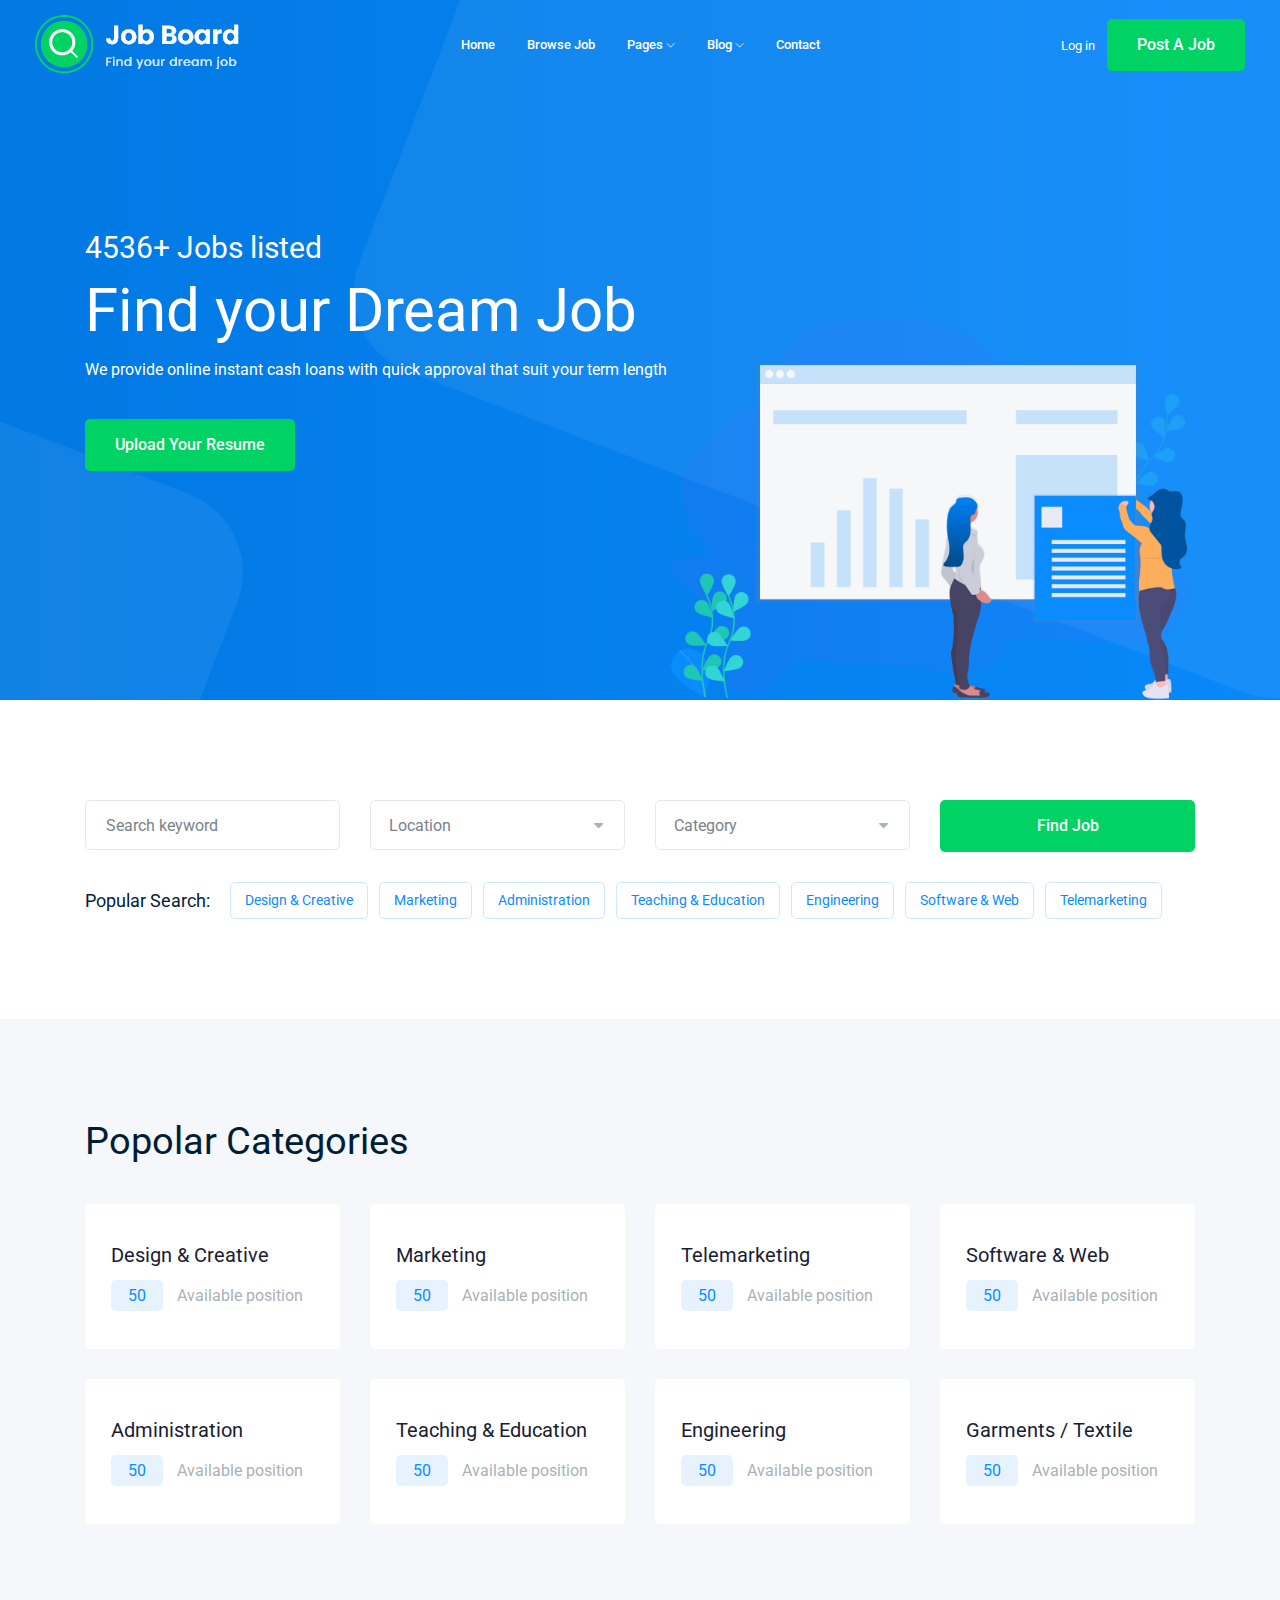
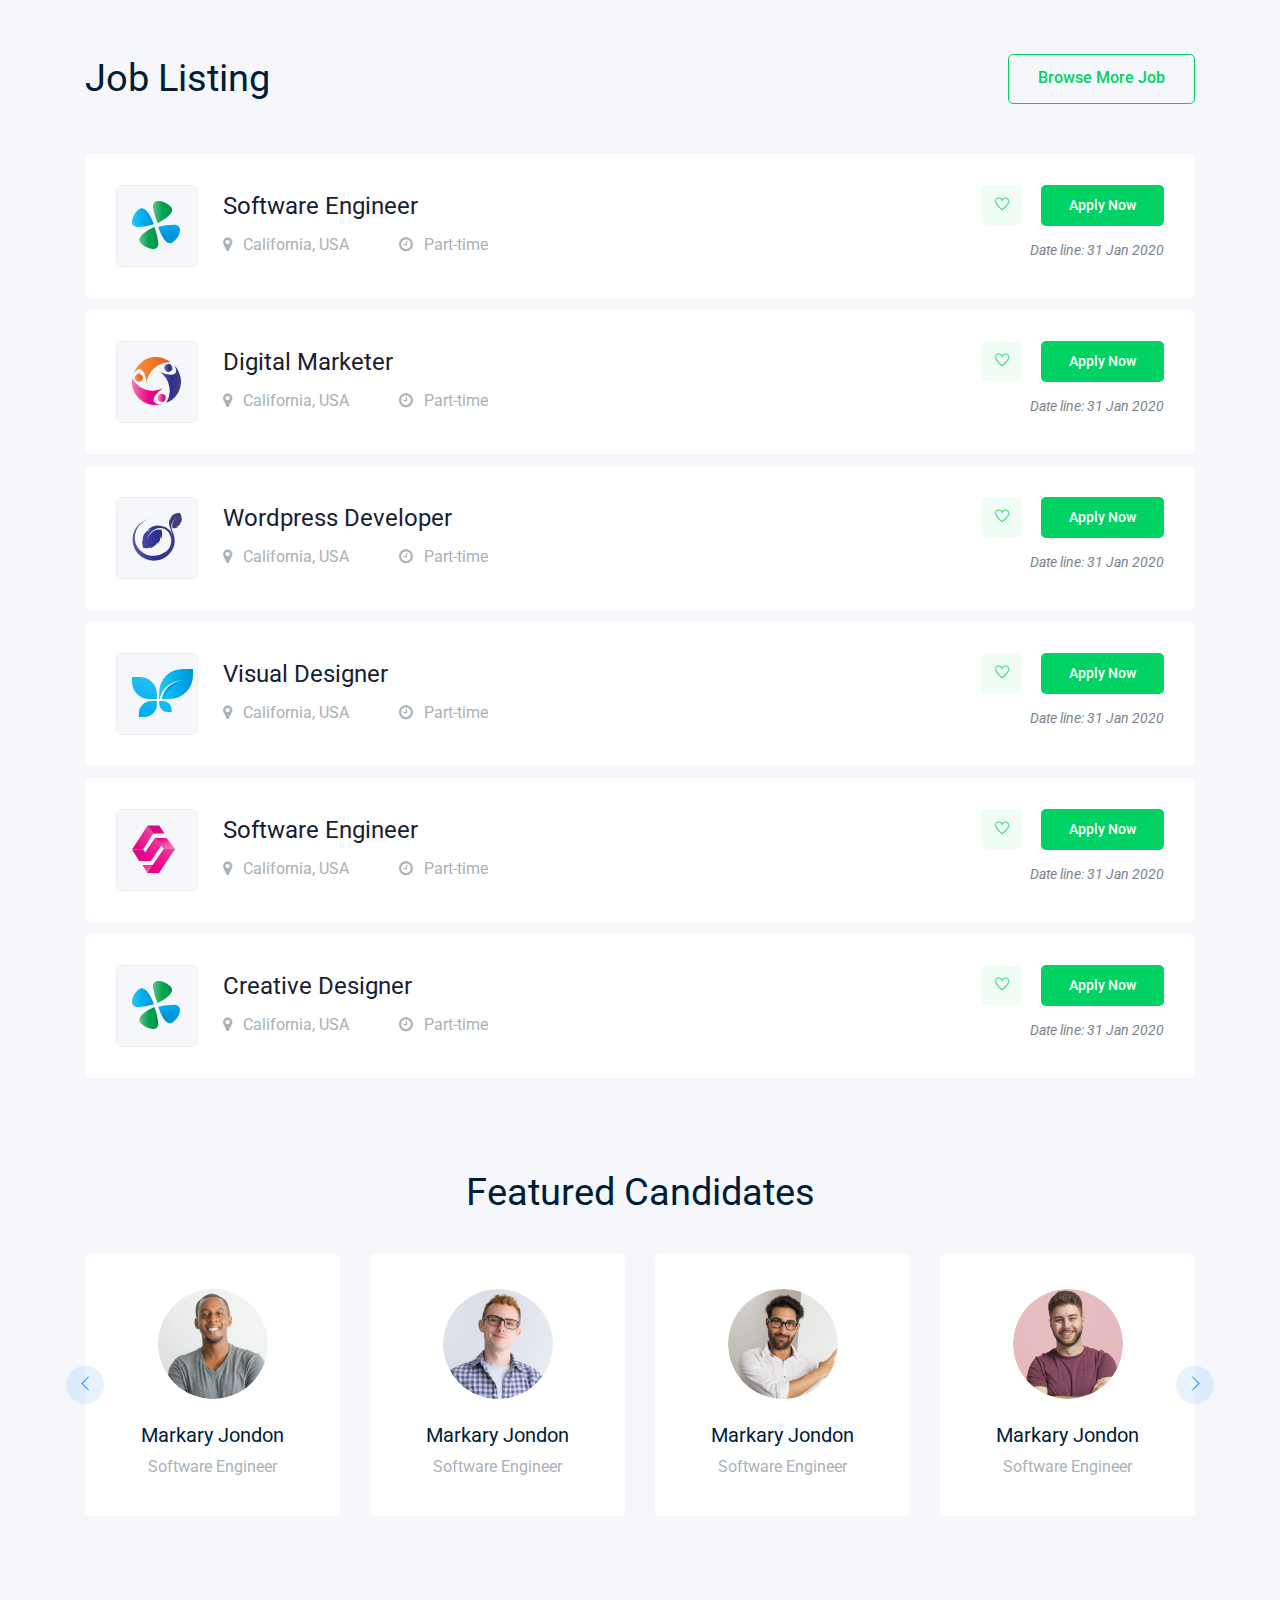
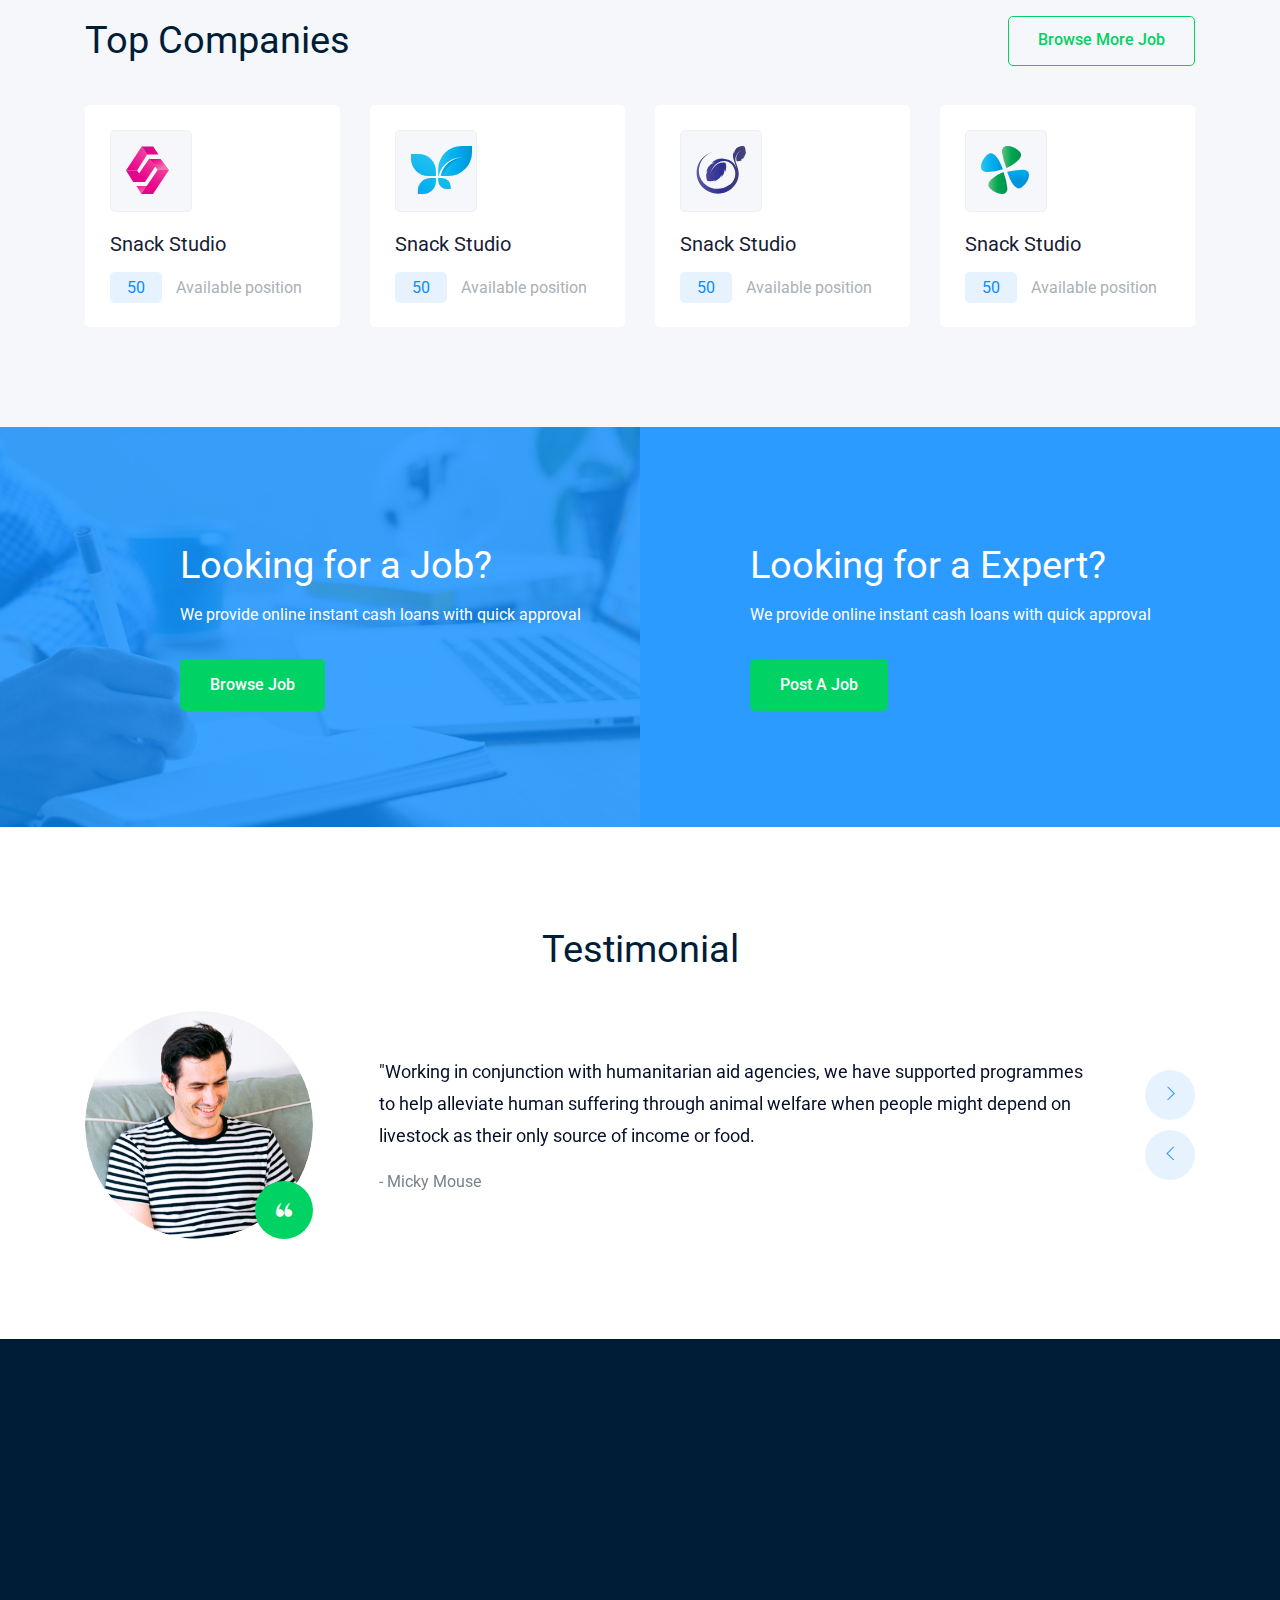
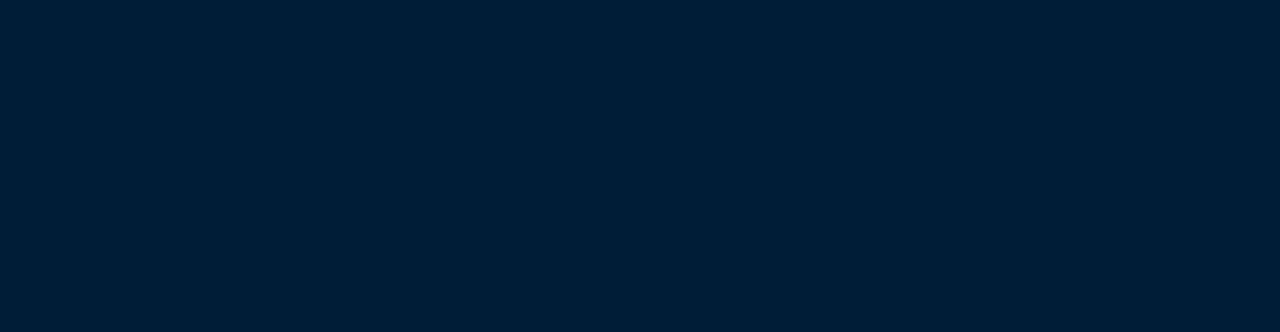
<file: Frontend-Template/index.html>
<!doctype html>
<html class="no-js" lang="zxx">

<head>
    <meta charset="utf-8">
    <meta http-equiv="x-ua-compatible" content="ie=edge">
    <title>Job Board</title>
    <meta name="description" content="">
    <meta name="viewport" content="width=device-width, initial-scale=1">

    <!-- <link rel="manifest" href="site.webmanifest"> -->
    <link rel="shortcut icon" type="image/x-icon" href="img/favicon.png">
    <!-- Place favicon.ico in the root directory -->

    <!-- CSS here -->
    <link rel="stylesheet" href="css/bootstrap.min.css">
    <link rel="stylesheet" href="css/owl.carousel.min.css">
    <link rel="stylesheet" href="css/magnific-popup.css">
    <link rel="stylesheet" href="css/font-awesome.min.css">
    <link rel="stylesheet" href="css/themify-icons.css">
    <link rel="stylesheet" href="css/nice-select.css">
    <link rel="stylesheet" href="css/flaticon.css">
    <link rel="stylesheet" href="css/gijgo.css">
    <link rel="stylesheet" href="css/animate.min.css">
    <link rel="stylesheet" href="css/slicknav.css">

    <link rel="stylesheet" href="css/style.css">
    <!-- <link rel="stylesheet" href="css/responsive.css"> -->
</head>

<body>
    <!--[if lte IE 9]>
            <p class="browserupgrade">You are using an <strong>outdated</strong> browser. Please <a href="https://browsehappy.com/">upgrade your browser</a> to improve your experience and security.</p>
        <![endif]-->

    <!-- header-start -->
    <header>
        <div class="header-area ">
            <div id="sticky-header" class="main-header-area">
                <div class="container-fluid ">
                    <div class="header_bottom_border">
                        <div class="row align-items-center">
                            <div class="col-xl-3 col-lg-2">
                                <div class="logo">
                                    <a href="index.html">
                                        <img src="img/logo.png" alt="">
                                    </a>
                                </div>
                            </div>
                            <div class="col-xl-6 col-lg-7">
                                <div class="main-menu  d-none d-lg-block">
                                    <nav>
                                        <ul id="navigation">
                                            <li><a href="index.html">home</a></li>
                                            <li><a href="jobs.html">Browse Job</a></li>
                                            <li><a href="#">pages <i class="ti-angle-down"></i></a>
                                                <ul class="submenu">
                                                    <li><a href="candidate.html">Candidates </a></li>
                                                    <li><a href="job_details.html">job details </a></li>
                                                    <li><a href="elements.html">elements</a></li>
                                                </ul>
                                            </li>
                                            <li><a href="#">blog <i class="ti-angle-down"></i></a>
                                                <ul class="submenu">
                                                    <li><a href="blog.html">blog</a></li>
                                                    <li><a href="single-blog.html">single-blog</a></li>
                                                </ul>
                                            </li>
                                            <li><a href="contact.html">Contact</a></li>
                                        </ul>
                                    </nav>
                                </div>
                            </div>
                            <div class="col-xl-3 col-lg-3 d-none d-lg-block">
                                <div class="Appointment">
                                    <div class="phone_num d-none d-xl-block">
                                        <a href="#">Log in</a>
                                    </div>
                                    <div class="d-none d-lg-block">
                                        <a class="boxed-btn3" href="#">Post a Job</a>
                                    </div>
                                </div>
                            </div>
                            <div class="col-12">
                                <div class="mobile_menu d-block d-lg-none"></div>
                            </div>
                        </div>
                    </div>

                </div>
            </div>
        </div>
    </header>
    <!-- header-end -->

    <!-- slider_area_start -->
    <div class="slider_area">
        <div class="single_slider  d-flex align-items-center slider_bg_1">
            <div class="container">
                <div class="row align-items-center">
                    <div class="col-lg-7 col-md-6">
                        <div class="slider_text">
                            <h5 class="wow fadeInLeft" data-wow-duration="1s" data-wow-delay=".2s">4536+ Jobs listed</h5>
                            <h3 class="wow fadeInLeft" data-wow-duration="1s" data-wow-delay=".3s">Find your Dream Job</h3>
                            <p class="wow fadeInLeft" data-wow-duration="1s" data-wow-delay=".4s">We provide online instant cash loans with quick approval that suit your term length</p>
                            <div class="sldier_btn wow fadeInLeft" data-wow-duration="1s" data-wow-delay=".5s">
                                <a href="#" class="boxed-btn3">Upload your Resume</a>
                            </div>
                        </div>
                    </div>
                </div>
            </div>
        </div>
        <div class="ilstration_img wow fadeInRight d-none d-lg-block text-right" data-wow-duration="1s" data-wow-delay=".2s">
            <img src="img/banner/illustration.png" alt="">
        </div>
    </div>
    <!-- slider_area_end -->

    <!-- catagory_area -->
    <div class="catagory_area">
        <div class="container">
            <div class="row cat_search">
                <div class="col-lg-3 col-md-4">
                    <div class="single_input">
                        <input type="text" placeholder="Search keyword">
                    </div>
                </div>
                <div class="col-lg-3 col-md-4">
                    <div class="single_input">
                        <select class="wide" >
                            <option data-display="Location">Location</option>
                            <option value="1">Dhaka</option>
                            <option value="2">Rangpur</option>
                            <option value="4">Sylet</option>
                          </select>
                    </div>
                </div>
                <div class="col-lg-3 col-md-4">
                    <div class="single_input">
                        <select class="wide">
                            <option data-display="Category">Category</option>
                            <option value="1">Category 1</option>
                            <option value="2">Category 2</option>
                            <option value="4">Category 3</option>
                          </select>
                    </div>
                </div>
                <div class="col-lg-3 col-md-12">
                    <div class="job_btn">
                        <a href="#" class="boxed-btn3">Find Job</a>
                    </div>
                </div>
            </div>
            <div class="row">
                <div class="col-lg-12">
                    <div class="popular_search d-flex align-items-center">
                        <span>Popular Search:</span>
                        <ul>
                            <li><a href="#">Design & Creative</a></li>
                            <li><a href="#">Marketing</a></li>
                            <li><a href="#">Administration</a></li>
                            <li><a href="#">Teaching & Education</a></li>
                            <li><a href="#">Engineering</a></li>
                            <li><a href="#">Software & Web</a></li>
                            <li><a href="#">Telemarketing</a></li>
                        </ul>
                    </div>
                </div>
            </div>
        </div>
    </div>
    <!--/ catagory_area -->

    <!-- popular_catagory_area_start  -->
    <div class="popular_catagory_area">
        <div class="container">
            <div class="row">
                <div class="col-lg-12">
                    <div class="section_title mb-40">
                        <h3>Popolar Categories</h3>
                    </div>
                </div>
            </div>
            <div class="row">
                <div class="col-lg-4 col-xl-3 col-md-6">
                    <div class="single_catagory">
                        <a href="jobs.html"><h4>Design & Creative</h4></a>
                        <p> <span>50</span> Available position</p>
                    </div>
                </div>
                <div class="col-lg-4 col-xl-3 col-md-6">
                    <div class="single_catagory">
                        <a href="jobs.html"><h4>Marketing</h4></a>
                        <p> <span>50</span> Available position</p>
                    </div>
                </div>
                <div class="col-lg-4 col-xl-3 col-md-6">
                    <div class="single_catagory">
                        <a href="jobs.html"><h4>Telemarketing</h4></a>
                        <p> <span>50</span> Available position</p>
                    </div>
                </div>
                <div class="col-lg-4 col-xl-3 col-md-6">
                    <div class="single_catagory">
                        <a href="jobs.html"><h4>Software & Web</h4></a>
                        <p> <span>50</span> Available position</p>
                    </div>
                </div>
                <div class="col-lg-4 col-xl-3 col-md-6">
                    <div class="single_catagory">
                        <a href="jobs.html"><h4>Administration</h4></a>
                        <p> <span>50</span> Available position</p>
                    </div>
                </div>
                <div class="col-lg-4 col-xl-3 col-md-6">
                    <div class="single_catagory">
                        <a href="jobs.html"><h4>Teaching & Education</h4></a>
                        <p> <span>50</span> Available position</p>
                    </div>
                </div>
                <div class="col-lg-4 col-xl-3 col-md-6">
                    <div class="single_catagory">
                        <a href="jobs.html"><h4>Engineering</h4></a>
                        <p> <span>50</span> Available position</p>
                    </div>
                </div>
                <div class="col-lg-4 col-xl-3 col-md-6">
                    <div class="single_catagory">
                        <a href="jobs.html"><h4>Garments / Textile</h4></a>
                        <p> <span>50</span> Available position</p>
                    </div>
                </div>
            </div>
        </div>
    </div>
    <!-- popular_catagory_area_end  -->

    <!-- job_listing_area_start  -->
    <div class="job_listing_area">
        <div class="container">
            <div class="row align-items-center">
                <div class="col-lg-6">
                    <div class="section_title">
                        <h3>Job Listing</h3>
                    </div>
                </div>
                <div class="col-lg-6">
                    <div class="brouse_job text-right">
                        <a href="jobs.html" class="boxed-btn4">Browse More Job</a>
                    </div>
                </div>
            </div>
            <div class="job_lists">
                <div class="row">
                    <div class="col-lg-12 col-md-12">
                        <div class="single_jobs white-bg d-flex justify-content-between">
                            <div class="jobs_left d-flex align-items-center">
                                <div class="thumb">
                                    <img src="img/svg_icon/1.svg" alt="">
                                </div>
                                <div class="jobs_conetent">
                                    <a href="job_details.html"><h4>Software Engineer</h4></a>
                                    <div class="links_locat d-flex align-items-center">
                                        <div class="location">
                                            <p> <i class="fa fa-map-marker"></i> California, USA</p>
                                        </div>
                                        <div class="location">
                                            <p> <i class="fa fa-clock-o"></i> Part-time</p>
                                        </div>
                                    </div>
                                </div>
                            </div>
                            <div class="jobs_right">
                                <div class="apply_now">
                                    <a class="heart_mark" href="#"> <i class="ti-heart"></i> </a>
                                    <a href="job_details.html" class="boxed-btn3">Apply Now</a>
                                </div>
                                <div class="date">
                                    <p>Date line: 31 Jan 2020</p>
                                </div>
                            </div>
                        </div>
                    </div>
                    <div class="col-lg-12 col-md-12">
                        <div class="single_jobs white-bg d-flex justify-content-between">
                            <div class="jobs_left d-flex align-items-center">
                                <div class="thumb">
                                    <img src="img/svg_icon/2.svg" alt="">
                                </div>
                                <div class="jobs_conetent">
                                    <a href="job_details.html"><h4>Digital Marketer</h4></a>
                                    <div class="links_locat d-flex align-items-center">
                                        <div class="location">
                                            <p> <i class="fa fa-map-marker"></i> California, USA</p>
                                        </div>
                                        <div class="location">
                                            <p> <i class="fa fa-clock-o"></i> Part-time</p>
                                        </div>
                                    </div>
                                </div>
                            </div>
                            <div class="jobs_right">
                                <div class="apply_now">
                                    <a class="heart_mark" href="#"> <i class="ti-heart"></i> </a>
                                    <a href="job_details.html" class="boxed-btn3">Apply Now</a>
                                </div>
                                <div class="date">
                                    <p>Date line: 31 Jan 2020</p>
                                </div>
                            </div>
                        </div>
                    </div>
                    <div class="col-lg-12 col-md-12">
                        <div class="single_jobs white-bg d-flex justify-content-between">
                            <div class="jobs_left d-flex align-items-center">
                                <div class="thumb">
                                    <img src="img/svg_icon/3.svg" alt="">
                                </div>
                                <div class="jobs_conetent">
                                    <a href="job_details.html"><h4>Wordpress Developer</h4></a>
                                    <div class="links_locat d-flex align-items-center">
                                        <div class="location">
                                            <p> <i class="fa fa-map-marker"></i> California, USA</p>
                                        </div>
                                        <div class="location">
                                            <p> <i class="fa fa-clock-o"></i> Part-time</p>
                                        </div>
                                    </div>
                                </div>
                            </div>
                            <div class="jobs_right">
                                <div class="apply_now">
                                    <a class="heart_mark" href="#"> <i class="ti-heart"></i> </a>
                                    <a href="job_details.html" class="boxed-btn3">Apply Now</a>
                                </div>
                                <div class="date">
                                    <p>Date line: 31 Jan 2020</p>
                                </div>
                            </div>
                        </div>
                    </div>
                    <div class="col-lg-12 col-md-12">
                        <div class="single_jobs white-bg d-flex justify-content-between">
                            <div class="jobs_left d-flex align-items-center">
                                <div class="thumb">
                                    <img src="img/svg_icon/4.svg" alt="">
                                </div>
                                <div class="jobs_conetent">
                                    <a href="job_details.html"><h4>Visual Designer</h4></a>
                                    <div class="links_locat d-flex align-items-center">
                                        <div class="location">
                                            <p> <i class="fa fa-map-marker"></i> California, USA</p>
                                        </div>
                                        <div class="location">
                                            <p> <i class="fa fa-clock-o"></i> Part-time</p>
                                        </div>
                                    </div>
                                </div>
                            </div>
                            <div class="jobs_right">
                                <div class="apply_now">
                                    <a class="heart_mark" href="#"> <i class="ti-heart"></i> </a>
                                    <a href="job_details.html" class="boxed-btn3">Apply Now</a>
                                </div>
                                <div class="date">
                                    <p>Date line: 31 Jan 2020</p>
                                </div>
                            </div>
                        </div>
                    </div>
                    <div class="col-lg-12 col-md-12">
                        <div class="single_jobs white-bg d-flex justify-content-between">
                            <div class="jobs_left d-flex align-items-center">
                                <div class="thumb">
                                    <img src="img/svg_icon/5.svg" alt="">
                                </div>
                                <div class="jobs_conetent">
                                    <a href="job_details.html"><h4>Software Engineer</h4></a>
                                    <div class="links_locat d-flex align-items-center">
                                        <div class="location">
                                            <p> <i class="fa fa-map-marker"></i> California, USA</p>
                                        </div>
                                        <div class="location">
                                            <p> <i class="fa fa-clock-o"></i> Part-time</p>
                                        </div>
                                    </div>
                                </div>
                            </div>
                            <div class="jobs_right">
                                <div class="apply_now">
                                    <a class="heart_mark" href="#"> <i class="ti-heart"></i> </a>
                                    <a href="job_details.html" class="boxed-btn3">Apply Now</a>
                                </div>
                                <div class="date">
                                    <p>Date line: 31 Jan 2020</p>
                                </div>
                            </div>
                        </div>
                    </div>
                    <div class="col-lg-12 col-md-12">
                        <div class="single_jobs white-bg d-flex justify-content-between">
                            <div class="jobs_left d-flex align-items-center">
                                <div class="thumb">
                                    <img src="img/svg_icon/1.svg" alt="">
                                </div>
                                <div class="jobs_conetent">
                                    <a href="job_details.html"><h4>Creative Designer</h4></a>
                                    <div class="links_locat d-flex align-items-center">
                                        <div class="location">
                                            <p> <i class="fa fa-map-marker"></i> California, USA</p>
                                        </div>
                                        <div class="location">
                                            <p> <i class="fa fa-clock-o"></i> Part-time</p>
                                        </div>
                                    </div>
                                </div>
                            </div>
                            <div class="jobs_right">
                                <div class="apply_now">
                                    <a class="heart_mark" href="#"> <i class="ti-heart"></i> </a>
                                    <a href="job_details.html" class="boxed-btn3">Apply Now</a>
                                </div>
                                <div class="date">
                                    <p>Date line: 31 Jan 2020</p>
                                </div>
                            </div>
                        </div>
                    </div>
                </div>
            </div>
        </div>
    </div>
    <!-- job_listing_area_end  -->

    <!-- featured_candidates_area_start  -->
    <div class="featured_candidates_area">
        <div class="container">
            <div class="row">
                <div class="col-lg-12">
                    <div class="section_title text-center mb-40">
                        <h3>Featured Candidates</h3>
                    </div>
                </div>
            </div>
            <div class="row">
                <div class="col-lg-12">
                    <div class="candidate_active owl-carousel">
                        <div class="single_candidates text-center">
                            <div class="thumb">
                                <img src="img/candiateds/1.png" alt="">
                            </div>
                            <a href="#"><h4>Markary Jondon</h4></a>
                            <p>Software Engineer</p>
                        </div>
                        <div class="single_candidates text-center">
                            <div class="thumb">
                                <img src="img/candiateds/2.png" alt="">
                            </div>
                            <a href="#"><h4>Markary Jondon</h4></a>
                            <p>Software Engineer</p>
                        </div>
                        <div class="single_candidates text-center">
                            <div class="thumb">
                                <img src="img/candiateds/3.png" alt="">
                            </div>
                            <a href="#"><h4>Markary Jondon</h4></a>
                            <p>Software Engineer</p>
                        </div>
                        <div class="single_candidates text-center">
                            <div class="thumb">
                                <img src="img/candiateds/4.png" alt="">
                            </div>
                            <a href="#"><h4>Markary Jondon</h4></a>
                            <p>Software Engineer</p>
                        </div>
                        <div class="single_candidates text-center">
                            <div class="thumb">
                                <img src="img/candiateds/5.png" alt="">
                            </div>
                            <a href="#"><h4>Markary Jondon</h4></a>
                            <p>Software Engineer</p>
                        </div>
                        <div class="single_candidates text-center">
                            <div class="thumb">
                                <img src="img/candiateds/6.png" alt="">
                            </div>
                            <a href="#"><h4>Markary Jondon</h4></a>
                            <p>Software Engineer</p>
                        </div>
                        <div class="single_candidates text-center">
                            <div class="thumb">
                                <img src="img/candiateds/7.png" alt="">
                            </div>
                            <a href="#"><h4>Markary Jondon</h4></a>
                            <p>Software Engineer</p>
                        </div>
                        <div class="single_candidates text-center">
                            <div class="thumb">
                                <img src="img/candiateds/8.png" alt="">
                            </div>
                            <a href="#"><h4>Markary Jondon</h4></a>
                            <p>Software Engineer</p>
                        </div>
                        <div class="single_candidates text-center">
                            <div class="thumb">
                                <img src="img/candiateds/9.png" alt="">
                            </div>
                            <a href="#"><h4>Markary Jondon</h4></a>
                            <p>Software Engineer</p>
                        </div>
                        <div class="single_candidates text-center">
                            <div class="thumb">
                                <img src="img/candiateds/9.png" alt="">
                            </div>
                            <a href="#"><h4>Markary Jondon</h4></a>
                            <p>Software Engineer</p>
                        </div>
                        <div class="single_candidates text-center">
                            <div class="thumb">
                                <img src="img/candiateds/10.png" alt="">
                            </div>
                            <a href="#"><h4>Markary Jondon</h4></a>
                            <p>Software Engineer</p>
                        </div>
                        <div class="single_candidates text-center">
                            <div class="thumb">
                                <img src="img/candiateds/3.png" alt="">
                            </div>
                            <a href="#"><h4>Markary Jondon</h4></a>
                            <p>Software Engineer</p>
                        </div>
                        <div class="single_candidates text-center">
                            <div class="thumb">
                                <img src="img/candiateds/4.png" alt="">
                            </div>
                            <a href="#"><h4>Markary Jondon</h4></a>
                            <p>Software Engineer</p>
                        </div>
                    </div>
                </div>
            </div>
        </div>
    </div>
    <!-- featured_candidates_area_end  -->

    <div class="top_companies_area">
        <div class="container">
            <div class="row align-items-center mb-40">
                <div class="col-lg-6 col-md-6">
                    <div class="section_title">
                        <h3>Top Companies</h3>
                    </div>
                </div>
                <div class="col-lg-6 col-md-6">
                    <div class="brouse_job text-right">
                        <a href="jobs.html" class="boxed-btn4">Browse More Job</a>
                    </div>
                </div>
            </div>
            <div class="row">
                <div class="col-lg-4 col-xl-3 col-md-6">
                    <div class="single_company">
                        <div class="thumb">
                            <img src="img/svg_icon/5.svg" alt="">
                        </div>
                        <a href="jobs.html"><h3>Snack Studio</h3></a>
                        <p> <span>50</span> Available position</p>
                    </div>
                </div>
                <div class="col-lg-4 col-xl-3 col-md-6">
                    <div class="single_company">
                        <div class="thumb">
                            <img src="img/svg_icon/4.svg" alt="">
                        </div>
                        <a href="jobs.html"><h3>Snack Studio</h3></a>
                        <p> <span>50</span> Available position</p>
                    </div>
                </div>
                <div class="col-lg-4 col-xl-3 col-md-6">
                    <div class="single_company">
                        <div class="thumb">
                            <img src="img/svg_icon/3.svg" alt="">
                        </div>
                        <a href="jobs.html"><h3>Snack Studio</h3></a>
                        <p> <span>50</span> Available position</p>
                    </div>
                </div>
                <div class="col-lg-4 col-xl-3 col-md-6">
                    <div class="single_company">
                        <div class="thumb">
                            <img src="img/svg_icon/1.svg" alt="">
                        </div>
                        <a href="jobs.html"><h3>Snack Studio</h3></a>
                        <p> <span>50</span> Available position</p>
                    </div>
                </div>
            </div>
        </div>
    </div>

    <!-- job_searcing_wrap  -->
    <div class="job_searcing_wrap overlay">
        <div class="container">
            <div class="row">
                <div class="col-lg-5 offset-lg-1 col-md-6">
                    <div class="searching_text">
                        <h3>Looking for a Job?</h3>
                        <p>We provide online instant cash loans with quick approval </p>
                        <a href="#" class="boxed-btn3">Browse Job</a>
                    </div>
                </div>
                <div class="col-lg-5 offset-lg-1 col-md-6">
                    <div class="searching_text">
                        <h3>Looking for a Expert?</h3>
                        <p>We provide online instant cash loans with quick approval </p>
                        <a href="#" class="boxed-btn3">Post a Job</a>
                    </div>
                </div>
            </div>
        </div>
    </div>
    <!-- job_searcing_wrap end  -->

    <!-- testimonial_area  -->
    <div class="testimonial_area  ">
        <div class="container">
            <div class="row">
                <div class="col-lg-12">
                    <div class="section_title text-center mb-40">
                        <h3>Testimonial</h3>
                    </div>
                </div>
                <div class="col-xl-12">
                    <div class="testmonial_active owl-carousel">
                        <div class="single_carousel">
                            <div class="row">
                                <div class="col-lg-11">
                                    <div class="single_testmonial d-flex align-items-center">
                                        <div class="thumb">
                                            <img src="img/testmonial/author.png" alt="">
                                            <div class="quote_icon">
                                                <i class="Flaticon flaticon-quote"></i>
                                            </div>
                                        </div>
                                        <div class="info">
                                            <p>"Working in conjunction with humanitarian aid agencies, we have supported programmes to help alleviate human suffering through animal welfare when people might depend on livestock as their only source of income or food.</p>
                                            <span>- Micky Mouse</span>
                                        </div>
                                    </div>
                                </div>
                            </div>
                        </div>
                        <div class="single_carousel">
                            <div class="row">
                                <div class="col-lg-11">
                                    <div class="single_testmonial d-flex align-items-center">
                                        <div class="thumb">
                                            <img src="img/testmonial/author.png" alt="">
                                            <div class="quote_icon">
                                                <i class=" Flaticon flaticon-quote"></i>
                                            </div>
                                        </div>
                                        <div class="info">
                                            <p>"Working in conjunction with humanitarian aid agencies, we have supported programmes to help alleviate human suffering through animal welfare when people might depend on livestock as their only source of income or food.</p>
                                            <span>- Micky Mouse</span>
                                        </div>
                                    </div>
                                </div>
                            </div>
                        </div>
                        <div class="single_carousel">
                            <div class="row">
                                <div class="col-lg-11">
                                    <div class="single_testmonial d-flex align-items-center">
                                        <div class="thumb">
                                            <img src="img/testmonial/author.png" alt="">
                                            <div class="quote_icon">
                                                <i class="Flaticon flaticon-quote"></i>
                                            </div>
                                        </div>
                                        <div class="info">
                                            <p>"Working in conjunction with humanitarian aid agencies, we have supported programmes to help alleviate human suffering through animal welfare when people might depend on livestock as their only source of income or food.</p>
                                            <span>- Micky Mouse</span>
                                        </div>
                                    </div>
                                </div>
                            </div>
                        </div>
                    </div>
                </div>
            </div>
        </div>
    </div>
    <!-- /testimonial_area  -->


    <!-- footer start -->
    <footer class="footer">
        <div class="footer_top">
            <div class="container">
                <div class="row">
                    <div class="col-xl-3 col-md-6 col-lg-3">
                        <div class="footer_widget wow fadeInUp" data-wow-duration="1s" data-wow-delay=".3s">
                            <div class="footer_logo">
                                <a href="#">
                                    <img src="img/logo.png" alt="">
                                </a>
                            </div>
                            <p>
                                finloan@support.com <br>
                                +10 873 672 6782 <br>
                                600/D, Green road, NewYork
                            </p>
                            <div class="socail_links">
                                <ul>
                                    <li>
                                        <a href="#">
                                            <i class="ti-facebook"></i>
                                        </a>
                                    </li>
                                    <li>
                                        <a href="#">
                                            <i class="fa fa-google-plus"></i>
                                        </a>
                                    </li>
                                    <li>
                                        <a href="#">
                                            <i class="fa fa-twitter"></i>
                                        </a>
                                    </li>
                                    <li>
                                        <a href="#">
                                            <i class="fa fa-instagram"></i>
                                        </a>
                                    </li>
                                </ul>
                            </div>

                        </div>
                    </div>
                    <div class="col-xl-2 col-md-6 col-lg-2">
                        <div class="footer_widget wow fadeInUp" data-wow-duration="1.1s" data-wow-delay=".4s">
                            <h3 class="footer_title">
                                Company
                            </h3>
                            <ul>
                                <li><a href="#">About </a></li>
                                <li><a href="#"> Pricing</a></li>
                                <li><a href="#">Carrier Tips</a></li>
                                <li><a href="#">FAQ</a></li>
                            </ul>

                        </div>
                    </div>
                    <div class="col-xl-3 col-md-6 col-lg-3">
                        <div class="footer_widget wow fadeInUp" data-wow-duration="1.2s" data-wow-delay=".5s">
                            <h3 class="footer_title">
                                Category
                            </h3>
                            <ul>
                                <li><a href="#">Design & Art</a></li>
                                <li><a href="#">Engineering</a></li>
                                <li><a href="#">Sales & Marketing</a></li>
                                <li><a href="#">Finance</a></li>
                            </ul>
                        </div>
                    </div>
                    <div class="col-xl-4 col-md-6 col-lg-4">
                        <div class="footer_widget wow fadeInUp" data-wow-duration="1.3s" data-wow-delay=".6s">
                            <h3 class="footer_title">
                                Subscribe
                            </h3>
                            <form action="#" class="newsletter_form">
                                <input type="text" placeholder="Enter your mail">
                                <button type="submit">Subscribe</button>
                            </form>
                            <p class="newsletter_text">Esteem spirit temper too say adieus who direct esteem esteems
                                luckily.</p>
                        </div>
                    </div>
                </div>
            </div>
        </div>
        <div class="copy-right_text wow fadeInUp" data-wow-duration="1.4s" data-wow-delay=".3s">
            <div class="container">
                <div class="footer_border"></div>
                <div class="row">
                    <div class="col-xl-12">
                        <p class="copy_right text-center">
                            <!-- Link back to Colorlib can't be removed. Template is licensed under CC BY 3.0. -->
Copyright &copy;<script>document.write(new Date().getFullYear());</script> All rights reserved | This template is made with <i class="fa fa-heart-o" aria-hidden="true"></i> by <a href="https://colorlib.com" target="_blank">Colorlib</a>
<!-- Link back to Colorlib can't be removed. Template is licensed under CC BY 3.0. -->
                        </p>
                    </div>
                </div>
            </div>
        </div>
    </footer>
    <!--/ footer end  -->

    <!-- link that opens popup -->
    <!-- JS here -->
    <script src="js/vendor/modernizr-3.5.0.min.js"></script>
    <script src="js/vendor/jquery-1.12.4.min.js"></script>
    <script src="js/popper.min.js"></script>
    <script src="js/bootstrap.min.js"></script>
    <script src="js/owl.carousel.min.js"></script>
    <script src="js/isotope.pkgd.min.js"></script>
    <script src="js/ajax-form.js"></script>
    <script src="js/waypoints.min.js"></script>
    <script src="js/jquery.counterup.min.js"></script>
    <script src="js/imagesloaded.pkgd.min.js"></script>
    <script src="js/scrollIt.js"></script>
    <script src="js/jquery.scrollUp.min.js"></script>
    <script src="js/wow.min.js"></script>
    <script src="js/nice-select.min.js"></script>
    <script src="js/jquery.slicknav.min.js"></script>
    <script src="js/jquery.magnific-popup.min.js"></script>
    <script src="js/plugins.js"></script>
    <script src="js/gijgo.min.js"></script>



    <!--contact js-->
    <script src="js/contact.js"></script>
    <script src="js/jquery.ajaxchimp.min.js"></script>
    <script src="js/jquery.form.js"></script>
    <script src="js/jquery.validate.min.js"></script>
    <script src="js/mail-script.js"></script>


    <script src="js/main.js"></script>
</body>

</html>
</file>
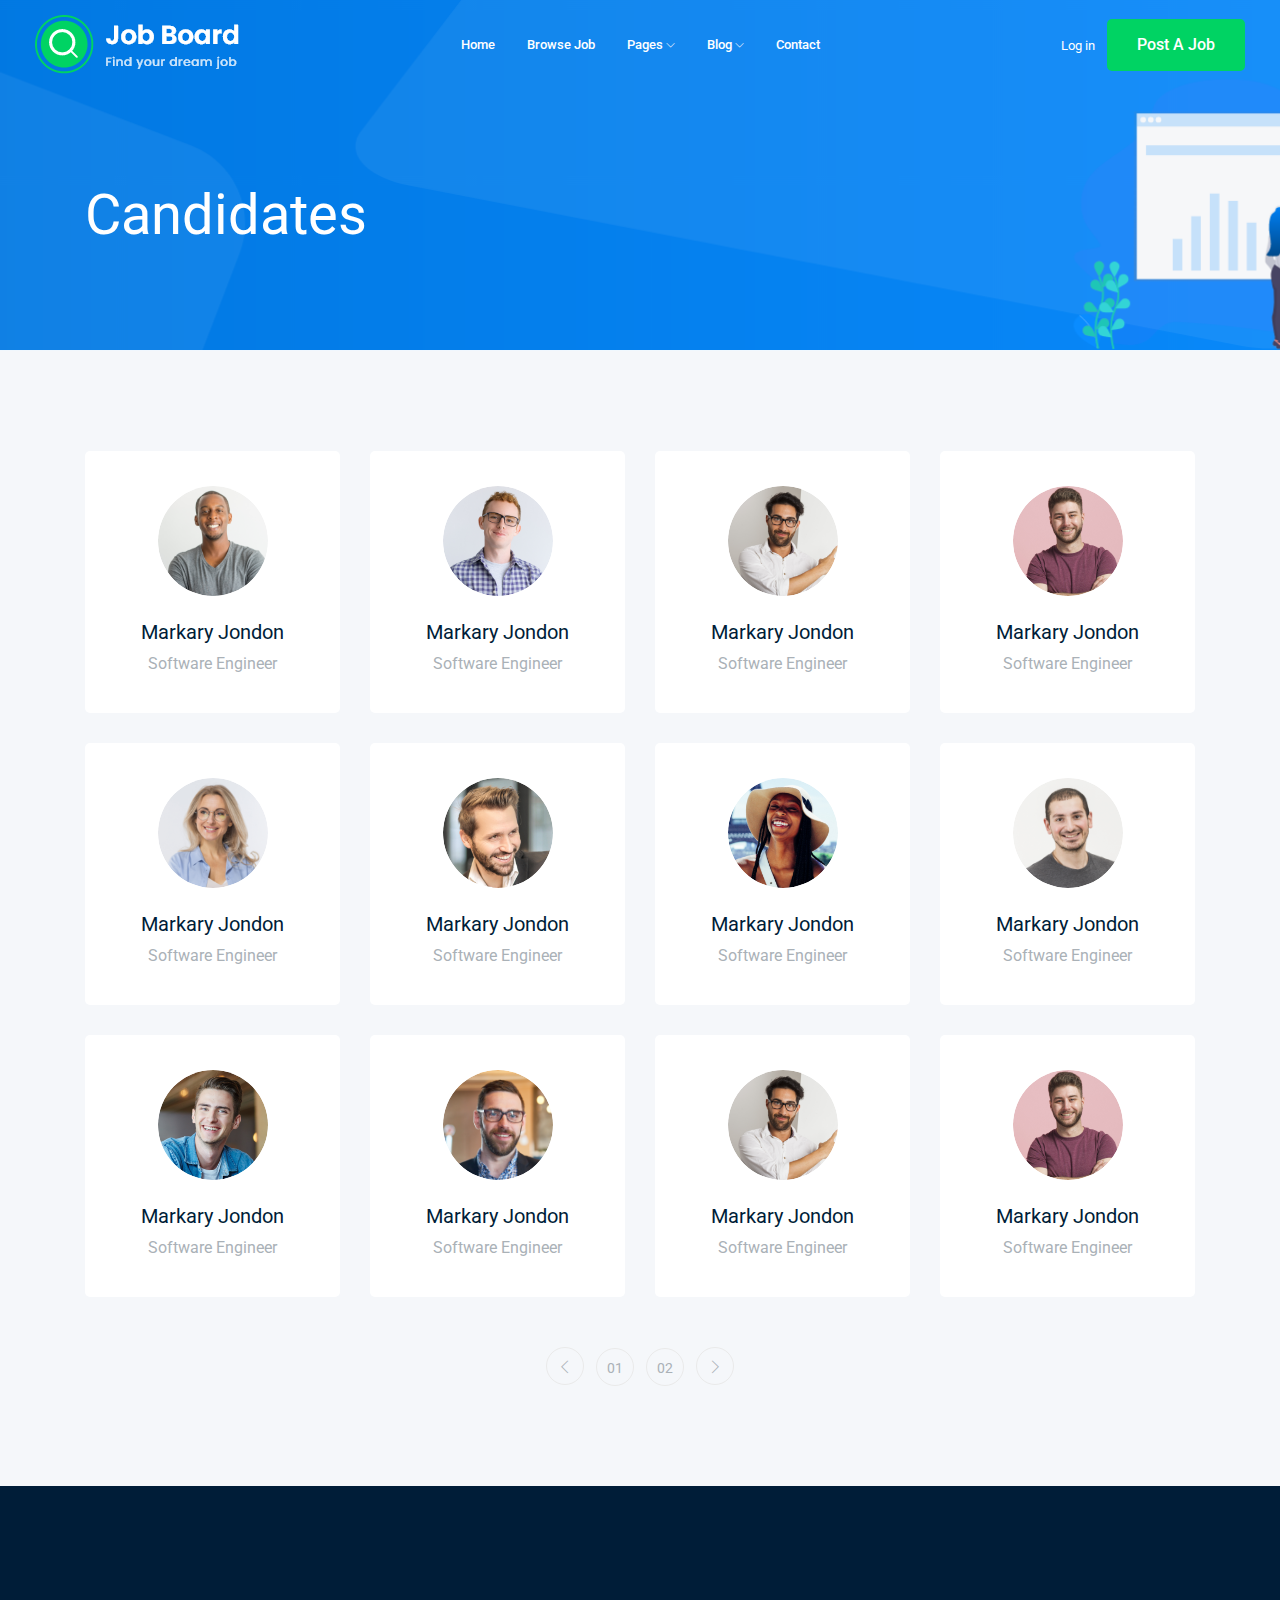
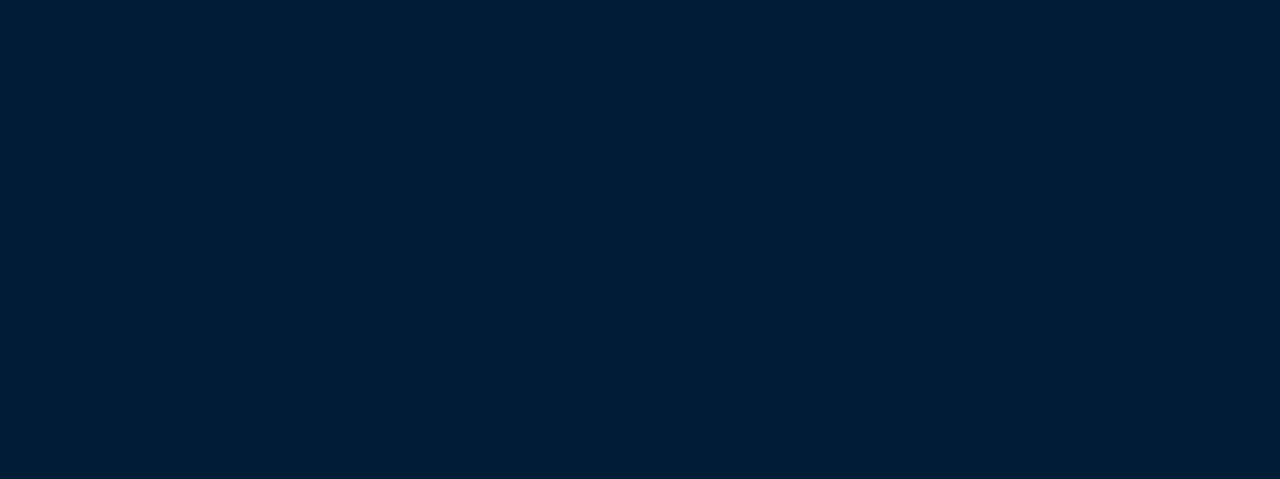
<file: Frontend-Template/candidate.html>
<!doctype html>
<html class="no-js" lang="zxx">

<head>
    <meta charset="utf-8">
    <meta http-equiv="x-ua-compatible" content="ie=edge">
    <title>Job Board</title>
    <meta name="description" content="">
    <meta name="viewport" content="width=device-width, initial-scale=1">

    <!-- <link rel="manifest" href="site.webmanifest"> -->
    <link rel="shortcut icon" type="image/x-icon" href="img/favicon.png">
    <!-- Place favicon.ico in the root directory -->

    <!-- CSS here -->
    <link rel="stylesheet" href="css/bootstrap.min.css">
    <link rel="stylesheet" href="css/owl.carousel.min.css">
    <link rel="stylesheet" href="css/magnific-popup.css">
    <link rel="stylesheet" href="css/font-awesome.min.css">
    <link rel="stylesheet" href="css/themify-icons.css">
    <link rel="stylesheet" href="css/nice-select.css">
    <link rel="stylesheet" href="css/flaticon.css">
    <link rel="stylesheet" href="css/gijgo.css">
    <link rel="stylesheet" href="css/animate.min.css">
    <link rel="stylesheet" href="css/slicknav.css">

    <link rel="stylesheet" href="css/style.css">
    <!-- <link rel="stylesheet" href="css/responsive.css"> -->
</head>

<body>
    <!--[if lte IE 9]>
            <p class="browserupgrade">You are using an <strong>outdated</strong> browser. Please <a href="https://browsehappy.com/">upgrade your browser</a> to improve your experience and security.</p>
        <![endif]-->

    <!-- header-start -->
    <header>
        <div class="header-area ">
            <div id="sticky-header" class="main-header-area">
                <div class="container-fluid ">
                    <div class="header_bottom_border">
                        <div class="row align-items-center">
                            <div class="col-xl-3 col-lg-2">
                                <div class="logo">
                                    <a href="index.html">
                                        <img src="img/logo.png" alt="">
                                    </a>
                                </div>
                            </div>
                            <div class="col-xl-6 col-lg-7">
                                <div class="main-menu  d-none d-lg-block">
                                    <nav>
                                        <ul id="navigation">
                                            <li><a href="index.html">home</a></li>
                                            <li><a href="jobs.html">Browse Job</a></li>
                                            <li><a href="#">pages <i class="ti-angle-down"></i></a>
                                                <ul class="submenu">
                                                    <li><a href="candidate.html">Candidates </a></li>
                                                    <li><a href="job_details.html">job details </a></li>
                                                    <li><a href="elements.html">elements</a></li>
                                                </ul>
                                            </li>
                                            <li><a href="#">blog <i class="ti-angle-down"></i></a>
                                                <ul class="submenu">
                                                    <li><a href="blog.html">blog</a></li>
                                                    <li><a href="single-blog.html">single-blog</a></li>
                                                </ul>
                                            </li>
                                            <li><a href="contact.html">Contact</a></li>
                                        </ul>
                                    </nav>
                                </div>
                            </div>
                            <div class="col-xl-3 col-lg-3 d-none d-lg-block">
                                <div class="Appointment">
                                    <div class="phone_num d-none d-xl-block">
                                        <a href="#">Log in</a>
                                    </div>
                                    <div class="d-none d-lg-block">
                                        <a class="boxed-btn3" href="#">Post a Job</a>
                                    </div>
                                </div>
                            </div>
                            <div class="col-12">
                                <div class="mobile_menu d-block d-lg-none"></div>
                            </div>
                        </div>
                    </div>

                </div>
            </div>
        </div>
    </header>
    <!-- header-end -->

    <!-- bradcam_area  -->
    <div class="bradcam_area bradcam_bg_1">
        <div class="container">
            <div class="row">
                <div class="col-xl-12">
                    <div class="bradcam_text">
                        <h3>Candidates</h3>
                    </div>
                </div>
            </div>
        </div>
    </div>
    <!--/ bradcam_area  -->

    <!-- featured_candidates_area_start  -->
    <div class="featured_candidates_area candidate_page_padding">
        <div class="container">
            <div class="row">
                <div class="col-md-6 col-lg-3">
                    <div class="single_candidates text-center">
                        <div class="thumb">
                            <img src="img/candiateds/1.png" alt="">
                        </div>
                        <a href="#"><h4>Markary Jondon</h4></a>
                        <p>Software Engineer</p>
                    </div>
                </div>
                <div class="col-md-6 col-lg-3">
                    <div class="single_candidates text-center">
                        <div class="thumb">
                            <img src="img/candiateds/2.png" alt="">
                        </div>
                        <a href="#"><h4>Markary Jondon</h4></a>
                        <p>Software Engineer</p>
                    </div>
                </div>
                <div class="col-md-6 col-lg-3">
                    <div class="single_candidates text-center">
                        <div class="thumb">
                            <img src="img/candiateds/3.png" alt="">
                        </div>
                        <a href="#"><h4>Markary Jondon</h4></a>
                        <p>Software Engineer</p>
                    </div>
                </div>
                <div class="col-md-6 col-lg-3">
                    <div class="single_candidates text-center">
                        <div class="thumb">
                            <img src="img/candiateds/4.png" alt="">
                        </div>
                        <a href="#"><h4>Markary Jondon</h4></a>
                        <p>Software Engineer</p>
                    </div>
                </div>
                <div class="col-md-6 col-lg-3">
                    
                    <div class="single_candidates text-center">
                        <div class="thumb">
                            <img src="img/candiateds/5.png" alt="">
                        </div>
                        <a href="#"><h4>Markary Jondon</h4></a>
                        <p>Software Engineer</p>
                    </div>
                </div>
                <div class="col-md-6 col-lg-3">
                    <div class="single_candidates text-center">
                        <div class="thumb">
                            <img src="img/candiateds/6.png" alt="">
                        </div>
                        <a href="#"><h4>Markary Jondon</h4></a>
                        <p>Software Engineer</p>
                    </div>
                </div>
                <div class="col-md-6 col-lg-3">
                    <div class="single_candidates text-center">
                        <div class="thumb">
                            <img src="img/candiateds/7.png" alt="">
                        </div>
                        <a href="#"><h4>Markary Jondon</h4></a>
                        <p>Software Engineer</p>
                    </div>
                </div>
                <div class="col-md-6 col-lg-3">
                    <div class="single_candidates text-center">
                        <div class="thumb">
                            <img src="img/candiateds/8.png" alt="">
                        </div>
                        <a href="#"><h4>Markary Jondon</h4></a>
                        <p>Software Engineer</p>
                    </div>
                </div>
                <div class="col-md-6 col-lg-3">
                    <div class="single_candidates text-center">
                        <div class="thumb">
                            <img src="img/candiateds/9.png" alt="">
                        </div>
                        <a href="#"><h4>Markary Jondon</h4></a>
                        <p>Software Engineer</p>
                    </div>
                </div>
                <div class="col-md-6 col-lg-3">
                    <div class="single_candidates text-center">
                        <div class="thumb">
                            <img src="img/candiateds/10.png" alt="">
                        </div>
                        <a href="#"><h4>Markary Jondon</h4></a>
                        <p>Software Engineer</p>
                    </div>
                </div>
                <div class="col-md-6 col-lg-3">
                    <div class="single_candidates text-center">
                        <div class="thumb">
                            <img src="img/candiateds/3.png" alt="">
                        </div>
                        <a href="#"><h4>Markary Jondon</h4></a>
                        <p>Software Engineer</p>
                    </div>
                </div>
                <div class="col-md-6 col-lg-3">
                    <div class="single_candidates text-center">
                        <div class="thumb">
                            <img src="img/candiateds/4.png" alt="">
                        </div>
                        <a href="#"><h4>Markary Jondon</h4></a>
                        <p>Software Engineer</p>
                    </div>
                </div>
            </div>
            <div class="row">
                <div class="col-lg-12">
                    <div class="pagination_wrap">
                        <ul>
                            <li><a href="#"> <i class="ti-angle-left"></i> </a></li>
                            <li><a href="#"><span>01</span></a></li>
                            <li><a href="#"><span>02</span></a></li>
                            <li><a href="#"> <i class="ti-angle-right"></i> </a></li>
                        </ul>
                    </div>
                </div>
            </div>
        </div>
    </div>
    <!-- featured_candidates_area_end  -->



    <!-- footer start -->
    <footer class="footer">
        <div class="footer_top">
            <div class="container">
                <div class="row">
                    <div class="col-xl-3 col-md-6 col-lg-3">
                        <div class="footer_widget wow fadeInUp" data-wow-duration="1s" data-wow-delay=".3s">
                            <div class="footer_logo">
                                <a href="#">
                                    <img src="img/logo.png" alt="">
                                </a>
                            </div>
                            <p>
                                finloan@support.com <br>
                                +10 873 672 6782 <br>
                                600/D, Green road, NewYork
                            </p>
                            <div class="socail_links">
                                <ul>
                                    <li>
                                        <a href="#">
                                            <i class="ti-facebook"></i>
                                        </a>
                                    </li>
                                    <li>
                                        <a href="#">
                                            <i class="fa fa-google-plus"></i>
                                        </a>
                                    </li>
                                    <li>
                                        <a href="#">
                                            <i class="fa fa-twitter"></i>
                                        </a>
                                    </li>
                                    <li>
                                        <a href="#">
                                            <i class="fa fa-instagram"></i>
                                        </a>
                                    </li>
                                </ul>
                            </div>

                        </div>
                    </div>
                    <div class="col-xl-2 col-md-6 col-lg-2">
                        <div class="footer_widget wow fadeInUp" data-wow-duration="1.1s" data-wow-delay=".4s">
                            <h3 class="footer_title">
                                Company
                            </h3>
                            <ul>
                                <li><a href="#">About </a></li>
                                <li><a href="#"> Pricing</a></li>
                                <li><a href="#">Carrier Tips</a></li>
                                <li><a href="#">FAQ</a></li>
                            </ul>

                        </div>
                    </div>
                    <div class="col-xl-3 col-md-6 col-lg-3">
                        <div class="footer_widget wow fadeInUp" data-wow-duration="1.2s" data-wow-delay=".5s">
                            <h3 class="footer_title">
                                Category
                            </h3>
                            <ul>
                                <li><a href="#">Design & Art</a></li>
                                <li><a href="#">Engineering</a></li>
                                <li><a href="#">Sales & Marketing</a></li>
                                <li><a href="#">Finance</a></li>
                            </ul>
                        </div>
                    </div>
                    <div class="col-xl-4 col-md-6 col-lg-4">
                        <div class="footer_widget wow fadeInUp" data-wow-duration="1.3s" data-wow-delay=".6s">
                            <h3 class="footer_title">
                                Subscribe
                            </h3>
                            <form action="#" class="newsletter_form">
                                <input type="text" placeholder="Enter your mail">
                                <button type="submit">Subscribe</button>
                            </form>
                            <p class="newsletter_text">Esteem spirit temper too say adieus who direct esteem esteems
                                luckily.</p>
                        </div>
                    </div>
                </div>
            </div>
        </div>
        <div class="copy-right_text wow fadeInUp" data-wow-duration="1.4s" data-wow-delay=".3s">
            <div class="container">
                <div class="footer_border"></div>
                <div class="row">
                    <div class="col-xl-12">
                        <p class="copy_right text-center">
                            <!-- Link back to Colorlib can't be removed. Template is licensed under CC BY 3.0. -->
Copyright &copy;<script>document.write(new Date().getFullYear());</script> All rights reserved | This template is made with <i class="fa fa-heart-o" aria-hidden="true"></i> by <a href="https://colorlib.com" target="_blank">Colorlib</a>
<!-- Link back to Colorlib can't be removed. Template is licensed under CC BY 3.0. -->
                        </p>
                    </div>
                </div>
            </div>
        </div>
    </footer>
    <!--/ footer end  -->

    <!-- link that opens popup -->
    <!-- JS here -->
    <script src="js/vendor/modernizr-3.5.0.min.js"></script>
    <script src="js/vendor/jquery-1.12.4.min.js"></script>
    <script src="js/popper.min.js"></script>
    <script src="js/bootstrap.min.js"></script>
    <script src="js/owl.carousel.min.js"></script>
    <script src="js/isotope.pkgd.min.js"></script>
    <script src="js/ajax-form.js"></script>
    <script src="js/waypoints.min.js"></script>
    <script src="js/jquery.counterup.min.js"></script>
    <script src="js/imagesloaded.pkgd.min.js"></script>
    <script src="js/scrollIt.js"></script>
    <script src="js/jquery.scrollUp.min.js"></script>
    <script src="js/wow.min.js"></script>
    <script src="js/nice-select.min.js"></script>
    <script src="js/jquery.slicknav.min.js"></script>
    <script src="js/jquery.magnific-popup.min.js"></script>
    <script src="js/plugins.js"></script>
    <script src="js/gijgo.min.js"></script>



    <!--contact js-->
    <script src="js/contact.js"></script>
    <script src="js/jquery.ajaxchimp.min.js"></script>
    <script src="js/jquery.form.js"></script>
    <script src="js/jquery.validate.min.js"></script>
    <script src="js/mail-script.js"></script>


    <script src="js/main.js"></script>
</body>

</html>
</file>
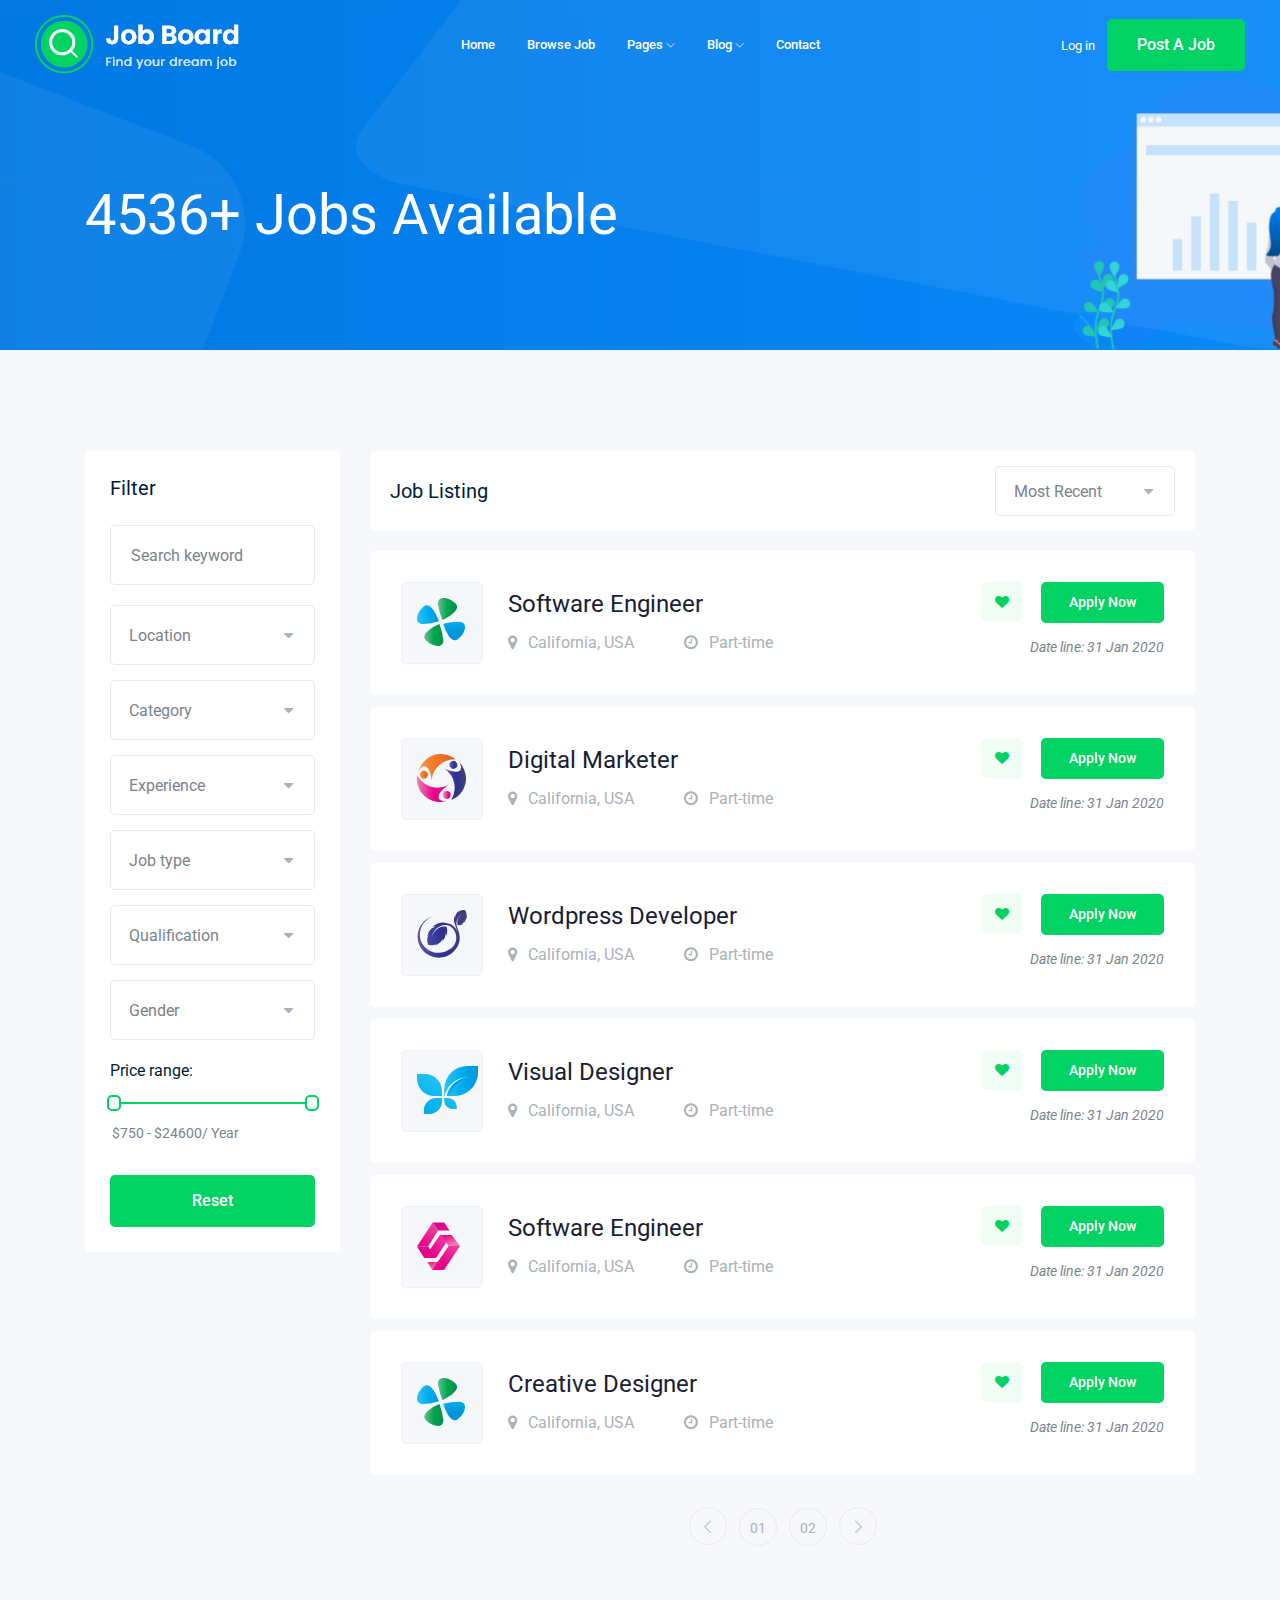
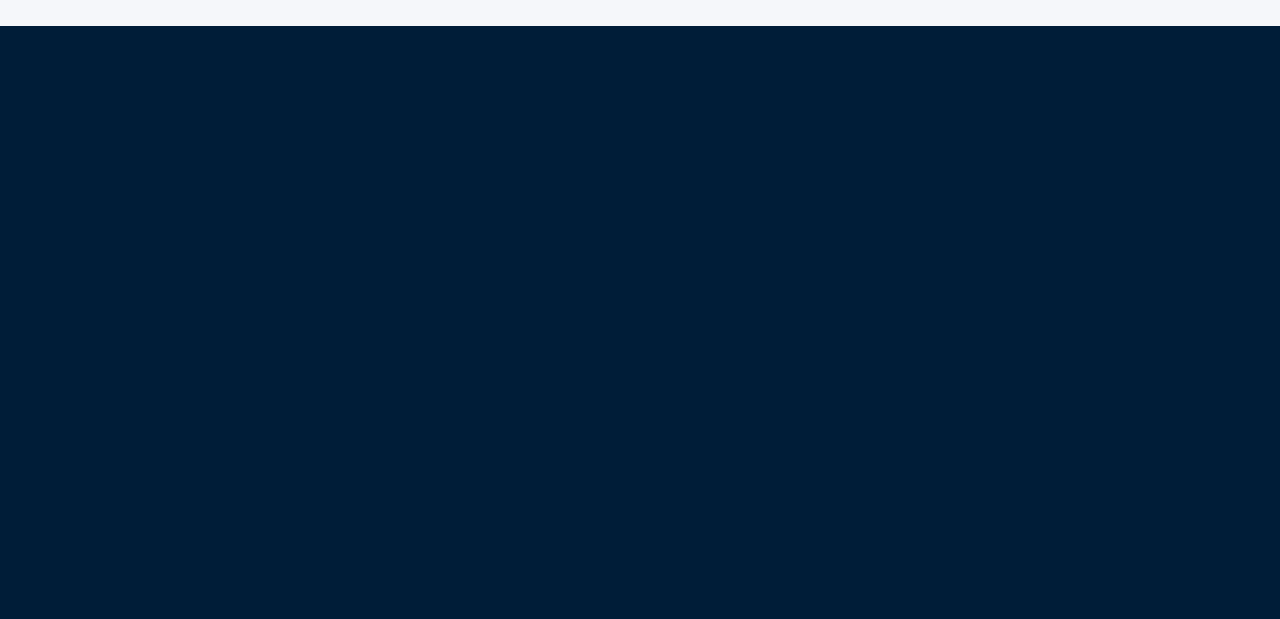
<file: Frontend-Template/jobs.html>
<!doctype html>
<html class="no-js" lang="zxx">

<head>
    <meta charset="utf-8">
    <meta http-equiv="x-ua-compatible" content="ie=edge">
    <title>Job Board</title>
    <meta name="description" content="">
    <meta name="viewport" content="width=device-width, initial-scale=1">

    <!-- <link rel="manifest" href="site.webmanifest"> -->
    <link rel="shortcut icon" type="image/x-icon" href="img/favicon.png">
    <!-- Place favicon.ico in the root directory -->

    <!-- CSS here -->
    <link rel="stylesheet" href="css/bootstrap.min.css">
    <link rel="stylesheet" href="css/owl.carousel.min.css">
    <link rel="stylesheet" href="css/magnific-popup.css">
    <link rel="stylesheet" href="css/font-awesome.min.css">
    <link rel="stylesheet" href="css/themify-icons.css">
    <link rel="stylesheet" href="css/nice-select.css">
    <link rel="stylesheet" href="css/flaticon.css">
    <link rel="stylesheet" href="css/jquery-ui.css">
    <link rel="stylesheet" href="css/gijgo.css">
    <link rel="stylesheet" href="css/animate.min.css">
    <link rel="stylesheet" href="css/slicknav.css">

    <link rel="stylesheet" href="css/style.css">
    <!-- <link rel="stylesheet" href="css/responsive.css"> -->
</head>

<body>
    <!--[if lte IE 9]>
            <p class="browserupgrade">You are using an <strong>outdated</strong> browser. Please <a href="https://browsehappy.com/">upgrade your browser</a> to improve your experience and security.</p>
        <![endif]-->

    <!-- header-start -->
    <header>
        <div class="header-area ">
            <div id="sticky-header" class="main-header-area">
                <div class="container-fluid ">
                    <div class="header_bottom_border">
                        <div class="row align-items-center">
                            <div class="col-xl-3 col-lg-2">
                                <div class="logo">
                                    <a href="index.html">
                                        <img src="img/logo.png" alt="">
                                    </a>
                                </div>
                            </div>
                            <div class="col-xl-6 col-lg-7">
                                <div class="main-menu  d-none d-lg-block">
                                    <nav>
                                        <ul id="navigation">
                                            <li><a href="index.html">home</a></li>
                                            <li><a href="jobs.html">Browse Job</a></li>
                                            <li><a href="#">pages <i class="ti-angle-down"></i></a>
                                                <ul class="submenu">
                                                    <li><a href="candidate.html">Candidates </a></li>
                                                    <li><a href="job_details.html">job details </a></li>
                                                    <li><a href="elements.html">elements</a></li>
                                                </ul>
                                            </li>
                                            <li><a href="#">blog <i class="ti-angle-down"></i></a>
                                                <ul class="submenu">
                                                    <li><a href="blog.html">blog</a></li>
                                                    <li><a href="single-blog.html">single-blog</a></li>
                                                </ul>
                                            </li>
                                            <li><a href="contact.html">Contact</a></li>
                                        </ul>
                                    </nav>
                                </div>
                            </div>
                            <div class="col-xl-3 col-lg-3 d-none d-lg-block">
                                <div class="Appointment">
                                    <div class="phone_num d-none d-xl-block">
                                        <a href="#">Log in</a>
                                    </div>
                                    <div class="d-none d-lg-block">
                                        <a class="boxed-btn3" href="#">Post a Job</a>
                                    </div>
                                </div>
                            </div>
                            <div class="col-12">
                                <div class="mobile_menu d-block d-lg-none"></div>
                            </div>
                        </div>
                    </div>

                </div>
            </div>
        </div>
    </header>
    <!-- header-end -->

    <!-- bradcam_area  -->
    <div class="bradcam_area bradcam_bg_1">
        <div class="container">
            <div class="row">
                <div class="col-xl-12">
                    <div class="bradcam_text">
                        <h3>4536+ Jobs Available</h3>
                    </div>
                </div>
            </div>
        </div>
    </div>
    <!--/ bradcam_area  -->

    <!-- job_listing_area_start  -->
    <div class="job_listing_area plus_padding">
        <div class="container">
            <div class="row">
                <div class="col-lg-3">
                    <div class="job_filter white-bg">
                        <div class="form_inner white-bg">
                            <h3>Filter</h3>
                            <form action="#">
                                <div class="row">
                                    <div class="col-lg-12">
                                        <div class="single_field">
                                            <input type="text" placeholder="Search keyword">
                                        </div>
                                    </div>
                                    <div class="col-lg-12">
                                        <div class="single_field">
                                            <select class="wide">
                                                <option data-display="Location">Location</option>
                                                <option value="1">Rangpur</option>
                                                <option value="2">Dhaka </option>
                                            </select>
                                        </div>
                                    </div>
                                    <div class="col-lg-12">
                                        <div class="single_field">
                                            <select class="wide">
                                                <option data-display="Category">Category</option>
                                                <option value="1">Category 1</option>
                                                <option value="2">Category 2 </option>
                                            </select>
                                        </div>
                                    </div>
                                    <div class="col-lg-12">
                                        <div class="single_field">
                                            <select class="wide">
                                                <option data-display="Experience">Experience</option>
                                                <option value="1">Experience 1</option>
                                                <option value="2">Experience 2 </option>
                                            </select>
                                        </div>
                                    </div>
                                    <div class="col-lg-12">
                                        <div class="single_field">
                                            <select class="wide">
                                                <option data-display="Job type">Job type</option>
                                                <option value="1">full time 1</option>
                                                <option value="2">part time 2 </option>
                                            </select>
                                        </div>
                                    </div>
                                    <div class="col-lg-12">
                                        <div class="single_field">
                                            <select class="wide">
                                                <option data-display="Qualification">Qualification</option>
                                                <option value="1">Qualification 1</option>
                                                <option value="2">Qualification 2</option>
                                            </select>
                                        </div>
                                    </div>
                                    <div class="col-lg-12">
                                        <div class="single_field">
                                            <select class="wide">
                                                <option data-display="Gender">Gender</option>
                                                <option value="1">male</option>
                                                <option value="2">female</option>
                                            </select>
                                        </div>
                                    </div>
                                </div>
                            </form>
                        </div>
                        <div class="range_wrap">
                            <label for="amount">Price range:</label>
                            <div id="slider-range"></div>
                            <p>
                                <input type="text" id="amount" readonly style="border:0; color:#7A838B; font-size: 14px; font-weight:400;">
                            </p>
                        </div>
                        <div class="reset_btn">
                            <button  class="boxed-btn3 w-100" type="submit">Reset</button>
                        </div>
                    </div>
                </div>
                <div class="col-lg-9">
                    <div class="recent_joblist_wrap">
                        <div class="recent_joblist white-bg ">
                            <div class="row align-items-center">
                                <div class="col-md-6">
                                    <h4>Job Listing</h4>
                                </div>
                                <div class="col-md-6">
                                    <div class="serch_cat d-flex justify-content-end">
                                        <select>
                                            <option data-display="Most Recent">Most Recent</option>
                                            <option value="1">Marketer</option>
                                            <option value="2">Wordpress </option>
                                            <option value="4">Designer</option>
                                        </select>
                                    </div>
                                </div>
                            </div>
                        </div>
                    </div>

                    <div class="job_lists m-0">
                        <div class="row">
                            <div class="col-lg-12 col-md-12">
                                <div class="single_jobs white-bg d-flex justify-content-between">
                                    <div class="jobs_left d-flex align-items-center">
                                        <div class="thumb">
                                            <img src="img/svg_icon/1.svg" alt="">
                                        </div>
                                        <div class="jobs_conetent">
                                            <a href="job_details.html"><h4>Software Engineer</h4></a>
                                            <div class="links_locat d-flex align-items-center">
                                                <div class="location">
                                                    <p> <i class="fa fa-map-marker"></i> California, USA</p>
                                                </div>
                                                <div class="location">
                                                    <p> <i class="fa fa-clock-o"></i> Part-time</p>
                                                </div>
                                            </div>
                                        </div>
                                    </div>
                                    <div class="jobs_right">
                                        <div class="apply_now">
                                            <a class="heart_mark" href="#"> <i class="fa fa-heart"></i> </a>
                                            <a href="job_details.html" class="boxed-btn3">Apply Now</a>
                                        </div>
                                        <div class="date">
                                            <p>Date line: 31 Jan 2020</p>
                                        </div>
                                    </div>
                                </div>
                            </div>
                            <div class="col-lg-12 col-md-12">
                                <div class="single_jobs white-bg d-flex justify-content-between">
                                    <div class="jobs_left d-flex align-items-center">
                                        <div class="thumb">
                                            <img src="img/svg_icon/2.svg" alt="">
                                        </div>
                                        <div class="jobs_conetent">
                                            <a href="job_details.html"><h4>Digital Marketer</h4></a>
                                            <div class="links_locat d-flex align-items-center">
                                                <div class="location">
                                                    <p> <i class="fa fa-map-marker"></i> California, USA</p>
                                                </div>
                                                <div class="location">
                                                    <p> <i class="fa fa-clock-o"></i> Part-time</p>
                                                </div>
                                            </div>
                                        </div>
                                    </div>
                                    <div class="jobs_right">
                                        <div class="apply_now">
                                            <a class="heart_mark" href="#"> <i class="fa fa-heart"></i> </a>
                                            <a href="job_details.html" class="boxed-btn3">Apply Now</a>
                                        </div>
                                        <div class="date">
                                            <p>Date line: 31 Jan 2020</p>
                                        </div>
                                    </div>
                                </div>
                            </div>
                            <div class="col-lg-12 col-md-12">
                                <div class="single_jobs white-bg d-flex justify-content-between">
                                    <div class="jobs_left d-flex align-items-center">
                                        <div class="thumb">
                                            <img src="img/svg_icon/3.svg" alt="">
                                        </div>
                                        <div class="jobs_conetent">
                                            <a href="job_details.html"><h4>Wordpress Developer</h4></a>
                                            <div class="links_locat d-flex align-items-center">
                                                <div class="location">
                                                    <p> <i class="fa fa-map-marker"></i> California, USA</p>
                                                </div>
                                                <div class="location">
                                                    <p> <i class="fa fa-clock-o"></i> Part-time</p>
                                                </div>
                                            </div>
                                        </div>
                                    </div>
                                    <div class="jobs_right">
                                        <div class="apply_now">
                                            <a class="heart_mark" href="#"> <i class="fa fa-heart"></i> </a>
                                            <a href="job_details.html" class="boxed-btn3">Apply Now</a>
                                        </div>
                                        <div class="date">
                                            <p>Date line: 31 Jan 2020</p>
                                        </div>
                                    </div>
                                </div>
                            </div>
                            <div class="col-lg-12 col-md-12">
                                <div class="single_jobs white-bg d-flex justify-content-between">
                                    <div class="jobs_left d-flex align-items-center">
                                        <div class="thumb">
                                            <img src="img/svg_icon/4.svg" alt="">
                                        </div>
                                        <div class="jobs_conetent">
                                            <a href="job_details.html"><h4>Visual Designer</h4></a>
                                            
                                            <div class="links_locat d-flex align-items-center">
                                                <div class="location">
                                                    <p> <i class="fa fa-map-marker"></i> California, USA</p>
                                                </div>
                                                <div class="location">
                                                    <p> <i class="fa fa-clock-o"></i> Part-time</p>
                                                </div>
                                            </div>
                                        </div>
                                    </div>
                                    <div class="jobs_right">
                                        <div class="apply_now">
                                            <a class="heart_mark" href="#"> <i class="fa fa-heart"></i> </a>
                                            <a href="job_details.html" class="boxed-btn3">Apply Now</a>
                                        </div>
                                        <div class="date">
                                            <p>Date line: 31 Jan 2020</p>
                                        </div>
                                    </div>
                                </div>
                            </div>
                            <div class="col-lg-12 col-md-12">
                                <div class="single_jobs white-bg d-flex justify-content-between">
                                    <div class="jobs_left d-flex align-items-center">
                                        <div class="thumb">
                                            <img src="img/svg_icon/5.svg" alt="">
                                        </div>
                                        <div class="jobs_conetent">
                                            <a href="job_details.html"><h4>Software Engineer</h4></a>
                                            <div class="links_locat d-flex align-items-center">
                                                <div class="location">
                                                    <p> <i class="fa fa-map-marker"></i> California, USA</p>
                                                </div>
                                                <div class="location">
                                                    <p> <i class="fa fa-clock-o"></i> Part-time</p>
                                                </div>
                                            </div>
                                        </div>
                                    </div>
                                    <div class="jobs_right">
                                        <div class="apply_now">
                                            <a class="heart_mark" href="#"> <i class="fa fa-heart"></i> </a>
                                            <a href="job_details.html" class="boxed-btn3">Apply Now</a>
                                        </div>
                                        <div class="date">
                                            <p>Date line: 31 Jan 2020</p>
                                        </div>
                                    </div>
                                </div>
                            </div>
                            <div class="col-lg-12 col-md-12">
                                <div class="single_jobs white-bg d-flex justify-content-between">
                                    <div class="jobs_left d-flex align-items-center">
                                        <div class="thumb">
                                            <img src="img/svg_icon/1.svg" alt="">
                                        </div>
                                        <div class="jobs_conetent">
                                            <a href="job_details.html"><h4>Creative Designer</h4></a>
                                            <div class="links_locat d-flex align-items-center">
                                                <div class="location">
                                                    <p> <i class="fa fa-map-marker"></i> California, USA</p>
                                                </div>
                                                <div class="location">
                                                    <p> <i class="fa fa-clock-o"></i> Part-time</p>
                                                </div>
                                            </div>
                                        </div>
                                    </div>
                                    <div class="jobs_right">
                                        <div class="apply_now">
                                            <a class="heart_mark" href="#"> <i class="fa fa-heart"></i> </a>
                                            <a href="job_details.html" class="boxed-btn3">Apply Now</a>
                                        </div>
                                        <div class="date">
                                            <p>Date line: 31 Jan 2020</p>
                                        </div>
                                    </div>
                                </div>
                            </div>
                        </div>
                        <div class="row">
                            <div class="col-lg-12">
                                <div class="pagination_wrap">
                                    <ul>
                                        <li><a href="#"> <i class="ti-angle-left"></i> </a></li>
                                        <li><a href="#"><span>01</span></a></li>
                                        <li><a href="#"><span>02</span></a></li>
                                        <li><a href="#"> <i class="ti-angle-right"></i> </a></li>
                                    </ul>
                                </div>
                            </div>
                        </div>
                    </div>
                </div>
            </div>
        </div>
    </div>
    <!-- job_listing_area_end  -->

    <!-- footer start -->
    <footer class="footer">
        <div class="footer_top">
            <div class="container">
                <div class="row">
                    <div class="col-xl-3 col-md-6 col-lg-3">
                        <div class="footer_widget wow fadeInUp" data-wow-duration="1s" data-wow-delay=".3s">
                            <div class="footer_logo">
                                <a href="#">
                                    <img src="img/logo.png" alt="">
                                </a>
                            </div>
                            <p>
                                finloan@support.com <br>
                                +10 873 672 6782 <br>
                                600/D, Green road, NewYork
                            </p>
                            <div class="socail_links">
                                <ul>
                                    <li>
                                        <a href="#">
                                            <i class="ti-facebook"></i>
                                        </a>
                                    </li>
                                    <li>
                                        <a href="#">
                                            <i class="fa fa-google-plus"></i>
                                        </a>
                                    </li>
                                    <li>
                                        <a href="#">
                                            <i class="fa fa-twitter"></i>
                                        </a>
                                    </li>
                                    <li>
                                        <a href="#">
                                            <i class="fa fa-instagram"></i>
                                        </a>
                                    </li>
                                </ul>
                            </div>

                        </div>
                    </div>
                    <div class="col-xl-2 col-md-6 col-lg-2">
                        <div class="footer_widget wow fadeInUp" data-wow-duration="1.1s" data-wow-delay=".4s">
                            <h3 class="footer_title">
                                Company
                            </h3>
                            <ul>
                                <li><a href="#">About </a></li>
                                <li><a href="#"> Pricing</a></li>
                                <li><a href="#">Carrier Tips</a></li>
                                <li><a href="#">FAQ</a></li>
                            </ul>

                        </div>
                    </div>
                    <div class="col-xl-3 col-md-6 col-lg-3">
                        <div class="footer_widget wow fadeInUp" data-wow-duration="1.2s" data-wow-delay=".5s">
                            <h3 class="footer_title">
                                Category
                            </h3>
                            <ul>
                                <li><a href="#">Design & Art</a></li>
                                <li><a href="#">Engineering</a></li>
                                <li><a href="#">Sales & Marketing</a></li>
                                <li><a href="#">Finance</a></li>
                            </ul>
                        </div>
                    </div>
                    <div class="col-xl-4 col-md-6 col-lg-4">
                        <div class="footer_widget wow fadeInUp" data-wow-duration="1.3s" data-wow-delay=".6s">
                            <h3 class="footer_title">
                                Subscribe
                            </h3>
                            <form action="#" class="newsletter_form">
                                <input type="text" placeholder="Enter your mail">
                                <button type="submit">Subscribe</button>
                            </form>
                            <p class="newsletter_text">Esteem spirit temper too say adieus who direct esteem esteems
                                luckily.</p>
                        </div>
                    </div>
                </div>
            </div>
        </div>
        <div class="copy-right_text wow fadeInUp" data-wow-duration="1.4s" data-wow-delay=".3s">
            <div class="container">
                <div class="footer_border"></div>
                <div class="row">
                    <div class="col-xl-12">
                        <p class="copy_right text-center">
                            <!-- Link back to Colorlib can't be removed. Template is licensed under CC BY 3.0. -->
Copyright &copy;<script>document.write(new Date().getFullYear());</script> All rights reserved | This template is made with <i class="fa fa-heart-o" aria-hidden="true"></i> by <a href="https://colorlib.com" target="_blank">Colorlib</a>
<!-- Link back to Colorlib can't be removed. Template is licensed under CC BY 3.0. -->
                        </p>
                    </div>
                </div>
            </div>
        </div>
    </footer>
    <!--/ footer end  -->

    <!-- link that opens popup -->
    <!-- JS here -->
    <script src="js/vendor/modernizr-3.5.0.min.js"></script>
    <script src="js/vendor/jquery-1.12.4.min.js"></script>
    <script src="js/popper.min.js"></script>
    <script src="js/bootstrap.min.js"></script>
    <script src="js/owl.carousel.min.js"></script>
    <script src="js/isotope.pkgd.min.js"></script>
    <script src="js/ajax-form.js"></script>
    <script src="js/waypoints.min.js"></script>
    <script src="js/jquery.counterup.min.js"></script>
    <script src="js/imagesloaded.pkgd.min.js"></script>
    <script src="js/scrollIt.js"></script>
    <script src="js/jquery.scrollUp.min.js"></script>
    <script src="js/wow.min.js"></script>
    <script src="js/nice-select.min.js"></script>
    <script src="js/jquery.slicknav.min.js"></script>
    <script src="js/jquery.magnific-popup.min.js"></script>
    <script src="js/plugins.js"></script>
    <!-- <script src="js/gijgo.min.js"></script> -->
    <script src="js/range.js"></script>



    <!--contact js-->
    <script src="js/contact.js"></script>
    <script src="js/jquery.ajaxchimp.min.js"></script>
    <script src="js/jquery.form.js"></script>
    <script src="js/jquery.validate.min.js"></script>
    <script src="js/mail-script.js"></script>


    <script src="js/main.js"></script>


	<script>
        $( function() {
            $( "#slider-range" ).slider({
                range: true,
                min: 0,
                max: 24600,
                values: [ 750, 24600 ],
                slide: function( event, ui ) {
                    $( "#amount" ).val( "$" + ui.values[ 0 ] + " - $" + ui.values[ 1 ] +"/ Year" );
                }
            });
            $( "#amount" ).val( "$" + $( "#slider-range" ).slider( "values", 0 ) +
                " - $" + $( "#slider-range" ).slider( "values", 1 ) + "/ Year");
        } );
        </script>
</body>

</html>
</file>
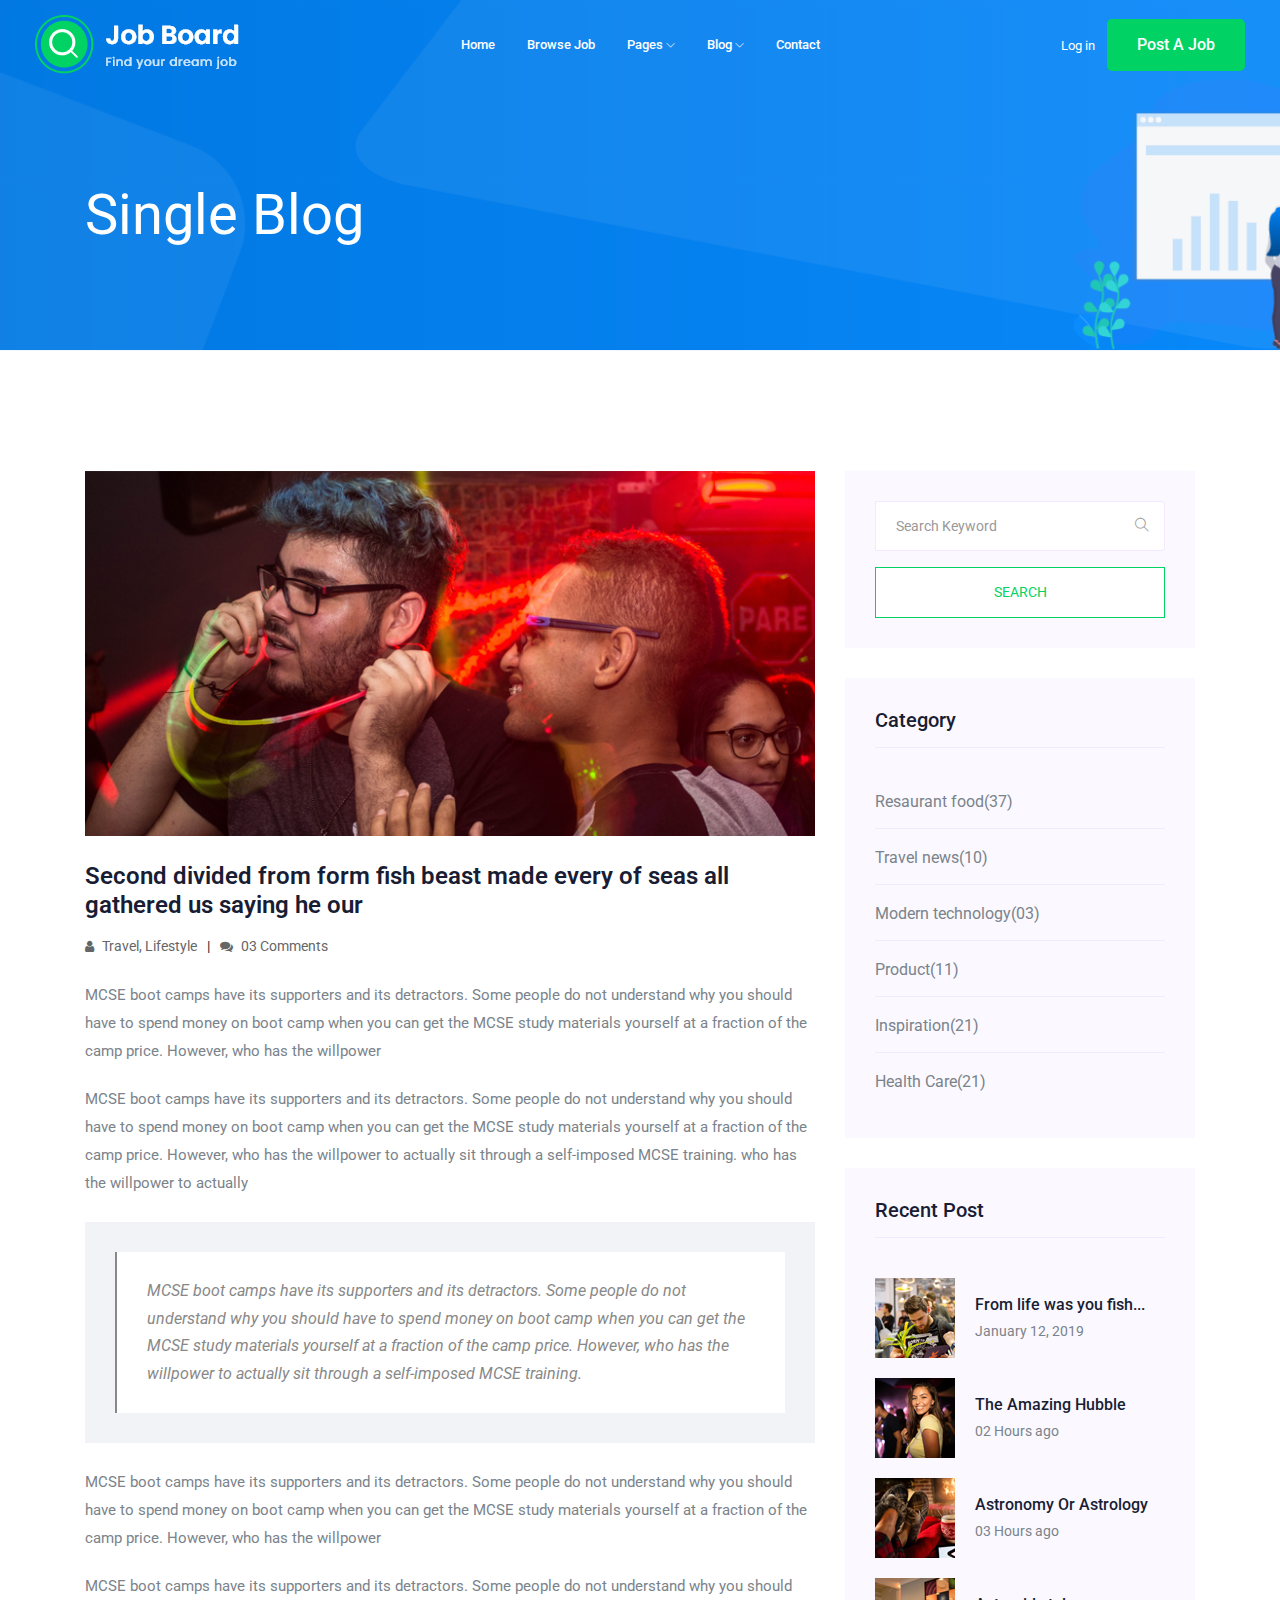
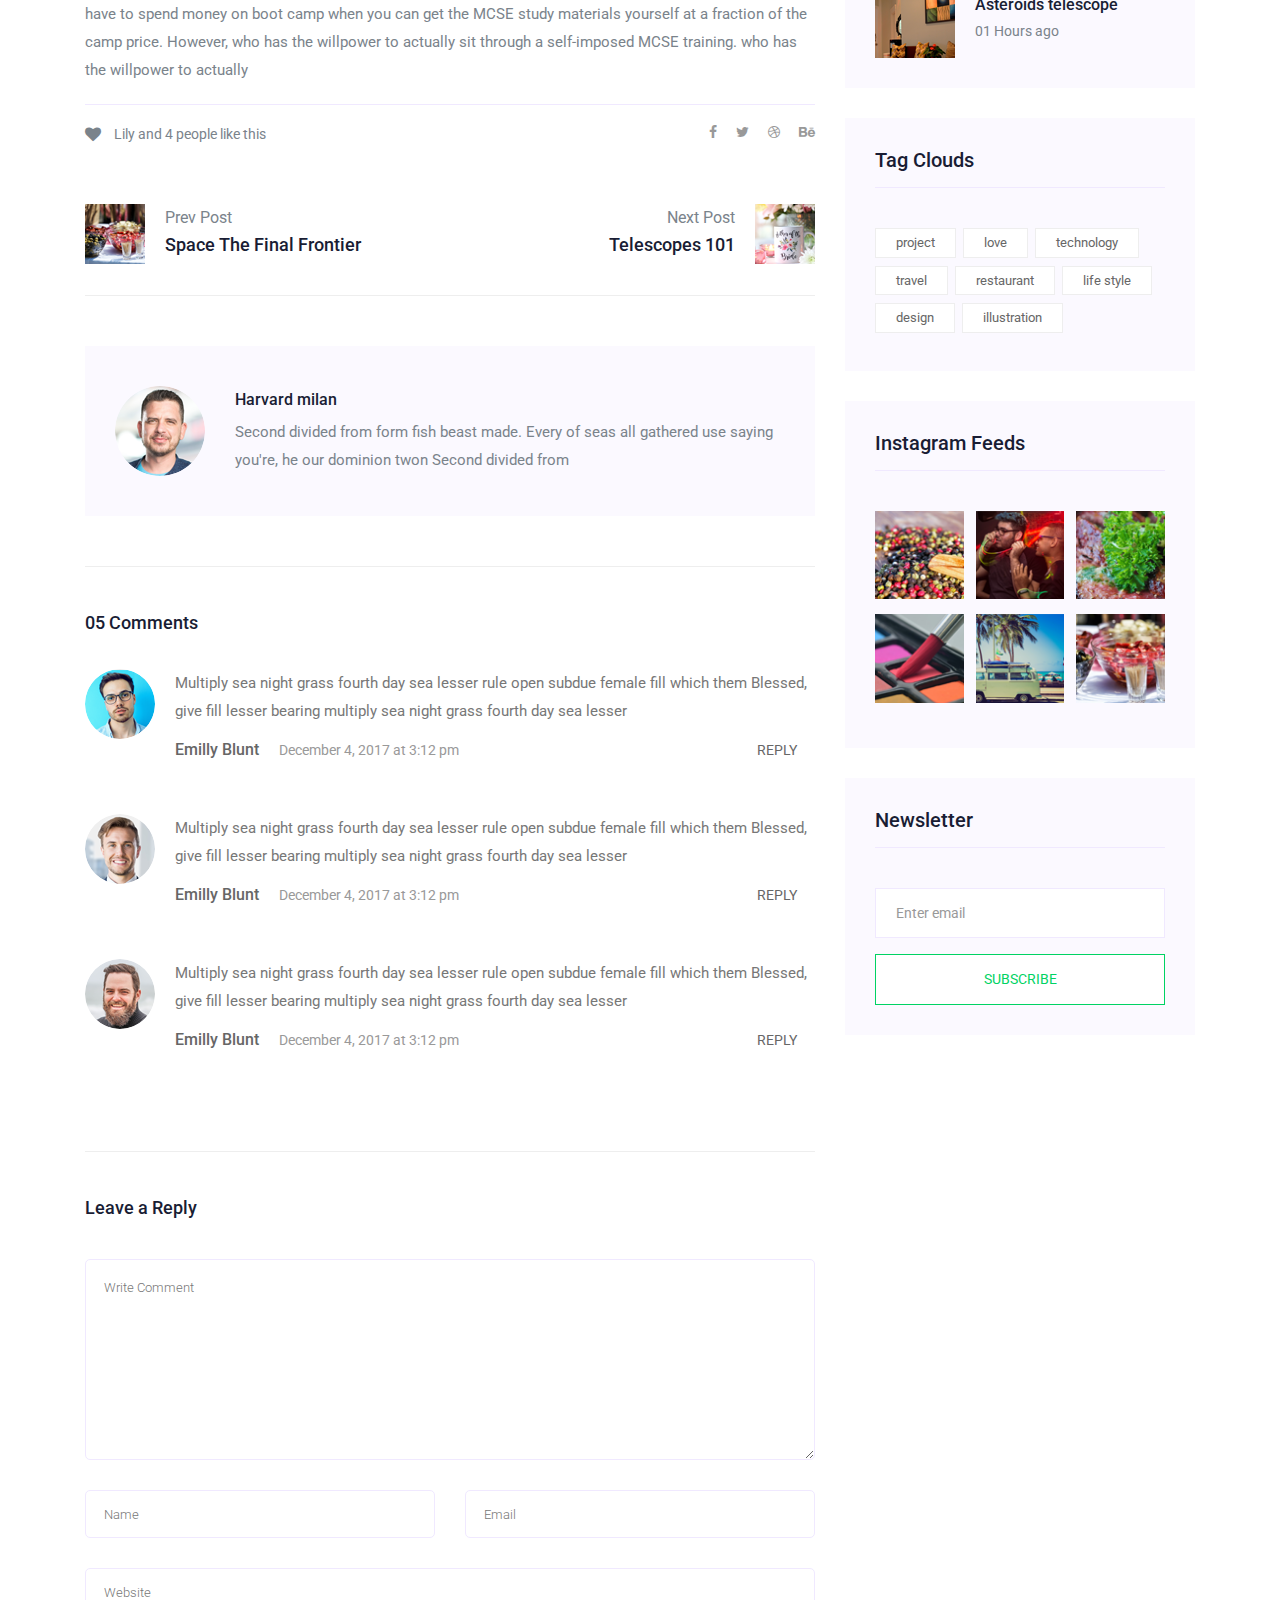
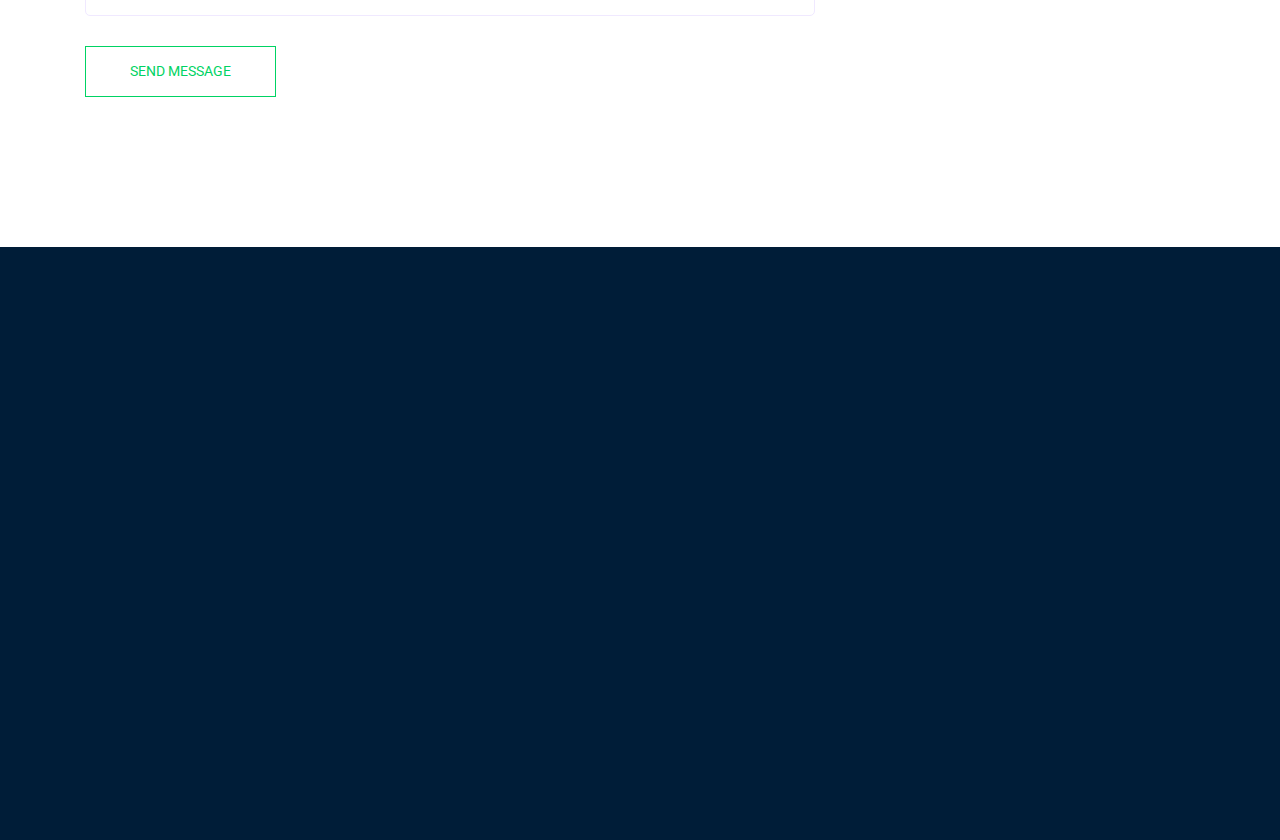
<file: Frontend-Template/single-blog.html>
<!doctype html>
<html class="no-js" lang="zxx">

<head>
   <meta charset="utf-8">
   <meta http-equiv="x-ua-compatible" content="ie=edge">
   <title>Finloans</title>
   <meta name="description" content="">
   <meta name="viewport" content="width=device-width, initial-scale=1">

   <!-- <link rel="manifest" href="site.webmanifest"> -->
   <link rel="shortcut icon" type="image/x-icon" href="img/favicon.png">
   <!-- Place favicon.ico in the root directory -->

   <!-- CSS here -->
   <link rel="stylesheet" href="css/bootstrap.min.css">
   <link rel="stylesheet" href="css/owl.carousel.min.css">
   <link rel="stylesheet" href="css/magnific-popup.css">
   <link rel="stylesheet" href="css/font-awesome.min.css">
   <link rel="stylesheet" href="css/themify-icons.css">
   <link rel="stylesheet" href="css/nice-select.css">
   <link rel="stylesheet" href="css/flaticon.css">
   <link rel="stylesheet" href="css/gijgo.css">
   <link rel="stylesheet" href="css/animate.min.css">
   <link rel="stylesheet" href="css/slicknav.css">
   <link rel="stylesheet" href="css/style.css">
   <!-- <link rel="stylesheet" href="css/responsive.css"> -->
</head>

<body>
   <!--[if lte IE 9]>
            <p class="browserupgrade">You are using an <strong>outdated</strong> browser. Please <a href="https://browsehappy.com/">upgrade your browser</a> to improve your experience and security.</p>
        <![endif]-->
    <!-- header-start -->
    <header>
      <div class="header-area ">
          <div id="sticky-header" class="main-header-area">
              <div class="container-fluid ">
                  <div class="header_bottom_border">
                      <div class="row align-items-center">
                          <div class="col-xl-3 col-lg-2">
                              <div class="logo">
                                  <a href="index.html">
                                      <img src="img/logo.png" alt="">
                                  </a>
                              </div>
                          </div>
                          <div class="col-xl-6 col-lg-7">
                              <div class="main-menu  d-none d-lg-block">
                                  <nav>
                                      <ul id="navigation">
                                          <li><a href="index.html">home</a></li>
                                          <li><a href="jobs.html">Browse Job</a></li>
                                          <li><a href="#">pages <i class="ti-angle-down"></i></a>
                                              <ul class="submenu">
                                                  <li><a href="candidate.html">Candidates </a></li>
                                                  <li><a href="job_details.html">job details </a></li>
                                                  <li><a href="elements.html">elements</a></li>
                                              </ul>
                                          </li>
                                          <li><a href="#">blog <i class="ti-angle-down"></i></a>
                                              <ul class="submenu">
                                                  <li><a href="blog.html">blog</a></li>
                                                  <li><a href="single-blog.html">single-blog</a></li>
                                              </ul>
                                          </li>
                                          <li><a href="contact.html">Contact</a></li>
                                      </ul>
                                  </nav>
                              </div>
                          </div>
                          <div class="col-xl-3 col-lg-3 d-none d-lg-block">
                              <div class="Appointment">
                                  <div class="phone_num d-none d-xl-block">
                                      <a href="#">Log in</a>
                                  </div>
                                  <div class="d-none d-lg-block">
                                      <a class="boxed-btn3" href="#">Post a Job</a>
                                  </div>
                              </div>
                          </div>
                          <div class="col-12">
                              <div class="mobile_menu d-block d-lg-none"></div>
                          </div>
                      </div>
                  </div>

              </div>
          </div>
      </div>
  </header>
  <!-- header-end -->

  <!-- bradcam_area  -->
  <div class="bradcam_area bradcam_bg_1">
      <div class="container">
          <div class="row">
              <div class="col-xl-12">
                  <div class="bradcam_text">
                      <h3>single blog</h3>
                  </div>
              </div>
          </div>
      </div>
  </div>
  <!--/ bradcam_area  -->

   <!--================Blog Area =================-->
   <section class="blog_area single-post-area section-padding">
      <div class="container">
         <div class="row">
            <div class="col-lg-8 posts-list">
               <div class="single-post">
                  <div class="feature-img">
                     <img class="img-fluid" src="img/blog/single_blog_1.png" alt="">
                  </div>
                  <div class="blog_details">
                     <h2>Second divided from form fish beast made every of seas
                        all gathered us saying he our
                     </h2>
                     <ul class="blog-info-link mt-3 mb-4">
                        <li><a href="#"><i class="fa fa-user"></i> Travel, Lifestyle</a></li>
                        <li><a href="#"><i class="fa fa-comments"></i> 03 Comments</a></li>
                     </ul>
                     <p class="excert">
                        MCSE boot camps have its supporters and its detractors. Some people do not understand why you
                        should have to spend money on boot camp when you can get the MCSE study materials yourself at a
                        fraction of the camp price. However, who has the willpower
                     </p>
                     <p>
                        MCSE boot camps have its supporters and its detractors. Some people do not understand why you
                        should have to spend money on boot camp when you can get the MCSE study materials yourself at a
                        fraction of the camp price. However, who has the willpower to actually sit through a
                        self-imposed MCSE training. who has the willpower to actually
                     </p>
                     <div class="quote-wrapper">
                        <div class="quotes">
                           MCSE boot camps have its supporters and its detractors. Some people do not understand why you
                           should have to spend money on boot camp when you can get the MCSE study materials yourself at
                           a fraction of the camp price. However, who has the willpower to actually sit through a
                           self-imposed MCSE training.
                        </div>
                     </div>
                     <p>
                        MCSE boot camps have its supporters and its detractors. Some people do not understand why you
                        should have to spend money on boot camp when you can get the MCSE study materials yourself at a
                        fraction of the camp price. However, who has the willpower
                     </p>
                     <p>
                        MCSE boot camps have its supporters and its detractors. Some people do not understand why you
                        should have to spend money on boot camp when you can get the MCSE study materials yourself at a
                        fraction of the camp price. However, who has the willpower to actually sit through a
                        self-imposed MCSE training. who has the willpower to actually
                     </p>
                  </div>
               </div>
               <div class="navigation-top">
                  <div class="d-sm-flex justify-content-between text-center">
                     <p class="like-info"><span class="align-middle"><i class="fa fa-heart"></i></span> Lily and 4
                        people like this</p>
                     <div class="col-sm-4 text-center my-2 my-sm-0">
                        <!-- <p class="comment-count"><span class="align-middle"><i class="fa fa-comment"></i></span> 06 Comments</p> -->
                     </div>
                     <ul class="social-icons">
                        <li><a href="#"><i class="fa fa-facebook-f"></i></a></li>
                        <li><a href="#"><i class="fa fa-twitter"></i></a></li>
                        <li><a href="#"><i class="fa fa-dribbble"></i></a></li>
                        <li><a href="#"><i class="fa fa-behance"></i></a></li>
                     </ul>
                  </div>
                  <div class="navigation-area">
                     <div class="row">
                        <div
                           class="col-lg-6 col-md-6 col-12 nav-left flex-row d-flex justify-content-start align-items-center">
                           <div class="thumb">
                              <a href="#">
                                 <img class="img-fluid" src="img/post/preview.png" alt="">
                              </a>
                           </div>
                           <div class="arrow">
                              <a href="#">
                                 <span class="lnr text-white ti-arrow-left"></span>
                              </a>
                           </div>
                           <div class="detials">
                              <p>Prev Post</p>
                              <a href="#">
                                 <h4>Space The Final Frontier</h4>
                              </a>
                           </div>
                        </div>
                        <div
                           class="col-lg-6 col-md-6 col-12 nav-right flex-row d-flex justify-content-end align-items-center">
                           <div class="detials">
                              <p>Next Post</p>
                              <a href="#">
                                 <h4>Telescopes 101</h4>
                              </a>
                           </div>
                           <div class="arrow">
                              <a href="#">
                                 <span class="lnr text-white ti-arrow-right"></span>
                              </a>
                           </div>
                           <div class="thumb">
                              <a href="#">
                                 <img class="img-fluid" src="img/post/next.png" alt="">
                              </a>
                           </div>
                        </div>
                     </div>
                  </div>
               </div>
               <div class="blog-author">
                  <div class="media align-items-center">
                     <img src="img/blog/author.png" alt="">
                     <div class="media-body">
                        <a href="#">
                           <h4>Harvard milan</h4>
                        </a>
                        <p>Second divided from form fish beast made. Every of seas all gathered use saying you're, he
                           our dominion twon Second divided from</p>
                     </div>
                  </div>
               </div>
               <div class="comments-area">
                  <h4>05 Comments</h4>
                  <div class="comment-list">
                     <div class="single-comment justify-content-between d-flex">
                        <div class="user justify-content-between d-flex">
                           <div class="thumb">
                              <img src="img/comment/comment_1.png" alt="">
                           </div>
                           <div class="desc">
                              <p class="comment">
                                 Multiply sea night grass fourth day sea lesser rule open subdue female fill which them
                                 Blessed, give fill lesser bearing multiply sea night grass fourth day sea lesser
                              </p>
                              <div class="d-flex justify-content-between">
                                 <div class="d-flex align-items-center">
                                    <h5>
                                       <a href="#">Emilly Blunt</a>
                                    </h5>
                                    <p class="date">December 4, 2017 at 3:12 pm </p>
                                 </div>
                                 <div class="reply-btn">
                                    <a href="#" class="btn-reply text-uppercase">reply</a>
                                 </div>
                              </div>
                           </div>
                        </div>
                     </div>
                  </div>
                  <div class="comment-list">
                     <div class="single-comment justify-content-between d-flex">
                        <div class="user justify-content-between d-flex">
                           <div class="thumb">
                              <img src="img/comment/comment_2.png" alt="">
                           </div>
                           <div class="desc">
                              <p class="comment">
                                 Multiply sea night grass fourth day sea lesser rule open subdue female fill which them
                                 Blessed, give fill lesser bearing multiply sea night grass fourth day sea lesser
                              </p>
                              <div class="d-flex justify-content-between">
                                 <div class="d-flex align-items-center">
                                    <h5>
                                       <a href="#">Emilly Blunt</a>
                                    </h5>
                                    <p class="date">December 4, 2017 at 3:12 pm </p>
                                 </div>
                                 <div class="reply-btn">
                                    <a href="#" class="btn-reply text-uppercase">reply</a>
                                 </div>
                              </div>
                           </div>
                        </div>
                     </div>
                  </div>
                  <div class="comment-list">
                     <div class="single-comment justify-content-between d-flex">
                        <div class="user justify-content-between d-flex">
                           <div class="thumb">
                              <img src="img/comment/comment_3.png" alt="">
                           </div>
                           <div class="desc">
                              <p class="comment">
                                 Multiply sea night grass fourth day sea lesser rule open subdue female fill which them
                                 Blessed, give fill lesser bearing multiply sea night grass fourth day sea lesser
                              </p>
                              <div class="d-flex justify-content-between">
                                 <div class="d-flex align-items-center">
                                    <h5>
                                       <a href="#">Emilly Blunt</a>
                                    </h5>
                                    <p class="date">December 4, 2017 at 3:12 pm </p>
                                 </div>
                                 <div class="reply-btn">
                                    <a href="#" class="btn-reply text-uppercase">reply</a>
                                 </div>
                              </div>
                           </div>
                        </div>
                     </div>
                  </div>
               </div>
               <div class="comment-form">
                  <h4>Leave a Reply</h4>
                  <form class="form-contact comment_form" action="#" id="commentForm">
                     <div class="row">
                        <div class="col-12">
                           <div class="form-group">
                              <textarea class="form-control w-100" name="comment" id="comment" cols="30" rows="9"
                                 placeholder="Write Comment"></textarea>
                           </div>
                        </div>
                        <div class="col-sm-6">
                           <div class="form-group">
                              <input class="form-control" name="name" id="name" type="text" placeholder="Name">
                           </div>
                        </div>
                        <div class="col-sm-6">
                           <div class="form-group">
                              <input class="form-control" name="email" id="email" type="email" placeholder="Email">
                           </div>
                        </div>
                        <div class="col-12">
                           <div class="form-group">
                              <input class="form-control" name="website" id="website" type="text" placeholder="Website">
                           </div>
                        </div>
                     </div>
                     <div class="form-group">
                        <button type="submit" class="button button-contactForm btn_1 boxed-btn">Send Message</button>
                     </div>
                  </form>
               </div>
            </div>
            <div class="col-lg-4">
               <div class="blog_right_sidebar">
                  <aside class="single_sidebar_widget search_widget">
                     <form action="#">
                        <div class="form-group">
                           <div class="input-group mb-3">
                              <input type="text" class="form-control" placeholder='Search Keyword'
                                 onfocus="this.placeholder = ''" onblur="this.placeholder = 'Search Keyword'">
                              <div class="input-group-append">
                                 <button class="btn" type="button"><i class="ti-search"></i></button>
                              </div>
                           </div>
                        </div>
                        <button class="button rounded-0 primary-bg text-white w-100 btn_1 boxed-btn"
                           type="submit">Search</button>
                     </form>
                  </aside>
                  <aside class="single_sidebar_widget post_category_widget">
                     <h4 class="widget_title">Category</h4>
                     <ul class="list cat-list">
                        <li>
                           <a href="#" class="d-flex">
                              <p>Resaurant food</p>
                              <p>(37)</p>
                           </a>
                        </li>
                        <li>
                           <a href="#" class="d-flex">
                              <p>Travel news</p>
                              <p>(10)</p>
                           </a>
                        </li>
                        <li>
                           <a href="#" class="d-flex">
                              <p>Modern technology</p>
                              <p>(03)</p>
                           </a>
                        </li>
                        <li>
                           <a href="#" class="d-flex">
                              <p>Product</p>
                              <p>(11)</p>
                           </a>
                        </li>
                        <li>
                           <a href="#" class="d-flex">
                              <p>Inspiration</p>
                              <p>(21)</p>
                           </a>
                        </li>
                        <li>
                           <a href="#" class="d-flex">
                              <p>Health Care</p>
                              <p>(21)</p>
                           </a>
                        </li>
                     </ul>
                  </aside>
                  <aside class="single_sidebar_widget popular_post_widget">
                     <h3 class="widget_title">Recent Post</h3>
                     <div class="media post_item">
                        <img src="img/post/post_1.png" alt="post">
                        <div class="media-body">
                           <a href="single-blog.html">
                              <h3>From life was you fish...</h3>
                           </a>
                           <p>January 12, 2019</p>
                        </div>
                     </div>
                     <div class="media post_item">
                        <img src="img/post/post_2.png" alt="post">
                        <div class="media-body">
                           <a href="single-blog.html">
                              <h3>The Amazing Hubble</h3>
                           </a>
                           <p>02 Hours ago</p>
                        </div>
                     </div>
                     <div class="media post_item">
                        <img src="img/post/post_3.png" alt="post">
                        <div class="media-body">
                           <a href="single-blog.html">
                              <h3>Astronomy Or Astrology</h3>
                           </a>
                           <p>03 Hours ago</p>
                        </div>
                     </div>
                     <div class="media post_item">
                        <img src="img/post/post_4.png" alt="post">
                        <div class="media-body">
                           <a href="single-blog.html">
                              <h3>Asteroids telescope</h3>
                           </a>
                           <p>01 Hours ago</p>
                        </div>
                     </div>
                  </aside>
                  <aside class="single_sidebar_widget tag_cloud_widget">
                     <h4 class="widget_title">Tag Clouds</h4>
                     <ul class="list">
                        <li>
                           <a href="#">project</a>
                        </li>
                        <li>
                           <a href="#">love</a>
                        </li>
                        <li>
                           <a href="#">technology</a>
                        </li>
                        <li>
                           <a href="#">travel</a>
                        </li>
                        <li>
                           <a href="#">restaurant</a>
                        </li>
                        <li>
                           <a href="#">life style</a>
                        </li>
                        <li>
                           <a href="#">design</a>
                        </li>
                        <li>
                           <a href="#">illustration</a>
                        </li>
                     </ul>
                  </aside>
                  <aside class="single_sidebar_widget instagram_feeds">
                     <h4 class="widget_title">Instagram Feeds</h4>
                     <ul class="instagram_row flex-wrap">
                        <li>
                           <a href="#">
                              <img class="img-fluid" src="img/post/post_5.png" alt="">
                           </a>
                        </li>
                        <li>
                           <a href="#">
                              <img class="img-fluid" src="img/post/post_6.png" alt="">
                           </a>
                        </li>
                        <li>
                           <a href="#">
                              <img class="img-fluid" src="img/post/post_7.png" alt="">
                           </a>
                        </li>
                        <li>
                           <a href="#">
                              <img class="img-fluid" src="img/post/post_8.png" alt="">
                           </a>
                        </li>
                        <li>
                           <a href="#">
                              <img class="img-fluid" src="img/post/post_9.png" alt="">
                           </a>
                        </li>
                        <li>
                           <a href="#">
                              <img class="img-fluid" src="img/post/post_10.png" alt="">
                           </a>
                        </li>
                     </ul>
                  </aside>
                  <aside class="single_sidebar_widget newsletter_widget">
                     <h4 class="widget_title">Newsletter</h4>
                     <form action="#">
                        <div class="form-group">
                           <input type="email" class="form-control" onfocus="this.placeholder = ''"
                              onblur="this.placeholder = 'Enter email'" placeholder='Enter email' required>
                        </div>
                        <button class="button rounded-0 primary-bg text-white w-100 btn_1 boxed-btn"
                           type="submit">Subscribe</button>
                     </form>
                  </aside>
               </div>
            </div>
         </div>
      </div>
   </section>
   <!--================ Blog Area end =================-->

    <!-- footer start -->
    <footer class="footer">
      <div class="footer_top">
          <div class="container">
              <div class="row">
                  <div class="col-xl-3 col-md-6 col-lg-3">
                      <div class="footer_widget wow fadeInUp" data-wow-duration="1s" data-wow-delay=".3s">
                          <div class="footer_logo">
                              <a href="#">
                                  <img src="img/logo.png" alt="">
                              </a>
                          </div>
                          <p>
                              finloan@support.com <br>
                              +10 873 672 6782 <br>
                              600/D, Green road, NewYork
                          </p>
                          <div class="socail_links">
                              <ul>
                                  <li>
                                      <a href="#">
                                          <i class="ti-facebook"></i>
                                      </a>
                                  </li>
                                  <li>
                                      <a href="#">
                                          <i class="fa fa-google-plus"></i>
                                      </a>
                                  </li>
                                  <li>
                                      <a href="#">
                                          <i class="fa fa-twitter"></i>
                                      </a>
                                  </li>
                                  <li>
                                      <a href="#">
                                          <i class="fa fa-instagram"></i>
                                      </a>
                                  </li>
                              </ul>
                          </div>

                      </div>
                  </div>
                  <div class="col-xl-2 col-md-6 col-lg-2">
                      <div class="footer_widget wow fadeInUp" data-wow-duration="1.1s" data-wow-delay=".4s">
                          <h3 class="footer_title">
                              Company
                          </h3>
                          <ul>
                              <li><a href="#">About </a></li>
                              <li><a href="#"> Pricing</a></li>
                              <li><a href="#">Carrier Tips</a></li>
                              <li><a href="#">FAQ</a></li>
                          </ul>

                      </div>
                  </div>
                  <div class="col-xl-3 col-md-6 col-lg-3">
                      <div class="footer_widget wow fadeInUp" data-wow-duration="1.2s" data-wow-delay=".5s">
                          <h3 class="footer_title">
                              Category
                          </h3>
                          <ul>
                              <li><a href="#">Design & Art</a></li>
                              <li><a href="#">Engineering</a></li>
                              <li><a href="#">Sales & Marketing</a></li>
                              <li><a href="#">Finance</a></li>
                          </ul>
                      </div>
                  </div>
                  <div class="col-xl-4 col-md-6 col-lg-4">
                      <div class="footer_widget wow fadeInUp" data-wow-duration="1.3s" data-wow-delay=".6s">
                          <h3 class="footer_title">
                              Subscribe
                          </h3>
                          <form action="#" class="newsletter_form">
                              <input type="text" placeholder="Enter your mail">
                              <button type="submit">Subscribe</button>
                          </form>
                          <p class="newsletter_text">Esteem spirit temper too say adieus who direct esteem esteems
                              luckily.</p>
                      </div>
                  </div>
              </div>
          </div>
      </div>
      <div class="copy-right_text wow fadeInUp" data-wow-duration="1.4s" data-wow-delay=".3s">
          <div class="container">
              <div class="footer_border"></div>
              <div class="row">
                  <div class="col-xl-12">
                      <p class="copy_right text-center">
                          <!-- Link back to Colorlib can't be removed. Template is licensed under CC BY 3.0. -->
Copyright &copy;<script>document.write(new Date().getFullYear());</script> All rights reserved | This template is made with <i class="fa fa-heart-o" aria-hidden="true"></i> by <a href="https://colorlib.com" target="_blank">Colorlib</a>
<!-- Link back to Colorlib can't be removed. Template is licensed under CC BY 3.0. -->
                      </p>
                  </div>
              </div>
          </div>
      </div>
  </footer>
  <!--/ footer end  -->


   <!-- JS here -->
   <script src="js/vendor/modernizr-3.5.0.min.js"></script>
   <script src="js/vendor/jquery-1.12.4.min.js"></script>
   <script src="js/popper.min.js"></script>
   <script src="js/bootstrap.min.js"></script>
   <script src="js/owl.carousel.min.js"></script>
   <script src="js/isotope.pkgd.min.js"></script>
   <script src="js/ajax-form.js"></script>
   <script src="js/waypoints.min.js"></script>
   <script src="js/jquery.counterup.min.js"></script>
   <script src="js/imagesloaded.pkgd.min.js"></script>
   <script src="js/scrollIt.js"></script>
   <script src="js/jquery.scrollUp.min.js"></script>
   <script src="js/wow.min.js"></script>
   <script src="js/nice-select.min.js"></script>
   <script src="js/jquery.slicknav.min.js"></script>
   <script src="js/jquery.magnific-popup.min.js"></script>
   <script src="js/plugins.js"></script>
   <script src="js/gijgo.min.js"></script>

   <!--contact js-->
   <script src="js/contact.js"></script>
   <script src="js/jquery.ajaxchimp.min.js"></script>
   <script src="js/jquery.form.js"></script>
   <script src="js/jquery.validate.min.js"></script>
   <script src="js/mail-script.js"></script>

   <script src="js/main.js"></script>

</body>

</html>
</file>
<file: Frontend-Template/css/themify-icons.css>
@font-face {
	font-family: 'themify';
	src:url('../fonts/themify.eot?-fvbane');
	src:url('../fonts/themify.eot?#iefix-fvbane') format('embedded-opentype'),
		url('../fonts/themify.woff?-fvbane') format('woff'),
		url('../fonts/themify.ttf?-fvbane') format('truetype'),
		url('../fonts/themify.svg?-fvbane#themify') format('svg');
	font-weight: normal;
	font-style: normal;
}

[class^="ti-"], [class*=" ti-"] {
	font-family: 'themify';
	/* speak: none; */
	font-style: normal;
	font-weight: normal;
	font-variant: normal;
	text-transform: none;
	line-height: 1;

	/* Better Font Rendering =========== */
	-webkit-font-smoothing: antialiased;
	-moz-osx-font-smoothing: grayscale;
}

.ti-wand:before {
	content: "\e600";
}
.ti-volume:before {
	content: "\e601";
}
.ti-user:before {
	content: "\e602";
}
.ti-unlock:before {
	content: "\e603";
}
.ti-unlink:before {
	content: "\e604";
}
.ti-trash:before {
	content: "\e605";
}
.ti-thought:before {
	content: "\e606";
}
.ti-target:before {
	content: "\e607";
}
.ti-tag:before {
	content: "\e608";
}
.ti-tablet:before {
	content: "\e609";
}
.ti-star:before {
	content: "\e60a";
}
.ti-spray:before {
	content: "\e60b";
}
.ti-signal:before {
	content: "\e60c";
}
.ti-shopping-cart:before {
	content: "\e60d";
}
.ti-shopping-cart-full:before {
	content: "\e60e";
}
.ti-settings:before {
	content: "\e60f";
}
.ti-search:before {
	content: "\e610";
}
.ti-zoom-in:before {
	content: "\e611";
}
.ti-zoom-out:before {
	content: "\e612";
}
.ti-cut:before {
	content: "\e613";
}
.ti-ruler:before {
	content: "\e614";
}
.ti-ruler-pencil:before {
	content: "\e615";
}
.ti-ruler-alt:before {
	content: "\e616";
}
.ti-bookmark:before {
	content: "\e617";
}
.ti-bookmark-alt:before {
	content: "\e618";
}
.ti-reload:before {
	content: "\e619";
}
.ti-plus:before {
	content: "\e61a";
}
.ti-pin:before {
	content: "\e61b";
}
.ti-pencil:before {
	content: "\e61c";
}
.ti-pencil-alt:before {
	content: "\e61d";
}
.ti-paint-roller:before {
	content: "\e61e";
}
.ti-paint-bucket:before {
	content: "\e61f";
}
.ti-na:before {
	content: "\e620";
}
.ti-mobile:before {
	content: "\e621";
}
.ti-minus:before {
	content: "\e622";
}
.ti-medall:before {
	content: "\e623";
}
.ti-medall-alt:before {
	content: "\e624";
}
.ti-marker:before {
	content: "\e625";
}
.ti-marker-alt:before {
	content: "\e626";
}
.ti-arrow-up:before {
	content: "\e627";
}
.ti-arrow-right:before {
	content: "\e628";
}
.ti-arrow-left:before {
	content: "\e629";
}
.ti-arrow-down:before {
	content: "\e62a";
}
.ti-lock:before {
	content: "\e62b";
}
.ti-location-arrow:before {
	content: "\e62c";
}
.ti-link:before {
	content: "\e62d";
}
.ti-layout:before {
	content: "\e62e";
}
.ti-layers:before {
	content: "\e62f";
}
.ti-layers-alt:before {
	content: "\e630";
}
.ti-key:before {
	content: "\e631";
}
.ti-import:before {
	content: "\e632";
}
.ti-image:before {
	content: "\e633";
}
.ti-heart:before {
	content: "\e634";
}
.ti-heart-broken:before {
	content: "\e635";
}
.ti-hand-stop:before {
	content: "\e636";
}
.ti-hand-open:before {
	content: "\e637";
}
.ti-hand-drag:before {
	content: "\e638";
}
.ti-folder:before {
	content: "\e639";
}
.ti-flag:before {
	content: "\e63a";
}
.ti-flag-alt:before {
	content: "\e63b";
}
.ti-flag-alt-2:before {
	content: "\e63c";
}
.ti-eye:before {
	content: "\e63d";
}
.ti-export:before {
	content: "\e63e";
}
.ti-exchange-vertical:before {
	content: "\e63f";
}
.ti-desktop:before {
	content: "\e640";
}
.ti-cup:before {
	content: "\e641";
}
.ti-crown:before {
	content: "\e642";
}
.ti-comments:before {
	content: "\e643";
}
.ti-comment:before {
	content: "\e644";
}
.ti-comment-alt:before {
	content: "\e645";
}
.ti-close:before {
	content: "\e646";
}
.ti-clip:before {
	content: "\e647";
}
.ti-angle-up:before {
	content: "\e648";
}
.ti-angle-right:before {
	content: "\e649";
}
.ti-angle-left:before {
	content: "\e64a";
}
.ti-angle-down:before {
	content: "\e64b";
}
.ti-check:before {
	content: "\e64c";
}
.ti-check-box:before {
	content: "\e64d";
}
.ti-camera:before {
	content: "\e64e";
}
.ti-announcement:before {
	content: "\e64f";
}
.ti-brush:before {
	content: "\e650";
}
.ti-briefcase:before {
	content: "\e651";
}
.ti-bolt:before {
	content: "\e652";
}
.ti-bolt-alt:before {
	content: "\e653";
}
.ti-blackboard:before {
	content: "\e654";
}
.ti-bag:before {
	content: "\e655";
}
.ti-move:before {
	content: "\e656";
}
.ti-arrows-vertical:before {
	content: "\e657";
}
.ti-arrows-horizontal:before {
	content: "\e658";
}
.ti-fullscreen:before {
	content: "\e659";
}
.ti-arrow-top-right:before {
	content: "\e65a";
}
.ti-arrow-top-left:before {
	content: "\e65b";
}
.ti-arrow-circle-up:before {
	content: "\e65c";
}
.ti-arrow-circle-right:before {
	content: "\e65d";
}
.ti-arrow-circle-left:before {
	content: "\e65e";
}
.ti-arrow-circle-down:before {
	content: "\e65f";
}
.ti-angle-double-up:before {
	content: "\e660";
}
.ti-angle-double-right:before {
	content: "\e661";
}
.ti-angle-double-left:before {
	content: "\e662";
}
.ti-angle-double-down:before {
	content: "\e663";
}
.ti-zip:before {
	content: "\e664";
}
.ti-world:before {
	content: "\e665";
}
.ti-wheelchair:before {
	content: "\e666";
}
.ti-view-list:before {
	content: "\e667";
}
.ti-view-list-alt:before {
	content: "\e668";
}
.ti-view-grid:before {
	content: "\e669";
}
.ti-uppercase:before {
	content: "\e66a";
}
.ti-upload:before {
	content: "\e66b";
}
.ti-underline:before {
	content: "\e66c";
}
.ti-truck:before {
	content: "\e66d";
}
.ti-timer:before {
	content: "\e66e";
}
.ti-ticket:before {
	content: "\e66f";
}
.ti-thumb-up:before {
	content: "\e670";
}
.ti-thumb-down:before {
	content: "\e671";
}
.ti-text:before {
	content: "\e672";
}
.ti-stats-up:before {
	content: "\e673";
}
.ti-stats-down:before {
	content: "\e674";
}
.ti-split-v:before {
	content: "\e675";
}
.ti-split-h:before {
	content: "\e676";
}
.ti-smallcap:before {
	content: "\e677";
}
.ti-shine:before {
	content: "\e678";
}
.ti-shift-right:before {
	content: "\e679";
}
.ti-shift-left:before {
	content: "\e67a";
}
.ti-shield:before {
	content: "\e67b";
}
.ti-notepad:before {
	content: "\e67c";
}
.ti-server:before {
	content: "\e67d";
}
.ti-quote-right:before {
	content: "\e67e";
}
.ti-quote-left:before {
	content: "\e67f";
}
.ti-pulse:before {
	content: "\e680";
}
.ti-printer:before {
	content: "\e681";
}
.ti-power-off:before {
	content: "\e682";
}
.ti-plug:before {
	content: "\e683";
}
.ti-pie-chart:before {
	content: "\e684";
}
.ti-paragraph:before {
	content: "\e685";
}
.ti-panel:before {
	content: "\e686";
}
.ti-package:before {
	content: "\e687";
}
.ti-music:before {
	content: "\e688";
}
.ti-music-alt:before {
	content: "\e689";
}
.ti-mouse:before {
	content: "\e68a";
}
.ti-mouse-alt:before {
	content: "\e68b";
}
.ti-money:before {
	content: "\e68c";
}
.ti-microphone:before {
	content: "\e68d";
}
.ti-menu:before {
	content: "\e68e";
}
.ti-menu-alt:before {
	content: "\e68f";
}
.ti-map:before {
	content: "\e690";
}
.ti-map-alt:before {
	content: "\e691";
}
.ti-loop:before {
	content: "\e692";
}
.ti-location-pin:before {
	content: "\e693";
}
.ti-list:before {
	content: "\e694";
}
.ti-light-bulb:before {
	content: "\e695";
}
.ti-Italic:before {
	content: "\e696";
}
.ti-info:before {
	content: "\e697";
}
.ti-infinite:before {
	content: "\e698";
}
.ti-id-badge:before {
	content: "\e699";
}
.ti-hummer:before {
	content: "\e69a";
}
.ti-home:before {
	content: "\e69b";
}
.ti-help:before {
	content: "\e69c";
}
.ti-headphone:before {
	content: "\e69d";
}
.ti-harddrives:before {
	content: "\e69e";
}
.ti-harddrive:before {
	content: "\e69f";
}
.ti-gift:before {
	content: "\e6a0";
}
.ti-game:before {
	content: "\e6a1";
}
.ti-filter:before {
	content: "\e6a2";
}
.ti-files:before {
	content: "\e6a3";
}
.ti-file:before {
	content: "\e6a4";
}
.ti-eraser:before {
	content: "\e6a5";
}
.ti-envelope:before {
	content: "\e6a6";
}
.ti-download:before {
	content: "\e6a7";
}
.ti-direction:before {
	content: "\e6a8";
}
.ti-direction-alt:before {
	content: "\e6a9";
}
.ti-dashboard:before {
	content: "\e6aa";
}
.ti-control-stop:before {
	content: "\e6ab";
}
.ti-control-shuffle:before {
	content: "\e6ac";
}
.ti-control-play:before {
	content: "\e6ad";
}
.ti-control-pause:before {
	content: "\e6ae";
}
.ti-control-forward:before {
	content: "\e6af";
}
.ti-control-backward:before {
	content: "\e6b0";
}
.ti-cloud:before {
	content: "\e6b1";
}
.ti-cloud-up:before {
	content: "\e6b2";
}
.ti-cloud-down:before {
	content: "\e6b3";
}
.ti-clipboard:before {
	content: "\e6b4";
}
.ti-car:before {
	content: "\e6b5";
}
.ti-calendar:before {
	content: "\e6b6";
}
.ti-book:before {
	content: "\e6b7";
}
.ti-bell:before {
	content: "\e6b8";
}
.ti-basketball:before {
	content: "\e6b9";
}
.ti-bar-chart:before {
	content: "\e6ba";
}
.ti-bar-chart-alt:before {
	content: "\e6bb";
}
.ti-back-right:before {
	content: "\e6bc";
}
.ti-back-left:before {
	content: "\e6bd";
}
.ti-arrows-corner:before {
	content: "\e6be";
}
.ti-archive:before {
	content: "\e6bf";
}
.ti-anchor:before {
	content: "\e6c0";
}
.ti-align-right:before {
	content: "\e6c1";
}
.ti-align-left:before {
	content: "\e6c2";
}
.ti-align-justify:before {
	content: "\e6c3";
}
.ti-align-center:before {
	content: "\e6c4";
}
.ti-alert:before {
	content: "\e6c5";
}
.ti-alarm-clock:before {
	content: "\e6c6";
}
.ti-agenda:before {
	content: "\e6c7";
}
.ti-write:before {
	content: "\e6c8";
}
.ti-window:before {
	content: "\e6c9";
}
.ti-widgetized:before {
	content: "\e6ca";
}
.ti-widget:before {
	content: "\e6cb";
}
.ti-widget-alt:before {
	content: "\e6cc";
}
.ti-wallet:before {
	content: "\e6cd";
}
.ti-video-clapper:before {
	content: "\e6ce";
}
.ti-video-camera:before {
	content: "\e6cf";
}
.ti-vector:before {
	content: "\e6d0";
}
.ti-themify-logo:before {
	content: "\e6d1";
}
.ti-themify-favicon:before {
	content: "\e6d2";
}
.ti-themify-favicon-alt:before {
	content: "\e6d3";
}
.ti-support:before {
	content: "\e6d4";
}
.ti-stamp:before {
	content: "\e6d5";
}
.ti-split-v-alt:before {
	content: "\e6d6";
}
.ti-slice:before {
	content: "\e6d7";
}
.ti-shortcode:before {
	content: "\e6d8";
}
.ti-shift-right-alt:before {
	content: "\e6d9";
}
.ti-shift-left-alt:before {
	content: "\e6da";
}
.ti-ruler-alt-2:before {
	content: "\e6db";
}
.ti-receipt:before {
	content: "\e6dc";
}
.ti-pin2:before {
	content: "\e6dd";
}
.ti-pin-alt:before {
	content: "\e6de";
}
.ti-pencil-alt2:before {
	content: "\e6df";
}
.ti-palette:before {
	content: "\e6e0";
}
.ti-more:before {
	content: "\e6e1";
}
.ti-more-alt:before {
	content: "\e6e2";
}
.ti-microphone-alt:before {
	content: "\e6e3";
}
.ti-magnet:before {
	content: "\e6e4";
}
.ti-line-double:before {
	content: "\e6e5";
}
.ti-line-dotted:before {
	content: "\e6e6";
}
.ti-line-dashed:before {
	content: "\e6e7";
}
.ti-layout-width-full:before {
	content: "\e6e8";
}
.ti-layout-width-default:before {
	content: "\e6e9";
}
.ti-layout-width-default-alt:before {
	content: "\e6ea";
}
.ti-layout-tab:before {
	content: "\e6eb";
}
.ti-layout-tab-window:before {
	content: "\e6ec";
}
.ti-layout-tab-v:before {
	content: "\e6ed";
}
.ti-layout-tab-min:before {
	content: "\e6ee";
}
.ti-layout-slider:before {
	content: "\e6ef";
}
.ti-layout-slider-alt:before {
	content: "\e6f0";
}
.ti-layout-sidebar-right:before {
	content: "\e6f1";
}
.ti-layout-sidebar-none:before {
	content: "\e6f2";
}
.ti-layout-sidebar-left:before {
	content: "\e6f3";
}
.ti-layout-placeholder:before {
	content: "\e6f4";
}
.ti-layout-menu:before {
	content: "\e6f5";
}
.ti-layout-menu-v:before {
	content: "\e6f6";
}
.ti-layout-menu-separated:before {
	content: "\e6f7";
}
.ti-layout-menu-full:before {
	content: "\e6f8";
}
.ti-layout-media-right-alt:before {
	content: "\e6f9";
}
.ti-layout-media-right:before {
	content: "\e6fa";
}
.ti-layout-media-overlay:before {
	content: "\e6fb";
}
.ti-layout-media-overlay-alt:before {
	content: "\e6fc";
}
.ti-layout-media-overlay-alt-2:before {
	content: "\e6fd";
}
.ti-layout-media-left-alt:before {
	content: "\e6fe";
}
.ti-layout-media-left:before {
	content: "\e6ff";
}
.ti-layout-media-center-alt:before {
	content: "\e700";
}
.ti-layout-media-center:before {
	content: "\e701";
}
.ti-layout-list-thumb:before {
	content: "\e702";
}
.ti-layout-list-thumb-alt:before {
	content: "\e703";
}
.ti-layout-list-post:before {
	content: "\e704";
}
.ti-layout-list-large-image:before {
	content: "\e705";
}
.ti-layout-line-solid:before {
	content: "\e706";
}
.ti-layout-grid4:before {
	content: "\e707";
}
.ti-layout-grid3:before {
	content: "\e708";
}
.ti-layout-grid2:before {
	content: "\e709";
}
.ti-layout-grid2-thumb:before {
	content: "\e70a";
}
.ti-layout-cta-right:before {
	content: "\e70b";
}
.ti-layout-cta-left:before {
	content: "\e70c";
}
.ti-layout-cta-center:before {
	content: "\e70d";
}
.ti-layout-cta-btn-right:before {
	content: "\e70e";
}
.ti-layout-cta-btn-left:before {
	content: "\e70f";
}
.ti-layout-column4:before {
	content: "\e710";
}
.ti-layout-column3:before {
	content: "\e711";
}
.ti-layout-column2:before {
	content: "\e712";
}
.ti-layout-accordion-separated:before {
	content: "\e713";
}
.ti-layout-accordion-merged:before {
	content: "\e714";
}
.ti-layout-accordion-list:before {
	content: "\e715";
}
.ti-ink-pen:before {
	content: "\e716";
}
.ti-info-alt:before {
	content: "\e717";
}
.ti-help-alt:before {
	content: "\e718";
}
.ti-headphone-alt:before {
	content: "\e719";
}
.ti-hand-point-up:before {
	content: "\e71a";
}
.ti-hand-point-right:before {
	content: "\e71b";
}
.ti-hand-point-left:before {
	content: "\e71c";
}
.ti-hand-point-down:before {
	content: "\e71d";
}
.ti-gallery:before {
	content: "\e71e";
}
.ti-face-smile:before {
	content: "\e71f";
}
.ti-face-sad:before {
	content: "\e720";
}
.ti-credit-card:before {
	content: "\e721";
}
.ti-control-skip-forward:before {
	content: "\e722";
}
.ti-control-skip-backward:before {
	content: "\e723";
}
.ti-control-record:before {
	content: "\e724";
}
.ti-control-eject:before {
	content: "\e725";
}
.ti-comments-smiley:before {
	content: "\e726";
}
.ti-brush-alt:before {
	content: "\e727";
}
.ti-youtube:before {
	content: "\e728";
}
.ti-vimeo:before {
	content: "\e729";
}
.ti-twitter:before {
	content: "\e72a";
}
.ti-time:before {
	content: "\e72b";
}
.ti-tumblr:before {
	content: "\e72c";
}
.ti-skype:before {
	content: "\e72d";
}
.ti-share:before {
	content: "\e72e";
}
.ti-share-alt:before {
	content: "\e72f";
}
.ti-rocket:before {
	content: "\e730";
}
.ti-pinterest:before {
	content: "\e731";
}
.ti-new-window:before {
	content: "\e732";
}
.ti-microsoft:before {
	content: "\e733";
}
.ti-list-ol:before {
	content: "\e734";
}
.ti-linkedin:before {
	content: "\e735";
}
.ti-layout-sidebar-2:before {
	content: "\e736";
}
.ti-layout-grid4-alt:before {
	content: "\e737";
}
.ti-layout-grid3-alt:before {
	content: "\e738";
}
.ti-layout-grid2-alt:before {
	content: "\e739";
}
.ti-layout-column4-alt:before {
	content: "\e73a";
}
.ti-layout-column3-alt:before {
	content: "\e73b";
}
.ti-layout-column2-alt:before {
	content: "\e73c";
}
.ti-instagram:before {
	content: "\e73d";
}
.ti-google:before {
	content: "\e73e";
}
.ti-github:before {
	content: "\e73f";
}
.ti-flickr:before {
	content: "\e740";
}
.ti-facebook:before {
	content: "\e741";
}
.ti-dropbox:before {
	content: "\e742";
}
.ti-dribbble:before {
	content: "\e743";
}
.ti-apple:before {
	content: "\e744";
}
.ti-android:before {
	content: "\e745";
}
.ti-save:before {
	content: "\e746";
}
.ti-save-alt:before {
	content: "\e747";
}
.ti-yahoo:before {
	content: "\e748";
}
.ti-wordpress:before {
	content: "\e749";
}
.ti-vimeo-alt:before {
	content: "\e74a";
}
.ti-twitter-alt:before {
	content: "\e74b";
}
.ti-tumblr-alt:before {
	content: "\e74c";
}
.ti-trello:before {
	content: "\e74d";
}
.ti-stack-overflow:before {
	content: "\e74e";
}
.ti-soundcloud:before {
	content: "\e74f";
}
.ti-sharethis:before {
	content: "\e750";
}
.ti-sharethis-alt:before {
	content: "\e751";
}
.ti-reddit:before {
	content: "\e752";
}
.ti-pinterest-alt:before {
	content: "\e753";
}
.ti-microsoft-alt:before {
	content: "\e754";
}
.ti-linux:before {
	content: "\e755";
}
.ti-jsfiddle:before {
	content: "\e756";
}
.ti-joomla:before {
	content: "\e757";
}
.ti-html5:before {
	content: "\e758";
}
.ti-flickr-alt:before {
	content: "\e759";
}
.ti-email:before {
	content: "\e75a";
}
.ti-drupal:before {
	content: "\e75b";
}
.ti-dropbox-alt:before {
	content: "\e75c";
}
.ti-css3:before {
	content: "\e75d";
}
.ti-rss:before {
	content: "\e75e";
}
.ti-rss-alt:before {
	content: "\e75f";
}
</file>
<file: Frontend-Template/css/nice-select.css>
.nice-select {
  -webkit-tap-highlight-color: transparent;
  background-color: #fff;
  border-radius: 5px;
  border: solid 1px #e8e8e8;
  box-sizing: border-box;
  clear: both;
  cursor: pointer;
  display: block;
  float: left;
  font-family: inherit;
  font-size: 14px;
  font-weight: normal;
  height: 42px;
  line-height: 40px;
  outline: none;
  padding-left: 18px;
  padding-right: 30px;
  position: relative;
  text-align: left !important;
  -webkit-transition: all 0.2s ease-in-out;
  transition: all 0.2s ease-in-out;
  -webkit-user-select: none;
     -moz-user-select: none;
      -ms-user-select: none;
          user-select: none;
  white-space: nowrap;
  width: auto; }
  .nice-select:hover {
    border-color: #dbdbdb; }
  .nice-select:active, .nice-select.open, .nice-select:focus {
    border-color: #999; }


  .nice-select.disabled {
    border-color: #ededed;
    color: #999;
    pointer-events: none; }
    .nice-select.disabled:after {
      border-color: #cccccc; }
  .nice-select.wide {
    width: 100%; }
    .nice-select.wide .list {
      left: 0 !important;
      right: 0 !important; }
  .nice-select.right {
    float: right; }
    .nice-select.right .list {
      left: auto;
      right: 0; }
  .nice-select.small {
    font-size: 12px;
    height: 36px;
    line-height: 34px; }
    .nice-select.small:after {
      height: 4px;
      width: 4px; }
    .nice-select.small .option {
      line-height: 34px;
      min-height: 34px; }
  .nice-select .list {
    background-color: #fff;
    border-radius: 5px;
    box-shadow: 0 0 0 1px rgba(68, 68, 68, 0.11);
    box-sizing: border-box;
    margin-top: 4px;
    opacity: 0;
    overflow: hidden;
    padding: 0;
    pointer-events: none;
    position: absolute;
    top: 100%;
    left: 0;
    -webkit-transform-origin: 50% 0;
        -ms-transform-origin: 50% 0;
            transform-origin: 50% 0;
    -webkit-transform: scale(0.75) translateY(-21px);
        -ms-transform: scale(0.75) translateY(-21px);
            transform: scale(0.75) translateY(-21px);
    -webkit-transition: all 0.2s cubic-bezier(0.5, 0, 0, 1.25), opacity 0.15s ease-out;
    transition: all 0.2s cubic-bezier(0.5, 0, 0, 1.25), opacity 0.15s ease-out;
    z-index: 9; }
    .nice-select .list:hover .option:not(:hover) {
      background-color: transparent !important; }
  .nice-select .option {
    cursor: pointer;
    font-weight: 400;
    line-height: 40px;
    list-style: none;
    min-height: 40px;
    outline: none;
    padding-left: 18px;
    padding-right: 29px;
    text-align: left;
    -webkit-transition: all 0.2s;
    transition: all 0.2s; }
    .nice-select .option:hover, .nice-select .option.focus, .nice-select .option.selected.focus {
      background-color: #f6f6f6; }
    .nice-select .option.selected {
      font-weight: bold; }
    .nice-select .option.disabled {
      background-color: transparent;
      color: #999;
      cursor: default; }

.no-csspointerevents .nice-select .list {
  display: none; }

.no-csspointerevents .nice-select.open .list {
  display: block; }





  /* ,,,,,,,,,,,,,,,, */


  .nice-select:after {
    content: "\e64b";
    display: block;
    height: 5px;
    margin-top: -5px;
    pointer-events: none;
    position: absolute;
    right: 30px;
    top: 8px;
    transition: all 0.15s ease-in-out;
    width: 5px;
    font-family: 'themify';
    color: #ddd; }

    .nice-select.open:after {
 }
    .nice-select.open .list {
      opacity: 1;
      pointer-events: auto;
      -webkit-transform: scale(1) translateY(0);
          -ms-transform: scale(1) translateY(0);
              transform: scale(1) translateY(0); }
</file>
<file: Frontend-Template/css/flaticon.css>
/*
  	Flaticon icon font: Flaticon
  	Creation date: 25/12/2019 06:08
  	*/

@font-face {
  font-family: "Flaticon";
  src: url("../fonts/Flaticon.eot");
  src: url("../fonts/Flaticon.eot?#iefix") format("embedded-opentype"),
       url("../fonts/Flaticon.woff2") format("woff2"),
       url("../fonts/Flaticon.woff") format("woff"),
       url("../fonts/Flaticon.ttf") format("truetype"),
       url("../fonts/Flaticon.svg#Flaticon") format("svg");
  font-weight: normal;
  font-style: normal;
}

@media screen and (-webkit-min-device-pixel-ratio:0) {
  @font-face {
    font-family: "Flaticon";
    src: url("../fonts/Flaticon.svg#Flaticon") format("svg");
  }
}

[class^="flaticon-"]:before, [class*=" flaticon-"]:before,
[class^="flaticon-"]:after, [class*=" flaticon-"]:after {   
  font-family: Flaticon;
font-style: normal;
}

.flaticon-quote:before { content: "\f100"; }
</file>
<file: Frontend-Template/css/gijgo.css>
.gj-button {
    background-color: #f5f5f5;
    border: 1px solid #ddd;
    color: #000;
    border-radius: 3px;
    padding: 6px 10px;
    cursor: pointer;
}

.gj-unselectable {
    -webkit-touch-callout: none;
    -webkit-user-select: none;
    -khtml-user-select: none;
    -moz-user-select: none;
    -ms-user-select: none;
    user-select: none;
}

.gj-row {
    display: -webkit-box;
    display: -ms-flexbox;
    display: flex;
    -ms-flex-wrap: wrap;
    flex-wrap: wrap;
}

.gj-margin-left-5 {
    margin-left: 5px;
}

.gj-margin-left-10 {
    margin-left: 10px;
}

.gj-width-full {
    width: 100%;
}

.gj-cursor-pointer {
    cursor: pointer;
}

.gj-text-align-center {
    text-align: center;
}

.gj-font-size-16 {
    font-size: 16px;
}

.gj-hidden {
    display: none;
}

/** Material Design */
.gj-button-md {
    background: 0 0;
    border: none;
    border-radius: 2px;
    color: rgba(0, 0, 0, 0.87);
    position: relative;
    height: 36px;
    margin: 0;
    min-width: 64px;
    padding: 0 16px;
    display: inline-block;
    font-family: "Roboto","Helvetica","Arial",sans-serif;
    font-size: 1rem;
    font-weight: 500;
    text-transform: uppercase;
    letter-spacing: 0;
    overflow: hidden;
    will-change: box-shadow;
    transition: box-shadow .2s cubic-bezier(.4,0,1,1),background-color .2s cubic-bezier(.4,0,.2,1),color .2s cubic-bezier(.4,0,.2,1);
    outline: none;
    cursor: pointer;
    text-decoration: none;
    text-align: center;
    line-height: 36px;
    vertical-align: middle;
    overflow: hidden;
    -webkit-user-select: none;
    -moz-user-select: none;
    -ms-user-select: none;
    user-select: none;
}

.gj-button-md:hover {
    background-color: rgba(158,158,158,.2);
}

.gj-button-md:disabled {
    color: rgba(0,0,0,.26);
    background: 0 0;
}

.gj-button-md .material-icons,
.gj-button-md .gj-icon {
    vertical-align: middle;
    /*font-size: 1.3rem;
    margin-right: 4px;*/
}

.gj-button-md.gj-button-md-icon {
    width: 24px;
    height: 31px;
    min-width: 24px;
    padding: 0px;
    display: table;
}

.gj-button-md.gj-button-md-icon .material-icons,
.gj-button-md.gj-button-md-icon .gj-icon {
    display: table-cell;
    margin-right: 0px;
    width: 24px;
    height: 24px;
}

.gj-button-md.active {
    background-color: rgba(158,158,158,.4);
}

.gj-button-md-group {
    position: relative;
    display: inline-block;
    vertical-align: middle;
}

.gj-textbox-md {
    border: none;
    border-bottom: 1px solid rgba(0,0,0,.42);
    display: block;
    font-family: "Helvetica","Arial",sans-serif;
    font-size: 16px;
    line-height: 16px;
    padding: 4px 0px;
    margin: 0;
    width: 100%;
    background: 0 0;
    text-align: left;
    color: rgba(0,0,0,.87);
}

.gj-textbox-md:focus,
.gj-textbox-md:active {
    border-bottom: 2px solid rgba(0,0,0,.42);
    outline: none;
}

.gj-textbox-md::placeholder {
    color: #8e8e8e;
}

.gj-textbox-md:-ms-input-placeholder {
    color: #8e8e8e;
}

.gj-textbox-md::-ms-input-placeholder {
    color: #8e8e8e;
}

.gj-md-spacer-24 {
    min-width: 24px;
    width: 24px;
    display: inline-block;
}

.gj-md-spacer-32 {
    min-width: 32px;
    width: 32px;
    display: inline-block;
}

.gj-modal {
    position: fixed;
    top: 0;
    right: 0;
    bottom: 0;
    left: 0;
    z-index: 1203;
    display: none;
    overflow: hidden;
    -webkit-overflow-scrolling: touch;
    outline: 0;
    background-color: rgba(0, 0, 0, 0.54118);
    transition: 200ms ease opacity;
    will-change: opacity;
}

/* List */
ul.gj-list li [data-role="wrapper"] {
    display: table;
    width: 100%;
}

ul.gj-list li [data-role="checkbox"] {
    display: table-cell;
    vertical-align:middle;
    text-align:center;
}

ul.gj-list li [data-role="image"] {
    display: table-cell;
    vertical-align:middle;
    text-align:center;
}

ul.gj-list li [data-role="display"] {
    display: table-cell;
    vertical-align:middle;
    cursor: pointer;
}

ul.gj-list li [data-role="display"]:empty:before {
  content: "\200b"; /* unicode zero width space character */
}

/* List - Bootstrap */
ul.gj-list-bootstrap {
    padding-left: 0px;
    margin-bottom: 0px;
}

ul.gj-list-bootstrap li {
    padding: 0px;
}

ul.gj-list-bootstrap li [data-role="wrapper"] {
    padding: 0px 10px;
}

ul.gj-list-bootstrap li [data-role="checkbox"] {
    width: 24px;
    padding: 3px;
}

ul.gj-list-bootstrap li [data-role="image"] {
    width: 24px;
    height: 24px;
}

ul.gj-list-bootstrap li [data-role="display"] {
    padding: 8px 0px 8px 4px;
}

.list-group-item.active ul li, .list-group-item.active:focus ul li, .list-group-item.active:hover ul li {
    text-shadow: none;
    color:initial;
}

/* List - Material Design */
ul.gj-list-md {
    padding: 0px;
    list-style: none;
    list-style-type: none;
    line-height: 24px;
    letter-spacing: 0;
    color: #616161; /* Gray 700 */
}

ul.gj-list-md li {
    display: list-item;
    list-style-type: none;
    padding: 0px;
    min-height: unset;
    box-sizing: border-box;
    align-items: center;
    cursor: default;
    overflow: hidden;

    font-family: "Roboto","Helvetica","Arial",sans-serif;
    font-size: 16px;
    font-weight: 400;
    letter-spacing: .04em;
    line-height: 1;
    
    -webkit-flex-direction: row;
    -ms-flex-direction: row;
    flex-direction: row;
    -webkit-flex-wrap: nowrap;
    -ms-flex-wrap: nowrap;
    flex-wrap: nowrap;
}

ul.gj-list-md li [data-role="checkbox"] {
    height: 24px;
    width: 24px;
}

ul.gj-list-md li [data-role="image"] {
    height: 24px;
    width: 24px;
}

ul.gj-list-md li [data-role="display"] {
    padding: 8px 0px 8px 5px;
    order: 0;
    flex-grow: 2;
    text-decoration: none;
    box-sizing: border-box;
    align-items: center;
    text-align: left;
    color: rgba(0,0,0,.87);
}

ul.gj-list-md li.disabled>[data-role="wrapper"]>[data-role="display"] {
    color: #9E9E9E; /* Gray 500 */
}

.gj-list-md-active {
    background: #e0e0e0;
    color: #3f51b5;
}


/* Picker */
.gj-picker {
    position: absolute;
    z-index: 1203;
    background-color: #fff;
}

.gj-picker .selected {
    color: #fff;
}

/* Material Design */
.gj-picker-md {
    font-family: "Roboto","Helvetica","Arial",sans-serif;
    font-size: 16px;
    font-weight: 400;
    letter-spacing: .04em;
    line-height: 1;
    color: rgba(0,0,0,.87);
    border: 1px solid #E0E0E0;
}

.gj-modal .gj-picker-md {
    border: 0px;
}

.gj-picker-md [role="header"] {
    color: rgba(255, 255, 255, 0.54);
    display: flex;
    background: #2196f3;
    align-items: baseline;
    user-select: none;
    justify-content: center;
}

.gj-picker-md [role="footer"] {
    float: right;
    padding: 10px;
}

.gj-picker-md [role="footer"] button.gj-button-md {
    color: #2196f3;
    font-weight: bold;
    font-size: 13px;
}

/* Bootstrap */
.gj-picker-bootstrap {
    border-radius: 4px;
    border: 1px solid #E0E0E0;
}

.gj-picker-bootstrap .selected {
    color: #888;
}

.gj-picker-bootstrap [role="header"] {
    background: #eee;
    color: #AAA;
}
@font-face {
    font-family: 'gijgo-material';
    src: url('../fonts/gijgo-material.eot?235541');
    src: url('../fonts/gijgo-material.eot?235541#iefix') format('embedded-opentype'), url('../fonts/gijgo-material.ttf?235541') format('truetype'), url('../fonts/gijgo-material.woff?235541') format('woff'), url('../fonts/gijgo-material.svg?235541#gijgo-material') format('svg');
    font-weight: normal;
    font-style: normal;
}

.gj-icon {
    /* use !important to prevent issues with browser extensions that change fonts */
    font-family: 'gijgo-material' !important;
    font-size: 24px;
    speak: none;
    font-style: normal;
    font-weight: normal;
    font-variant: normal;
    text-transform: none;
    line-height: 1;
    /* Enable Ligatures ================ */
    letter-spacing: 0;
    -webkit-font-feature-settings: "liga";
    -moz-font-feature-settings: "liga=1";
    -moz-font-feature-settings: "liga";
    -ms-font-feature-settings: "liga" 1;
    font-feature-settings: "liga";
    -webkit-font-variant-ligatures: discretionary-ligatures;
    font-variant-ligatures: discretionary-ligatures;
    /* Better Font Rendering =========== */
    -webkit-font-smoothing: antialiased;
    -moz-osx-font-smoothing: grayscale;
}

.gj-icon.undo:before {
    content: "\e900";
}

.gj-icon.vertical-align-top:before {
    content: "\e901";
}

.gj-icon.vertical-align-center:before {
    content: "\e902";
}

.gj-icon.vertical-align-bottom:before {
    content: "\e903";
}

.gj-icon.arrow-dropup:before {
    content: "\e904";
}

.gj-icon.clock:before {
    content: "\e905";
}

.gj-icon.refresh:before {
    content: "\e906";
}

.gj-icon.last-page:before {
    content: "\e907";
}

.gj-icon.first-page:before {
    content: "\e908";
}

.gj-icon.cancel:before {
    content: "\e909";
}

.gj-icon.clear:before {
    content: "\e90a";
}

.gj-icon.check-circle:before {
    content: "\e90b";
}

.gj-icon.delete:before {
    content: "\e90c";
}

.gj-icon.arrow-upward:before {
    content: "\e90d";
}

.gj-icon.arrow-forward:before {
    content: "\e90e";
}

.gj-icon.arrow-downward:before {
    content: "\e90f";
}

.gj-icon.arrow-back:before {
    content: "\e910";
}

.gj-icon.list-numbered:before {
    content: "\e911";
}

.gj-icon.list-bulleted:before {
    content: "\e912";
}

.gj-icon.indent-increase:before {
    content: "\e913";
}

.gj-icon.indent-decrease:before {
    content: "\e914";
}

.gj-icon.redo:before {
    content: "\e915";
}

.gj-icon.align-right:before {
    content: "\e916";
}

.gj-icon.align-left:before {
    content: "\e917";
}

.gj-icon.align-justify:before {
    content: "\e918";
}

.gj-icon.align-center:before {
    content: "\e919";
}

.gj-icon.strikethrough:before {
    content: "\e91a";
}

.gj-icon.italic:before {
    content: "\e91b";
}

.gj-icon.underlined:before {
    content: "\e91c";
}

.gj-icon.bold:before {
    content: "\e91d";
}

.gj-icon.arrow-dropdown:before {
    content: "\e91e";
}

.gj-icon.done:before {
    content: "\e91f";
}

.gj-icon.pencil:before {
    content: "\e920";
}

.gj-icon.minus:before {
    content: "\e921";
}

.gj-icon.plus:before {
    content: "\e922";
}

.gj-icon.chevron-up:before {
    content: "\e923";
}

.gj-icon.chevron-right:before {
    content: "\e924";
}

.gj-icon.chevron-down:before {
    content: "\e925";
}

.gj-icon.chevron-left:before {
    content: "\e926";
}

.gj-icon.event:before {
    content: "\e927";
}
.gj-draggable {
    cursor: move;
}
.gj-resizable-handle {
    position: absolute;
    font-size: 0.1px;
    display: block;
    -ms-touch-action: none;
    touch-action: none;
    z-index: 1203;
}

.gj-resizable-n {
    cursor: n-resize;
    height: 7px;
    width: 100%;
    top: -5px;
    left: 0;
}
.gj-resizable-e {
    cursor: e-resize;
    width: 7px;
    right: -5px;
    top: 0;
    height: 100%;
}
.gj-resizable-s {
    cursor: s-resize;
    height: 7px;
    width: 100%;
    bottom: -5px;
    left: 0;
}
.gj-resizable-w {
	cursor: w-resize;
	width: 7px;
	left: -5px;
	top: 0;
	height: 100%;
}
.gj-resizable-se {
	cursor: se-resize;
	width: 12px;
	height: 12px;
	right: 1px;
	bottom: 1px;
}
.gj-resizable-sw {
	cursor: sw-resize;
	width: 9px;
	height: 9px;
	left: -5px;
	bottom: -5px;
}
.gj-resizable-nw {
	cursor: nw-resize;
	width: 9px;
	height: 9px;
	left: -5px;
	top: -5px;
}
.gj-resizable-ne {
	cursor: ne-resize;
	width: 9px;
	height: 9px;
	right: -5px;
	top: -5px;
}

.gj-dialog-footer {
    position: absolute;
    bottom: 0px;
    width: 100%;
    margin-top: 0px;
}

.gj-dialog-scrollable [data-role="body"] {
    overflow-x: hidden;
    overflow-y: scroll;
}

/** Bootstrap 3 **/
.gj-dialog-bootstrap {
    overflow: hidden;
    z-index: 1202;
}

.gj-dialog-bootstrap [data-role="title"] {
    display: inline;
}
.gj-dialog-bootstrap [data-role="close"] {
    line-height: 1.42857143;
}

/** Bootstrap 4 **/
.gj-dialog-bootstrap4 {
    overflow: hidden;
    z-index: 1202;
}

.gj-dialog-bootstrap4 [data-role="title"] {
    display: inline;
}
.gj-dialog-bootstrap4 [data-role="close"] {
    line-height: 1.5;
}

/** Material Design **/
.gj-dialog-md {
    background-color: #FFF;
    overflow: hidden;
    border: none;
    box-shadow: 0 11px 15px -7px rgba(0,0,0,.2), 0 24px 38px 3px rgba(0,0,0,.14), 0 9px 46px 8px rgba(0,0,0,.12);
    box-sizing: border-box;
    position: relative;
    display: -webkit-box;
    display: -webkit-flex;
    display: -ms-flexbox;
    display: flex;
    -webkit-box-orient: vertical;
    -webkit-box-direction: normal;
    -webkit-flex-direction: column;
    -ms-flex-direction: column;
    flex-direction: column;
    -webkit-background-clip: padding-box;
    background-clip: padding-box;
    outline: 0;
    z-index: 1202;
}

.gj-dialog-md-header {
    padding: 24px 24px 0px 24px;
    font-family: "Roboto","Helvetica","Arial",sans-serif;
}

.gj-dialog-md-title {
    margin: 0;
    font-weight: 400;
    display: inline;
    line-height: 28px;
    font-size: 20px;
}

.gj-dialog-md-close {
    -webkit-appearance: none;
    padding: 0;
    cursor: pointer;
    background: 0 0;
    border: 0;
    float: right;
    line-height: 28px;
    font-size: 28px;
}

.gj-dialog-md-body {
    padding: 20px 24px 24px 24px;
    color: rgba(0,0,0,.54);
    font-family: "Helvetica","Arial",sans-serif;
    font-size: 14px;
    font-weight: 400;
    line-height: 20px;
}

.gj-dialog-md-footer {
    padding: 8px 8px 8px 24px;
    display: -webkit-flex;
    display: -ms-flexbox;
    display: flex;
    -webkit-flex-direction: row-reverse;
    -ms-flex-direction: row-reverse;
    flex-direction: row-reverse;
    -webkit-flex-wrap: wrap;
    -ms-flex-wrap: wrap;
    flex-wrap: wrap;

    box-sizing: border-box;
}

.gj-dialog-md-footer>*:first-child {
    margin-right: 0;
}

.gj-dialog-md-footer>* {
    margin-right: 8px;
    height: 36px;
}
DIV.gj-grid-wrapper {
    margin: auto;
    position: relative;
    clear:both;
    z-index: 1;
}

TABLE.gj-grid {
    margin: auto;    
    border-collapse: collapse;
    width: 100%;
    table-layout: fixed;
}

TABLE.gj-grid THEAD TH [data-role="selectAll"] {
    margin: auto;
}

TABLE.gj-grid THEAD TH [data-role="title"] {
    display: inline-block;
}

TABLE.gj-grid THEAD TH [data-role="sorticon"] {
    display: inline-block;
}

TABLE.gj-grid THEAD TH {
    overflow: hidden;
    text-overflow: ellipsis;
}

TABLE.gj-grid.autogrow-header-row THEAD TH {
    overflow: auto;
    text-overflow: initial;
    white-space: pre-wrap;
    -ms-word-break: break-word;
    word-break: break-word;
}

TABLE.gj-grid > tbody > tr > td {
    overflow: hidden;
    position: relative;
}

table.gj-grid tbody div[data-role="display"] {
    vertical-align: middle;
    text-indent: 0;
    white-space: pre-wrap;
    -ms-word-break: break-word;
    word-break: break-word;
}

table.gj-grid.fixed-body-rows tbody div[data-role="display"] {
    overflow: hidden;
    text-overflow: ellipsis;
    white-space: nowrap;
    -ms-word-break: initial;
    word-break: initial;
}

table.gj-grid tfoot DIV[data-role="display"] {
    vertical-align: middle;
    text-indent: 0;
    display: flex;
}

TABLE.gj-grid .fa {
    padding: 2px;
}

TABLE.gj-grid > tbody > tr > td > div {
    padding: 2px;
    overflow: hidden;
}

DIV.gj-grid-wrapper DIV.gj-grid-loading-cover
{
    background: #BBBBBB;
    opacity: 0.5;
    position: absolute;
    vertical-align: middle;
}

DIV.gj-grid-wrapper DIV.gj-grid-loading-text
{
    position: absolute;
    font-weight: bold;
}

/* Bootstrap Theme */
table.gj-grid-bootstrap thead th {
    background-color: #f5f5f5;
    vertical-align:middle;
}

table.gj-grid-bootstrap thead th [data-role="sorticon"] {
    margin-left: 5px;
}

table.gj-grid-bootstrap thead th [data-role="sorticon"] i.gj-icon,
table.gj-grid-bootstrap thead th [data-role="sorticon"] i.material-icons {
    position: absolute;
    font-size: 20px;
    top: 15px;
}

table.gj-grid-bootstrap tbody tr td div[data-role="display"] {
    padding: 0px;
}

.gj-grid-bootstrap-4 .gj-checkbox-bootstrap {
    display: inline-block;
    padding-top: 2px;
}

.gj-grid-bootstrap-4 tbody tr.active {
    background-color: rgba(0,0,0,.075);
}

/* Material Design Theme */
.gj-grid-md {
    position: relative;
    border: 1px solid #e0e0e0;
    border-collapse: collapse;
    white-space: nowrap;
    font-size: 13px;
    font-family: "Roboto","Helvetica","Arial",sans-serif;
    background-color: #fff;
}

.gj-grid-md td:first-of-type, .gj-grid-md th:first-of-type {
    padding-left: 24px;
}

.gj-grid-md th {
    position: relative;
    vertical-align: bottom;
    font-weight: 700;
    line-height: 31px;
    letter-spacing: 0;
    height: 56px;
    font-size: 12px;
    color: rgba(0,0,0,.54);
    padding-bottom: 8px;
    box-sizing: border-box;
    padding: 12px 18px;
    text-align: right;
}

.gj-grid-md td {
    position: relative;
    height: 48px;
    border-top: 1px solid #e0e0e0;
    border-bottom: 1px solid #e0e0e0;
    padding: 12px 18px;
    box-sizing: border-box;
    text-align: left;
    color: rgba(0,0,0,.87);
}

.gj-grid-md tbody tr {
    position: relative;
    height: 48px;
    transition-duration: .28s;
    transition-timing-function: cubic-bezier(.4,0,.2,1);
    transition-property: background-color;
}

.gj-grid-md tbody tr:hover {
    background-color: #EEEEEE; /* Gray 200 */
}

.gj-grid-md tbody tr.gj-grid-md-select {
    background-color: #F5F5F5; /* Grey 100 */
}


table.gj-grid-md thead th [data-role="sorticon"] {
    margin-left: 5px;
}

table.gj-grid-md thead th [data-role="sorticon"] i.gj-icon,
table.gj-grid-md thead th [data-role="sorticon"] i.material-icons {
    position: absolute;
    font-size: 16px;
    top: 19px;
}

table.gj-grid-md thead th.gj-grid-select-all {
    padding-bottom: 3px;
}
/* Hide all prioritized columns by default */
@media only all {
	th.display-1120,
	td.display-1120,
	th.display-960,
	td.display-960,
	th.display-800,
	td.display-800,
	th.display-640,
	td.display-640,
	th.display-480,
	td.display-480,
	th.display-320,
	td.display-320 {
		display: none;
	}
}

/* Show at 320px (20em x 16px) */
@media screen and (min-width: 20em) {
	TABLE.gj-grid-bootstrap th.display-320,
	TABLE.gj-grid-bootstrap td.display-320 {
		display: table-cell;
	}
}
/* Show at 480px (30em x 16px) */
@media screen and (min-width: 30em) {
	TABLE.gj-grid-bootstrap th.display-480,
	TABLE.gj-grid-bootstrap td.display-480 {
		display: table-cell;
	}
}
/* Show at 640px (40em x 16px) */
@media screen and (min-width: 40em) {
	TABLE.gj-grid-bootstrap th.display-640,
	TABLE.gj-grid-bootstrap td.display-640 {
		display: table-cell;
	}
}
/* Show at 800px (50em x 16px) */
@media screen and (min-width: 50em) {
	TABLE.gj-grid-bootstrap th.display-800,
	TABLE.gj-grid-bootstrap td.display-800 {
		display: table-cell;
	}
}
/* Show at 960px (60em x 16px) */
@media screen and (min-width: 60em) {
	TABLE.gj-grid-bootstrap th.display-960,
	TABLE.gj-grid-bootstrap td.display-960 {
		display: table-cell;
	}
}
/* Show at 1,120px (70em x 16px) */
@media screen and (min-width: 70em) {
	TABLE.gj-grid-bootstrap th.display-1120,
	TABLE.gj-grid-bootstrap td.display-1120 {
		display: table-cell;
	}
}

/* Material Design Theme */
.gj-grid-md tfoot tr th {
    padding-right: 14px;
}

.gj-grid-md tfoot tr[data-role="pager"] .gj-grid-mdl-pager-label {
    padding-left: 5px;
    padding-right: 5px;
}

.gj-grid-md tfoot tr[data-role="pager"] .gj-dropdown-md {
    margin-left: 12px;
}

.gj-grid-md tfoot tr[data-role="pager"] .gj-dropdown-md [role="presenter"] {
    font-size: 12px;
    font-weight: bold;
    color: rgba(0,0,0,.54);
}

.gj-grid-md tfoot tr[data-role="pager"] .gj-dropdown-md [role="presenter"] [role="display"] {
    text-align: right;
}

.gj-grid-md tfoot tr[data-role="pager"] .gj-grid-md-limit-select {
    margin-left: 10px;
    font-size: 12px;
    font-weight: bold;
    color: rgba(0,0,0,.54);
}

/* Bootstrap */
.gj-grid-bootstrap tfoot tr[data-role="pager"] th {
    line-height: 30px;
    background-color: #f5f5f5;
}

.gj-grid-bootstrap tfoot tr[data-role="pager"] th > div > div {
    margin-right: 5px;
}

.gj-grid-bootstrap tfoot tr[data-role="pager"] th > div > button {
    margin-right: 5px;
}

.gj-grid-bootstrap-4 tfoot tr[data-role="pager"] th > div button {
    height: 34px;
}

.gj-grid-bootstrap-4 tfoot tr[data-role="pager"] th div .gj-dropdown-bootstrap-4 .gj-dropdown-expander-mi .gj-icon {
    top: 5px;
}

.gj-grid-bootstrap-3 tfoot tr[data-role="pager"] th > div > input {
    margin-right: 5px;
    width: 40px;
    text-align: right;
    display: inline-block;
    font-weight: bold;
}

.gj-grid-bootstrap-4 tfoot tr[data-role="pager"] th > div > div.input-group {
    width: 40px;
}

.gj-grid-bootstrap-4 tfoot tr[data-role="pager"] th > div > div.input-group input {
    text-align: right;
    font-weight: bold;
    height: 34px;
    padding-top: 2px;
    padding-bottom: 6px;
}

.gj-grid-bootstrap tfoot tr[data-role="pager"] th > div > select {
    display: inline-block;
    margin-right: 5px;
    width: 60px;
}

.gj-grid-bootstrap tfoot tr[data-role="pager"] th .gj-dropdown-bootstrap .gj-list-bootstrap [data-role="display"] {
    line-height: 14px;
}

.gj-grid-bootstrap tfoot tr[data-role="pager"] th .gj-dropdown-bootstrap [role="presenter"] [role="display"] {
    font-weight: bold;
}

.gj-grid-bootstrap tfoot tr[data-role="pager"] th .gj-dropdown-bootstrap-3 [role="presenter"] {
    padding: 2px 8px;
}

.gj-grid-bootstrap tfoot tr[data-role="pager"] th .gj-dropdown-bootstrap-4 [role="presenter"] {
    padding: 1px 8px;
}
.gj-grid thead tr th div.gj-grid-column-resizer-wrapper {
    position: relative;
    width: 100%;
    height: 0px; 
    top: 0px; 
    left: 0px; 
    padding: 0px;
}

span.gj-grid-column-resizer {
    position: absolute;
    right: 0px;
    width: 10px;
    top: -100px;
    height: 300px;
    z-index: 1203;
    cursor: e-resize;
}

.gj-grid-resize-cursor {
    cursor: e-resize;
}
.gj-grid-md tbody tr.gj-grid-top-border td {
  border-top: 2px solid #777;
}
.gj-grid-md tbody tr.gj-grid-bottom-border td {
  border-bottom: 2px solid #777;
}

.gj-grid-bootstrap tbody tr.gj-grid-top-border td {
  border-top: 2px solid #777;
}
.gj-grid-bootstrap tbody tr.gj-grid-bottom-border td {
  border-bottom: 2px solid #777;
}
.gj-grid-md thead tr th.gj-grid-left-border,
.gj-grid-md tbody tr td.gj-grid-left-border
{
    border-left: 3px solid #777;
}
.gj-grid-md thead tr th.gj-grid-right-border,
.gj-grid-md tbody tr td.gj-grid-right-border
{
    border-right: 3px solid #777;
}

.gj-grid-bootstrap thead tr th.gj-grid-left-border,
.gj-grid-bootstrap tbody tr td.gj-grid-left-border
{
    border-left: 5px solid #ddd;
}
.gj-grid-bootstrap thead tr th.gj-grid-right-border,
.gj-grid-bootstrap tbody tr td.gj-grid-right-border
{
    border-right: 5px solid #ddd;
}
.gj-dirty {
    position: absolute;
    top: 0px;
    left: 0px;
    border-style: solid;
    border-width: 3px;
    border-color: #f00 transparent transparent #f00;
    padding: 0;
    overflow: hidden;
    vertical-align: top;
}

/* Material Design */
.gj-grid-md tbody tr td.gj-grid-management-column {
    padding: 3px;
}

.gj-grid-md tbody tr td[data-mode="edit"] {
    padding: 0px 18px;
}

.gj-grid-md tbody .gj-dropdown-md [role="presenter"] [role="display"] {
    padding: 0px;
}

/* Bootstrap */
.gj-grid-bootstrap tbody tr td[data-mode="edit"] {
    padding: 0px;
}

.gj-grid-bootstrap tbody tr td[data-mode="edit"] [data-role="edit"] {
    padding: 0px;
}

/* Bootstrap 3 */
.gj-grid-bootstrap-3 tbody tr td.gj-grid-management-column {
    padding: 3px;
}

.gj-grid-bootstrap-3 tbody tr td[data-mode="edit"] {
    height: 38px;
}

.gj-grid-bootstrap-3 tbody tr td[data-mode="edit"] [data-role="edit"] input[type="text"] {
    height: 37px;
    padding: 8px;
}

.gj-grid-bootstrap-3 tbody tr td[data-mode="edit"] .gj-dropdown-bootstrap [role="presenter"] {
    border: 0px;
    border-radius: 0px;
    height: 37px;
    padding-left: 8px;
}

.gj-grid-bootstrap-3 tbody tr td[data-mode="edit"] .gj-datepicker-bootstrap {
    height: 37px;
}

.gj-grid-bootstrap-3 tbody tr td[data-mode="edit"] .gj-datepicker-bootstrap [role="input"] {
    height: 37px;
    border:0px;
    border-radius: 0px;
}

.gj-grid-bootstrap-3 tbody tr td[data-mode="edit"] .gj-datepicker-bootstrap [role="right-icon"] {
    border:0px;
    border-radius: 0px;
}

.gj-grid-bootstrap-3 tbody tr td[data-mode="edit"] .gj-checkbox-bootstrap {
    display: inline-block;
    padding-top: 10px;
    height: 32px;
}

/* Bootstrap 4 */
.gj-grid-bootstrap-4 tbody tr td.gj-grid-management-column {
    padding: 6px;
}

.gj-grid-bootstrap-4 tbody tr td[data-mode="edit"] [data-role="edit"] input[type="text"] {
    height: 48px;
    padding-left: 12px;
}

.gj-grid-bootstrap-4 tbody tr td[data-mode="edit"] .gj-dropdown-bootstrap [role="presenter"] {
    border: 0px;
    border-radius: 0px;
    height: 48px;
    padding-left: 12px;
    font-family: -apple-system,system-ui,BlinkMacSystemFont,"Segoe UI",Roboto,"Helvetica Neue",Arial,sans-serif;
}

.gj-grid-bootstrap-4 tbody tr td[data-mode="edit"] .gj-dropdown-bootstrap-4 [role="expander"].gj-dropdown-expander-mi .gj-icon,
.gj-grid-bootstrap-4 tbody tr td[data-mode="edit"] .gj-dropdown-bootstrap-4 [role="expander"].gj-dropdown-expander-mi .material-icons {
    top: 13px;
}

.gj-grid-bootstrap-4 tbody tr td[data-mode="edit"] .gj-datepicker-bootstrap {
    height: 48px;
}

.gj-grid-bootstrap-4 tbody tr td[data-mode="edit"] .gj-datepicker-bootstrap [role="input"] {
    height: 48px;
    border:0px;
    border-radius: 0px;
}

.gj-grid-bootstrap-4 tbody tr td[data-mode="edit"] .gj-datepicker-bootstrap [role="right-icon"] {
    background-color: #fff;
}

.gj-grid-bootstrap-4 tbody tr td[data-mode="edit"] .gj-datepicker-bootstrap [role="right-icon"] button {
    border: 0px;
    border-radius: 0px;
    width: 43px;
    position: relative;
}

.gj-grid-bootstrap-4 tbody tr td[data-mode="edit"] .gj-datepicker-bootstrap [role="right-icon"] .gj-icon,
.gj-grid-bootstrap-4 tbody tr td[data-mode="edit"] .gj-datepicker-bootstrap [role="right-icon"] .material-icons {
    top: 13px;
    left: 10px;
    font-size: 24px;
}

.gj-grid-bootstrap-4 tbody tr td[data-mode="edit"] .gj-checkbox-bootstrap {
    display: inline-block;
    padding-top: 15px;
    height: 42px;
}
.gj-grid-md thead tr[data-role="filter"] th {
    border-top: 1px solid #e0e0e0;
}

div.gj-grid-wrapper div.gj-grid-bootstrap-toolbar {
    background-color: #f5f5f5;
    padding: 8px;
    font-weight: bold;
    border: 1px solid #ddd;
}

div.gj-grid-wrapper div.gj-grid-bootstrap-4-toolbar {
    background-color: #f5f5f5;
    padding: 12px;
    font-weight: bold;
    border: 1px solid #ddd;
}

div.gj-grid-wrapper div.gj-grid-md-toolbar {
    font-weight: bold;
    font-size: 24px;
    font-family: "Helvetica","Arial",sans-serif;
    background-color: rgb(255, 255, 255);
    
    border-top: 1px solid #e0e0e0;
    border-left: 1px solid #e0e0e0;
    border-right: 1px solid #e0e0e0;
    border-bottom: 0px;
    border-collapse: collapse;

    padding: 0 18px 0px 18px;
    line-height: 56px;
}
table.gj-grid-scrollable tbody {
    overflow-y: auto;
    overflow-x: hidden;
    display: block;
}

/* Material Design */
table.gj-grid-md.gj-grid-scrollable {
    border-bottom: 0px;
}

table.gj-grid-md.gj-grid-scrollable tbody {
    border-right: 1px solid #e0e0e0;
    border-bottom: 1px solid #e0e0e0;
}

table.gj-grid-md.gj-grid-scrollable tfoot {
    border-bottom: 1px solid #e0e0e0;
}

/* Bootstrap 3 */
table.gj-grid-bootstrap.gj-grid-scrollable {
    border-bottom: 0px;
}

table.gj-grid-bootstrap.gj-grid-scrollable tbody {
    border-right: 1px solid #ddd;
    border-bottom: 1px solid #ddd;
}

table.gj-grid-bootstrap.gj-grid-scrollable tbody tr[data-role="row"]:first-child td {
    border-top: 0px;
}

table.gj-grid-bootstrap.gj-grid-scrollable tbody tr[data-role="row"] td:first-child {
    border-left: 0px;
}

table.gj-grid-bootstrap.gj-grid-scrollable tbody tr[data-role="row"] td:last-child {
    border-right: 0px;
}

table.gj-grid-bootstrap.gj-grid-scrollable tfoot {
    border-bottom: 1px solid #ddd;
}

ul.gj-list li [data-role="spacer"] {
    display: table-cell;
}

ul.gj-list li [data-role="expander"] {
    display: table-cell;
    vertical-align:middle;
    text-align:center;
    cursor: pointer;
}

[data-type="tree"] ul li [data-role="expander"].gj-tree-material-icons-expander {
    width: 24px;
}

[data-type="tree"] ul li [data-role="expander"].gj-tree-font-awesome-expander {
    width: 24px;
}

[data-type="tree"] ul li [data-role="expander"].gj-tree-glyphicons-expander {
    width: 24px;
}

[data-type="tree"] ul li [data-role="expander"].gj-tree-glyphicons-expander .glyphicon {
    top: 4px;
    height: 24px;
}

/* Bootstrap Theme */
.gj-tree-bootstrap-3 ul.gj-list-bootstrap li {
    border: 0px;
    border-radius: 0px;
    color: #333;
}

.gj-tree-bootstrap-3 ul.gj-list-bootstrap li.active {
    color: #fff;
}

.gj-tree-bootstrap-3 ul.gj-list-bootstrap li.disabled {
    color: #777;
    background-color: #eee;
}

.gj-tree-bootstrap-4 ul.gj-list-bootstrap li {
    border: 0px;
    border-radius: 0px;
    color: #212529;
}

.gj-tree-bootstrap-4 ul.gj-list-bootstrap li.active {
    color: #fff;
}

.gj-tree-bootstrap-4 ul.gj-list-bootstrap li.disabled {
    color: #868e96;
}

.gj-tree-bootstrap-4 ul.gj-list-bootstrap li ul.gj-list-bootstrap {
    width: 100%;
}

.gj-tree-bootstrap-border ul.gj-list-bootstrap li {
    border: 1px solid #ddd;
}

.gj-tree-bootstrap-border ul.gj-list-bootstrap li ul.gj-list-bootstrap li {
    border-left: 0px;
    border-right: 0px;
}

.gj-tree-bootstrap-border ul.gj-list-bootstrap li:first-child {
    border-top-left-radius: 4px;
    border-top-right-radius: 4px;
}

.gj-tree-bootstrap-border ul.gj-list-bootstrap li:last-child {
    border-bottom-left-radius: 4px;
    border-bottom-right-radius: 4px;
}

.gj-tree-bootstrap-border ul.gj-list-bootstrap li ul.gj-list-bootstrap li:first-child {
    border-top-left-radius: 0px;
    border-top-right-radius: 0px;
}

.gj-tree-bootstrap-border ul.gj-list-bootstrap li ul.gj-list-bootstrap li:last-child {
    border-bottom: 0px;
    border-bottom-left-radius: 0px;
    border-bottom-right-radius: 0px;
}

ul.gj-list-bootstrap li [data-role="expander"].gj-tree-material-icons-expander {
    padding-top: 8px;
    padding-bottom: 4px;
}

ul.gj-list-bootstrap li [data-role="expander"].gj-tree-material-icons-expander .gj-icon {
    width: 24px;
    height: 24px;
}

/* Material Design Theme */
ul.gj-list-md li.disabled > [data-role="wrapper"] > [data-role="expander"] {
    color: #9E9E9E; /* Gray 500 */
}

.gj-tree-md-border ul.gj-list-md li {
    border: 1px solid #616161; /* Gray 700 */
    margin-bottom: -1px;
}

.gj-tree-md-border ul.gj-list-md li ul.gj-list-md li {
    border-left: 0px;
    border-right: 0px;
}

.gj-tree-md-border ul.gj-list-md li ul.gj-list-md li:last-child {
    border-bottom: 0px;
}
.gj-tree-drop-above {    
    border-top: 1px solid #000;
}

.gj-tree-drop-below {
    border-bottom: 1px solid #000;
}

.gj-tree-bootstrap-3 ul.gj-list-bootstrap li [data-role="wrapper"].drop-above {
    border-top: 2px solid #000;
}

.gj-tree-bootstrap-3 ul.gj-list-bootstrap li [data-role="wrapper"].drop-below {
    border-bottom: 2px solid #000;
}

.gj-tree-bootstrap-4 ul.gj-list-bootstrap li [data-role="wrapper"].drop-above {
    border-top: 2px solid #000;
}

.gj-tree-bootstrap-4 ul.gj-list-bootstrap li [data-role="wrapper"].drop-below {
    border-bottom: 2px solid #000;
}

.gj-tree-drag-el {
    padding: 0px;
    margin: 0px;
    z-index: 1203;
}

.gj-tree-drag-el li {
    padding: 0px;
    margin: 0px;
}

.gj-tree-drag-el [data-role="wrapper"] {
    cursor: move;
    display: table;
}

.gj-tree-drag-el [data-role="indicator"] {
    width: 14px;
    padding: 0px 3px;
    display: table-cell;
    vertical-align: middle;
    text-align: center;
}

.gj-tree-bootstrap-drag-el li.list-group-item {
    border: 0px;
    background: unset;
}

.gj-tree-bootstrap-drag-el [data-role="indicator"] {
    width: 24px;
    height: 24px;
    padding: 0px;
}

.gj-tree-md-drag-el [data-role="indicator"] {
    width: 24px;
    height: 24px;
    padding: 0px;
}
/* Bootstrap */
.gj-checkbox-bootstrap {
    min-width: 0;
    font-size: 0;
    font-weight: normal;
    margin: 0px;
    text-align: center;
    width: 18px;
    height: 18px;
    position: relative;
    display: inline;
}

.gj-checkbox-bootstrap input[type="checkbox"] {
    display: none;
    margin-bottom: -12px;
}

.gj-checkbox-bootstrap span {
    background: #fff;
    display: block;
    content: " ";
    width: 18px;
    height: 18px;
    line-height: 11px;
    font-size: 11px;
    padding: 2px;
    color: #555555;
    border: 1px solid #CCCCCC;
    border-radius: 3px;
    transition: box-shadow 0.2s linear, border-color 0.2s linear;
    cursor: pointer;
    margin: auto;
}

.gj-checkbox-bootstrap input[type="checkbox"]:focus + span:before {
    outline: 0;
    box-shadow: 0 0 0 0 #66afe9, 0 0 6px rgba(102, 175, 233, .6);
    border-color: #66afe9;
}

.gj-checkbox-bootstrap input[type="checkbox"][disabled] + span {
    opacity: 0.6;
    cursor: not-allowed;
}

/* Bootstrap 4 */
.gj-checkbox-bootstrap.gj-checkbox-bootstrap-4 span {
    line-height: 16px;
    padding: 0px;
}

.gj-checkbox-bootstrap-4.gj-checkbox-material-icons input[type="checkbox"]:checked + span:after {
    font-size: 16px;
}

.gj-checkbox-bootstrap-4.gj-checkbox-material-icons input[type="checkbox"]:indeterminate + span:after {
    font-size: 16px;
}

/* Material Design */
.gj-checkbox-md {
    min-width: 0;
    font-size: 0;
    font-weight: normal;
    margin: 0px;
    text-align: center;
    width: 16px;
    height: 16px;
    position: relative;
}

.gj-checkbox-md input[type="checkbox"] {
    display: none;
    margin-bottom: -12px;
}

.gj-checkbox-md span {
    display: inline-block;
    box-sizing: border-box;
    width: 16px;
    height: 16px;
    margin: 0;
    cursor: pointer;
    overflow: hidden;
    border: 2px solid #616161; /* Gray 700 */
    border-radius: 2px;
    z-index: 2;
}

.gj-checkbox-md input[type="checkbox"]:checked + span {
    border: 2px solid #536DFE; /* Indigo A200 */
}

.gj-checkbox-md input[type="checkbox"]:checked + span:after {
    color: #FFF;
    background-color: #536DFE; /* Indigo A200 */
    position: absolute;
    left: 1px;
    top: -15px;
}

.gj-checkbox-md input[type="checkbox"]:indeterminate + span {
    border: 2px solid #616161; /* Gray 700 */
}

.gj-checkbox-md input[type="checkbox"]:indeterminate + span:after {    
    color: #616161;/*color: rgba(0, 0, 0, 1);*/
    position: absolute;
    left: 1px;
    top: -15px;
}

.gj-checkbox-md input[type="checkbox"][disabled] + span {
    border: 2px solid #9E9E9E;
}

.gj-checkbox-md input[type="checkbox"][disabled] + span:after {
    background-color: #9E9E9E;
}

.gj-checkbox-md input[type="checkbox"][disabled]:indeterminate + span:after {
    color: #FFFFFF;
}

/* Material Icons */
.gj-checkbox-material-icons input[type="checkbox"]:checked + span:after {
    content: "\e91f";
    font-size: 14px;
    font-weight: bold;
    white-space: pre;
}

.gj-checkbox-material-icons input[type="checkbox"]:indeterminate + span:after {
    content: "\e921";
    font-size: 14px;
    font-weight: bold;
    white-space: pre;
}

/* Glyphicons */
.gj-checkbox-glyphicons input[type="checkbox"]:checked + span:after {
    display: inline-block;
    font-family: 'Glyphicons Halflings';
    content: "\e013 ";
}

.gj-checkbox-glyphicons input[type="checkbox"]:indeterminate + span:after {
    display: inline-block;
    font-family: 'Glyphicons Halflings';
    content: "\2212 ";
    padding-right: 1px;
}

/* fontawesome */
.gj-checkbox-fontawesome .fa {
    font-size: 14px;
}
.gj-checkbox-bootstrap.gj-checkbox-fontawesome .fa {
    line-height: 18px;
}

.gj-checkbox-fontawesome input[type="checkbox"]:checked + span:before {
    content: "\f00c ";
}

.gj-checkbox-fontawesome input[type="checkbox"]:indeterminate + span:before {
    content: "\f068 ";
}
.gj-editor [role="body"] {
    overflow: auto;
    outline: 0px solid transparent;
    box-sizing: border-box;
}

/* Material Design */
.gj-editor-md {
    padding: 7px;
    font-family: "Roboto","Helvetica","Arial",sans-serif;
    font-size: 14px;
    font-weight: 500;
    letter-spacing: 0;
    border: 1px solid rgba(158,158,158,.2);
}

.gj-editor-md [role="toolbar"] {
    margin-bottom: 7px;
}

.gj-editor-md [role="toolbar"] .gj-button-md {
    min-width: 54px;
    margin-right: 5px;
}

.gj-editor-md [role="toolbar"] .gj-button-md .gj-icon {
    width: 24px;
    height: 24px;
}

.gj-editor-md [role="body"] {
    border: 1px solid rgba(158,158,158,.2);
}

.gj-editor-md p {
    margin: 0;
    padding: 0;
}

.gj-editor-md blockquote {
    font-size: 14px;
}

/* Bootstrap */
.gj-editor-bootstrap {
    padding: 7px;
    border: 1px solid #eceeef;
}

.gj-editor-bootstrap [role="toolbar"] {
    margin-bottom: 7px;
}

.gj-editor-bootstrap [role="toolbar"] .btn-group {
    margin-right: 10px;
}

.gj-editor-bootstrap [role="toolbar"] button {
    height: 36px;
}

.gj-editor-bootstrap [role="body"] {
    border: 1px solid #eceeef;
}

.gj-editor-bootstrap p {
    margin: 0;
    padding: 0;
}

.gj-editor-bootstrap blockquote {
    font-size: 14px;
}
.gj-dropdown {
    position: relative;
    border-collapse: separate;
}

.gj-dropdown [role="presenter"] {
    display: table;
    cursor: pointer;
    outline: none;
    position: relative;
}

.gj-dropdown [role="presenter"] [role="display"] {
    display: table-cell;
    text-align: left;
    width: 100%;
}

.gj-dropdown [role="presenter"] [role="expander"] {
    display: table-cell;
    vertical-align:middle;
    text-align:center;
    width: 24px;
    height: 24px;
}

/* Material Design */
.gj-dropdown-md [role="presenter"] {
    font-family: "Roboto","Helvetica","Arial",sans-serif;
    font-size: 16px;
    font-weight: 400;
    letter-spacing: .04em;
    line-height: 1;
    color: rgba(0,0,0,.87);
    padding: 0px;
    border: 0px;
    border-bottom: 1px solid rgba(0,0,0,.42);
    background: transparent;
}

.gj-dropdown-md [role="presenter"]:focus,
.gj-dropdown-md [role="presenter"]:active {
    border-bottom: 2px solid rgba(0,0,0,.42);
}

.gj-dropdown-md [role="presenter"] [role="display"] {
    padding: 4px 0px;
    line-height: 18px;
}

.gj-dropdown-md [role="presenter"] [role="display"] .placeholder {
    color: #8e8e8e;
}

.gj-dropdown-list-md {
    position: absolute;
    top: 0px;
    left: 0px;
    background-color: #f5f5f5;
    color: #000;
    margin: 0px;
    z-index: 1203;
}

.gj-dropdown-list-md li:hover, .gj-dropdown-list-md li.active {
    background-color: #eee;
}

/* Bootstrap */
.gj-dropdown-bootstrap [role="presenter"] [role="display"] {
    padding-right: 5px;
}

.gj-dropdown-bootstrap [role="presenter"] [role="expander"] {
    padding-left: 5px;
}

.gj-dropdown-bootstrap [role="presenter"] [role="expander"].gj-dropdown-expander-mi {
    width: 24px;
}

.gj-dropdown-bootstrap-3 [role="presenter"] [role="display"] {
    line-height: 20px;
}

.gj-dropdown-bootstrap-3 [role="presenter"] [role="display"] .placeholder {
    color: #9999b3;
}

.gj-dropdown-bootstrap-3 [role="presenter"] [role="expander"] {
    width: 20px;
    height: 20px;
}

.gj-dropdown-bootstrap-3 [role="presenter"] [role="expander"].gj-dropdown-expander-mi .gj-icon,
.gj-dropdown-bootstrap-3 [role="presenter"] [role="expander"].gj-dropdown-expander-mi .material-icons {
    top: 5px;
    right: 10px;
    position: absolute;
}

.gj-dropdown-bootstrap-4 [role="presenter"] {
    border: 1px solid #ced4da;
}

.gj-dropdown-bootstrap-4 [role="presenter"] [role="display"] {
    line-height: 24px;
}

.gj-dropdown-bootstrap-4 [role="presenter"] [role="expander"].gj-dropdown-expander-mi .gj-icon,
.gj-dropdown-bootstrap-4 [role="presenter"] [role="expander"].gj-dropdown-expander-mi .material-icons {
    top: 7px;
    right: 10px;
    position: absolute;
}

.gj-dropdown-list-bootstrap {
    position: absolute;
    top: 32px;
    left: 0px;
    margin: 0px;
    z-index: 1203;
}
.gj-datepicker [role="input"]::-ms-clear {
    display: none;
}

.gj-datepicker [role="right-icon"] {
    cursor: pointer;
}

.gj-picker div[role="navigator"] {
    display: -webkit-box;
    display: -ms-flexbox;
    display: flex;
    -ms-flex-wrap: wrap;
    flex-wrap: wrap;
}

.gj-picker div[role="navigator"] div {
    cursor: pointer;
    position: relative;
    flex-basis: 0;
    -webkit-box-flex: 1;
    -ms-flex-positive: 1;
    flex-grow: 1;
    max-width: 100%;
}

.gj-picker div[role="navigator"] div[role="period"] {
    width: 100%;
    text-align: center;
}

/* Material Design */
.gj-datepicker-md {
    font-family: "Roboto","Helvetica","Arial",sans-serif;
    font-size: 16px;
    font-weight: 400;
    letter-spacing: .04em;
    line-height: 1;
    color: rgba(0,0,0,.87);
    position: relative;
}

.gj-datepicker-md [role="right-icon"] {
    position: absolute;
    right: 0px;
    top: 0px;
    font-size: 24px;
}

.gj-datepicker-md.small .gj-textbox-md {
    font-size: 14px;
}

.gj-datepicker-md.small .gj-icon {
    font-size: 22px;
}

.gj-datepicker-md.large .gj-textbox-md {
    font-size: 18px;
}

.gj-datepicker-md.large .gj-icon {
    font-size: 28px;
}

.gj-picker-md.datepicker [role="header"] {
    padding: 20px 20px;
    display: block;
}

.gj-picker-md.datepicker [role="header"] [role="year"] {
    font-size: 17px;
    padding-bottom: 5px;
    cursor: pointer;
}

.gj-picker-md.datepicker [role="header"] [role="date"] {
    font-size: 36px;
    cursor: pointer;
}

.gj-picker-md div[role="navigator"] {
    height: 42px;
    line-height: 42px;
}

.gj-picker div[role="navigator"] div[role="period"] {
    font-weight: bold;
    font-size: 15px;
}

.gj-picker-md div[role="navigator"] div:first-child {
    max-width: 42px;
}

.gj-picker-md div[role="navigator"] div:last-child {
    max-width: 42px;
}

.gj-picker-md div[role="navigator"] div i.gj-icon,
.gj-picker-md div[role="navigator"] div i.material-icons {
    position: absolute;
    top: 8px;
}

.gj-picker-md div[role="navigator"] div:first-child i.gj-icon,
.gj-picker-md div[role="navigator"] div:first-child i.material-icons {
    left: 10px;
}

.gj-picker-md div[role="navigator"] div:last-child i.gj-icon,
.gj-picker-md div[role="navigator"] div:last-child i.material-icons {
    right: 11px;
}

.gj-picker-md table thead {
    color: #9E9E9E; /* Gray 500 */
}

.gj-picker-md table tr th div,
.gj-picker-md table tr td div {
    display: block;
    width: 40px;
    height: 40px;
    line-height: 40px;
    font-size: 13px;
    text-align: center;
    vertical-align: middle;
}

[type="year"].gj-picker-md table tr td div,
[type="decade"].gj-picker-md table tr td div,
[type="century"].gj-picker-md table tr td div {
    width: 73px;
    height: 73px;
    line-height: 73px;
    cursor: pointer;
}

.gj-picker-md table tr td.gj-cursor-pointer div:hover {
    background: #EEEEEE;
    border-radius: 50%;
    color: rgba(0,0,0,.87);
}

.gj-picker-md table tr td.other-month div,
.gj-picker-md table tr td.disabled div {
    color: #BDBDBD; /* Gray 400 */
}

.gj-picker-md table tr td.focused div {
    background: #E0E0E0; /* Gray 300 */
    border-radius: 50%;
}

.gj-picker-md table tr td.today div {
    color: #1976D2;
}

.gj-picker-md table tr td.selected.gj-cursor-pointer div {
    color: #FFFFFF;
    background: #1976D2; /* Blue 700 */
    border-radius: 50%;
}

.gj-picker-md table tr td.calendar-week div {
    font-weight: bold;
}

/* Bootstrap */
.gj-datepicker-bootstrap :focus,
.gj-datepicker-bootstrap :active {
    box-shadow: none;
}

.gj-picker-bootstrap {
    border: 1px solid rgba(0,0,0,0.15);
    border-radius: 4px;
    padding: 4px;
}

.gj-modal .gj-picker-bootstrap {
    padding: 0px;
}

.gj-picker-bootstrap.datepicker [role="header"] {
    padding: 10px 20px;
    display: block;
}

.gj-picker-bootstrap.datepicker [role="header"] [role="year"] {
    font-size: 15px;
    cursor: pointer;
}

.gj-picker-bootstrap [role="header"] [role="date"] {
    font-size: 24px;
    cursor: pointer;
}

.gj-modal .gj-picker-bootstrap.datepicker [role="body"] {
    padding: 15px;
}

.gj-picker-bootstrap div[role="navigator"] {
    height: 30px;
    line-height: 30px;
    text-align: center;
}

.gj-picker-bootstrap div[role="navigator"] div:first-child {
    max-width: 30px;
}

.gj-picker-bootstrap div[role="navigator"] div:last-child {
    max-width: 30px;
}

.gj-picker-bootstrap table tr td div,
.gj-picker-bootstrap table tr th div {
    display: block;
    width: 30px;
    height: 30px;
    line-height: 30px;
    text-align: center;
    vertical-align: middle;
}

[type="year"].gj-picker-bootstrap table tr td div,
[type="decade"].gj-picker-bootstrap table tr td div,
[type="century"].gj-picker-bootstrap table tr td div {
    width: 53px;
    height: 53px;
    line-height: 53px;
    cursor: pointer;
}

.gj-picker-bootstrap table tr th div i,
.gj-picker-bootstrap table tr th div span {
    line-height: 30px;
}

.gj-picker-bootstrap div[role="navigator"] .gj-icon,
.gj-picker-bootstrap div[role="navigator"] .material-icons {
    margin: 3px;
}

.gj-picker-bootstrap table tr td.focused div,
.gj-picker-bootstrap table tr td.gj-cursor-pointer div:hover {
    background: #EEEEEE;
    border-radius: 4px;
    color: #212529;
}

.gj-picker-bootstrap table tr td.today div {
    color: #204d74;
    font-weight: bold;
}

.gj-picker-bootstrap table tr td.selected.gj-cursor-pointer div {
    color: #fff;
    background-color: #204d74;
    border-color: #122b40;
    border-radius: 4px;
}

.gj-picker-bootstrap table tr td.other-month div,
.gj-picker-bootstrap table tr td.disabled div {
    color: #777;
}

/* Bootstrap 3 */
.gj-datepicker-bootstrap span[role="right-icon"].input-group-addon {
    border-top-left-radius: 0px;
    border-bottom-left-radius: 0px;
    border-top-right-radius: 4px;
    border-bottom-right-radius: 4px;
    border-left: 0px;
    position: relative;
    /*width: 38px;*/
}

.gj-datepicker-bootstrap span[role="right-icon"].input-group-addon .gj-icon,
.gj-datepicker-bootstrap span[role="right-icon"].input-group-addon .material-icons {
    position: absolute;
    top: 7px;
    left: 7px;
}

/* Bootstrap 4 */
.gj-datepicker-bootstrap [role="right-icon"] button {
    width: 38px;
    position: relative;
    border: 1px solid #ced4da;
}

.gj-datepicker-bootstrap [role="right-icon"] button:hover {
    color: #6c757d;
    background-color: transparent;
}

.gj-datepicker-bootstrap.input-group-sm [role="right-icon"] button {
    width: 30px;
}

.gj-datepicker-bootstrap.input-group-lg [role="right-icon"] button {
    width: 48px;
}

.gj-datepicker-bootstrap [role="right-icon"] button .gj-icon,
.gj-datepicker-bootstrap [role="right-icon"] button .material-icons {
    position: absolute;
    font-size: 21px;
    top: 9px;
    left: 9px;
}

.gj-datepicker-bootstrap.input-group-sm [role="right-icon"] button .gj-icon,
.gj-datepicker-bootstrap.input-group-sm [role="right-icon"] button .material-icons {
    top: 6px;
    left: 6px;
    font-size: 19px;
}

.gj-datepicker-bootstrap.input-group-lg [role="right-icon"] button .gj-icon,
.gj-datepicker-bootstrap.input-group-lg [role="right-icon"] button .material-icons {
    font-size: 27px;
    top: 10px;
    left: 10px;
}
.gj-timepicker [role="input"]::-ms-clear {
    display: none;
}

.gj-timepicker [role="right-icon"] {
    cursor: pointer;
}

.gj-picker.timepicker [role="header"] {
    font-size: 58px;
    padding: 20px 0;
    line-height: 58px;

    display: flex;
    align-items: baseline;
    user-select: none;
    justify-content: center;
}

.gj-picker.timepicker [role="header"] div {
    cursor: pointer;
    width: 66px;
    text-align: right;
}

.gj-picker [role="header"] [role="mode"] {
    position: relative;
    width: 0px;
}

.gj-picker [role="header"] [role="mode"] span {
    position: absolute;
    left: 7px;
    line-height: 18px;
    font-size: 18px;
}

.gj-picker [role="header"] [role="mode"] span[role="am"] {
    top: 7px;
}

.gj-picker [role="header"] [role="mode"] span[role="pm"] {
    bottom: 7px;
}

.gj-picker [role="body"] [role="dial"] {
    width: 256px;
    color: rgba(0, 0, 0, 0.87);
    height: 256px;
    position: relative;
    background: #eeeeee;
    border-radius: 50%;
    margin: 10px;
}

.gj-picker [role="body"] [role="hour"] {
    top: calc(50% - 16px);
    left: calc(50% - 16px);
    width: 32px;
    height: 32px;
    cursor: pointer;
    position: absolute;
    font-size: 14px;
    text-align: center;
    line-height: 32px;
    user-select: none;
    pointer-events: none;
}

.gj-picker [role="body"] [role="hour"].selected {
    color: rgba(255, 255, 255, 1);
}

.gj-picker [role="body"] [role="arrow"] {
    top: calc(50% - 1px);
    left: 50%;
    width: calc(50% - 20px);
    height: 2px;
    position: absolute;
    pointer-events: none;
    transform-origin: left center;
    transition: all 250ms cubic-bezier(0.4, 0, 0.2, 1);
    width: calc(50% - 52px);
}

.gj-picker .arrow-begin {
    top: -3px;
    left: -4px;
    width: 8px;
    height: 8px;
    position: absolute;
    border-radius: 50%;
}

.gj-picker .arrow-end {
    top: -15px;
    right: -16px;
    width: 0;
    height: 0;
    position: absolute;
    box-sizing: content-box;
    border-width: 16px;
    border-radius: 50%;
}

/* Material Design */
.gj-timepicker-md {
    font-family: "Roboto","Helvetica","Arial",sans-serif;
    font-size: 16px;
    font-weight: 400;
    letter-spacing: .04em;
    line-height: 1;
    color: rgba(0,0,0,.87);
    position: relative;
}

.gj-timepicker-md.small .gj-textbox-md {
    font-size: 14px;
}

.gj-timepicker-md.small .gj-icon {
    font-size: 22px;
}

.gj-timepicker-md.large .gj-textbox-md {
    font-size: 18px;
}

.gj-timepicker-md.large .gj-icon {
    font-size: 28px;
}

.gj-timepicker-md [role="right-icon"] {
    cursor: pointer;
    position: absolute;
    right: 0px;
    top: 0px;
    font-size: 24px;
}

.gj-picker-md .arrow-begin {
    background-color: #2196f3;
}
.gj-picker-md .arrow-end {
    border: 16px solid #2196f3;
}

.gj-picker-md [role="body"] [role="arrow"] {
    background-color: #2196f3;
}

/* Bootstrap */
.gj-timepicker-bootstrap :focus,
.gj-timepicker-bootstrap :active {
    box-shadow: none;
}

.gj-picker-bootstrap [role="body"] [role="arrow"] {
    background-color: #888;
}

.gj-picker-bootstrap .arrow-begin {
    background-color: #888;
}

.gj-picker-bootstrap .arrow-end {
    border: 16px solid #888;
}

/* Bootstrap 3 */
.gj-timepicker-bootstrap .input-group-addon {
    border-top-left-radius: 0px;
    border-bottom-left-radius: 0px;
    border-top-right-radius: 4px;
    border-bottom-right-radius: 4px;
    border-left: 0px;
    position: relative;
    width: 38px;
}

.gj-timepicker-bootstrap.input-group-sm .input-group-addon {
    width: 30px;
}

.gj-timepicker-bootstrap.input-group-lg .input-group-addon {
    width: 46px;
}

.gj-timepicker-bootstrap .input-group-addon .gj-icon,
.gj-timepicker-bootstrap .input-group-addon .material-icons {
    position: absolute;
    font-size: 21px;
    top: 6px;
    left: 8px;
}

.gj-timepicker-bootstrap.input-group-sm .input-group-addon .gj-icon,
.gj-timepicker-bootstrap.input-group-sm .input-group-addon .material-icons {
    font-size: 19px;
    top: 5px;
    left: 5px;
}

.gj-timepicker-bootstrap.input-group-lg .input-group-addon .gj-icon,
.gj-timepicker-bootstrap.input-group-lg .input-group-addon .material-icons {
    font-size: 27px;
    top: 10px;
    left: 10px;
}

/* Bootstrap 4 */
.gj-timepicker-bootstrap [role="right-icon"] button {
    width: 38px;
    position: relative;
}

.gj-timepicker-bootstrap.input-group-sm [role="right-icon"] button {
    width: 30px;
}

.gj-timepicker-bootstrap.input-group-lg [role="right-icon"] button {
    width: 48px;
}

.gj-timepicker-bootstrap [role="right-icon"] button .gj-icon,
.gj-timepicker-bootstrap [role="right-icon"] button .material-icons {
    position: absolute;
    font-size: 21px;
    top: 7px;
    left: 9px;
}

.gj-timepicker-bootstrap.input-group-sm [role="right-icon"] button .gj-icon,
.gj-timepicker-bootstrap.input-group-sm [role="right-icon"] button .material-icons {
    top: 4px;
    left: 6px;
    font-size: 19px;
}

.gj-timepicker-bootstrap.input-group-lg [role="right-icon"] button .gj-icon,
.gj-timepicker-bootstrap.input-group-lg [role="right-icon"] button .material-icons {
    font-size: 27px;
    top: 8px;
    left: 10px;
}
.gj-picker.datetimepicker [role="header"] [role="date"] {
    padding-bottom: 5px;
    text-align: center;
    cursor: pointer;
}

.gj-picker [role="switch"] {
    align-items: baseline;
    user-select: none;
    position: relative;
}

.gj-picker [role="switch"] [role="calendarMode"] {
    cursor: pointer;
    position: absolute;
    bottom: 2px;
    left: 0px;
}

.gj-picker [role="switch"] [role="time"] {
    width: 100%;
    text-align: center;
}

.gj-picker [role="switch"] [role="time"] div {
    display: inline;
    cursor: pointer;
}

.gj-picker [role="switch"] [role="calendarMode"] {
    cursor: pointer;
}

.gj-picker [role="switch"] [role="clockMode"] {
    position: absolute;
    right: 0px;
    bottom: 3px;
    cursor: pointer;
}

/* Material Design */
.gj-picker-md.datetimepicker [role="header"] {
    font-size: 36px;
    padding: 10px 20px;
    display: block;
}

.gj-picker-md [role="switch"] {
    color: rgba(255, 255, 255, 0.54);
    background: #2196f3;
    font-size: 32px;
}

/* Bootstrap */
.gj-picker-bootstrap.datetimepicker [role="header"] {
    font-size: 36px;
    padding: 10px 20px;
    display: block;
}

.gj-picker-bootstrap.datetimepicker [role="header"] [role="time"] {
    font-size: 22px;
}

.gj-slider {
    position: relative;
    padding: 8px 6px;
}

.gj-slider [role="track"] {
    width: 100%;
}

.gj-slider [role="progress"] {
    position: absolute;
    z-index: 1203;
}

.gj-slider [role="handle"] {
    position: absolute;
}

.gj-slider-md [role="track"] {
    display: -webkit-box;
    display: -ms-flexbox;
    display: flex;
    -webkit-box-orient: vertical;
    -webkit-box-direction: normal;
    -ms-flex-direction: column;
    flex-direction: column;
    -webkit-box-pack: center;
    -ms-flex-pack: center;
    justify-content: center;
    color: #fff;
    text-align: center;
    background-color: #e9ecef;
    height: 2px;
    background-color: rgba(0,0,0,.26);
}

.gj-slider-md [role="progress"] {
    display: -webkit-box;
    display: -ms-flexbox;
    display: flex;
    -webkit-box-orient: vertical;
    -webkit-box-direction: normal;
    -ms-flex-direction: column;
    flex-direction: column;
    -webkit-box-pack: center;
    -ms-flex-pack: center;
    justify-content: center;
    color: #fff;
    text-align: center;
    height: 2px;
    background-color: #536DFE; /* Indigo A200 */
    top: 8px;
    left: 6px;
}

.gj-slider-md [role="handle"] {
    top: 3px;
    left: 0px;
    width: 12px;
    height: 12px;
    background-color: #536DFE; /* Indigo A200 */
    filter: progid:DXImageTransform.Microsoft.gradient(startColorstr='#ff337ab7', endColorstr='#ff2e6da4', GradientType=0);
    filter: none;
    -webkit-box-shadow: inset 0 1px 0 rgba(255,255,255,.2), 0 1px 2px rgba(0,0,0,.05);
    box-shadow: inset 0 1px 0 rgba(255,255,255,.2), 0 1px 2px rgba(0,0,0,.05);
    border: 0px solid transparent;
    border-radius: 50%;
    cursor: pointer;
    z-index: 1204;
}

/* Bootstrap */
.gj-slider-bootstrap [role="track"] {
    border-radius: 4px;
    height: 10px;
}

.gj-slider-bootstrap [role="progress"] {
    height: 10px;
    border-radius: 4px;
    top: 8px;
    left: 6px;
    transition: none;
}

.gj-slider-bootstrap [role="handle"] {
    top: 2px;
    left: 0px;
    width: 20px;
    height: 20px;
    filter: progid:DXImageTransform.Microsoft.gradient(startColorstr='#ff337ab7', endColorstr='#ff2e6da4', GradientType=0);
    filter: none;
    -webkit-box-shadow: inset 0 1px 0 rgba(255,255,255,.2), 0 1px 2px rgba(0,0,0,.05);
    box-shadow: inset 0 1px 0 rgba(255,255,255,.2), 0 1px 2px rgba(0,0,0,.05);
    border: 0px solid transparent;
    border-radius: 50%;
    cursor: pointer;
    z-index: 1204;
}

.gj-slider-bootstrap-3 [role="handle"] {
    background-color: #337ab7;
    background-image: -webkit-linear-gradient(top, #337ab7 0%, #2e6da4 100%);
    background-image: -o-linear-gradient(top, #337ab7 0%, #2e6da4 100%);
    background-image: linear-gradient(to bottom, #337ab7 0%, #2e6da4 100%);
    background-repeat: repeat-x;
}

.gj-slider-bootstrap-4 [role="handle"] {
    background-color: #007bff;
    background-image: -webkit-linear-gradient(top, #007bff 0%, #2e6da4 100%);
    background-image: -o-linear-gradient(top, #007bff 0%, #2e6da4 100%);
    background-image: linear-gradient(to bottom, #007bff 0%, #2e6da4 100%);
    background-repeat: repeat-x;
}


.gj-colorpicker [role="right-icon"] {
    cursor: pointer;
}


/* Material Design */
.gj-colorpicker-md {
    font-family: "Roboto","Helvetica","Arial",sans-serif;
    font-size: 16px;
    font-weight: 400;
    letter-spacing: .04em;
    line-height: 1;
    color: rgba(0,0,0,.87);
    position: relative;
}

.gj-colorpicker-md [role="right-icon"] {
    position: absolute;
    right: 0px;
    top: 0px;
    font-size: 24px;
}

/* ...........
 */
 .gj-datepicker-md [role="right-icon"] {
    position: absolute;
    right: 0px;
    top: 0px;
    font-size: 16px;
    color: #919191;
    margin-right: 15px;
}
</file>
<file: Frontend-Template/css/style.css>
@import url("https://fonts.googleapis.com/css?family=Roboto:100,100i,300,300i,400,400i,500,500i,700,700i,900,900i&display=swap");
@import url("https://fonts.googleapis.com/css?family=Roboto:100,100i,300,300i,400,400i,500,500i,700,700i,900,900i&display=swap");
/* line 1, ../../Arafath/CL/December/235. Job board/HTML/scss/_extend.scss */
.flex-center-start {
  display: -webkit-box;
  display: -ms-flexbox;
  display: flex;
  -webkit-box-align: center;
  -ms-flex-align: center;
  align-items: center;
  -webkit-box-pack: start;
  -ms-flex-pack: start;
  justify-content: start;
}

/* Normal desktop :1200px. */
/* Normal desktop :992px. */
/* Tablet desktop :768px. */
/* small mobile :320px. */
/* Large Mobile :480px. */
/* 1. Theme default css */
/* Normal desktop :1200px. */
/* Normal desktop :992px. */
/* Tablet desktop :768px. */
/* small mobile :320px. */
/* Large Mobile :480px. */
/* line 6, ../../Arafath/CL/December/235. Job board/HTML/scss/theme-default.scss */
body {
  font-family: "Roboto", sans-serif;
  font-weight: normal;
  font-style: normal;
}

/* line 13, ../../Arafath/CL/December/235. Job board/HTML/scss/theme-default.scss */
.img {
  max-width: 100%;
  -webkit-transition: 0.3s;
  -moz-transition: 0.3s;
  -o-transition: 0.3s;
  transition: 0.3s;
}

/* line 17, ../../Arafath/CL/December/235. Job board/HTML/scss/theme-default.scss */
a,
.button {
  -webkit-transition: 0.3s;
  -moz-transition: 0.3s;
  -o-transition: 0.3s;
  transition: 0.3s;
}

/* line 21, ../../Arafath/CL/December/235. Job board/HTML/scss/theme-default.scss */
a:focus,
.button:focus, button:focus {
  text-decoration: none;
  outline: none;
}

/* line 26, ../../Arafath/CL/December/235. Job board/HTML/scss/theme-default.scss */
a:focus {
  text-decoration: none;
}

/* line 29, ../../Arafath/CL/December/235. Job board/HTML/scss/theme-default.scss */
a:focus,
a:hover,
.portfolio-cat a:hover,
.footer -menu li a:hover {
  text-decoration: none;
}

/* line 35, ../../Arafath/CL/December/235. Job board/HTML/scss/theme-default.scss */
a,
button {
  color: #1F1F1F;
  outline: medium none;
}

/* line 40, ../../Arafath/CL/December/235. Job board/HTML/scss/theme-default.scss */
h1, h2, h3, h4, h5 {
  font-family: "Roboto", sans-serif;
  color: #191d34;
}

/* line 44, ../../Arafath/CL/December/235. Job board/HTML/scss/theme-default.scss */
h1 a,
h2 a,
h3 a,
h4 a,
h5 a,
h6 a {
  color: inherit;
}

/* line 53, ../../Arafath/CL/December/235. Job board/HTML/scss/theme-default.scss */
ul {
  margin: 0px;
  padding: 0px;
}

/* line 57, ../../Arafath/CL/December/235. Job board/HTML/scss/theme-default.scss */
li {
  list-style: none;
}

/* line 60, ../../Arafath/CL/December/235. Job board/HTML/scss/theme-default.scss */
p {
  font-size: 16px;
  font-weight: 400;
  line-height: 28px;
  color: #7A838B;
  margin-bottom: 13px;
  font-family: "Roboto", sans-serif;
}

/* line 69, ../../Arafath/CL/December/235. Job board/HTML/scss/theme-default.scss */
label {
  color: #7e7e7e;
  cursor: pointer;
  font-size: 14px;
  font-weight: 400;
}

/* line 75, ../../Arafath/CL/December/235. Job board/HTML/scss/theme-default.scss */
*::-moz-selection {
  background: #444;
  color: #fff;
  text-shadow: none;
}

/* line 80, ../../Arafath/CL/December/235. Job board/HTML/scss/theme-default.scss */
::-moz-selection {
  background: #444;
  color: #fff;
  text-shadow: none;
}

/* line 85, ../../Arafath/CL/December/235. Job board/HTML/scss/theme-default.scss */
::selection {
  background: #444;
  color: #fff;
  text-shadow: none;
}

/* line 90, ../../Arafath/CL/December/235. Job board/HTML/scss/theme-default.scss */
*::-webkit-input-placeholder {
  color: #cccccc;
  font-size: 14px;
  opacity: 1;
}

/* line 95, ../../Arafath/CL/December/235. Job board/HTML/scss/theme-default.scss */
*:-ms-input-placeholder {
  color: #cccccc;
  font-size: 14px;
  opacity: 1;
}

/* line 100, ../../Arafath/CL/December/235. Job board/HTML/scss/theme-default.scss */
*::-ms-input-placeholder {
  color: #cccccc;
  font-size: 14px;
  opacity: 1;
}

/* line 105, ../../Arafath/CL/December/235. Job board/HTML/scss/theme-default.scss */
*::placeholder {
  color: #cccccc;
  font-size: 14px;
  opacity: 1;
}

/* line 111, ../../Arafath/CL/December/235. Job board/HTML/scss/theme-default.scss */
h3 {
  font-size: 24px;
}

/* line 115, ../../Arafath/CL/December/235. Job board/HTML/scss/theme-default.scss */
.mb-65 {
  margin-bottom: 67px;
}

/* line 119, ../../Arafath/CL/December/235. Job board/HTML/scss/theme-default.scss */
.black-bg {
  background: #020c26 !important;
}

/* line 123, ../../Arafath/CL/December/235. Job board/HTML/scss/theme-default.scss */
.white-bg {
  background: #ffffff;
}

/* line 126, ../../Arafath/CL/December/235. Job board/HTML/scss/theme-default.scss */
.gray-bg {
  background: #f5f5f5;
}

/* line 131, ../../Arafath/CL/December/235. Job board/HTML/scss/theme-default.scss */
.bg-img-1 {
  background-image: url(../img/slider/slider-img-1.jpg);
}

/* line 134, ../../Arafath/CL/December/235. Job board/HTML/scss/theme-default.scss */
.bg-img-2 {
  background-image: url(../img/background-img/bg-img-2.jpg);
}

/* line 137, ../../Arafath/CL/December/235. Job board/HTML/scss/theme-default.scss */
.cta-bg-1 {
  background-image: url(../img/background-img/bg-img-3.jpg);
}

/* line 142, ../../Arafath/CL/December/235. Job board/HTML/scss/theme-default.scss */
.overlay {
  position: relative;
  z-index: 0;
}

/* line 146, ../../Arafath/CL/December/235. Job board/HTML/scss/theme-default.scss */
.overlay::before {
  position: absolute;
  content: "";
  background-color: #040E27;
  top: 0;
  left: 0;
  width: 100%;
  height: 100%;
  z-index: -1;
  opacity: .5;
}

/* line 158, ../../Arafath/CL/December/235. Job board/HTML/scss/theme-default.scss */
.overlay2 {
  position: relative;
  z-index: 0;
}

/* line 162, ../../Arafath/CL/December/235. Job board/HTML/scss/theme-default.scss */
.overlay2::before {
  position: absolute;
  content: "";
  background-color: #191d34;
  top: 0;
  left: 0;
  width: 100%;
  height: 100%;
  z-index: -1;
  opacity: 0.6;
}

/* line 174, ../../Arafath/CL/December/235. Job board/HTML/scss/theme-default.scss */
.overlay_03 {
  position: relative;
  z-index: 0;
}

/* line 178, ../../Arafath/CL/December/235. Job board/HTML/scss/theme-default.scss */
.overlay_03::before {
  position: absolute;
  width: 100%;
  height: 100%;
  left: 0;
  top: 0;
  background: #191d34;
  opacity: .6;
  content: '';
  z-index: -1;
}

/* line 191, ../../Arafath/CL/December/235. Job board/HTML/scss/theme-default.scss */
.bradcam_overlay {
  position: relative;
  z-index: 0;
}

/* line 195, ../../Arafath/CL/December/235. Job board/HTML/scss/theme-default.scss */
.bradcam_overlay::before {
  position: absolute;
  content: "";
  /* Permalink - use to edit and share this gradient: https://colorzilla.com/gradient-editor/#5db2ff+0,7db9e8+100&1+24,0+96 */
  background: -moz-linear-gradient(left, #5db2ff 0%, #65b4f9 24%, rgba(124, 185, 233, 0) 96%, rgba(125, 185, 232, 0) 100%);
  /* FF3.6-15 */
  background: -webkit-linear-gradient(left, #5db2ff 0%, #65b4f9 24%, rgba(124, 185, 233, 0) 96%, rgba(125, 185, 232, 0) 100%);
  /* Chrome10-25,Safari5.1-6 */
  background: linear-gradient(to right, #5db2ff 0%, #65b4f9 24%, rgba(124, 185, 233, 0) 96%, rgba(125, 185, 232, 0) 100%);
  /* W3C, IE10+, FF16+, Chrome26+, Opera12+, Safari7+ */
  filter: progid:DXImageTransform.Microsoft.gradient( startColorstr='#5db2ff', endColorstr='#007db9e8',GradientType=1 );
  /* IE6-9 */
  top: 0;
  left: 0;
  width: 100%;
  height: 100%;
  z-index: -1;
  opacity: 1;
}

/* line 211, ../../Arafath/CL/December/235. Job board/HTML/scss/theme-default.scss */
.section-padding {
  padding-top: 120px;
  padding-bottom: 120px;
}

/* line 215, ../../Arafath/CL/December/235. Job board/HTML/scss/theme-default.scss */
.pt-120 {
  padding-top: 120px;
}

/* button style */
/* line 221, ../../Arafath/CL/December/235. Job board/HTML/scss/theme-default.scss */
.owl-carousel .owl-nav div {
  background: transparent;
  height: 50px;
  left: 0px;
  position: absolute;
  text-align: center;
  top: 50%;
  -webkit-transform: translateY(-50%);
  -ms-transform: translateY(-50%);
  transform: translateY(-50%);
  -webkit-transition: all 0.3s ease 0s;
  -o-transition: all 0.3s ease 0s;
  transition: all 0.3s ease 0s;
  width: 50px;
  color: #707070;
  background-color: transparent;
  -webkit-border-radius: 50%;
  -moz-border-radius: 50%;
  border-radius: 50%;
  left: 50px;
  font-size: 15px;
  line-height: 50px;
  border: 1px solid #4D6174;
  left: 150px;
  color: #fff;
}

/* line 249, ../../Arafath/CL/December/235. Job board/HTML/scss/theme-default.scss */
.owl-carousel .owl-nav div.owl-next {
  left: auto;
  right: 150px;
}

/* line 254, ../../Arafath/CL/December/235. Job board/HTML/scss/theme-default.scss */
.owl-carousel .owl-nav div.owl-next i {
  position: relative;
  right: 0;
}

/* line 261, ../../Arafath/CL/December/235. Job board/HTML/scss/theme-default.scss */
.owl-carousel .owl-nav div.owl-prev i {
  position: relative;
  top: 0px;
}

/* line 271, ../../Arafath/CL/December/235. Job board/HTML/scss/theme-default.scss */
.owl-carousel:hover .owl-nav div {
  opacity: 1;
  visibility: visible;
}

/* line 274, ../../Arafath/CL/December/235. Job board/HTML/scss/theme-default.scss */
.owl-carousel:hover .owl-nav div:hover {
  color: #fff;
  background: #FD8E5E;
  border: 1px solid transparent;
}

/* line 284, ../../Arafath/CL/December/235. Job board/HTML/scss/theme-default.scss */
.mb-20px {
  margin-bottom: 20px;
}

/* line 288, ../../Arafath/CL/December/235. Job board/HTML/scss/theme-default.scss */
.mb-55 {
  margin-bottom: 55px;
}

/* line 291, ../../Arafath/CL/December/235. Job board/HTML/scss/theme-default.scss */
.mb-40 {
  margin-bottom: 40px;
}

/* line 294, ../../Arafath/CL/December/235. Job board/HTML/scss/theme-default.scss */
.mb-20 {
  margin-bottom: 20px;
}

/* line 299, ../../Arafath/CL/December/235. Job board/HTML/scss/theme-default.scss */
.mb-60 {
  margin-bottom: 50px !important;
}

@media (min-width: 768px) and (max-width: 991px) {
  /* line 299, ../../Arafath/CL/December/235. Job board/HTML/scss/theme-default.scss */
  .mb-60 {
    margin-bottom: 30px !important;
  }
}

@media (max-width: 767px) {
  /* line 299, ../../Arafath/CL/December/235. Job board/HTML/scss/theme-default.scss */
  .mb-60 {
    margin-bottom: 20px !important;
  }
}

/* line 1, ../../Arafath/CL/December/235. Job board/HTML/scss/_btn.scss */
.boxed-btn {
  background: #fff;
  color: #131313;
  display: inline-block;
  padding: 14px 44px;
  font-family: "Roboto", sans-serif;
  font-size: 14px;
  font-weight: 400;
  border: 0;
  border: 1px solid #00D363;
  text-align: center;
  color: #00D363 !important;
  text-transform: uppercase;
  cursor: pointer;
}

/* line 15, ../../Arafath/CL/December/235. Job board/HTML/scss/_btn.scss */
.boxed-btn:hover {
  background: #00D363;
  color: #fff !important;
  border: 1px solid #00D363;
}

/* line 20, ../../Arafath/CL/December/235. Job board/HTML/scss/_btn.scss */
.boxed-btn:focus {
  outline: none;
}

/* line 24, ../../Arafath/CL/December/235. Job board/HTML/scss/_btn.scss */
.boxed-btn3 {
  /* Permalink - use to edit and share this gradient: https://colorzilla.com/gradient-editor/#F91842+0,fd8e5e+100 */
  background: #00D363;
  color: #fff;
  display: inline-block;
  padding: 13px 29px 13px 29px;
  font-family: "Roboto", sans-serif;
  font-size: 16px;
  font-weight: 500;
  border: 0;
  border: 1px solid transparent;
  -webkit-border-radius: 5px;
  -moz-border-radius: 5px;
  border-radius: 5px;
  text-align: center;
  color: #fff !important;
  text-transform: capitalize;
  -webkit-transition: 0.3s;
  -moz-transition: 0.3s;
  -o-transition: 0.3s;
  transition: 0.3s;
  cursor: pointer;
}

/* line 43, ../../Arafath/CL/December/235. Job board/HTML/scss/_btn.scss */
.boxed-btn3:hover {
  color: #00D363 !important;
  border: 1px solid #00D363;
  background: transparent;
}

/* line 48, ../../Arafath/CL/December/235. Job board/HTML/scss/_btn.scss */
.boxed-btn3:focus {
  outline: none;
}

/* line 52, ../../Arafath/CL/December/235. Job board/HTML/scss/_btn.scss */
.boxed-btn4 {
  display: inline-block;
  padding: 11px 29px 13px 29px;
  font-family: "Roboto", sans-serif;
  font-size: 16px;
  font-weight: 500;
  -webkit-border-radius: 5px;
  -moz-border-radius: 5px;
  border-radius: 5px;
  text-align: center;
  color: #fff !important;
  text-transform: capitalize;
  -webkit-transition: 0.3s;
  -moz-transition: 0.3s;
  -o-transition: 0.3s;
  transition: 0.3s;
  cursor: pointer;
  color: #00D363 !important;
  border: 1px solid #00D363;
  background: transparent;
}

/* line 67, ../../Arafath/CL/December/235. Job board/HTML/scss/_btn.scss */
.boxed-btn4:hover {
  color: #fff !important;
  border: 1px solid #00D363;
  background: transparent;
  border: 0;
  background: #00D363;
  border: 1px solid transparent;
}

/* line 75, ../../Arafath/CL/December/235. Job board/HTML/scss/_btn.scss */
.boxed-btn4:focus {
  outline: none;
}

/* line 79, ../../Arafath/CL/December/235. Job board/HTML/scss/_btn.scss */
.boxed-btn3-line {
  color: #F91842 !important;
  display: inline-block;
  padding: 14px 31px;
  font-family: "Roboto", sans-serif;
  font-size: 15px;
  font-weight: 500;
  border: 0;
  border: 1px solid #F91842;
  -webkit-border-radius: 30px;
  -moz-border-radius: 30px;
  border-radius: 30px;
  text-align: center;
  text-transform: capitalize;
  -webkit-transition: 0.5s;
  -moz-transition: 0.5s;
  -o-transition: 0.5s;
  transition: 0.5s;
  cursor: pointer;
}

/* line 94, ../../Arafath/CL/December/235. Job board/HTML/scss/_btn.scss */
.boxed-btn3-line:hover {
  color: #fff !important;
  border: 1px solid transparent;
  /* Permalink - use to edit and share this gradient: https://colorzilla.com/gradient-editor/#F91842+0,fd8e5e+100 */
  background: #fdae5c;
  /* Old browsers */
  background: -moz-linear-gradient(left, #fdae5c 0%, #fd8e5e 100%);
  /* FF3.6-15 */
  background: -webkit-linear-gradient(left, #fdae5c 0%, #fd8e5e 100%);
  /* Chrome10-25,Safari5.1-6 */
  background: linear-gradient(to right, #fdae5c 0%, #fd8e5e 100%);
  /* W3C, IE10+, FF16+, Chrome26+, Opera12+, Safari7+ */
  filter: progid:DXImageTransform.Microsoft.gradient( startColorstr='#F91842', endColorstr='#fd8e5e',GradientType=1 );
  /* IE6-9 */
}

/* line 105, ../../Arafath/CL/December/235. Job board/HTML/scss/_btn.scss */
.boxed-btn3-line:focus {
  outline: none;
}

/* line 108, ../../Arafath/CL/December/235. Job board/HTML/scss/_btn.scss */
.boxed-btn3-line.large-width {
  width: 220px;
}

/* line 112, ../../Arafath/CL/December/235. Job board/HTML/scss/_btn.scss */
.boxed-btn2 {
  border: none;
  background: #F91842;
  -webkit-border-radius: 5px;
  -moz-border-radius: 5px;
  border-radius: 5px;
  color: #fff;
  font-size: 16px;
  font-weight: 600;
  display: inline-block;
  padding: 12px 36px;
  font-family: "Roboto", sans-serif;
  cursor: pointer;
}

/* line 125, ../../Arafath/CL/December/235. Job board/HTML/scss/_btn.scss */
.boxed-btn2:hover {
  background: #F91842;
  color: #fff !important;
}

/* line 129, ../../Arafath/CL/December/235. Job board/HTML/scss/_btn.scss */
.boxed-btn2:focus {
  outline: none;
}

/* line 133, ../../Arafath/CL/December/235. Job board/HTML/scss/_btn.scss */
.line-button {
  color: #919191;
  font-size: 16px;
  font-weight: 400;
  display: inline-block;
  position: relative;
  padding-right: 5px;
  padding-bottom: 2px;
}

/* line 141, ../../Arafath/CL/December/235. Job board/HTML/scss/_btn.scss */
.line-button::before {
  position: absolute;
  content: "";
  background: #919191;
  width: 100%;
  height: 1px;
  bottom: 0;
  left: 0;
}

/* line 150, ../../Arafath/CL/December/235. Job board/HTML/scss/_btn.scss */
.line-button:hover {
  color: #009DFF;
}

/* line 153, ../../Arafath/CL/December/235. Job board/HTML/scss/_btn.scss */
.line-button:hover::before {
  background: #009DFF;
}

/* line 157, ../../Arafath/CL/December/235. Job board/HTML/scss/_btn.scss */
.book_now {
  display: inline-block;
  font-size: 14px;
  color: #009DFF;
  border: 1px solid #009DFF;
  text-transform: capitalize;
  padding: 10px 25px;
}

/* line 164, ../../Arafath/CL/December/235. Job board/HTML/scss/_btn.scss */
.book_now:hover {
  background: #009DFF;
  color: #fff;
}

/* line 2, ../../Arafath/CL/December/235. Job board/HTML/scss/_section_title.scss */
.section_title span {
  display: inline-block;
  background: #33D4D6;
  width: 60px;
  height: 3px;
  -webkit-border-radius: 2px;
  -moz-border-radius: 2px;
  border-radius: 2px;
  margin-bottom: 4px;
}

/* line 10, ../../Arafath/CL/December/235. Job board/HTML/scss/_section_title.scss */
.section_title h3 {
  font-size: 38px;
  font-weight: 400;
  color: #001D38;
  position: relative;
  z-index: 0;
  margin-bottom: 0;
}

@media (max-width: 767px) {
  /* line 10, ../../Arafath/CL/December/235. Job board/HTML/scss/_section_title.scss */
  .section_title h3 {
    font-size: 30px;
    line-height: 36px;
  }
}

@media (min-width: 768px) and (max-width: 991px) {
  /* line 10, ../../Arafath/CL/December/235. Job board/HTML/scss/_section_title.scss */
  .section_title h3 {
    font-size: 36px;
    line-height: 42px;
  }
}

@media (max-width: 767px) {
  /* line 25, ../../Arafath/CL/December/235. Job board/HTML/scss/_section_title.scss */
  .section_title h3 br {
    display: none;
  }
}

/* line 31, ../../Arafath/CL/December/235. Job board/HTML/scss/_section_title.scss */
.section_title p {
  font-size: 16px;
  color: #7A838B;
  margin-bottom: 0;
  font-weight: 400;
  font-family: "Roboto", sans-serif;
}

@media (max-width: 767px) {
  /* line 37, ../../Arafath/CL/December/235. Job board/HTML/scss/_section_title.scss */
  .section_title p br {
    display: none;
  }
}

/* line 45, ../../Arafath/CL/December/235. Job board/HTML/scss/_section_title.scss */
.section_title h4 {
  font-size: 22px;
  font-weight: 500;
  color: #001D38;
  padding-bottom: 21px;
}

/* line 51, ../../Arafath/CL/December/235. Job board/HTML/scss/_section_title.scss */
.mb-60 {
  margin-bottom: 60px;
}

@media (max-width: 767px) {
  /* line 51, ../../Arafath/CL/December/235. Job board/HTML/scss/_section_title.scss */
  .mb-60 {
    margin-bottom: 40px;
  }
}

/* line 57, ../../Arafath/CL/December/235. Job board/HTML/scss/_section_title.scss */
.mb-90 {
  margin-bottom: 90px;
}

@media (max-width: 767px) {
  /* line 57, ../../Arafath/CL/December/235. Job board/HTML/scss/_section_title.scss */
  .mb-90 {
    margin-bottom: 40px;
  }
}

@media (min-width: 768px) and (max-width: 991px) {
  /* line 57, ../../Arafath/CL/December/235. Job board/HTML/scss/_section_title.scss */
  .mb-90 {
    margin-bottom: 60px;
  }
}

/* line 67, ../../Arafath/CL/December/235. Job board/HTML/scss/_section_title.scss */
.pl-68 {
  padding-left: 68px;
}

@media (max-width: 767px) {
  /* line 67, ../../Arafath/CL/December/235. Job board/HTML/scss/_section_title.scss */
  .pl-68 {
    padding-left: 0;
  }
}

@media (min-width: 768px) and (max-width: 991px) {
  /* line 67, ../../Arafath/CL/December/235. Job board/HTML/scss/_section_title.scss */
  .pl-68 {
    padding-left: 0;
  }
}

/* line 76, ../../Arafath/CL/December/235. Job board/HTML/scss/_section_title.scss */
.mb-40 {
  margin-bottom: 39px;
}

@media (max-width: 767px) {
  /* line 76, ../../Arafath/CL/December/235. Job board/HTML/scss/_section_title.scss */
  .mb-40 {
    margin-bottom: 20px;
  }
}

@media (max-width: 767px) {
  /* line 4, ../../Arafath/CL/December/235. Job board/HTML/scss/_slick-nav.scss */
  .mobile_menu {
    position: absolute;
    right: 0px;
    width: 100%;
    z-index: 9;
  }
}

/* line 13, ../../Arafath/CL/December/235. Job board/HTML/scss/_slick-nav.scss */
.slicknav_menu .slicknav_nav {
  background: #fff;
  float: right;
  margin-top: 0;
  padding: 0;
  width: 95%;
  padding: 0;
  border-radius: 0px;
  margin-top: 5px;
  position: absolute;
  left: 0;
  right: 0;
  margin: auto;
  top: 11px;
}

/* line 28, ../../Arafath/CL/December/235. Job board/HTML/scss/_slick-nav.scss */
.slicknav_menu .slicknav_nav a:hover {
  background: transparent;
  color: #F91842;
}

/* line 32, ../../Arafath/CL/December/235. Job board/HTML/scss/_slick-nav.scss */
.slicknav_menu .slicknav_nav a.active {
  color: #F91842;
}

@media (max-width: 767px) {
  /* line 35, ../../Arafath/CL/December/235. Job board/HTML/scss/_slick-nav.scss */
  .slicknav_menu .slicknav_nav a i {
    display: none;
  }
}

@media (min-width: 768px) and (max-width: 991px) {
  /* line 35, ../../Arafath/CL/December/235. Job board/HTML/scss/_slick-nav.scss */
  .slicknav_menu .slicknav_nav a i {
    display: none;
  }
}

/* line 44, ../../Arafath/CL/December/235. Job board/HTML/scss/_slick-nav.scss */
.slicknav_menu .slicknav_nav .slicknav_btn {
  background-color: transparent;
  cursor: pointer;
  margin-bottom: 10px;
  margin-top: -40px;
  position: relative;
  z-index: 99;
  border: 1px solid #ddd;
  top: 3px;
  right: 5px;
  top: -36px;
}

/* line 55, ../../Arafath/CL/December/235. Job board/HTML/scss/_slick-nav.scss */
.slicknav_menu .slicknav_nav .slicknav_btn .slicknav_icon {
  margin-right: 6px;
  margin-top: 3px;
  position: relative;
  padding-bottom: 3px;
  top: -11px;
  right: -5px;
}

@media (max-width: 767px) {
  /* line 12, ../../Arafath/CL/December/235. Job board/HTML/scss/_slick-nav.scss */
  .slicknav_menu {
    margin-right: 0px;
  }
}

/* line 72, ../../Arafath/CL/December/235. Job board/HTML/scss/_slick-nav.scss */
.slicknav_nav .slicknav_arrow {
  float: right;
  font-size: 22px;
  position: relative;
  top: -9px;
}

/* line 78, ../../Arafath/CL/December/235. Job board/HTML/scss/_slick-nav.scss */
.slicknav_btn {
  background-color: transparent;
  cursor: pointer;
  margin-bottom: 10px;
  position: relative;
  z-index: 99;
  border: none;
  border-radius: 3px;
  top: 5px;
  padding: 5px;
  right: 5px;
  margin-top: -5px;
  top: -31px;
}

/* line 92, ../../Arafath/CL/December/235. Job board/HTML/scss/_slick-nav.scss */
.slicknav_btn {
  background-color: transparent;
  cursor: pointer;
  margin-bottom: 10px;
  position: relative;
  z-index: 99;
  border: none;
  border-radius: 3px;
  top: 5px;
  padding: 5px;
  right: 0;
  margin-top: -5px;
  top: -33px;
}

/* line 1, ../../Arafath/CL/December/235. Job board/HTML/scss/_header.scss */
.header-area {
  left: 0;
  right: 0;
  width: 100%;
  top: 0;
  z-index: 9;
  position: absolute;
}

@media (max-width: 767px) {
  /* line 1, ../../Arafath/CL/December/235. Job board/HTML/scss/_header.scss */
  .header-area {
    padding-top: 0;
  }
}

@media (min-width: 768px) and (max-width: 991px) {
  /* line 1, ../../Arafath/CL/December/235. Job board/HTML/scss/_header.scss */
  .header-area {
    padding-top: 0;
  }
}

/* line 16, ../../Arafath/CL/December/235. Job board/HTML/scss/_header.scss */
.header-area .main-header-area {
  background: #fff;
  background: transparent;
  padding: 0px 150px;
}

/* line 20, ../../Arafath/CL/December/235. Job board/HTML/scss/_header.scss */
.header-area .main-header-area.details_nav_bg {
  background: #727272;
  padding-bottom: 0;
}

@media (max-width: 767px) {
  /* line 20, ../../Arafath/CL/December/235. Job board/HTML/scss/_header.scss */
  .header-area .main-header-area.details_nav_bg {
    padding-bottom: 10px;
  }
}

/* line 27, ../../Arafath/CL/December/235. Job board/HTML/scss/_header.scss */
.header-area .main-header-area.details_nav {
  background: #001D38;
}

@media (max-width: 767px) {
  /* line 16, ../../Arafath/CL/December/235. Job board/HTML/scss/_header.scss */
  .header-area .main-header-area {
    padding: 10px 10px;
  }
}

@media (min-width: 768px) and (max-width: 991px) {
  /* line 16, ../../Arafath/CL/December/235. Job board/HTML/scss/_header.scss */
  .header-area .main-header-area {
    padding: 10px 10px;
  }
}

@media (min-width: 992px) and (max-width: 1200px) {
  /* line 16, ../../Arafath/CL/December/235. Job board/HTML/scss/_header.scss */
  .header-area .main-header-area {
    padding: 0px 20px;
  }
}

@media (min-width: 1200px) and (max-width: 1500px) {
  /* line 16, ../../Arafath/CL/December/235. Job board/HTML/scss/_header.scss */
  .header-area .main-header-area {
    padding: 0px 20px;
  }
}

@media (min-width: 1501px) and (max-width: 1800px) {
  /* line 16, ../../Arafath/CL/December/235. Job board/HTML/scss/_header.scss */
  .header-area .main-header-area {
    padding: 0px 50px;
  }
}

/* line 47, ../../Arafath/CL/December/235. Job board/HTML/scss/_header.scss */
.header-area .main-header-area .logo-img {
  text-align: center;
}

@media (max-width: 767px) {
  /* line 47, ../../Arafath/CL/December/235. Job board/HTML/scss/_header.scss */
  .header-area .main-header-area .logo-img {
    text-align: left;
  }
}

@media (min-width: 768px) and (max-width: 991px) {
  /* line 47, ../../Arafath/CL/December/235. Job board/HTML/scss/_header.scss */
  .header-area .main-header-area .logo-img {
    text-align: left;
  }
}

@media (min-width: 992px) and (max-width: 1200px) {
  /* line 47, ../../Arafath/CL/December/235. Job board/HTML/scss/_header.scss */
  .header-area .main-header-area .logo-img {
    text-align: left;
  }
}

@media (max-width: 767px) {
  /* line 61, ../../Arafath/CL/December/235. Job board/HTML/scss/_header.scss */
  .header-area .main-header-area .logo-img img {
    width: 70px;
  }
}

@media (min-width: 768px) and (max-width: 991px) {
  /* line 61, ../../Arafath/CL/December/235. Job board/HTML/scss/_header.scss */
  .header-area .main-header-area .logo-img img {
    width: 70px;
  }
}

@media (max-width: 767px) {
  /* line 73, ../../Arafath/CL/December/235. Job board/HTML/scss/_header.scss */
  .header-area .main-header-area .logo img {
    max-width: 160px;
  }
}

@media (min-width: 768px) and (max-width: 991px) {
  /* line 73, ../../Arafath/CL/December/235. Job board/HTML/scss/_header.scss */
  .header-area .main-header-area .logo img {
    max-width: 160px;
  }
}

/* line 82, ../../Arafath/CL/December/235. Job board/HTML/scss/_header.scss */
.header-area .main-header-area .Appointment {
  display: -webkit-box;
  display: -moz-box;
  display: -ms-flexbox;
  display: -webkit-flex;
  display: flex;
  -webkit-align-items: center;
  -moz-align-items: center;
  -ms-align-items: center;
  align-items: center;
  -webkit-justify-content: flex-end;
  -moz-justify-content: flex-end;
  -ms-justify-content: flex-end;
  justify-content: flex-end;
  -ms-flex-pack: flex-end;
}

/* line 86, ../../Arafath/CL/December/235. Job board/HTML/scss/_header.scss */
.header-area .main-header-area .Appointment .phone_num {
  margin-right: 30px;
}

@media (min-width: 1200px) and (max-width: 1500px) {
  /* line 86, ../../Arafath/CL/December/235. Job board/HTML/scss/_header.scss */
  .header-area .main-header-area .Appointment .phone_num {
    margin-right: 12px;
  }
}

/* line 91, ../../Arafath/CL/December/235. Job board/HTML/scss/_header.scss */
.header-area .main-header-area .Appointment .phone_num a {
  font-size: 14px;
  font-weight: 400;
  color: #FFFFFF;
}

@media (min-width: 1200px) and (max-width: 1500px) {
  /* line 91, ../../Arafath/CL/December/235. Job board/HTML/scss/_header.scss */
  .header-area .main-header-area .Appointment .phone_num a {
    font-size: 13px;
  }
}

/* line 98, ../../Arafath/CL/December/235. Job board/HTML/scss/_header.scss */
.header-area .main-header-area .Appointment .phone_num a i {
  color: #33D4D6;
  font-size: 14px;
  margin-right: 7px;
}

@media (min-width: 1200px) and (max-width: 1500px) {
  /* line 105, ../../Arafath/CL/December/235. Job board/HTML/scss/_header.scss */
  .header-area .main-header-area .Appointment .boxed-btn4 {
    padding: 11px 9px 13px 9px;
    font-size: 13px;
  }
}

@media (min-width: 1501px) and (max-width: 1800px) {
  /* line 105, ../../Arafath/CL/December/235. Job board/HTML/scss/_header.scss */
  .header-area .main-header-area .Appointment .boxed-btn4 {
    padding: 11px 20px 13px 20px;
    font-size: 13px;
  }
}

/* line 117, ../../Arafath/CL/December/235. Job board/HTML/scss/_header.scss */
.header-area .main-header-area .Appointment .socail_links ul li {
  display: inline-block;
}

/* line 120, ../../Arafath/CL/December/235. Job board/HTML/scss/_header.scss */
.header-area .main-header-area .Appointment .socail_links ul li a {
  color: #A8A7A0;
  margin: 0 10px;
  font-size: 15px;
}

/* line 124, ../../Arafath/CL/December/235. Job board/HTML/scss/_header.scss */
.header-area .main-header-area .Appointment .socail_links ul li a:hover {
  color: #fff;
}

/* line 160, ../../Arafath/CL/December/235. Job board/HTML/scss/_header.scss */
.header-area .main-header-area .main-menu {
  text-align: center;
}

/* line 163, ../../Arafath/CL/December/235. Job board/HTML/scss/_header.scss */
.header-area .main-header-area .main-menu ul li {
  display: inline-block;
  position: relative;
  margin: 0 25px;
}

@media (min-width: 992px) and (max-width: 1200px) {
  /* line 163, ../../Arafath/CL/December/235. Job board/HTML/scss/_header.scss */
  .header-area .main-header-area .main-menu ul li {
    margin: 0 14px;
  }
}

@media (min-width: 1200px) and (max-width: 1500px) {
  /* line 163, ../../Arafath/CL/December/235. Job board/HTML/scss/_header.scss */
  .header-area .main-header-area .main-menu ul li {
    margin: 0 14px;
  }
}

/* line 176, ../../Arafath/CL/December/235. Job board/HTML/scss/_header.scss */
.header-area .main-header-area .main-menu ul li a {
  color: #fff;
  font-size: 15px;
  text-transform: capitalize;
  font-weight: 500;
  display: inline-block;
  padding: 35px 0px 35px 0px;
  font-family: "Roboto", sans-serif;
  position: relative;
  text-transform: capitalize;
}

@media (min-width: 992px) and (max-width: 1200px) {
  /* line 176, ../../Arafath/CL/December/235. Job board/HTML/scss/_header.scss */
  .header-area .main-header-area .main-menu ul li a {
    font-size: 15px;
  }
}

@media (min-width: 1200px) and (max-width: 1500px) {
  /* line 176, ../../Arafath/CL/December/235. Job board/HTML/scss/_header.scss */
  .header-area .main-header-area .main-menu ul li a {
    font-size: 13px;
  }
}

/* line 193, ../../Arafath/CL/December/235. Job board/HTML/scss/_header.scss */
.header-area .main-header-area .main-menu ul li a i {
  font-size: 9px;
}

@media (max-width: 767px) {
  /* line 193, ../../Arafath/CL/December/235. Job board/HTML/scss/_header.scss */
  .header-area .main-header-area .main-menu ul li a i {
    display: none !important;
  }
}

@media (min-width: 768px) and (max-width: 991px) {
  /* line 193, ../../Arafath/CL/December/235. Job board/HTML/scss/_header.scss */
  .header-area .main-header-area .main-menu ul li a i {
    display: none !important;
  }
}

/* line 224, ../../Arafath/CL/December/235. Job board/HTML/scss/_header.scss */
.header-area .main-header-area .main-menu ul li a:hover {
  color: #00D363;
}

/* line 228, ../../Arafath/CL/December/235. Job board/HTML/scss/_header.scss */
.header-area .main-header-area .main-menu ul li .submenu {
  position: absolute;
  left: 0;
  top: 120%;
  background: #fff;
  width: 200px;
  z-index: 2;
  box-shadow: 0 0 10px rgba(0, 0, 0, 0.02);
  opacity: 0;
  visibility: hidden;
  text-align: left;
  -webkit-transition: 0.6s;
  -moz-transition: 0.6s;
  -o-transition: 0.6s;
  transition: 0.6s;
}

/* line 240, ../../Arafath/CL/December/235. Job board/HTML/scss/_header.scss */
.header-area .main-header-area .main-menu ul li .submenu li {
  display: block;
  margin: 0;
}

/* line 243, ../../Arafath/CL/December/235. Job board/HTML/scss/_header.scss */
.header-area .main-header-area .main-menu ul li .submenu li a {
  padding: 10px 15px;
  position: inherit;
  -webkit-transition: 0.3s;
  -moz-transition: 0.3s;
  -o-transition: 0.3s;
  transition: 0.3s;
  display: block;
  color: #000;
}

/* line 249, ../../Arafath/CL/December/235. Job board/HTML/scss/_header.scss */
.header-area .main-header-area .main-menu ul li .submenu li a::before {
  display: none;
}

/* line 253, ../../Arafath/CL/December/235. Job board/HTML/scss/_header.scss */
.header-area .main-header-area .main-menu ul li .submenu li:hover a {
  color: #000;
}

/* line 258, ../../Arafath/CL/December/235. Job board/HTML/scss/_header.scss */
.header-area .main-header-area .main-menu ul li:hover > .submenu {
  opacity: 1;
  visibility: visible;
  top: 100%;
}

/* line 263, ../../Arafath/CL/December/235. Job board/HTML/scss/_header.scss */
.header-area .main-header-area .main-menu ul li:hover > a::before {
  opacity: 1;
}

/* line 267, ../../Arafath/CL/December/235. Job board/HTML/scss/_header.scss */
.header-area .main-header-area .main-menu ul li:first-child a {
  padding-left: 0;
}

/* line 273, ../../Arafath/CL/December/235. Job board/HTML/scss/_header.scss */
.header-area .main-header-area.sticky {
  box-shadow: 0px 3px 16px 0px rgba(0, 0, 0, 0.1);
  position: fixed;
  width: 100%;
  top: -70px;
  left: 0;
  right: 0;
  z-index: 990;
  transform: translateY(70px);
  transition: transform 500ms ease, background 500ms ease;
  -webkit-transition: transform 500ms ease, background 500ms ease;
  box-shadow: 0px 3px 16px 0px rgba(0, 0, 0, 0.1);
  background: rgba(0, 29, 56, 0.8);
}

@media (max-width: 767px) {
  /* line 273, ../../Arafath/CL/December/235. Job board/HTML/scss/_header.scss */
  .header-area .main-header-area.sticky {
    padding: 10px 10px;
  }
}

/* line 300, ../../Arafath/CL/December/235. Job board/HTML/scss/_header.scss */
.header-area .main-header-area.sticky .main-menu {
  padding: 0;
}

/* line 303, ../../Arafath/CL/December/235. Job board/HTML/scss/_header.scss */
.header-area .main-header-area.sticky .header_bottom_border {
  border-bottom: none;
}

/* line 306, ../../Arafath/CL/December/235. Job board/HTML/scss/_header.scss */
.header-area .main-header-area.sticky .header_bottom_border.white_border {
  border-bottom: none !important;
}

/* line 312, ../../Arafath/CL/December/235. Job board/HTML/scss/_header.scss */
.header-area .header-top_area {
  background: #001D38;
}

@media (max-width: 767px) {
  /* line 314, ../../Arafath/CL/December/235. Job board/HTML/scss/_header.scss */
  .header-area .header-top_area .social_media_links {
    text-align: center;
  }
}

/* line 318, ../../Arafath/CL/December/235. Job board/HTML/scss/_header.scss */
.header-area .header-top_area .social_media_links a {
  font-size: 15px;
  color: #C7C7C7;
  margin-right: 12px;
}

/* line 322, ../../Arafath/CL/December/235. Job board/HTML/scss/_header.scss */
.header-area .header-top_area .social_media_links a:hover {
  color: #00D363;
}

/* line 328, ../../Arafath/CL/December/235. Job board/HTML/scss/_header.scss */
.header-area .header-top_area .header_left p {
  color: #727272;
  font-weight: 400;
  font-size: 13px;
  margin-bottom: 0;
}

/* line 335, ../../Arafath/CL/December/235. Job board/HTML/scss/_header.scss */
.header-area .header-top_area .short_contact_list {
  text-align: right;
}

@media (max-width: 767px) {
  /* line 335, ../../Arafath/CL/December/235. Job board/HTML/scss/_header.scss */
  .header-area .header-top_area .short_contact_list {
    text-align: center;
  }
}

/* line 341, ../../Arafath/CL/December/235. Job board/HTML/scss/_header.scss */
.header-area .header-top_area .short_contact_list ul li {
  display: inline-block;
}

/* line 343, ../../Arafath/CL/December/235. Job board/HTML/scss/_header.scss */
.header-area .header-top_area .short_contact_list ul li a {
  font-size: 13px;
  color: #919191;
  margin-right: 50px;
}

@media (max-width: 767px) {
  /* line 343, ../../Arafath/CL/December/235. Job board/HTML/scss/_header.scss */
  .header-area .header-top_area .short_contact_list ul li a {
    margin-left: 0;
    margin: 0 5px;
  }
}

/* line 352, ../../Arafath/CL/December/235. Job board/HTML/scss/_header.scss */
.header-area .header-top_area .short_contact_list ul li a i {
  color: #00D363;
  margin-right: 7px;
}

/* line 360, ../../Arafath/CL/December/235. Job board/HTML/scss/_header.scss */
.header-area .header-top_area .header_right.d-flex {
  display: flex;
  justify-content: flex-end;
}

/* line 365, ../../Arafath/CL/December/235. Job board/HTML/scss/_header.scss */
.header-area .search_btn i {
  color: #fff;
  font-size: 15px;
}

@media (min-width: 992px) and (max-width: 1200px) {
  /* line 369, ../../Arafath/CL/December/235. Job board/HTML/scss/_header.scss */
  .header-area .search_btn {
    position: relative;
    right: 10px;
  }
}

@media (min-width: 1200px) and (max-width: 1500px) {
  /* line 369, ../../Arafath/CL/December/235. Job board/HTML/scss/_header.scss */
  .header-area .search_btn {
    position: relative;
    right: 10px;
  }
}

/* line 1, ../../Arafath/CL/December/235. Job board/HTML/scss/_slider.scss */
.slider_bg_1 {
  background-image: url(../img/banner/banner.png);
}

/* line 4, ../../Arafath/CL/December/235. Job board/HTML/scss/_slider.scss */
.slider_bg_2 {
  background-image: url(../img/banner/banner_2.png);
}

/* line 7, ../../Arafath/CL/December/235. Job board/HTML/scss/_slider.scss */
.slider_area {
  position: relative;
  z-index: 0;
}

/* line 10, ../../Arafath/CL/December/235. Job board/HTML/scss/_slider.scss */
.slider_area .single_slider {
  height: 700px;
  background-size: cover;
  background-repeat: no-repeat;
  background-position: center center;
}

@media (max-width: 767px) {
  /* line 10, ../../Arafath/CL/December/235. Job board/HTML/scss/_slider.scss */
  .slider_area .single_slider {
    height: auto;
  }
}

@media (min-width: 768px) and (max-width: 991px) {
  /* line 10, ../../Arafath/CL/December/235. Job board/HTML/scss/_slider.scss */
  .slider_area .single_slider {
    height: 700px;
  }
}

@media (min-width: 992px) and (max-width: 1200px) {
  /* line 10, ../../Arafath/CL/December/235. Job board/HTML/scss/_slider.scss */
  .slider_area .single_slider {
    height: 550px;
  }
}

@media (max-width: 767px) {
  /* line 24, ../../Arafath/CL/December/235. Job board/HTML/scss/_slider.scss */
  .slider_area .single_slider .slider_text {
    margin-top: 120px;
    margin-bottom: 100px;
  }
}

/* line 29, ../../Arafath/CL/December/235. Job board/HTML/scss/_slider.scss */
.slider_area .single_slider .slider_text h5 {
  font-size: 30px;
  color: #fff;
  font-weight: 400;
}

/* line 34, ../../Arafath/CL/December/235. Job board/HTML/scss/_slider.scss */
.slider_area .single_slider .slider_text h3 {
  font-family: "Roboto", sans-serif;
  font-size: 56px;
  font-weight: 500;
  color: #fff;
}

@media (max-width: 767px) {
  /* line 34, ../../Arafath/CL/December/235. Job board/HTML/scss/_slider.scss */
  .slider_area .single_slider .slider_text h3 {
    font-size: 30px;
    margin-bottom: 30px;
    line-height: 45px;
  }
}

@media (min-width: 768px) and (max-width: 991px) {
  /* line 34, ../../Arafath/CL/December/235. Job board/HTML/scss/_slider.scss */
  .slider_area .single_slider .slider_text h3 {
    font-size: 34px;
    line-height: 1.4;
    margin-bottom: 35px;
  }
}

@media (min-width: 992px) and (max-width: 1200px) {
  /* line 34, ../../Arafath/CL/December/235. Job board/HTML/scss/_slider.scss */
  .slider_area .single_slider .slider_text h3 {
    font-size: 40px;
    line-height: 1.4;
  }
}

@media (min-width: 1200px) and (max-width: 1500px) {
  /* line 34, ../../Arafath/CL/December/235. Job board/HTML/scss/_slider.scss */
  .slider_area .single_slider .slider_text h3 {
    font-size: 60px;
    font-weight: 400;
    line-height: 74px;
  }
}

/* line 59, ../../Arafath/CL/December/235. Job board/HTML/scss/_slider.scss */
.slider_area .single_slider .slider_text p {
  font-size: 16px;
  font-weight: 400;
  color: #FFFFFF;
  font-family: "Roboto", sans-serif;
  margin-bottom: 35px;
}

/* line 66, ../../Arafath/CL/December/235. Job board/HTML/scss/_slider.scss */
.slider_area .single_slider .slider_text .button_search {
  text-align: right;
}

@media (max-width: 767px) {
  /* line 66, ../../Arafath/CL/December/235. Job board/HTML/scss/_slider.scss */
  .slider_area .single_slider .slider_text .button_search {
    text-align: left;
  }
}

/* line 72, ../../Arafath/CL/December/235. Job board/HTML/scss/_slider.scss */
.slider_area .single_slider .slider_text .quality {
  margin-top: 40px;
}

@media (max-width: 767px) {
  /* line 72, ../../Arafath/CL/December/235. Job board/HTML/scss/_slider.scss */
  .slider_area .single_slider .slider_text .quality {
    margin-top: 20px;
  }
}

/* line 78, ../../Arafath/CL/December/235. Job board/HTML/scss/_slider.scss */
.slider_area .single_slider .slider_text .quality ul li {
  display: inline-block;
}

@media (max-width: 767px) {
  /* line 78, ../../Arafath/CL/December/235. Job board/HTML/scss/_slider.scss */
  .slider_area .single_slider .slider_text .quality ul li {
    margin-bottom: 10px;
  }
}

/* line 83, ../../Arafath/CL/December/235. Job board/HTML/scss/_slider.scss */
.slider_area .single_slider .slider_text .quality ul li button {
  border: none;
  background: rgba(255, 255, 255, 0.2);
  border-radius: 5px;
  font-size: 14px;
  color: #fff;
  font-weight: #000;
  font-family: "Roboto", sans-serif;
  padding: 5px 19px;
  display: inline-block;
  margin: 0 3px;
  -webkit-transition: 0.3s;
  -moz-transition: 0.3s;
  -o-transition: 0.3s;
  transition: 0.3s;
  cursor: pointer;
}

/* line 96, ../../Arafath/CL/December/235. Job board/HTML/scss/_slider.scss */
.slider_area .single_slider .slider_text .quality ul li button:hover {
  background: #F91842;
}

/* line 105, ../../Arafath/CL/December/235. Job board/HTML/scss/_slider.scss */
.slider_area .ilstration_img {
  position: absolute;
  right: 0;
  bottom: 0;
  right: 7%;
}

@media (min-width: 992px) and (max-width: 1200px) {
  /* line 105, ../../Arafath/CL/December/235. Job board/HTML/scss/_slider.scss */
  .slider_area .ilstration_img {
    right: 0;
  }
}

@media (min-width: 992px) and (max-width: 1200px) {
  /* line 113, ../../Arafath/CL/December/235. Job board/HTML/scss/_slider.scss */
  .slider_area .ilstration_img img {
    width: 75%;
  }
}

@media (min-width: 1200px) and (max-width: 1500px) {
  /* line 113, ../../Arafath/CL/December/235. Job board/HTML/scss/_slider.scss */
  .slider_area .ilstration_img img {
    width: 75%;
  }
}

/* line 123, ../../Arafath/CL/December/235. Job board/HTML/scss/_slider.scss */
.gj-picker-md div[role="navigator"] {
  padding-left: 30px !important;
}

/* line 128, ../../Arafath/CL/December/235. Job board/HTML/scss/_slider.scss */
.gj-datepicker-md [role="right-icon"] {
  position: absolute;
  right: 0px;
  top: 0px;
  font-size: 16px;
  color: #919191;
  margin-right: 20px;
  top: 50%;
  transform: translateY(-50%);
}

/* line 138, ../../Arafath/CL/December/235. Job board/HTML/scss/_slider.scss */
.nice-select::after {
  content: "\f0d7";
  display: block;
  pointer-events: none;
  position: absolute;
  right: 30px;
  top: 50%;
  transition: all 0.15s ease-in-out;
  width: 5px;
  font-family: 'fontawesome';
  color: #ddd;
  transform: translateY(-50%);
  font-size: 16px;
  right: 25px;
  color: #AAB1B7;
  height: auto;
  margin-top: 0;
}

/* line 1, ../../Arafath/CL/December/235. Job board/HTML/scss/_about.scss */
.about_area {
  margin-bottom: 150px;
}

/* line 3, ../../Arafath/CL/December/235. Job board/HTML/scss/_about.scss */
.about_area.plus_padding {
  padding-top: 150px;
}

@media (max-width: 767px) {
  /* line 3, ../../Arafath/CL/December/235. Job board/HTML/scss/_about.scss */
  .about_area.plus_padding {
    padding-top: 60px;
  }
}

@media (min-width: 768px) and (max-width: 991px) {
  /* line 3, ../../Arafath/CL/December/235. Job board/HTML/scss/_about.scss */
  .about_area.plus_padding {
    padding-top: 100px;
  }
}

@media (max-width: 767px) {
  /* line 1, ../../Arafath/CL/December/235. Job board/HTML/scss/_about.scss */
  .about_area {
    margin-bottom: 50px;
  }
}

@media (min-width: 768px) and (max-width: 991px) {
  /* line 1, ../../Arafath/CL/December/235. Job board/HTML/scss/_about.scss */
  .about_area {
    margin-bottom: 100px;
  }
}

@media (max-width: 767px) {
  /* line 18, ../../Arafath/CL/December/235. Job board/HTML/scss/_about.scss */
  .about_area .about_img {
    margin-bottom: 20px;
  }
}

/* line 22, ../../Arafath/CL/December/235. Job board/HTML/scss/_about.scss */
.about_area .about_img img {
  width: 100%;
}

/* line 27, ../../Arafath/CL/December/235. Job board/HTML/scss/_about.scss */
.about_area .about_info .section_title {
  margin-bottom: 36px;
}

@media (min-width: 768px) and (max-width: 991px) {
  /* line 27, ../../Arafath/CL/December/235. Job board/HTML/scss/_about.scss */
  .about_area .about_info .section_title {
    margin-bottom: 20px;
  }
}

/* line 33, ../../Arafath/CL/December/235. Job board/HTML/scss/_about.scss */
.about_area .about_info p {
  color: #7A838B;
  font-size: 16px;
}

/* line 37, ../../Arafath/CL/December/235. Job board/HTML/scss/_about.scss */
.about_area .about_info .about_list {
  margin-bottom: 52px;
  margin-top: 10px;
}

/* line 41, ../../Arafath/CL/December/235. Job board/HTML/scss/_about.scss */
.about_area .about_info .about_list ul li {
  font-size: 16px;
  line-height: 32px;
  color: #040E27;
  font-weight: 400;
  position: relative;
  padding-left: 23px;
}

@media (min-width: 768px) and (max-width: 991px) {
  /* line 41, ../../Arafath/CL/December/235. Job board/HTML/scss/_about.scss */
  .about_area .about_info .about_list ul li {
    font-size: 14px;
    line-height: 28px;
  }
}

/* line 52, ../../Arafath/CL/December/235. Job board/HTML/scss/_about.scss */
.about_area .about_info .about_list ul li::before {
  position: absolute;
  left: 0;
  width: 8px;
  height: 8px;
  -webkit-border-radius: 50%;
  -moz-border-radius: 50%;
  border-radius: 50%;
  background: #0A8CFF;
  content: '';
  top: 50%;
  -webkit-transform: translateY(-50%);
  -moz-transform: translateY(-50%);
  -ms-transform: translateY(-50%);
  transform: translateY(-50%);
}

/* line 1, ../../Arafath/CL/December/235. Job board/HTML/scss/_testmonial.scss */
.testimonial_area {
  padding: 100px 0;
}

@media (max-width: 767px) {
  /* line 1, ../../Arafath/CL/December/235. Job board/HTML/scss/_testmonial.scss */
  .testimonial_area {
    padding: 50px 0;
  }
}

@media (min-width: 768px) and (max-width: 991px) {
  /* line 1, ../../Arafath/CL/December/235. Job board/HTML/scss/_testmonial.scss */
  .testimonial_area {
    padding: 100px 0;
  }
}

@media (max-width: 767px) {
  /* line 9, ../../Arafath/CL/December/235. Job board/HTML/scss/_testmonial.scss */
  .testimonial_area .single_testmonial {
    display: block !important;
  }
}

/* line 13, ../../Arafath/CL/December/235. Job board/HTML/scss/_testmonial.scss */
.testimonial_area .single_testmonial .thumb {
  position: relative;
  -webkit-border-radius: 50%;
  -moz-border-radius: 50%;
  border-radius: 50%;
  width: 228px;
  height: 228px;
}

/* line 18, ../../Arafath/CL/December/235. Job board/HTML/scss/_testmonial.scss */
.testimonial_area .single_testmonial .thumb img {
  -webkit-border-radius: 50%;
  -moz-border-radius: 50%;
  border-radius: 50%;
}

/* line 21, ../../Arafath/CL/December/235. Job board/HTML/scss/_testmonial.scss */
.testimonial_area .single_testmonial .thumb .quote_icon {
  position: absolute;
  width: 58px;
  height: 58px;
  -webkit-border-radius: 50%;
  -moz-border-radius: 50%;
  border-radius: 50%;
  background: #00D363;
  color: #fff;
  text-align: center;
  line-height: 58px;
  right: 0;
  bottom: 0;
}

/* line 34, ../../Arafath/CL/December/235. Job board/HTML/scss/_testmonial.scss */
.testimonial_area .single_testmonial .info {
  padding-left: 66px;
  padding-right: 15px;
}

@media (max-width: 767px) {
  /* line 34, ../../Arafath/CL/December/235. Job board/HTML/scss/_testmonial.scss */
  .testimonial_area .single_testmonial .info {
    padding: 0;
    margin-top: 10px;
  }
}

/* line 41, ../../Arafath/CL/December/235. Job board/HTML/scss/_testmonial.scss */
.testimonial_area .single_testmonial .info p {
  font-size: 18px;
  color: #040E27;
  line-height: 32px;
  margin-bottom: 18px;
}

/* line 47, ../../Arafath/CL/December/235. Job board/HTML/scss/_testmonial.scss */
.testimonial_area .single_testmonial .info span {
  color: #7A838B;
  font-size: 16px;
  font-weight: 400;
  display: block;
}

/* line 55, ../../Arafath/CL/December/235. Job board/HTML/scss/_testmonial.scss */
.testimonial_area .owl-carousel .owl-item img {
  display: inline-block;
  width: auto;
}

/* line 61, ../../Arafath/CL/December/235. Job board/HTML/scss/_testmonial.scss */
.testimonial_area .owl-carousel .owl-nav div {
  font-size: 15px;
  line-height: 50px;
  border: 0;
  left: auto;
  background: #E6F3FF;
  color: #0A8CFF;
  right: 0;
  left: auto;
  line-height: 51px;
}

/* line 71, ../../Arafath/CL/December/235. Job board/HTML/scss/_testmonial.scss */
.testimonial_area .owl-carousel .owl-nav div:hover {
  border: none;
  background: #7FC1FC;
  color: #fff;
}

/* line 76, ../../Arafath/CL/December/235. Job board/HTML/scss/_testmonial.scss */
.testimonial_area .owl-carousel .owl-nav div.owl-next {
  margin-top: -30px;
}

/* line 79, ../../Arafath/CL/December/235. Job board/HTML/scss/_testmonial.scss */
.testimonial_area .owl-carousel .owl-nav div.owl-prev {
  margin-top: 30px;
}

/* line 2, ../../Arafath/CL/December/235. Job board/HTML/scss/_accordion.scss */
#accordion button {
  font-size: 16px;
  color: #0f2137;
  font-weight: 500;
  font-weight: 500;
}

@media (max-width: 767px) {
  /* line 2, ../../Arafath/CL/December/235. Job board/HTML/scss/_accordion.scss */
  #accordion button {
    font-size: 14px;
  }
}

/* line 11, ../../Arafath/CL/December/235. Job board/HTML/scss/_accordion.scss */
#accordion .card {
  margin-bottom: 15px;
  border-radius: 0;
  border-radius: 0 !important;
  margin-bottom: 30px;
}

/* line 16, ../../Arafath/CL/December/235. Job board/HTML/scss/_accordion.scss */
#accordion .card .card-header {
  background-color: transparent;
  padding: 4px 14px;
}

@media (max-width: 767px) {
  /* line 16, ../../Arafath/CL/December/235. Job board/HTML/scss/_accordion.scss */
  #accordion .card .card-header {
    padding: 4px 0;
  }
}

/* line 23, ../../Arafath/CL/December/235. Job board/HTML/scss/_accordion.scss */
#accordion .card .card-body {
  font-size: 16px;
  line-height: 28px;
  color: #888888;
  padding: 10px 30px 32px;
}

/* line 29, ../../Arafath/CL/December/235. Job board/HTML/scss/_accordion.scss */
#accordion .card .collapse {
  border-bottom: 1px solid #d7dbe3;
}

/* line 31, ../../Arafath/CL/December/235. Job board/HTML/scss/_accordion.scss */
#accordion .card .collapse.show {
  border-bottom: 1px solid transparent;
}

/* line 39, ../../Arafath/CL/December/235. Job board/HTML/scss/_accordion.scss */
#accordion h5 {
  position: relative;
  z-index: 1;
}

/* line 65, ../../Arafath/CL/December/235. Job board/HTML/scss/_accordion.scss */
#accordion h5 button.btn.btn-link:after {
  position: absolute;
  content: "\e648";
  top: 9px;
  right: 12px;
  height: auto;
  font-family: 'themify';
  color: #0f2137;
  font-size: 14px;
  left: -24px;
}

@media (max-width: 767px) {
  /* line 65, ../../Arafath/CL/December/235. Job board/HTML/scss/_accordion.scss */
  #accordion h5 button.btn.btn-link:after {
    right: 10px;
  }
}

/* line 81, ../../Arafath/CL/December/235. Job board/HTML/scss/_accordion.scss */
#accordion h5 button.btn.btn-link.collapsed:after {
  content: "\e64b";
  color: #0f2137;
  font-size: 14px;
}

/* line 88, ../../Arafath/CL/December/235. Job board/HTML/scss/_accordion.scss */
#accordion h5 button i {
  height: 36px;
  width: 36px;
  font-size: 14px;
  display: inline-block;
  text-align: center;
  line-height: 36px;
  border-radius: 50%;
  margin-right: 20px;
  color: #fff;
  -webkit-transition: 0.3s;
  -moz-transition: 0.3s;
  -o-transition: 0.3s;
  transition: 0.3s;
}

@media (max-width: 767px) {
  /* line 88, ../../Arafath/CL/December/235. Job board/HTML/scss/_accordion.scss */
  #accordion h5 button i {
    display: none;
  }
}

/* line 104, ../../Arafath/CL/December/235. Job board/HTML/scss/_accordion.scss */
#accordion h5 button.btn.btn-link.collapsed i {
  background: #f4f7f9;
  color: #0f2137;
}

@media (max-width: 767px) {
  /* line 104, ../../Arafath/CL/December/235. Job board/HTML/scss/_accordion.scss */
  #accordion h5 button.btn.btn-link.collapsed i {
    display: none;
  }
}

/* line 116, ../../Arafath/CL/December/235. Job board/HTML/scss/_accordion.scss */
#accordion .btn-link:hover {
  color: #182028;
  text-decoration: none;
}

/* line 120, ../../Arafath/CL/December/235. Job board/HTML/scss/_accordion.scss */
#accordion .btn {
  text-align: left !important;
}

/* line 1, ../../Arafath/CL/December/235. Job board/HTML/scss/_accordion_area.scss */
.accordion_area {
  position: relative;
}

/* line 3, ../../Arafath/CL/December/235. Job board/HTML/scss/_accordion_area.scss */
.accordion_area.extra_padding {
  margin-top: 150px;
}

@media (max-width: 767px) {
  /* line 3, ../../Arafath/CL/December/235. Job board/HTML/scss/_accordion_area.scss */
  .accordion_area.extra_padding {
    margin-top: 50px;
  }
}

@media (min-width: 768px) and (max-width: 991px) {
  /* line 3, ../../Arafath/CL/December/235. Job board/HTML/scss/_accordion_area.scss */
  .accordion_area.extra_padding {
    margin-top: 100px;
  }
}

@media (min-width: 991px) {
  /* line 1, ../../Arafath/CL/December/235. Job board/HTML/scss/_accordion_area.scss */
  .accordion_area {
    height: 700px !important;
  }
}

/* line 15, ../../Arafath/CL/December/235. Job board/HTML/scss/_accordion_area.scss */
.accordion_area::before {
  position: absolute;
  left: 0;
  width: 50%;
  top: 0;
  height: 100%;
  content: '';
  background-image: url(../img/faq/faq.png);
  background-repeat: no-repeat;
  background-size: cover;
}

@media (max-width: 767px) {
  /* line 15, ../../Arafath/CL/December/235. Job board/HTML/scss/_accordion_area.scss */
  .accordion_area::before {
    display: none;
  }
}

@media (min-width: 768px) and (max-width: 991px) {
  /* line 15, ../../Arafath/CL/December/235. Job board/HTML/scss/_accordion_area.scss */
  .accordion_area::before {
    display: none;
  }
}

@media (max-width: 767px) {
  /* line 1, ../../Arafath/CL/December/235. Job board/HTML/scss/_accordion_area.scss */
  .accordion_area {
    padding-top: 0px;
    padding-bottom: 0px;
  }
}

@media (min-width: 768px) and (max-width: 991px) {
  /* line 1, ../../Arafath/CL/December/235. Job board/HTML/scss/_accordion_area.scss */
  .accordion_area {
    padding-top: 0px;
    padding-bottom: 0px;
  }
}

/* line 40, ../../Arafath/CL/December/235. Job board/HTML/scss/_accordion_area.scss */
.accordion_area .accordion_thumb {
  -webkit-border-radius: 10px;
  -moz-border-radius: 10px;
  border-radius: 10px;
  overflow: hidden;
  padding-left: 68px;
}

@media (max-width: 767px) {
  /* line 40, ../../Arafath/CL/December/235. Job board/HTML/scss/_accordion_area.scss */
  .accordion_area .accordion_thumb {
    padding-left: 0;
  }
}

@media (min-width: 768px) and (max-width: 991px) {
  /* line 40, ../../Arafath/CL/December/235. Job board/HTML/scss/_accordion_area.scss */
  .accordion_area .accordion_thumb {
    padding-left: 0;
  }
}

/* line 50, ../../Arafath/CL/December/235. Job board/HTML/scss/_accordion_area.scss */
.accordion_area .accordion_thumb img {
  width: 100%;
  -webkit-border-radius: 10px;
  -moz-border-radius: 10px;
  border-radius: 10px;
}

/* line 55, ../../Arafath/CL/December/235. Job board/HTML/scss/_accordion_area.scss */
.accordion_area .faq_ask {
  padding-top: 130px;
  padding-bottom: 130px;
}

@media (max-width: 767px) {
  /* line 55, ../../Arafath/CL/December/235. Job board/HTML/scss/_accordion_area.scss */
  .accordion_area .faq_ask {
    padding-top: 60px;
    padding-bottom: 60px;
  }
}

@media (min-width: 768px) and (max-width: 991px) {
  /* line 55, ../../Arafath/CL/December/235. Job board/HTML/scss/_accordion_area.scss */
  .accordion_area .faq_ask {
    padding-top: 60px;
    padding-bottom: 60px;
  }
}

/* line 66, ../../Arafath/CL/December/235. Job board/HTML/scss/_accordion_area.scss */
.accordion_area .faq_ask h3 {
  font-size: 44px;
  font-weight: 400;
  color: #040E27;
  margin-bottom: 50px;
}

/* line 73, ../../Arafath/CL/December/235. Job board/HTML/scss/_accordion_area.scss */
.accordion_area .faq_ask #accordion .card {
  position: relative;
  display: -webkit-box;
  display: -ms-flexbox;
  display: flex;
  -webkit-box-orient: vertical;
  -webkit-box-direction: normal;
  -ms-flex-direction: column;
  flex-direction: column;
  min-width: 0;
  word-wrap: break-word;
  background-color: #fff;
  background-clip: border-box;
  border: none;
  border-radius: .25rem;
  border-bottom: 1px solid #E8E8E8 !important;
}

/* line 90, ../../Arafath/CL/December/235. Job board/HTML/scss/_accordion_area.scss */
.accordion_area .faq_ask #accordion .card .card-header {
  background-color: transparent;
  padding: 4px 14px;
  border: none;
}

/* line 95, ../../Arafath/CL/December/235. Job board/HTML/scss/_accordion_area.scss */
.accordion_area .faq_ask #accordion button {
  font-size: 18px;
  color: #040E27 !important;
  font-weight: 400 !important;
}

@media (max-width: 767px) {
  /* line 99, ../../Arafath/CL/December/235. Job board/HTML/scss/_accordion_area.scss */
  .accordion_area .faq_ask #accordion button span {
    display: none;
  }
}

/* line 105, ../../Arafath/CL/December/235. Job board/HTML/scss/_accordion_area.scss */
.accordion_area .faq_ask #accordion .card .card-header {
  background-color: transparent;
  padding: 4px 30px;
}

/* line 119, ../../Arafath/CL/December/235. Job board/HTML/scss/_accordion_area.scss */
.accordion_area .faq_ask #accordion .card .card-body {
  font-size: 15px;
  line-height: 28px;
  color: #727272;
  padding: 10px 30px 32px;
  font-weight: 400;
  line-height: 28px;
}

/* line 129, ../../Arafath/CL/December/235. Job board/HTML/scss/_accordion_area.scss */
.accordion_area .faq_ask #accordion .btn-link.focus, .accordion_area .faq_ask #accordion .btn-link:focus {
  text-decoration: none;
  border-color: transparent;
  box-shadow: none;
}

/* line 137, ../../Arafath/CL/December/235. Job board/HTML/scss/_accordion_area.scss */
.accordion_area .card {
  position: relative;
  display: -webkit-box;
  display: -ms-flexbox;
  display: flex;
  -webkit-box-orient: vertical;
  -webkit-box-direction: normal;
  -ms-flex-direction: column;
  flex-direction: column;
  min-width: 0;
  word-wrap: break-word;
  background-color: #fff;
  background-clip: border-box;
  border: 0;
  border-radius: .25rem;
  margin-bottom: 9px !important;
}

/* line 154, ../../Arafath/CL/December/235. Job board/HTML/scss/_accordion_area.scss */
.accordion_area .btn {
  white-space: normal !important;
}

/* line 1, ../../Arafath/CL/December/235. Job board/HTML/scss/_footer.scss */
.footer {
  background-repeat: no-repeat;
  background-position: center center;
  background-repeat: no-repeat;
  background-size: cover;
  background: #001D38;
}

/* line 7, ../../Arafath/CL/December/235. Job board/HTML/scss/_footer.scss */
.footer p {
  font-family: "Roboto", sans-serif !important;
}

/* line 10, ../../Arafath/CL/December/235. Job board/HTML/scss/_footer.scss */
.footer .footer_top {
  padding-top: 145px;
  padding-bottom: 129px;
}

@media (max-width: 767px) {
  /* line 10, ../../Arafath/CL/December/235. Job board/HTML/scss/_footer.scss */
  .footer .footer_top {
    padding-top: 60px;
    padding-bottom: 30px;
  }
}

@media (max-width: 767px) {
  /* line 17, ../../Arafath/CL/December/235. Job board/HTML/scss/_footer.scss */
  .footer .footer_top .footer_widget {
    margin-bottom: 30px;
  }
}

@media (min-width: 768px) and (max-width: 991px) {
  /* line 17, ../../Arafath/CL/December/235. Job board/HTML/scss/_footer.scss */
  .footer .footer_top .footer_widget {
    margin-bottom: 30px;
  }
}

/* line 24, ../../Arafath/CL/December/235. Job board/HTML/scss/_footer.scss */
.footer .footer_top .footer_widget .footer_title {
  font-size: 18px;
  font-weight: 500;
  color: #FFFFFF;
  text-transform: capitalize;
  margin-bottom: 40px;
  font-family: "Roboto", sans-serif;
}

@media (max-width: 767px) {
  /* line 24, ../../Arafath/CL/December/235. Job board/HTML/scss/_footer.scss */
  .footer .footer_top .footer_widget .footer_title {
    margin-bottom: 20px;
  }
}

/* line 35, ../../Arafath/CL/December/235. Job board/HTML/scss/_footer.scss */
.footer .footer_top .footer_widget .footer_logo {
  font-size: 22px;
  font-weight: 400;
  color: #FFFFFF;
  text-transform: capitalize;
  margin-bottom: 40px;
}

@media (max-width: 767px) {
  /* line 35, ../../Arafath/CL/December/235. Job board/HTML/scss/_footer.scss */
  .footer .footer_top .footer_widget .footer_logo {
    margin-bottom: 20px;
  }
}

/* line 45, ../../Arafath/CL/December/235. Job board/HTML/scss/_footer.scss */
.footer .footer_top .footer_widget p {
  color: #AAB1B7;
  font-size: 14px;
  font-weight: 400;
  line-height: 24px;
}

/* line 51, ../../Arafath/CL/December/235. Job board/HTML/scss/_footer.scss */
.footer .footer_top .footer_widget p a {
  color: #AAB1B7;
}

/* line 53, ../../Arafath/CL/December/235. Job board/HTML/scss/_footer.scss */
.footer .footer_top .footer_widget p a:hover {
  color: #FFFFFF;
}

/* line 59, ../../Arafath/CL/December/235. Job board/HTML/scss/_footer.scss */
.footer .footer_top .footer_widget p.footer_text {
  font-size: 16px;
  color: #00D363;
  margin-bottom: 23px;
  font-weight: 400;
  line-height: 28px;
}

/* line 65, ../../Arafath/CL/December/235. Job board/HTML/scss/_footer.scss */
.footer .footer_top .footer_widget p.footer_text a.domain {
  color: #00D363;
  font-weight: 400;
}

/* line 68, ../../Arafath/CL/December/235. Job board/HTML/scss/_footer.scss */
.footer .footer_top .footer_widget p.footer_text a.domain:hover {
  color: #FFFFFF;
  border-bottom: 1px solid #FFFFFF;
}

/* line 74, ../../Arafath/CL/December/235. Job board/HTML/scss/_footer.scss */
.footer .footer_top .footer_widget p.footer_text.doanar a {
  font-weight: 500;
  color: #00D363;
}

/* line 78, ../../Arafath/CL/December/235. Job board/HTML/scss/_footer.scss */
.footer .footer_top .footer_widget p.footer_text.doanar a:hover {
  color: #FFFFFF;
  border-bottom: 1px solid #FFFFFF;
}

/* line 82, ../../Arafath/CL/December/235. Job board/HTML/scss/_footer.scss */
.footer .footer_top .footer_widget p.footer_text.doanar a.first {
  margin-bottom: 10px;
}

/* line 90, ../../Arafath/CL/December/235. Job board/HTML/scss/_footer.scss */
.footer .footer_top .footer_widget ul li {
  color: #AAB1B7;
  font-size: 14px;
  line-height: 42px;
}

/* line 94, ../../Arafath/CL/December/235. Job board/HTML/scss/_footer.scss */
.footer .footer_top .footer_widget ul li a {
  color: #AAB1B7;
  font-weight: 400;
  font-family: "Roboto", sans-serif;
}

/* line 98, ../../Arafath/CL/December/235. Job board/HTML/scss/_footer.scss */
.footer .footer_top .footer_widget ul li a:hover {
  color: #FFFFFF;
}

/* line 104, ../../Arafath/CL/December/235. Job board/HTML/scss/_footer.scss */
.footer .footer_top .footer_widget .newsletter_form {
  position: relative;
  margin-bottom: 20px;
}

/* line 107, ../../Arafath/CL/December/235. Job board/HTML/scss/_footer.scss */
.footer .footer_top .footer_widget .newsletter_form input {
  width: 100%;
  height: 50px;
  background: transparent;
  padding-left: 20px;
  font-size: 15px;
  color: #FFFFFF;
  border: none;
  border: 1px solid #334A60;
  border-radius: 5px;
  font-family: "Roboto", sans-serif;
}

/* line 118, ../../Arafath/CL/December/235. Job board/HTML/scss/_footer.scss */
.footer .footer_top .footer_widget .newsletter_form input::placeholder {
  font-size: 14px;
  color: #AAB1B7;
}

/* line 122, ../../Arafath/CL/December/235. Job board/HTML/scss/_footer.scss */
.footer .footer_top .footer_widget .newsletter_form input:focus {
  outline: none;
}

/* line 126, ../../Arafath/CL/December/235. Job board/HTML/scss/_footer.scss */
.footer .footer_top .footer_widget .newsletter_form button {
  position: absolute;
  top: 0;
  right: 0;
  height: 40px;
  border: none;
  font-size: 14px;
  color: #fff;
  background: #00D363;
  padding: 10px;
  padding: 0 22px;
  cursor: pointer;
  border-radius: 5px;
  top: 5px;
  right: 5px;
  font-size: 14px;
  font-weight: 500;
  font-family: "Roboto", sans-serif;
}

/* line 146, ../../Arafath/CL/December/235. Job board/HTML/scss/_footer.scss */
.footer .footer_top .footer_widget .newsletter_text {
  font-size: 14px;
  color: #AAB1B7;
  line-height: 26px;
}

/* line 153, ../../Arafath/CL/December/235. Job board/HTML/scss/_footer.scss */
.footer .copy-right_text {
  padding-bottom: 30px;
}

/* line 155, ../../Arafath/CL/December/235. Job board/HTML/scss/_footer.scss */
.footer .copy-right_text .copy_right {
  font-size: 15px;
  color: #AAB1B7;
  margin-bottom: 0;
  font-weight: 500;
}

@media (max-width: 767px) {
  /* line 155, ../../Arafath/CL/December/235. Job board/HTML/scss/_footer.scss */
  .footer .copy-right_text .copy_right {
    font-size: 14px;
  }
}

/* line 163, ../../Arafath/CL/December/235. Job board/HTML/scss/_footer.scss */
.footer .copy-right_text .copy_right a {
  color: #00D363;
}

/* line 168, ../../Arafath/CL/December/235. Job board/HTML/scss/_footer.scss */
.footer .socail_links {
  margin-top: 47px;
}

@media (max-width: 767px) {
  /* line 168, ../../Arafath/CL/December/235. Job board/HTML/scss/_footer.scss */
  .footer .socail_links {
    margin-top: 30px;
  }
}

/* line 174, ../../Arafath/CL/December/235. Job board/HTML/scss/_footer.scss */
.footer .socail_links ul li {
  display: inline-block;
  -webkit-transition: 0.3s;
  -moz-transition: 0.3s;
  -o-transition: 0.3s;
  transition: 0.3s;
}

/* line 177, ../../Arafath/CL/December/235. Job board/HTML/scss/_footer.scss */
.footer .socail_links ul li a {
  font-size: 15px;
  width: 40px;
  height: 40px;
  display: inline-block;
  text-align: center;
  background: transparent;
  -webkit-border-radius: 50%;
  -moz-border-radius: 50%;
  border-radius: 50%;
  line-height: 40px !important;
  margin-right: 7px;
  color: #fff !important;
  line-height: 40px !important;
  background: transparent;
  color: #334A60 !important;
  -webkit-transition: 0.3s;
  -moz-transition: 0.3s;
  -o-transition: 0.3s;
  transition: 0.3s;
  border: 1px solid #334A60;
}

/* line 193, ../../Arafath/CL/December/235. Job board/HTML/scss/_footer.scss */
.footer .socail_links ul li a i {
  font-size: 15px;
  line-height: 40px;
  position: relative;
  top: -1px;
}

/* line 201, ../../Arafath/CL/December/235. Job board/HTML/scss/_footer.scss */
.footer .socail_links ul li:hover a {
  color: #fff !important;
  background: #00D363;
  border-color: transparent;
  border: 1px solid #00D363;
}

/* line 1, ../../Arafath/CL/December/235. Job board/HTML/scss/_bradcam.scss */
.bradcam_bg_1 {
  background-image: url(../img/banner/bradcam.png);
}

/* line 4, ../../Arafath/CL/December/235. Job board/HTML/scss/_bradcam.scss */
.bradcam_area {
  background-size: cover;
  background-position: center;
  padding: 182px 0 102px 0;
  background-repeat: no-repeat;
  position: relative;
  z-index: 0;
  background-size: cover;
}

@media (min-width: 768px) and (max-width: 991px) {
  /* line 4, ../../Arafath/CL/December/235. Job board/HTML/scss/_bradcam.scss */
  .bradcam_area {
    padding: 120px 0;
  }
}

@media (max-width: 767px) {
  /* line 4, ../../Arafath/CL/December/235. Job board/HTML/scss/_bradcam.scss */
  .bradcam_area {
    padding: 150px 0 60px 0;
  }
}

/* line 19, ../../Arafath/CL/December/235. Job board/HTML/scss/_bradcam.scss */
.bradcam_area h3 {
  font-size: 56px;
  color: #fff;
  font-weight: 400;
  margin-bottom: 0;
  text-transform: capitalize;
}

@media (max-width: 767px) {
  /* line 19, ../../Arafath/CL/December/235. Job board/HTML/scss/_bradcam.scss */
  .bradcam_area h3 {
    font-size: 30px;
  }
}

/* line 29, ../../Arafath/CL/December/235. Job board/HTML/scss/_bradcam.scss */
.bradcam_area p {
  font-size: 18px;
  color: #fff;
  font-weight: 400;
  text-transform: capitalize;
}

/* line 34, ../../Arafath/CL/December/235. Job board/HTML/scss/_bradcam.scss */
.bradcam_area p a {
  color: #fff;
}

/* line 36, ../../Arafath/CL/December/235. Job board/HTML/scss/_bradcam.scss */
.bradcam_area p a:hover {
  color: #fff;
}

/* line 42, ../../Arafath/CL/December/235. Job board/HTML/scss/_bradcam.scss */
.bradcam_area .icon {
  background: #FF5748;
  width: 136px;
  height: 136px;
  -webkit-border-radius: 50%;
  -moz-border-radius: 50%;
  border-radius: 50%;
  text-align: center;
  line-height: 136px;
  margin: auto;
}

/* line 50, ../../Arafath/CL/December/235. Job board/HTML/scss/_bradcam.scss */
.bradcam_area .icon i {
  color: #fff;
  font-size: 68px;
}

/* line 56, ../../Arafath/CL/December/235. Job board/HTML/scss/_bradcam.scss */
.bradcam_area h4 {
  font-size: 70px;
  font-weight: 300;
  color: #fff;
  margin: 10px 0;
}

@media (max-width: 767px) {
  /* line 56, ../../Arafath/CL/December/235. Job board/HTML/scss/_bradcam.scss */
  .bradcam_area h4 {
    font-size: 40px;
  }
}

@media (min-width: 768px) and (max-width: 991px) {
  /* line 56, ../../Arafath/CL/December/235. Job board/HTML/scss/_bradcam.scss */
  .bradcam_area h4 {
    font-size: 40px;
  }
}

/* line 68, ../../Arafath/CL/December/235. Job board/HTML/scss/_bradcam.scss */
.bradcam_area p {
  color: #fff;
  font-size: 16px;
  font-weight: 400;
  font-family: "Roboto", sans-serif;
}

/* line 1, ../../Arafath/CL/December/235. Job board/HTML/scss/_category.scss */
.catagory_area {
  padding: 100px 0;
}

@media (max-width: 767px) {
  /* line 1, ../../Arafath/CL/December/235. Job board/HTML/scss/_category.scss */
  .catagory_area {
    padding: 70px 0;
  }
}

/* line 6, ../../Arafath/CL/December/235. Job board/HTML/scss/_category.scss */
.catagory_area .cat_search {
  display: -webkit-box;
  display: -moz-box;
  display: -ms-flexbox;
  display: -webkit-flex;
  display: flex;
  -webkit-justify-content: space-between;
  -moz-justify-content: space-between;
  -ms-justify-content: space-between;
  justify-content: space-between;
  -ms-flex-pack: space-between;
  margin-bottom: 30px;
}

/* line 11, ../../Arafath/CL/December/235. Job board/HTML/scss/_category.scss */
.catagory_area .cat_search .single_input input {
  height: 50px;
  border: 1px solid #E8E8E8;
  padding: 20px;
  -webkit-border-radius: 5px;
  -moz-border-radius: 5px;
  border-radius: 5px;
  width: 100%;
}

@media (max-width: 767px) {
  /* line 11, ../../Arafath/CL/December/235. Job board/HTML/scss/_category.scss */
  .catagory_area .cat_search .single_input input {
    margin-bottom: 20px;
  }
}

@media (min-width: 768px) and (max-width: 991px) {
  /* line 11, ../../Arafath/CL/December/235. Job board/HTML/scss/_category.scss */
  .catagory_area .cat_search .single_input input {
    margin-bottom: 20px;
  }
}

/* line 23, ../../Arafath/CL/December/235. Job board/HTML/scss/_category.scss */
.catagory_area .cat_search .single_input input::placeholder {
  color: #7A838B;
  font-size: 16px;
  font-weight: 400;
}

/* line 29, ../../Arafath/CL/December/235. Job board/HTML/scss/_category.scss */
.catagory_area .cat_search .single_input input:focus {
  outline: none;
}

/* line 34, ../../Arafath/CL/December/235. Job board/HTML/scss/_category.scss */
.catagory_area .cat_search .single_input .nice-select {
  width: 100%;
  height: 50px;
  line-height: 50px;
  color: #7A838B;
  font-size: 16px;
}

@media (max-width: 767px) {
  /* line 34, ../../Arafath/CL/December/235. Job board/HTML/scss/_category.scss */
  .catagory_area .cat_search .single_input .nice-select {
    margin-bottom: 20px;
  }
}

/* line 43, ../../Arafath/CL/December/235. Job board/HTML/scss/_category.scss */
.catagory_area .cat_search .single_input .nice-select:focus {
  outline: none;
}

/* line 50, ../../Arafath/CL/December/235. Job board/HTML/scss/_category.scss */
.catagory_area .cat_search .job_btn a {
  width: 100%;
  display: block !important;
}

@media (max-width: 767px) {
  /* line 56, ../../Arafath/CL/December/235. Job board/HTML/scss/_category.scss */
  .catagory_area .popular_search {
    display: block !important;
  }
}

@media (min-width: 768px) and (max-width: 991px) {
  /* line 56, ../../Arafath/CL/December/235. Job board/HTML/scss/_category.scss */
  .catagory_area .popular_search {
    display: block !important;
  }
}

@media (min-width: 992px) and (max-width: 1200px) {
  /* line 56, ../../Arafath/CL/December/235. Job board/HTML/scss/_category.scss */
  .catagory_area .popular_search {
    display: block !important;
  }
}

/* line 66, ../../Arafath/CL/December/235. Job board/HTML/scss/_category.scss */
.catagory_area .popular_search span {
  font-size: 18px;
  font-weight: 400;
  color: #001D38;
  margin-right: 20px;
}

@media (max-width: 767px) {
  /* line 66, ../../Arafath/CL/December/235. Job board/HTML/scss/_category.scss */
  .catagory_area .popular_search span {
    margin-bottom: 20px;
    display: block;
  }
}

@media (min-width: 768px) and (max-width: 991px) {
  /* line 66, ../../Arafath/CL/December/235. Job board/HTML/scss/_category.scss */
  .catagory_area .popular_search span {
    margin-bottom: 20px;
    display: block;
  }
}

@media (min-width: 992px) and (max-width: 1200px) {
  /* line 66, ../../Arafath/CL/December/235. Job board/HTML/scss/_category.scss */
  .catagory_area .popular_search span {
    margin-bottom: 20px;
    display: block;
  }
}

/* line 86, ../../Arafath/CL/December/235. Job board/HTML/scss/_category.scss */
.catagory_area .popular_search ul li {
  display: inline-block;
  margin-right: 7px;
}

@media (max-width: 767px) {
  /* line 86, ../../Arafath/CL/December/235. Job board/HTML/scss/_category.scss */
  .catagory_area .popular_search ul li {
    margin-bottom: 15px;
  }
}

@media (min-width: 768px) and (max-width: 991px) {
  /* line 86, ../../Arafath/CL/December/235. Job board/HTML/scss/_category.scss */
  .catagory_area .popular_search ul li {
    margin-bottom: 15px;
  }
}

@media (min-width: 992px) and (max-width: 1200px) {
  /* line 86, ../../Arafath/CL/December/235. Job board/HTML/scss/_category.scss */
  .catagory_area .popular_search ul li {
    margin-bottom: 15px;
  }
}

/* line 98, ../../Arafath/CL/December/235. Job board/HTML/scss/_category.scss */
.catagory_area .popular_search ul li a {
  color: #0A8CFF;
  font-size: 14px;
  font-weight: 400;
  border: 1px solid #CEE8FF;
  display: inline-block;
  border-radius: 5px;
  padding: 7px 14px;
}

@media (max-width: 767px) {
  /* line 98, ../../Arafath/CL/December/235. Job board/HTML/scss/_category.scss */
  .catagory_area .popular_search ul li a {
    font-size: 13px;
  }
}

/* line 109, ../../Arafath/CL/December/235. Job board/HTML/scss/_category.scss */
.catagory_area .popular_search ul li a:hover {
  border-color: #0A8CFF;
}

/* line 1, ../../Arafath/CL/December/235. Job board/HTML/scss/_popular_catagory.scss */
.popular_catagory_area {
  background: #F5F7FA;
  padding: 100px 0;
}

/* line 4, ../../Arafath/CL/December/235. Job board/HTML/scss/_popular_catagory.scss */
.popular_catagory_area .single_catagory {
  background: #FFFFFF;
  -webkit-border-radius: 5px;
  -moz-border-radius: 5px;
  border-radius: 5px;
  padding: 38px 25px;
  border: 1px solid transparent;
  -webkit-transition: 0.3s;
  -moz-transition: 0.3s;
  -o-transition: 0.3s;
  transition: 0.3s;
  margin-bottom: 30px;
}

/* line 12, ../../Arafath/CL/December/235. Job board/HTML/scss/_popular_catagory.scss */
.popular_catagory_area .single_catagory a h4 {
  font-size: 20px;
  font-weight: 400;
  margin-bottom: 15px;
  -webkit-transition: 0.3s;
  -moz-transition: 0.3s;
  -o-transition: 0.3s;
  transition: 0.3s;
}

/* line 21, ../../Arafath/CL/December/235. Job board/HTML/scss/_popular_catagory.scss */
.popular_catagory_area .single_catagory p {
  font-size: 16px;
  color: #AAB1B7;
  margin-bottom: 0;
  font-weight: 400;
}

/* line 26, ../../Arafath/CL/December/235. Job board/HTML/scss/_popular_catagory.scss */
.popular_catagory_area .single_catagory p span {
  background: #E6F3FF;
  color: #0A8CFF;
  font-size: 16px;
  font-weight: 400;
  padding: 6px 17px;
  -webkit-border-radius: 5px;
  -moz-border-radius: 5px;
  border-radius: 5px;
  margin-right: 10px;
}

/* line 36, ../../Arafath/CL/December/235. Job board/HTML/scss/_popular_catagory.scss */
.popular_catagory_area .single_catagory:hover {
  border-color: #B2F2D0;
}

/* line 37, ../../Arafath/CL/December/235. Job board/HTML/scss/_popular_catagory.scss */
.popular_catagory_area .single_catagory:hover h4 {
  color: #00D363;
  text-decoration: underline;
}

/* line 1, ../../Arafath/CL/December/235. Job board/HTML/scss/_job.scss */
.job_searcing_wrap {
  position: relative;
  z-index: 0;
  padding: 116px 0;
  background: #2B9BFF !important;
}

@media (max-width: 767px) {
  /* line 1, ../../Arafath/CL/December/235. Job board/HTML/scss/_job.scss */
  .job_searcing_wrap {
    padding: 30px 0;
  }
}

@media (min-width: 768px) and (max-width: 991px) {
  /* line 1, ../../Arafath/CL/December/235. Job board/HTML/scss/_job.scss */
  .job_searcing_wrap {
    padding: 60px 0;
  }
}

/* line 12, ../../Arafath/CL/December/235. Job board/HTML/scss/_job.scss */
.job_searcing_wrap.overlay::before {
  background: #0A8CFF;
  opacity: .8;
  width: 50%;
  height: 100%;
  left: 0;
  top: 0;
  z-index: 1;
}

@media (max-width: 767px) {
  /* line 12, ../../Arafath/CL/December/235. Job board/HTML/scss/_job.scss */
  .job_searcing_wrap.overlay::before {
    height: 50%;
    top: 0;
    left: 0;
    width: 100%;
  }
}

/* line 27, ../../Arafath/CL/December/235. Job board/HTML/scss/_job.scss */
.job_searcing_wrap::after {
  background-image: url(../img/job/1.png);
  width: 50%;
  height: 100%;
  background-repeat: no-repeat;
  background-size: cover;
  background-position: center center;
  left: 0;
  top: 0;
  content: '';
  position: absolute;
}

@media (max-width: 767px) {
  /* line 27, ../../Arafath/CL/December/235. Job board/HTML/scss/_job.scss */
  .job_searcing_wrap::after {
    height: 50%;
    top: 0;
    left: 0;
    width: 100%;
  }
}

/* line 45, ../../Arafath/CL/December/235. Job board/HTML/scss/_job.scss */
.job_searcing_wrap .searching_text {
  position: relative;
  z-index: 8;
}

@media (max-width: 767px) {
  /* line 45, ../../Arafath/CL/December/235. Job board/HTML/scss/_job.scss */
  .job_searcing_wrap .searching_text {
    margin: 30px 0;
  }
}

/* line 51, ../../Arafath/CL/December/235. Job board/HTML/scss/_job.scss */
.job_searcing_wrap .searching_text h3 {
  font-size: 38px;
  font-weight: 400;
  color: #FFFFFF;
}

@media (max-width: 767px) {
  /* line 51, ../../Arafath/CL/December/235. Job board/HTML/scss/_job.scss */
  .job_searcing_wrap .searching_text h3 {
    font-size: 25px;
  }
}

@media (min-width: 768px) and (max-width: 991px) {
  /* line 51, ../../Arafath/CL/December/235. Job board/HTML/scss/_job.scss */
  .job_searcing_wrap .searching_text h3 {
    font-size: 25px;
  }
}

/* line 62, ../../Arafath/CL/December/235. Job board/HTML/scss/_job.scss */
.job_searcing_wrap .searching_text p {
  font-weight: 400;
  color: #FFFFFF;
  font-size: 16px;
  margin-bottom: 30px;
  margin-top: 12px;
}

/* line 1, ../../Arafath/CL/December/235. Job board/HTML/scss/_testmonial.scss */
.testimonial_area {
  padding: 100px 0;
}

@media (max-width: 767px) {
  /* line 1, ../../Arafath/CL/December/235. Job board/HTML/scss/_testmonial.scss */
  .testimonial_area {
    padding: 50px 0;
  }
}

@media (min-width: 768px) and (max-width: 991px) {
  /* line 1, ../../Arafath/CL/December/235. Job board/HTML/scss/_testmonial.scss */
  .testimonial_area {
    padding: 100px 0;
  }
}

@media (max-width: 767px) {
  /* line 9, ../../Arafath/CL/December/235. Job board/HTML/scss/_testmonial.scss */
  .testimonial_area .single_testmonial {
    display: block !important;
  }
}

/* line 13, ../../Arafath/CL/December/235. Job board/HTML/scss/_testmonial.scss */
.testimonial_area .single_testmonial .thumb {
  position: relative;
  -webkit-border-radius: 50%;
  -moz-border-radius: 50%;
  border-radius: 50%;
  width: 228px;
  height: 228px;
}

/* line 18, ../../Arafath/CL/December/235. Job board/HTML/scss/_testmonial.scss */
.testimonial_area .single_testmonial .thumb img {
  -webkit-border-radius: 50%;
  -moz-border-radius: 50%;
  border-radius: 50%;
}

/* line 21, ../../Arafath/CL/December/235. Job board/HTML/scss/_testmonial.scss */
.testimonial_area .single_testmonial .thumb .quote_icon {
  position: absolute;
  width: 58px;
  height: 58px;
  -webkit-border-radius: 50%;
  -moz-border-radius: 50%;
  border-radius: 50%;
  background: #00D363;
  color: #fff;
  text-align: center;
  line-height: 58px;
  right: 0;
  bottom: 0;
}

/* line 34, ../../Arafath/CL/December/235. Job board/HTML/scss/_testmonial.scss */
.testimonial_area .single_testmonial .info {
  padding-left: 66px;
  padding-right: 15px;
}

@media (max-width: 767px) {
  /* line 34, ../../Arafath/CL/December/235. Job board/HTML/scss/_testmonial.scss */
  .testimonial_area .single_testmonial .info {
    padding: 0;
    margin-top: 10px;
  }
}

/* line 41, ../../Arafath/CL/December/235. Job board/HTML/scss/_testmonial.scss */
.testimonial_area .single_testmonial .info p {
  font-size: 18px;
  color: #040E27;
  line-height: 32px;
  margin-bottom: 18px;
}

/* line 47, ../../Arafath/CL/December/235. Job board/HTML/scss/_testmonial.scss */
.testimonial_area .single_testmonial .info span {
  color: #7A838B;
  font-size: 16px;
  font-weight: 400;
  display: block;
}

/* line 55, ../../Arafath/CL/December/235. Job board/HTML/scss/_testmonial.scss */
.testimonial_area .owl-carousel .owl-item img {
  display: inline-block;
  width: auto;
}

/* line 61, ../../Arafath/CL/December/235. Job board/HTML/scss/_testmonial.scss */
.testimonial_area .owl-carousel .owl-nav div {
  font-size: 15px;
  line-height: 50px;
  border: 0;
  left: auto;
  background: #E6F3FF;
  color: #0A8CFF;
  right: 0;
  left: auto;
  line-height: 51px;
}

/* line 71, ../../Arafath/CL/December/235. Job board/HTML/scss/_testmonial.scss */
.testimonial_area .owl-carousel .owl-nav div:hover {
  border: none;
  background: #7FC1FC;
  color: #fff;
}

/* line 76, ../../Arafath/CL/December/235. Job board/HTML/scss/_testmonial.scss */
.testimonial_area .owl-carousel .owl-nav div.owl-next {
  margin-top: -30px;
}

/* line 79, ../../Arafath/CL/December/235. Job board/HTML/scss/_testmonial.scss */
.testimonial_area .owl-carousel .owl-nav div.owl-prev {
  margin-top: 30px;
}

/* line 1, ../../Arafath/CL/December/235. Job board/HTML/scss/_service.scss */
.service_area {
  padding-top: 150px;
  padding-bottom: 120px;
}

@media (max-width: 767px) {
  /* line 1, ../../Arafath/CL/December/235. Job board/HTML/scss/_service.scss */
  .service_area {
    padding-top: 50px;
    padding-bottom: 30px;
  }
}

@media (min-width: 768px) and (max-width: 991px) {
  /* line 1, ../../Arafath/CL/December/235. Job board/HTML/scss/_service.scss */
  .service_area {
    padding-top: 100px;
    padding-bottom: 70px;
  }
}

/* line 12, ../../Arafath/CL/December/235. Job board/HTML/scss/_service.scss */
.service_area .single_service {
  /* Permalink - use to edit and share this gradient: https://colorzilla.com/gradient-editor/#0a8cff+0,054680+100 */
  background: #0a8cff;
  /* Old browsers */
  background: -moz-linear-gradient(top, #0a8cff 0%, #054680 100%);
  /* FF3.6-15 */
  background: -webkit-linear-gradient(top, #0a8cff 0%, #054680 100%);
  /* Chrome10-25,Safari5.1-6 */
  background: linear-gradient(to bottom, #0a8cff 0%, #054680 100%);
  /* W3C, IE10+, FF16+, Chrome26+, Opera12+, Safari7+ */
  filter: progid:DXImageTransform.Microsoft.gradient( startColorstr='#0a8cff', endColorstr='#054680',GradientType=0 );
  /* IE6-9 */
  -webkit-border-radius: 5px;
  -moz-border-radius: 5px;
  border-radius: 5px;
  margin-bottom: 30px;
}

/* line 21, ../../Arafath/CL/December/235. Job board/HTML/scss/_service.scss */
.service_area .single_service .service_icon {
  margin: 50px auto 43px auto;
  display: inline-block;
}

/* line 26, ../../Arafath/CL/December/235. Job board/HTML/scss/_service.scss */
.service_area .single_service .info span {
  font-size: 16px;
  color: #fff;
  font-weight: 400;
  display: block;
  margin-bottom: 15px;
}

/* line 33, ../../Arafath/CL/December/235. Job board/HTML/scss/_service.scss */
.service_area .single_service .info h3 {
  color: #33D4D6;
  font-weight: 400;
  font-size: 30px;
}

/* line 39, ../../Arafath/CL/December/235. Job board/HTML/scss/_service.scss */
.service_area .single_service .service_content {
  padding: 30px 50px 50px 50px;
  margin-top: 28px;
  border-top: 1px solid rgba(255, 255, 255, 0.15);
}

@media (min-width: 992px) and (max-width: 1200px) {
  /* line 39, ../../Arafath/CL/December/235. Job board/HTML/scss/_service.scss */
  .service_area .single_service .service_content {
    padding: 30px 23px 50px 23px;
  }
}

/* line 47, ../../Arafath/CL/December/235. Job board/HTML/scss/_service.scss */
.service_area .single_service .service_content ul li {
  font-size: 16px;
  line-height: 32px;
  color: #fff;
  font-weight: 400;
  position: relative;
  z-index: 0;
  padding-left: 18px;
}

/* line 55, ../../Arafath/CL/December/235. Job board/HTML/scss/_service.scss */
.service_area .single_service .service_content ul li::before {
  width: 8px;
  height: 8px;
  -webkit-border-radius: 50%;
  -moz-border-radius: 50%;
  border-radius: 50%;
  content: '';
  position: absolute;
  left: 0;
  top: 50%;
  transform: translateY(-50%);
  background: #33D4D6;
}

/* line 68, ../../Arafath/CL/December/235. Job board/HTML/scss/_service.scss */
.service_area .single_service .service_content .apply_btn {
  margin-top: 40px;
}

/* line 70, ../../Arafath/CL/December/235. Job board/HTML/scss/_service.scss */
.service_area .single_service .service_content .apply_btn button {
  width: 100%;
}

/* line 1, ../../Arafath/CL/December/235. Job board/HTML/scss/_job_list.scss */
.job_listing_area {
  background: #F5F7FA;
  padding-bottom: 80px;
}

/* line 4, ../../Arafath/CL/December/235. Job board/HTML/scss/_job_list.scss */
.job_listing_area.plus_padding {
  padding-top: 100px;
}

@media (max-width: 767px) {
  /* line 4, ../../Arafath/CL/December/235. Job board/HTML/scss/_job_list.scss */
  .job_listing_area.plus_padding {
    padding-top: 60px;
  }
}

@media (max-width: 767px) {
  /* line 10, ../../Arafath/CL/December/235. Job board/HTML/scss/_job_list.scss */
  .job_listing_area .brouse_job {
    text-align: left !important;
    margin-top: 20px;
  }
}

/* line 16, ../../Arafath/CL/December/235. Job board/HTML/scss/_job_list.scss */
.job_listing_area .job_lists {
  margin-top: 50px;
}

/* line 18, ../../Arafath/CL/December/235. Job board/HTML/scss/_job_list.scss */
.job_listing_area .job_lists .single_jobs {
  padding: 30px;
  margin-bottom: 12px;
  border: 1px solid transparent;
  -webkit-transition: 0.3s;
  -moz-transition: 0.3s;
  -o-transition: 0.3s;
  transition: 0.3s;
  -webkit-border-radius: 5px;
  -moz-border-radius: 5px;
  border-radius: 5px;
}

@media (max-width: 767px) {
  /* line 18, ../../Arafath/CL/December/235. Job board/HTML/scss/_job_list.scss */
  .job_listing_area .job_lists .single_jobs {
    display: block !important;
  }
}

@media (max-width: 767px) {
  /* line 27, ../../Arafath/CL/December/235. Job board/HTML/scss/_job_list.scss */
  .job_listing_area .job_lists .single_jobs .jobs_left {
    display: block !important;
    overflow: hidden;
  }
}

/* line 32, ../../Arafath/CL/December/235. Job board/HTML/scss/_job_list.scss */
.job_listing_area .job_lists .single_jobs .jobs_left .thumb {
  float: left;
  width: 82px;
  height: 82px;
  -webkit-border-radius: 5px;
  -moz-border-radius: 5px;
  border-radius: 5px;
  padding: 15px;
  background: #F5F7FA;
  margin-right: 25px;
  border: 1px solid #F0F0F0;
}

/* line 46, ../../Arafath/CL/December/235. Job board/HTML/scss/_job_list.scss */
.job_listing_area .job_lists .single_jobs .jobs_left .jobs_conetent {
  float: left;
}

/* line 48, ../../Arafath/CL/December/235. Job board/HTML/scss/_job_list.scss */
.job_listing_area .job_lists .single_jobs .jobs_left .jobs_conetent h4 {
  font-size: 24px;
  margin-bottom: 10px;
  font-weight: 400;
  -webkit-transition: 0.3s;
  -moz-transition: 0.3s;
  -o-transition: 0.3s;
  transition: 0.3s;
}

@media (max-width: 767px) {
  /* line 48, ../../Arafath/CL/December/235. Job board/HTML/scss/_job_list.scss */
  .job_listing_area .job_lists .single_jobs .jobs_left .jobs_conetent h4 {
    margin-top: 15px;
  }
}

/* line 56, ../../Arafath/CL/December/235. Job board/HTML/scss/_job_list.scss */
.job_listing_area .job_lists .single_jobs .jobs_left .jobs_conetent h4:hover {
  color: #00D363;
}

@media (max-width: 767px) {
  /* line 60, ../../Arafath/CL/December/235. Job board/HTML/scss/_job_list.scss */
  .job_listing_area .job_lists .single_jobs .jobs_left .jobs_conetent .links_locat {
    display: block !important;
  }
}

/* line 64, ../../Arafath/CL/December/235. Job board/HTML/scss/_job_list.scss */
.job_listing_area .job_lists .single_jobs .jobs_left .jobs_conetent .links_locat .location {
  margin-right: 50px;
}

@media (max-width: 767px) {
  /* line 64, ../../Arafath/CL/December/235. Job board/HTML/scss/_job_list.scss */
  .job_listing_area .job_lists .single_jobs .jobs_left .jobs_conetent .links_locat .location {
    margin-right: 10px;
  }
}

/* line 69, ../../Arafath/CL/December/235. Job board/HTML/scss/_job_list.scss */
.job_listing_area .job_lists .single_jobs .jobs_left .jobs_conetent .links_locat .location p {
  margin-bottom: 0;
  font-size: 16px;
  color: #AAB1B7;
}

/* line 73, ../../Arafath/CL/December/235. Job board/HTML/scss/_job_list.scss */
.job_listing_area .job_lists .single_jobs .jobs_left .jobs_conetent .links_locat .location p i {
  margin-right: 7px;
}

@media (max-width: 767px) {
  /* line 82, ../../Arafath/CL/December/235. Job board/HTML/scss/_job_list.scss */
  .job_listing_area .job_lists .single_jobs .jobs_right .apply_now {
    margin: 10px 0;
  }
}

/* line 87, ../../Arafath/CL/December/235. Job board/HTML/scss/_job_list.scss */
.job_listing_area .job_lists .single_jobs .jobs_right .apply_now a.heart_mark {
  width: 40px;
  height: 40px;
  -webkit-border-radius: 5px;
  -moz-border-radius: 5px;
  border-radius: 5px;
  color: #00D363;
  font-size: 14px;
  line-height: 40px;
  text-align: center;
  display: inline-block;
  background: #EFFDF5;
  margin-right: 15px;
}

/* line 98, ../../Arafath/CL/December/235. Job board/HTML/scss/_job_list.scss */
.job_listing_area .job_lists .single_jobs .jobs_right .apply_now a.heart_mark:hover {
  background: #00D363;
  color: #fff;
}

/* line 103, ../../Arafath/CL/December/235. Job board/HTML/scss/_job_list.scss */
.job_listing_area .job_lists .single_jobs .jobs_right .apply_now a.boxed-btn3 {
  padding: 9px 27px 9px 27px;
  font-size: 14px;
}

/* line 109, ../../Arafath/CL/December/235. Job board/HTML/scss/_job_list.scss */
.job_listing_area .job_lists .single_jobs .jobs_right .date {
  text-align: right;
  margin-top: 10px;
}

@media (max-width: 767px) {
  /* line 109, ../../Arafath/CL/December/235. Job board/HTML/scss/_job_list.scss */
  .job_listing_area .job_lists .single_jobs .jobs_right .date {
    text-align: left;
  }
}

/* line 115, ../../Arafath/CL/December/235. Job board/HTML/scss/_job_list.scss */
.job_listing_area .job_lists .single_jobs .jobs_right .date p {
  margin-bottom: 0;
  font-size: 14px;
  font-style: italic;
  color: #7A838B;
}

/* line 123, ../../Arafath/CL/December/235. Job board/HTML/scss/_job_list.scss */
.job_listing_area .job_lists .single_jobs:hover {
  border-color: #B2F2D0;
}

/* line 130, ../../Arafath/CL/December/235. Job board/HTML/scss/_job_list.scss */
.job_listing_area .job_filter {
  padding: 25px;
  display: block;
}

/* line 133, ../../Arafath/CL/December/235. Job board/HTML/scss/_job_list.scss */
.job_listing_area .job_filter h3 {
  font-size: 20px;
  margin-bottom: 25px;
  color: #001D38;
  font-weight: 400;
}

/* line 141, ../../Arafath/CL/December/235. Job board/HTML/scss/_job_list.scss */
.job_listing_area .job_filter .form_inner .single_field input {
  height: 60px;
  border: 1px solid #E8E8E8;
  padding: 20px;
  -webkit-border-radius: 5px;
  -moz-border-radius: 5px;
  border-radius: 5px;
  width: 100%;
  margin-bottom: 20px;
}

/* line 148, ../../Arafath/CL/December/235. Job board/HTML/scss/_job_list.scss */
.job_listing_area .job_filter .form_inner .single_field input::placeholder {
  color: #7A838B;
  font-size: 16px;
  font-weight: 400;
}

/* line 154, ../../Arafath/CL/December/235. Job board/HTML/scss/_job_list.scss */
.job_listing_area .job_filter .form_inner .single_field input:focus {
  outline: none;
}

/* line 159, ../../Arafath/CL/December/235. Job board/HTML/scss/_job_list.scss */
.job_listing_area .job_filter .form_inner .single_field .nice-select {
  width: 100%;
  height: 60px;
  line-height: 60px;
  color: #7A838B;
  font-size: 16px;
  margin-bottom: 15px;
}

@media (max-width: 767px) {
  /* line 159, ../../Arafath/CL/December/235. Job board/HTML/scss/_job_list.scss */
  .job_listing_area .job_filter .form_inner .single_field .nice-select {
    margin-bottom: 20px;
  }
}

/* line 169, ../../Arafath/CL/December/235. Job board/HTML/scss/_job_list.scss */
.job_listing_area .job_filter .form_inner .single_field .nice-select:focus {
  outline: none;
}

/* line 175, ../../Arafath/CL/December/235. Job board/HTML/scss/_job_list.scss */
.job_listing_area .job_filter .form_inner .nice-select {
  width: 100%;
  height: 50px;
  line-height: 50px;
  color: #7A838B;
  font-size: 16px;
}

@media (max-width: 767px) {
  /* line 175, ../../Arafath/CL/December/235. Job board/HTML/scss/_job_list.scss */
  .job_listing_area .job_filter .form_inner .nice-select {
    margin-bottom: 20px;
  }
}

/* line 184, ../../Arafath/CL/December/235. Job board/HTML/scss/_job_list.scss */
.job_listing_area .job_filter .form_inner .nice-select:focus {
  outline: none;
}

/* line 192, ../../Arafath/CL/December/235. Job board/HTML/scss/_job_list.scss */
.recent_joblist {
  padding: 15px 20px;
  -webkit-border-radius: 5px;
  -moz-border-radius: 5px;
  border-radius: 5px;
  margin-bottom: 20px;
}

@media (max-width: 767px) {
  /* line 192, ../../Arafath/CL/December/235. Job board/HTML/scss/_job_list.scss */
  .recent_joblist {
    margin-top: 40px;
  }
}

/* line 199, ../../Arafath/CL/December/235. Job board/HTML/scss/_job_list.scss */
.recent_joblist h4 {
  color: #fff;
  font-size: 20px;
  font-weight: 400;
  color: #001D38;
  margin-bottom: 0;
}

@media (max-width: 767px) {
  /* line 199, ../../Arafath/CL/December/235. Job board/HTML/scss/_job_list.scss */
  .recent_joblist h4 {
    margin-bottom: 20px;
  }
}

@media (max-width: 767px) {
  /* line 209, ../../Arafath/CL/December/235. Job board/HTML/scss/_job_list.scss */
  .recent_joblist .serch_cat {
    display: block !important;
  }
}

/* line 216, ../../Arafath/CL/December/235. Job board/HTML/scss/_job_list.scss */
.recent_joblist .nice-select {
  width: 180px;
  height: 50px;
  line-height: 50px;
  color: #7A838B;
  font-size: 16px;
}

/* line 1, ../../Arafath/CL/December/235. Job board/HTML/scss/_candidates.scss */
.featured_candidates_area {
  background: #F5F7FA;
  padding-bottom: 100px;
}

/* line 4, ../../Arafath/CL/December/235. Job board/HTML/scss/_candidates.scss */
.featured_candidates_area.candidate_page_padding {
  padding-top: 100px;
}

/* line 6, ../../Arafath/CL/December/235. Job board/HTML/scss/_candidates.scss */
.featured_candidates_area.candidate_page_padding .single_candidates {
  margin-bottom: 30px;
}

/* line 10, ../../Arafath/CL/December/235. Job board/HTML/scss/_candidates.scss */
.featured_candidates_area .single_candidates {
  background: #fff;
  -webkit-border-radius: 5px;
  -moz-border-radius: 5px;
  border-radius: 5px;
  padding: 35px 45px;
}

@media (min-width: 768px) and (max-width: 991px) {
  /* line 10, ../../Arafath/CL/December/235. Job board/HTML/scss/_candidates.scss */
  .featured_candidates_area .single_candidates {
    padding: 25px 30px;
  }
}

@media (min-width: 992px) and (max-width: 1200px) {
  /* line 10, ../../Arafath/CL/December/235. Job board/HTML/scss/_candidates.scss */
  .featured_candidates_area .single_candidates {
    padding: 25px 20px;
  }
}

/* line 20, ../../Arafath/CL/December/235. Job board/HTML/scss/_candidates.scss */
.featured_candidates_area .single_candidates .thumb {
  width: 110px;
  height: 110px;
  -webkit-border-radius: 50%;
  -moz-border-radius: 50%;
  border-radius: 50%;
  margin: auto;
}

/* line 25, ../../Arafath/CL/December/235. Job board/HTML/scss/_candidates.scss */
.featured_candidates_area .single_candidates .thumb img {
  width: 100%;
  -webkit-border-radius: 50%;
  -moz-border-radius: 50%;
  border-radius: 50%;
}

/* line 30, ../../Arafath/CL/December/235. Job board/HTML/scss/_candidates.scss */
.featured_candidates_area .single_candidates h4 {
  font-size: 20px;
  font-weight: 400;
  color: #001D38;
  margin-top: 24px;
  margin-bottom: 6px;
  -webkit-transition: 0.3s;
  -moz-transition: 0.3s;
  -o-transition: 0.3s;
  transition: 0.3s;
}

/* line 38, ../../Arafath/CL/December/235. Job board/HTML/scss/_candidates.scss */
.featured_candidates_area .single_candidates p {
  font-size: 16px;
  font-weight: 400;
  color: #AAB1B7;
  margin-bottom: 0;
}

/* line 45, ../../Arafath/CL/December/235. Job board/HTML/scss/_candidates.scss */
.featured_candidates_area .single_candidates:hover h4 {
  color: #00D363;
}

/* line 50, ../../Arafath/CL/December/235. Job board/HTML/scss/_candidates.scss */
.featured_candidates_area .owl-carousel .owl-nav div {
  background: rgba(10, 140, 255, 0.1);
  height: 38px;
  left: 0px;
  position: absolute;
  text-align: center;
  top: 50%;
  -webkit-transform: translateY(-50%);
  -ms-transform: translateY(-50%);
  transform: translateY(-50%);
  -webkit-transition: all 0.3s ease 0s;
  -o-transition: all 0.3s ease 0s;
  transition: all 0.3s ease 0s;
  width: 38px;
  color: #0A8CFF;
  -webkit-border-radius: 50%;
  -moz-border-radius: 50%;
  border-radius: 50%;
  left: 50px;
  font-size: 15px;
  line-height: 38px;
  border: none;
  left: -19px;
}

/* line 73, ../../Arafath/CL/December/235. Job board/HTML/scss/_candidates.scss */
.featured_candidates_area .owl-carousel .owl-nav div.owl-next {
  left: auto;
  right: -19px;
}

/* line 77, ../../Arafath/CL/December/235. Job board/HTML/scss/_candidates.scss */
.featured_candidates_area .owl-carousel .owl-nav div:hover {
  background: rgba(10, 140, 255, 0.5);
  color: #fff;
  border: none;
}

/* line 86, ../../Arafath/CL/December/235. Job board/HTML/scss/_candidates.scss */
.pagination_wrap {
  text-align: center;
  margin-top: 20px;
}

/* line 90, ../../Arafath/CL/December/235. Job board/HTML/scss/_candidates.scss */
.pagination_wrap ul li {
  display: inline-block;
}

/* line 92, ../../Arafath/CL/December/235. Job board/HTML/scss/_candidates.scss */
.pagination_wrap ul li a {
  width: 38px;
  height: 38px;
  border: 1px solid #EAEAEA;
  -webkit-border-radius: 50%;
  -moz-border-radius: 50%;
  border-radius: 50%;
  font-size: 16px;
  text-align: center;
  line-height: 38px;
  display: inline-block;
  color: #AAB1B7;
  font-size: 14px;
  margin: 0 4px;
}

/* line 104, ../../Arafath/CL/December/235. Job board/HTML/scss/_candidates.scss */
.pagination_wrap ul li a i {
  line-height: 38px;
}

/* line 107, ../../Arafath/CL/December/235. Job board/HTML/scss/_candidates.scss */
.pagination_wrap ul li a span {
  line-height: 38px;
}

/* line 110, ../../Arafath/CL/December/235. Job board/HTML/scss/_candidates.scss */
.pagination_wrap ul li a:hover {
  border-color: #00D363;
  color: #00D363;
}

/* line 1, ../../Arafath/CL/December/235. Job board/HTML/scss/_compani.scss */
.top_companies_area {
  background: #F5F7FA;
  padding-bottom: 70px;
}

@media (max-width: 767px) {
  /* line 1, ../../Arafath/CL/December/235. Job board/HTML/scss/_compani.scss */
  .top_companies_area {
    margin-bottom: 40px;
  }
}

@media (max-width: 767px) {
  /* line 7, ../../Arafath/CL/December/235. Job board/HTML/scss/_compani.scss */
  .top_companies_area .brouse_job {
    text-align: left !important;
    margin-top: 15px;
  }
}

/* line 16, ../../Arafath/CL/December/235. Job board/HTML/scss/_compani.scss */
.top_companies_area .single_company {
  background: #fff;
  padding: 25px;
  -webkit-border-radius: 5px;
  -moz-border-radius: 5px;
  border-radius: 5px;
  margin-bottom: 30px;
}

/* line 21, ../../Arafath/CL/December/235. Job board/HTML/scss/_compani.scss */
.top_companies_area .single_company .thumb {
  width: 82px;
  height: 82px;
  -webkit-border-radius: 5px;
  -moz-border-radius: 5px;
  border-radius: 5px;
  padding: 15px;
  background: #F5F7FA;
  margin-right: 25px;
  border: 1px solid #F0F0F0;
}

/* line 32, ../../Arafath/CL/December/235. Job board/HTML/scss/_compani.scss */
.top_companies_area .single_company h3 {
  font-size: 20px;
  font-weight: 400;
  margin-bottom: 18px;
  margin-top: 20px;
}

/* line 38, ../../Arafath/CL/December/235. Job board/HTML/scss/_compani.scss */
.top_companies_area .single_company p {
  font-size: 16px;
  color: #AAB1B7;
  margin-bottom: 0;
  font-weight: 400;
}

/* line 43, ../../Arafath/CL/December/235. Job board/HTML/scss/_compani.scss */
.top_companies_area .single_company p span {
  background: #E6F3FF;
  color: #0A8CFF;
  font-size: 16px;
  font-weight: 400;
  padding: 6px 17px;
  -webkit-border-radius: 5px;
  -moz-border-radius: 5px;
  border-radius: 5px;
  margin-right: 10px;
}

/* line 3, ../../Arafath/CL/December/235. Job board/HTML/scss/_range.scss */
.job_filter .range_wrap label {
  font-size: 16px;
  color: #001D38;
  font-weight: 400;
  margin-bottom: 19px;
  margin-top: 4px;
}

/* line 10, ../../Arafath/CL/December/235. Job board/HTML/scss/_range.scss */
.job_filter span.range {
  color: #040E27;
  font-size: 16px;
  font-weight: 400;
  display: block;
  margin-bottom: 15px;
}

/* line 17, ../../Arafath/CL/December/235. Job board/HTML/scss/_range.scss */
.job_filter p {
  margin-top: 14px;
  margin-bottom: 27px;
}

/* line 20, ../../Arafath/CL/December/235. Job board/HTML/scss/_range.scss */
.job_filter p input {
  background-color: transparent;
}

/* line 24, ../../Arafath/CL/December/235. Job board/HTML/scss/_range.scss */
.job_filter .ui-widget.ui-widget-content {
  border: 0;
  background: #D1FFE7;
}

/* line 28, ../../Arafath/CL/December/235. Job board/HTML/scss/_range.scss */
.job_filter .ui-slider-horizontal {
  height: 2px;
}

/* line 31, ../../Arafath/CL/December/235. Job board/HTML/scss/_range.scss */
.job_filter .ui-state-default, .job_filter .ui-widget-content .ui-state-default, .job_filter .ui-widget-header .ui-state-default, .job_filter .ui-button, .job_filter html .ui-button.ui-state-disabled:hover, .job_filter html .ui-button.ui-state-disabled:active {
  border: 2px solid #00D363;
  background: #fff;
  font-weight: normal;
  width: 14px;
  height: 16px;
  border-radius: 5px;
}

/* line 39, ../../Arafath/CL/December/235. Job board/HTML/scss/_range.scss */
.job_filter .ui-widget-header {
  background: #00D363;
}

/* line 42, ../../Arafath/CL/December/235. Job board/HTML/scss/_range.scss */
.job_filter .ui-slider-horizontal .ui-slider-handle {
  top: -7px;
  margin-left: -.6em;
}

/* line 49, ../../Arafath/CL/December/235. Job board/HTML/scss/_range.scss */
.job_filter .range_wrap p input::placeholder {
  font-size: 14px !important;
  color: #7A838B !important;
  font-weight: 400 !important;
}

/* line 1, ../../Arafath/CL/December/235. Job board/HTML/scss/_job_details.scss */
.job_details_area {
  background: #F5F7FA;
  padding-top: 100px;
  padding-bottom: 100px;
}

/* line 5, ../../Arafath/CL/December/235. Job board/HTML/scss/_job_details.scss */
.job_details_area .single_jobs {
  padding: 30px;
  border-bottom: 1px solid #EAEAEA;
  -webkit-transition: 0.3s;
  -moz-transition: 0.3s;
  -o-transition: 0.3s;
  transition: 0.3s;
  -webkit-border-radius: 5px;
  -moz-border-radius: 5px;
  border-radius: 5px;
}

@media (max-width: 767px) {
  /* line 5, ../../Arafath/CL/December/235. Job board/HTML/scss/_job_details.scss */
  .job_details_area .single_jobs {
    display: block !important;
  }
}

@media (max-width: 767px) {
  /* line 13, ../../Arafath/CL/December/235. Job board/HTML/scss/_job_details.scss */
  .job_details_area .single_jobs .jobs_left {
    display: block !important;
    overflow: hidden;
  }
}

/* line 18, ../../Arafath/CL/December/235. Job board/HTML/scss/_job_details.scss */
.job_details_area .single_jobs .jobs_left .thumb {
  float: left;
  width: 82px;
  height: 82px;
  -webkit-border-radius: 5px;
  -moz-border-radius: 5px;
  border-radius: 5px;
  padding: 15px;
  background: #F5F7FA;
  margin-right: 25px;
  border: 1px solid #F0F0F0;
}

/* line 32, ../../Arafath/CL/December/235. Job board/HTML/scss/_job_details.scss */
.job_details_area .single_jobs .jobs_left .jobs_conetent {
  float: left;
}

/* line 34, ../../Arafath/CL/December/235. Job board/HTML/scss/_job_details.scss */
.job_details_area .single_jobs .jobs_left .jobs_conetent h4 {
  font-size: 24px;
  margin-bottom: 10px;
  font-weight: 400;
  -webkit-transition: 0.3s;
  -moz-transition: 0.3s;
  -o-transition: 0.3s;
  transition: 0.3s;
}

@media (max-width: 767px) {
  /* line 34, ../../Arafath/CL/December/235. Job board/HTML/scss/_job_details.scss */
  .job_details_area .single_jobs .jobs_left .jobs_conetent h4 {
    margin-top: 15px;
  }
}

/* line 42, ../../Arafath/CL/December/235. Job board/HTML/scss/_job_details.scss */
.job_details_area .single_jobs .jobs_left .jobs_conetent h4:hover {
  color: #00D363;
}

@media (max-width: 767px) {
  /* line 46, ../../Arafath/CL/December/235. Job board/HTML/scss/_job_details.scss */
  .job_details_area .single_jobs .jobs_left .jobs_conetent .links_locat {
    display: block !important;
  }
}

/* line 50, ../../Arafath/CL/December/235. Job board/HTML/scss/_job_details.scss */
.job_details_area .single_jobs .jobs_left .jobs_conetent .links_locat .location {
  margin-right: 50px;
}

@media (max-width: 767px) {
  /* line 50, ../../Arafath/CL/December/235. Job board/HTML/scss/_job_details.scss */
  .job_details_area .single_jobs .jobs_left .jobs_conetent .links_locat .location {
    margin-right: 10px;
  }
}

/* line 55, ../../Arafath/CL/December/235. Job board/HTML/scss/_job_details.scss */
.job_details_area .single_jobs .jobs_left .jobs_conetent .links_locat .location p {
  margin-bottom: 0;
  font-size: 16px;
  color: #AAB1B7;
}

/* line 59, ../../Arafath/CL/December/235. Job board/HTML/scss/_job_details.scss */
.job_details_area .single_jobs .jobs_left .jobs_conetent .links_locat .location p i {
  margin-right: 7px;
}

@media (max-width: 767px) {
  /* line 68, ../../Arafath/CL/December/235. Job board/HTML/scss/_job_details.scss */
  .job_details_area .single_jobs .jobs_right .apply_now {
    margin: 10px 0;
  }
}

/* line 73, ../../Arafath/CL/December/235. Job board/HTML/scss/_job_details.scss */
.job_details_area .single_jobs .jobs_right .apply_now a.heart_mark {
  width: 40px;
  height: 40px;
  -webkit-border-radius: 5px;
  -moz-border-radius: 5px;
  border-radius: 5px;
  color: #00D363;
  font-size: 14px;
  line-height: 40px;
  text-align: center;
  display: inline-block;
  background: #EFFDF5;
}

/* line 83, ../../Arafath/CL/December/235. Job board/HTML/scss/_job_details.scss */
.job_details_area .single_jobs .jobs_right .apply_now a.heart_mark:hover {
  background: #00D363;
  color: #fff;
}

/* line 88, ../../Arafath/CL/December/235. Job board/HTML/scss/_job_details.scss */
.job_details_area .single_jobs .jobs_right .apply_now a.boxed-btn3 {
  padding: 9px 27px 9px 27px;
  font-size: 14px;
}

/* line 94, ../../Arafath/CL/December/235. Job board/HTML/scss/_job_details.scss */
.job_details_area .single_jobs .jobs_right .date {
  text-align: right;
  margin-top: 10px;
}

@media (max-width: 767px) {
  /* line 94, ../../Arafath/CL/December/235. Job board/HTML/scss/_job_details.scss */
  .job_details_area .single_jobs .jobs_right .date {
    text-align: left;
  }
}

/* line 100, ../../Arafath/CL/December/235. Job board/HTML/scss/_job_details.scss */
.job_details_area .single_jobs .jobs_right .date p {
  margin-bottom: 0;
  font-size: 14px;
  font-style: italic;
  color: #7A838B;
}

/* line 110, ../../Arafath/CL/December/235. Job board/HTML/scss/_job_details.scss */
.job_details_area .descript_wrap {
  padding: 40px;
}

/* line 112, ../../Arafath/CL/December/235. Job board/HTML/scss/_job_details.scss */
.job_details_area .descript_wrap .single_wrap {
  margin-bottom: 30px;
}

/* line 114, ../../Arafath/CL/December/235. Job board/HTML/scss/_job_details.scss */
.job_details_area .descript_wrap .single_wrap:last-child {
  margin-bottom: 0;
}

/* line 117, ../../Arafath/CL/December/235. Job board/HTML/scss/_job_details.scss */
.job_details_area .descript_wrap .single_wrap h4 {
  font-size: 20px;
  font-weight: 500;
  color: #001D38;
  margin-bottom: 25px;
}

/* line 123, ../../Arafath/CL/December/235. Job board/HTML/scss/_job_details.scss */
.job_details_area .descript_wrap .single_wrap p {
  color: #7A838B;
  font-size: 16px;
  line-height: 28px;
  font-weight: 400;
}

/* line 130, ../../Arafath/CL/December/235. Job board/HTML/scss/_job_details.scss */
.job_details_area .descript_wrap .single_wrap ul li {
  font-size: 16px;
  line-height: 32px;
  color: #7A838B;
  font-weight: 400;
  position: relative;
  padding-left: 25px;
}

/* line 137, ../../Arafath/CL/December/235. Job board/HTML/scss/_job_details.scss */
.job_details_area .descript_wrap .single_wrap ul li::before {
  position: absolute;
  left: 0;
  top: 0;
  width: 7px;
  height: 7px;
  background: #7A838B;
  content: '';
  -webkit-border-radius: 50%;
  -moz-border-radius: 50%;
  border-radius: 50%;
  top: 12px;
}

/* line 152, ../../Arafath/CL/December/235. Job board/HTML/scss/_job_details.scss */
.job_details_area .apply_job_form {
  margin-top: 30px;
  padding: 40px;
}

@media (max-width: 767px) {
  /* line 152, ../../Arafath/CL/December/235. Job board/HTML/scss/_job_details.scss */
  .job_details_area .apply_job_form {
    padding: 30px;
  }
}

/* line 158, ../../Arafath/CL/December/235. Job board/HTML/scss/_job_details.scss */
.job_details_area .apply_job_form h4 {
  font-size: 24px;
  font-weight: 500;
  margin-bottom: 30px;
}

/* line 164, ../../Arafath/CL/December/235. Job board/HTML/scss/_job_details.scss */
.job_details_area .apply_job_form .input_field input, .job_details_area .apply_job_form .input_field textarea {
  height: 60px;
  border: 1px solid #E8E8E8;
  width: 100%;
  -webkit-border-radius: 5px;
  -moz-border-radius: 5px;
  border-radius: 5px;
  padding-left: 20px;
  margin-bottom: 20px;
}

/* line 171, ../../Arafath/CL/December/235. Job board/HTML/scss/_job_details.scss */
.job_details_area .apply_job_form .input_field input::placeholder, .job_details_area .apply_job_form .input_field textarea::placeholder {
  color: #7A838B;
  font-size: 16px;
}

/* line 175, ../../Arafath/CL/December/235. Job board/HTML/scss/_job_details.scss */
.job_details_area .apply_job_form .input_field input:focus, .job_details_area .apply_job_form .input_field textarea:focus {
  outline: none;
}

/* line 179, ../../Arafath/CL/December/235. Job board/HTML/scss/_job_details.scss */
.job_details_area .apply_job_form .input_field textarea {
  height: 188px;
  padding: 20px;
}

/* line 184, ../../Arafath/CL/December/235. Job board/HTML/scss/_job_details.scss */
.job_details_area .apply_job_form .input_field.file_up input {
  position: relative;
}

/* line 186, ../../Arafath/CL/December/235. Job board/HTML/scss/_job_details.scss */
.job_details_area .apply_job_form .input_field.file_up input:before {
  position: absolute;
  left: 0;
  top: 0;
  content: 'Upload CV';
}

/* line 195, ../../Arafath/CL/December/235. Job board/HTML/scss/_job_details.scss */
.job_details_area .apply_job_form .input-group {
  width: 100%;
  height: 60px;
  border-radius: 5px !important;
  margin-bottom: 20px;
  border: 1px solid #ddd;
}

/* line 201, ../../Arafath/CL/December/235. Job board/HTML/scss/_job_details.scss */
.job_details_area .apply_job_form .input-group button {
  background: transparent;
  border: none;
  font-size: 16px;
  color: #7A838B;
  padding-left: 20px;
  margin-right: 5px;
}

/* line 209, ../../Arafath/CL/December/235. Job board/HTML/scss/_job_details.scss */
.job_details_area .apply_job_form .input-group .custom-file {
  margin-bottom: 0;
  height: 60px;
  border: none;
}

/* line 214, ../../Arafath/CL/December/235. Job board/HTML/scss/_job_details.scss */
.job_details_area .apply_job_form .input-group .custom-file-label {
  position: absolute;
  top: 0;
  right: 0;
  left: 0;
  z-index: 1;
  height: 100%;
  padding: 0;
  line-height: 60px;
  color: #7A838B;
  background-color: transparent;
  border-radius: 0;
  border: none;
}

/* line 228, ../../Arafath/CL/December/235. Job board/HTML/scss/_job_details.scss */
.job_details_area .apply_job_form .input-group .custom-file-input {
  height: 100%;
}

/* line 233, ../../Arafath/CL/December/235. Job board/HTML/scss/_job_details.scss */
.job_details_area .job_sumary {
  background: #fff;
}

@media (max-width: 767px) {
  /* line 233, ../../Arafath/CL/December/235. Job board/HTML/scss/_job_details.scss */
  .job_details_area .job_sumary {
    margin-top: 30px;
  }
}

@media (min-width: 768px) and (max-width: 991px) {
  /* line 233, ../../Arafath/CL/December/235. Job board/HTML/scss/_job_details.scss */
  .job_details_area .job_sumary {
    margin-top: 30px;
  }
}

/* line 241, ../../Arafath/CL/December/235. Job board/HTML/scss/_job_details.scss */
.job_details_area .job_sumary .summery_header {
  border-bottom: 1px solid #EAEAEA;
  padding: 40px;
}

@media (max-width: 767px) {
  /* line 241, ../../Arafath/CL/December/235. Job board/HTML/scss/_job_details.scss */
  .job_details_area .job_sumary .summery_header {
    padding: 30px;
  }
}

/* line 247, ../../Arafath/CL/December/235. Job board/HTML/scss/_job_details.scss */
.job_details_area .job_sumary .summery_header h3 {
  font-size: 24px;
  color: #001D38;
  font-weight: 400;
}

/* line 253, ../../Arafath/CL/December/235. Job board/HTML/scss/_job_details.scss */
.job_details_area .job_sumary .job_content {
  padding: 40px;
}

@media (max-width: 767px) {
  /* line 253, ../../Arafath/CL/December/235. Job board/HTML/scss/_job_details.scss */
  .job_details_area .job_sumary .job_content {
    padding: 30px;
  }
}

/* line 259, ../../Arafath/CL/December/235. Job board/HTML/scss/_job_details.scss */
.job_details_area .job_sumary .job_content ul li {
  font-size: 16px;
  font-weight: 400;
  color: #AAB1B7;
  line-height: 38px;
  padding-left: 18px;
  position: relative;
}

/* line 266, ../../Arafath/CL/December/235. Job board/HTML/scss/_job_details.scss */
.job_details_area .job_sumary .job_content ul li::before {
  position: absolute;
  width: 8px;
  height: 8px;
  border: 1px solid #AAB1B7;
  -webkit-border-radius: 50%;
  -moz-border-radius: 50%;
  border-radius: 50%;
  left: 0;
  content: '';
  top: 16px;
}

/* line 277, ../../Arafath/CL/December/235. Job board/HTML/scss/_job_details.scss */
.job_details_area .job_sumary .job_content ul li span {
  color: #001D38;
}

/* line 284, ../../Arafath/CL/December/235. Job board/HTML/scss/_job_details.scss */
.job_details_area .share_wrap {
  background: #fff;
  margin: 30px 0;
  padding: 20px;
}

/* line 288, ../../Arafath/CL/December/235. Job board/HTML/scss/_job_details.scss */
.job_details_area .share_wrap span {
  font-size: 16px;
  font-weight: 500;
  color: #001D38;
  margin-right: 20px;
}

/* line 295, ../../Arafath/CL/December/235. Job board/HTML/scss/_job_details.scss */
.job_details_area .share_wrap ul li {
  display: inline-block;
  margin-right: 10px;
}

/* line 298, ../../Arafath/CL/December/235. Job board/HTML/scss/_job_details.scss */
.job_details_area .share_wrap ul li a {
  font-size: 16px;
  color: #D5D5D5;
}

/* line 301, ../../Arafath/CL/December/235. Job board/HTML/scss/_job_details.scss */
.job_details_area .share_wrap ul li a:hover {
  color: #00D363;
}

/* line 308, ../../Arafath/CL/December/235. Job board/HTML/scss/_job_details.scss */
.job_details_area .job_location_wrap {
  -webkit-border-radius: 5px;
  -moz-border-radius: 5px;
  border-radius: 5px;
  overflow: hidden;
}

/* line 314, ../../Arafath/CL/December/235. Job board/HTML/scss/_job_details.scss */
.custom-file-label::after {
  position: absolute;
  top: 0;
  right: 0;
  bottom: 0;
  z-index: 3;
  display: block;
  height: calc(calc(2.25rem + 2px) - 1px * 2);
  padding: .375rem .75rem;
  line-height: 1.5;
  color: #495057;
  content: "Browse";
  background-color: #e9ecef;
  border-left: 1px solid #ced4da;
  border-radius: 0 .25rem .25rem 0;
  margin-bottom: 0;
  height: 60px;
  display: none !important;
}

/*=================== contact banner start ====================*/
/* line 3, ../../Arafath/CL/December/235. Job board/HTML/scss/_contact.scss */
.dropdown .dropdown-menu {
  -webkit-transition: all 0.3s;
  -moz-transition: all 0.3s;
  -ms-transition: all 0.3s;
  -o-transition: all 0.3s;
  transition: all 0.3s;
}

/* line 10, ../../Arafath/CL/December/235. Job board/HTML/scss/_contact.scss */
.contact-info {
  margin-bottom: 25px;
}

/* line 13, ../../Arafath/CL/December/235. Job board/HTML/scss/_contact.scss */
.contact-info__icon {
  margin-right: 20px;
}

/* line 16, ../../Arafath/CL/December/235. Job board/HTML/scss/_contact.scss */
.contact-info__icon i, .contact-info__icon span {
  color: #8f9195;
  font-size: 27px;
}

/* line 24, ../../Arafath/CL/December/235. Job board/HTML/scss/_contact.scss */
.contact-info .media-body h3 {
  font-size: 16px;
  margin-bottom: 0;
  font-size: 16px;
  color: #2a2a2a;
}

/* line 30, ../../Arafath/CL/December/235. Job board/HTML/scss/_contact.scss */
.contact-info .media-body h3 a:hover {
  color: #ff5e13;
}

/* line 36, ../../Arafath/CL/December/235. Job board/HTML/scss/_contact.scss */
.contact-info .media-body p {
  color: #8a8a8a;
}

/*=================== contact banner end ====================*/
/*=================== contact form start ====================*/
/* line 45, ../../Arafath/CL/December/235. Job board/HTML/scss/_contact.scss */
.contact-title {
  font-size: 27px;
  font-weight: 600;
  margin-bottom: 20px;
}

/* line 53, ../../Arafath/CL/December/235. Job board/HTML/scss/_contact.scss */
.form-contact label {
  font-size: 14px;
}

/* line 57, ../../Arafath/CL/December/235. Job board/HTML/scss/_contact.scss */
.form-contact .form-group {
  margin-bottom: 30px;
}

/* line 61, ../../Arafath/CL/December/235. Job board/HTML/scss/_contact.scss */
.form-contact .form-control {
  border: 1px solid #e5e6e9;
  border-radius: 0px;
  height: 48px;
  padding-left: 18px;
  font-size: 13px;
  background: transparent;
}

/* line 69, ../../Arafath/CL/December/235. Job board/HTML/scss/_contact.scss */
.form-contact .form-control:focus {
  outline: 0;
  box-shadow: none;
}

/* line 74, ../../Arafath/CL/December/235. Job board/HTML/scss/_contact.scss */
.form-contact .form-control::placeholder {
  font-weight: 300;
  color: #999999;
}

/* line 80, ../../Arafath/CL/December/235. Job board/HTML/scss/_contact.scss */
.form-contact textarea {
  border-radius: 0px;
  height: 100% !important;
}

/*=================== contact form end ====================*/
/* Contact Success and error Area css
============================================================================================ */
/* line 97, ../../Arafath/CL/December/235. Job board/HTML/scss/_contact.scss */
.modal-message .modal-dialog {
  position: absolute;
  top: 36%;
  left: 50%;
  transform: translateX(-50%) translateY(-50%) !important;
  margin: 0px;
  max-width: 500px;
  width: 100%;
}

/* line 106, ../../Arafath/CL/December/235. Job board/HTML/scss/_contact.scss */
.modal-message .modal-dialog .modal-content .modal-header {
  text-align: center;
  display: block;
  border-bottom: none;
  padding-top: 50px;
  padding-bottom: 50px;
}

/* line 112, ../../Arafath/CL/December/235. Job board/HTML/scss/_contact.scss */
.modal-message .modal-dialog .modal-content .modal-header .close {
  position: absolute;
  right: -15px;
  top: -15px;
  padding: 0px;
  color: #fff;
  opacity: 1;
  cursor: pointer;
}

/* line 121, ../../Arafath/CL/December/235. Job board/HTML/scss/_contact.scss */
.modal-message .modal-dialog .modal-content .modal-header h2 {
  display: block;
  text-align: center;
  padding-bottom: 10px;
}

/* line 126, ../../Arafath/CL/December/235. Job board/HTML/scss/_contact.scss */
.modal-message .modal-dialog .modal-content .modal-header p {
  display: block;
}

/* line 133, ../../Arafath/CL/December/235. Job board/HTML/scss/_contact.scss */
.contact-section {
  padding: 130px 0 100px;
}

@media (max-width: 991px) {
  /* line 133, ../../Arafath/CL/December/235. Job board/HTML/scss/_contact.scss */
  .contact-section {
    padding: 70px 0 40px;
  }
}

@media only screen and (min-width: 992px) and (max-width: 1200px) {
  /* line 133, ../../Arafath/CL/December/235. Job board/HTML/scss/_contact.scss */
  .contact-section {
    padding: 80px 0 50px;
  }
}

/* line 141, ../../Arafath/CL/December/235. Job board/HTML/scss/_contact.scss */
.contact-section .btn_2 {
  background-color: #191d34;
  padding: 18px 60px;
  border-radius: 50px;
  margin-top: 0;
}

/* line 146, ../../Arafath/CL/December/235. Job board/HTML/scss/_contact.scss */
.contact-section .btn_2:hover {
  background-color: #ff5e13;
}

/* line 75, ../../Arafath/CL/December/235. Job board/HTML/scss/_elements.scss */
.sample-text-area {
  background: #fff;
  padding: 100px 0 70px 0;
}

/* line 80, ../../Arafath/CL/December/235. Job board/HTML/scss/_elements.scss */
.text-heading {
  margin-bottom: 30px;
  font-size: 24px;
}

/* line 85, ../../Arafath/CL/December/235. Job board/HTML/scss/_elements.scss */
b,
sup,
sub,
u,
del {
  color: #ff5e13;
}

/* line 93, ../../Arafath/CL/December/235. Job board/HTML/scss/_elements.scss */
h1 {
  font-size: 36px;
}

/* line 97, ../../Arafath/CL/December/235. Job board/HTML/scss/_elements.scss */
h2 {
  font-size: 30px;
}

/* line 101, ../../Arafath/CL/December/235. Job board/HTML/scss/_elements.scss */
h3 {
  font-size: 24px;
}

/* line 105, ../../Arafath/CL/December/235. Job board/HTML/scss/_elements.scss */
h4 {
  font-size: 18px;
}

/* line 109, ../../Arafath/CL/December/235. Job board/HTML/scss/_elements.scss */
h5 {
  font-size: 16px;
}

/* line 113, ../../Arafath/CL/December/235. Job board/HTML/scss/_elements.scss */
h6 {
  font-size: 14px;
}

/* line 117, ../../Arafath/CL/December/235. Job board/HTML/scss/_elements.scss */
h1,
h2,
h3,
h4,
h5,
h6 {
  line-height: 1.2em;
}

/* line 127, ../../Arafath/CL/December/235. Job board/HTML/scss/_elements.scss */
.typography h1,
.typography h2,
.typography h3,
.typography h4,
.typography h5,
.typography h6 {
  color: #828bb2;
}

/* line 137, ../../Arafath/CL/December/235. Job board/HTML/scss/_elements.scss */
.button-area {
  background: #fff;
}

/* line 138, ../../Arafath/CL/December/235. Job board/HTML/scss/_elements.scss */
.button-area .border-top-generic {
  padding: 70px 15px;
  border-top: 1px dotted #eee;
}

/* line 146, ../../Arafath/CL/December/235. Job board/HTML/scss/_elements.scss */
.button-group-area .genric-btn {
  margin-right: 10px;
  margin-top: 10px;
}

/* line 149, ../../Arafath/CL/December/235. Job board/HTML/scss/_elements.scss */
.button-group-area .genric-btn:last-child {
  margin-right: 0;
}

/* line 155, ../../Arafath/CL/December/235. Job board/HTML/scss/_elements.scss */
.genric-btn {
  display: inline-block;
  outline: none;
  line-height: 40px;
  padding: 0 30px;
  font-size: .8em;
  text-align: center;
  text-decoration: none;
  font-weight: 500;
  cursor: pointer;
  -webkit-transition: all 0.3s ease 0s;
  -moz-transition: all 0.3s ease 0s;
  -o-transition: all 0.3s ease 0s;
  transition: all 0.3s ease 0s;
}

/* line 166, ../../Arafath/CL/December/235. Job board/HTML/scss/_elements.scss */
.genric-btn:focus {
  outline: none;
}

/* line 169, ../../Arafath/CL/December/235. Job board/HTML/scss/_elements.scss */
.genric-btn.e-large {
  padding: 0 40px;
  line-height: 50px;
}

/* line 173, ../../Arafath/CL/December/235. Job board/HTML/scss/_elements.scss */
.genric-btn.large {
  line-height: 45px;
}

/* line 176, ../../Arafath/CL/December/235. Job board/HTML/scss/_elements.scss */
.genric-btn.medium {
  line-height: 30px;
}

/* line 179, ../../Arafath/CL/December/235. Job board/HTML/scss/_elements.scss */
.genric-btn.small {
  line-height: 25px;
}

/* line 182, ../../Arafath/CL/December/235. Job board/HTML/scss/_elements.scss */
.genric-btn.radius {
  border-radius: 3px;
}

/* line 185, ../../Arafath/CL/December/235. Job board/HTML/scss/_elements.scss */
.genric-btn.circle {
  border-radius: 20px;
}

/* line 188, ../../Arafath/CL/December/235. Job board/HTML/scss/_elements.scss */
.genric-btn.arrow {
  display: -webkit-inline-box;
  display: -ms-inline-flexbox;
  display: inline-flex;
  -webkit-box-align: center;
  -ms-flex-align: center;
  align-items: center;
}

/* line 195, ../../Arafath/CL/December/235. Job board/HTML/scss/_elements.scss */
.genric-btn.arrow span {
  margin-left: 10px;
}

/* line 199, ../../Arafath/CL/December/235. Job board/HTML/scss/_elements.scss */
.genric-btn.default {
  color: #415094;
  background: #f9f9ff;
  border: 1px solid transparent;
}

/* line 203, ../../Arafath/CL/December/235. Job board/HTML/scss/_elements.scss */
.genric-btn.default:hover {
  border: 1px solid #f9f9ff;
  background: #fff;
}

/* line 208, ../../Arafath/CL/December/235. Job board/HTML/scss/_elements.scss */
.genric-btn.default-border {
  border: 1px solid #f9f9ff;
  background: #fff;
}

/* line 211, ../../Arafath/CL/December/235. Job board/HTML/scss/_elements.scss */
.genric-btn.default-border:hover {
  color: #415094;
  background: #f9f9ff;
  border: 1px solid transparent;
}

/* line 217, ../../Arafath/CL/December/235. Job board/HTML/scss/_elements.scss */
.genric-btn.primary {
  color: #fff;
  background: #ff5e13;
  border: 1px solid transparent;
}

/* line 221, ../../Arafath/CL/December/235. Job board/HTML/scss/_elements.scss */
.genric-btn.primary:hover {
  color: #ff5e13;
  border: 1px solid #ff5e13;
  background: #fff;
}

/* line 227, ../../Arafath/CL/December/235. Job board/HTML/scss/_elements.scss */
.genric-btn.primary-border {
  color: #ff5e13;
  border: 1px solid #ff5e13;
  background: #fff;
}

/* line 231, ../../Arafath/CL/December/235. Job board/HTML/scss/_elements.scss */
.genric-btn.primary-border:hover {
  color: #fff;
  background: #ff5e13;
  border: 1px solid transparent;
}

/* line 237, ../../Arafath/CL/December/235. Job board/HTML/scss/_elements.scss */
.genric-btn.success {
  color: #fff;
  background: #4cd3e3;
  border: 1px solid transparent;
}

/* line 241, ../../Arafath/CL/December/235. Job board/HTML/scss/_elements.scss */
.genric-btn.success:hover {
  color: #4cd3e3;
  border: 1px solid #4cd3e3;
  background: #fff;
}

/* line 247, ../../Arafath/CL/December/235. Job board/HTML/scss/_elements.scss */
.genric-btn.success-border {
  color: #4cd3e3;
  border: 1px solid #4cd3e3;
  background: #fff;
}

/* line 251, ../../Arafath/CL/December/235. Job board/HTML/scss/_elements.scss */
.genric-btn.success-border:hover {
  color: #fff;
  background: #4cd3e3;
  border: 1px solid transparent;
}

/* line 257, ../../Arafath/CL/December/235. Job board/HTML/scss/_elements.scss */
.genric-btn.info {
  color: #fff;
  background: #38a4ff;
  border: 1px solid transparent;
}

/* line 261, ../../Arafath/CL/December/235. Job board/HTML/scss/_elements.scss */
.genric-btn.info:hover {
  color: #38a4ff;
  border: 1px solid #38a4ff;
  background: #fff;
}

/* line 267, ../../Arafath/CL/December/235. Job board/HTML/scss/_elements.scss */
.genric-btn.info-border {
  color: #38a4ff;
  border: 1px solid #38a4ff;
  background: #fff;
}

/* line 271, ../../Arafath/CL/December/235. Job board/HTML/scss/_elements.scss */
.genric-btn.info-border:hover {
  color: #fff;
  background: #38a4ff;
  border: 1px solid transparent;
}

/* line 277, ../../Arafath/CL/December/235. Job board/HTML/scss/_elements.scss */
.genric-btn.warning {
  color: #fff;
  background: #f4e700;
  border: 1px solid transparent;
}

/* line 281, ../../Arafath/CL/December/235. Job board/HTML/scss/_elements.scss */
.genric-btn.warning:hover {
  color: #f4e700;
  border: 1px solid #f4e700;
  background: #fff;
}

/* line 287, ../../Arafath/CL/December/235. Job board/HTML/scss/_elements.scss */
.genric-btn.warning-border {
  color: #f4e700;
  border: 1px solid #f4e700;
  background: #fff;
}

/* line 291, ../../Arafath/CL/December/235. Job board/HTML/scss/_elements.scss */
.genric-btn.warning-border:hover {
  color: #fff;
  background: #f4e700;
  border: 1px solid transparent;
}

/* line 297, ../../Arafath/CL/December/235. Job board/HTML/scss/_elements.scss */
.genric-btn.danger {
  color: #fff;
  background: #f44a40;
  border: 1px solid transparent;
}

/* line 301, ../../Arafath/CL/December/235. Job board/HTML/scss/_elements.scss */
.genric-btn.danger:hover {
  color: #f44a40;
  border: 1px solid #f44a40;
  background: #fff;
}

/* line 307, ../../Arafath/CL/December/235. Job board/HTML/scss/_elements.scss */
.genric-btn.danger-border {
  color: #f44a40;
  border: 1px solid #f44a40;
  background: #fff;
}

/* line 311, ../../Arafath/CL/December/235. Job board/HTML/scss/_elements.scss */
.genric-btn.danger-border:hover {
  color: #fff;
  background: #f44a40;
  border: 1px solid transparent;
}

/* line 317, ../../Arafath/CL/December/235. Job board/HTML/scss/_elements.scss */
.genric-btn.link {
  color: #415094;
  background: #f9f9ff;
  text-decoration: underline;
  border: 1px solid transparent;
}

/* line 322, ../../Arafath/CL/December/235. Job board/HTML/scss/_elements.scss */
.genric-btn.link:hover {
  color: #415094;
  border: 1px solid #f9f9ff;
  background: #fff;
}

/* line 328, ../../Arafath/CL/December/235. Job board/HTML/scss/_elements.scss */
.genric-btn.link-border {
  color: #415094;
  border: 1px solid #f9f9ff;
  background: #fff;
  text-decoration: underline;
}

/* line 333, ../../Arafath/CL/December/235. Job board/HTML/scss/_elements.scss */
.genric-btn.link-border:hover {
  color: #415094;
  background: #f9f9ff;
  border: 1px solid transparent;
}

/* line 339, ../../Arafath/CL/December/235. Job board/HTML/scss/_elements.scss */
.genric-btn.disable {
  color: #222222, 0.3;
  background: #f9f9ff;
  border: 1px solid transparent;
  cursor: not-allowed;
}

/* line 347, ../../Arafath/CL/December/235. Job board/HTML/scss/_elements.scss */
.generic-blockquote {
  padding: 30px 50px 30px 30px;
  background: #f9f9ff;
  border-left: 2px solid #ff5e13;
}

/* line 353, ../../Arafath/CL/December/235. Job board/HTML/scss/_elements.scss */
.progress-table-wrap {
  overflow-x: scroll;
}

/* line 357, ../../Arafath/CL/December/235. Job board/HTML/scss/_elements.scss */
.progress-table {
  background: #f9f9ff;
  padding: 15px 0px 30px 0px;
  min-width: 800px;
}

/* line 361, ../../Arafath/CL/December/235. Job board/HTML/scss/_elements.scss */
.progress-table .serial {
  width: 11.83%;
  padding-left: 30px;
}

/* line 365, ../../Arafath/CL/December/235. Job board/HTML/scss/_elements.scss */
.progress-table .country {
  width: 28.07%;
}

/* line 368, ../../Arafath/CL/December/235. Job board/HTML/scss/_elements.scss */
.progress-table .visit {
  width: 19.74%;
}

/* line 371, ../../Arafath/CL/December/235. Job board/HTML/scss/_elements.scss */
.progress-table .percentage {
  width: 40.36%;
  padding-right: 50px;
}

/* line 375, ../../Arafath/CL/December/235. Job board/HTML/scss/_elements.scss */
.progress-table .table-head {
  display: flex;
}

/* line 377, ../../Arafath/CL/December/235. Job board/HTML/scss/_elements.scss */
.progress-table .table-head .serial,
.progress-table .table-head .country,
.progress-table .table-head .visit,
.progress-table .table-head .percentage {
  color: #415094;
  line-height: 40px;
  text-transform: uppercase;
  font-weight: 500;
}

/* line 387, ../../Arafath/CL/December/235. Job board/HTML/scss/_elements.scss */
.progress-table .table-row {
  padding: 15px 0;
  border-top: 1px solid #edf3fd;
  display: flex;
}

/* line 391, ../../Arafath/CL/December/235. Job board/HTML/scss/_elements.scss */
.progress-table .table-row .serial,
.progress-table .table-row .country,
.progress-table .table-row .visit,
.progress-table .table-row .percentage {
  display: flex;
  align-items: center;
}

/* line 399, ../../Arafath/CL/December/235. Job board/HTML/scss/_elements.scss */
.progress-table .table-row .country img {
  margin-right: 15px;
}

/* line 404, ../../Arafath/CL/December/235. Job board/HTML/scss/_elements.scss */
.progress-table .table-row .percentage .progress {
  width: 80%;
  border-radius: 0px;
  background: transparent;
}

/* line 408, ../../Arafath/CL/December/235. Job board/HTML/scss/_elements.scss */
.progress-table .table-row .percentage .progress .progress-bar {
  height: 5px;
  line-height: 5px;
}

/* line 411, ../../Arafath/CL/December/235. Job board/HTML/scss/_elements.scss */
.progress-table .table-row .percentage .progress .progress-bar.color-1 {
  background-color: #6382e6;
}

/* line 414, ../../Arafath/CL/December/235. Job board/HTML/scss/_elements.scss */
.progress-table .table-row .percentage .progress .progress-bar.color-2 {
  background-color: #e66686;
}

/* line 417, ../../Arafath/CL/December/235. Job board/HTML/scss/_elements.scss */
.progress-table .table-row .percentage .progress .progress-bar.color-3 {
  background-color: #f09359;
}

/* line 420, ../../Arafath/CL/December/235. Job board/HTML/scss/_elements.scss */
.progress-table .table-row .percentage .progress .progress-bar.color-4 {
  background-color: #73fbaf;
}

/* line 423, ../../Arafath/CL/December/235. Job board/HTML/scss/_elements.scss */
.progress-table .table-row .percentage .progress .progress-bar.color-5 {
  background-color: #73fbaf;
}

/* line 426, ../../Arafath/CL/December/235. Job board/HTML/scss/_elements.scss */
.progress-table .table-row .percentage .progress .progress-bar.color-6 {
  background-color: #6382e6;
}

/* line 429, ../../Arafath/CL/December/235. Job board/HTML/scss/_elements.scss */
.progress-table .table-row .percentage .progress .progress-bar.color-7 {
  background-color: #a367e7;
}

/* line 432, ../../Arafath/CL/December/235. Job board/HTML/scss/_elements.scss */
.progress-table .table-row .percentage .progress .progress-bar.color-8 {
  background-color: #e66686;
}

/* line 441, ../../Arafath/CL/December/235. Job board/HTML/scss/_elements.scss */
.single-gallery-image {
  margin-top: 30px;
  background-repeat: no-repeat !important;
  background-position: center center !important;
  background-size: cover !important;
  height: 200px;
}

/* line 449, ../../Arafath/CL/December/235. Job board/HTML/scss/_elements.scss */
.list-style {
  width: 14px;
  height: 14px;
}

/* line 455, ../../Arafath/CL/December/235. Job board/HTML/scss/_elements.scss */
.unordered-list li {
  position: relative;
  padding-left: 30px;
  line-height: 1.82em !important;
}

/* line 459, ../../Arafath/CL/December/235. Job board/HTML/scss/_elements.scss */
.unordered-list li:before {
  content: "";
  position: absolute;
  width: 14px;
  height: 14px;
  border: 3px solid #ff5e13;
  background: #fff;
  top: 4px;
  left: 0;
  border-radius: 50%;
}

/* line 473, ../../Arafath/CL/December/235. Job board/HTML/scss/_elements.scss */
.ordered-list {
  margin-left: 30px;
}

/* line 475, ../../Arafath/CL/December/235. Job board/HTML/scss/_elements.scss */
.ordered-list li {
  list-style-type: decimal-leading-zero;
  color: #ff5e13;
  font-weight: 500;
  line-height: 1.82em !important;
}

/* line 480, ../../Arafath/CL/December/235. Job board/HTML/scss/_elements.scss */
.ordered-list li span {
  font-weight: 300;
  color: #828bb2;
}

/* line 488, ../../Arafath/CL/December/235. Job board/HTML/scss/_elements.scss */
.ordered-list-alpha li {
  margin-left: 30px;
  list-style-type: lower-alpha;
  color: #ff5e13;
  font-weight: 500;
  line-height: 1.82em !important;
}

/* line 494, ../../Arafath/CL/December/235. Job board/HTML/scss/_elements.scss */
.ordered-list-alpha li span {
  font-weight: 300;
  color: #828bb2;
}

/* line 502, ../../Arafath/CL/December/235. Job board/HTML/scss/_elements.scss */
.ordered-list-roman li {
  margin-left: 30px;
  list-style-type: lower-roman;
  color: #ff5e13;
  font-weight: 500;
  line-height: 1.82em !important;
}

/* line 508, ../../Arafath/CL/December/235. Job board/HTML/scss/_elements.scss */
.ordered-list-roman li span {
  font-weight: 300;
  color: #828bb2;
}

/* line 515, ../../Arafath/CL/December/235. Job board/HTML/scss/_elements.scss */
.single-input {
  display: block;
  width: 100%;
  line-height: 40px;
  border: none;
  outline: none;
  background: #f9f9ff;
  padding: 0 20px;
}

/* line 523, ../../Arafath/CL/December/235. Job board/HTML/scss/_elements.scss */
.single-input:focus {
  outline: none;
}

/* line 528, ../../Arafath/CL/December/235. Job board/HTML/scss/_elements.scss */
.input-group-icon {
  position: relative;
}

/* line 530, ../../Arafath/CL/December/235. Job board/HTML/scss/_elements.scss */
.input-group-icon .icon {
  position: absolute;
  left: 20px;
  top: 0;
  line-height: 40px;
  z-index: 3;
}

/* line 535, ../../Arafath/CL/December/235. Job board/HTML/scss/_elements.scss */
.input-group-icon .icon i {
  color: #797979;
}

/* line 540, ../../Arafath/CL/December/235. Job board/HTML/scss/_elements.scss */
.input-group-icon .single-input {
  padding-left: 45px;
}

/* line 545, ../../Arafath/CL/December/235. Job board/HTML/scss/_elements.scss */
.single-textarea {
  display: block;
  width: 100%;
  line-height: 40px;
  border: none;
  outline: none;
  background: #f9f9ff;
  padding: 0 20px;
  height: 100px;
  resize: none;
}

/* line 555, ../../Arafath/CL/December/235. Job board/HTML/scss/_elements.scss */
.single-textarea:focus {
  outline: none;
}

/* line 560, ../../Arafath/CL/December/235. Job board/HTML/scss/_elements.scss */
.single-input-primary {
  display: block;
  width: 100%;
  line-height: 40px;
  border: 1px solid transparent;
  outline: none;
  background: #f9f9ff;
  padding: 0 20px;
}

/* line 568, ../../Arafath/CL/December/235. Job board/HTML/scss/_elements.scss */
.single-input-primary:focus {
  outline: none;
  border: 1px solid #ff5e13;
}

/* line 574, ../../Arafath/CL/December/235. Job board/HTML/scss/_elements.scss */
.single-input-accent {
  display: block;
  width: 100%;
  line-height: 40px;
  border: 1px solid transparent;
  outline: none;
  background: #f9f9ff;
  padding: 0 20px;
}

/* line 582, ../../Arafath/CL/December/235. Job board/HTML/scss/_elements.scss */
.single-input-accent:focus {
  outline: none;
  border: 1px solid #eb6b55;
}

/* line 588, ../../Arafath/CL/December/235. Job board/HTML/scss/_elements.scss */
.single-input-secondary {
  display: block;
  width: 100%;
  line-height: 40px;
  border: 1px solid transparent;
  outline: none;
  background: #f9f9ff;
  padding: 0 20px;
}

/* line 596, ../../Arafath/CL/December/235. Job board/HTML/scss/_elements.scss */
.single-input-secondary:focus {
  outline: none;
  border: 1px solid #f09359;
}

/* line 602, ../../Arafath/CL/December/235. Job board/HTML/scss/_elements.scss */
.default-switch {
  width: 35px;
  height: 17px;
  border-radius: 8.5px;
  background: #f9f9ff;
  position: relative;
  cursor: pointer;
}

/* line 609, ../../Arafath/CL/December/235. Job board/HTML/scss/_elements.scss */
.default-switch input {
  position: absolute;
  left: 0;
  top: 0;
  right: 0;
  bottom: 0;
  width: 100%;
  height: 100%;
  opacity: 0;
  cursor: pointer;
}

/* line 619, ../../Arafath/CL/December/235. Job board/HTML/scss/_elements.scss */
.default-switch input + label {
  position: absolute;
  top: 1px;
  left: 1px;
  width: 15px;
  height: 15px;
  border-radius: 50%;
  background: #ff5e13;
  -webkit-transition: all 0.2s;
  -moz-transition: all 0.2s;
  -o-transition: all 0.2s;
  transition: all 0.2s;
  box-shadow: 0px 4px 5px 0px rgba(0, 0, 0, 0.2);
  cursor: pointer;
}

/* line 632, ../../Arafath/CL/December/235. Job board/HTML/scss/_elements.scss */
.default-switch input:checked + label {
  left: 19px;
}

/* line 639, ../../Arafath/CL/December/235. Job board/HTML/scss/_elements.scss */
.primary-switch {
  width: 35px;
  height: 17px;
  border-radius: 8.5px;
  background: #f9f9ff;
  position: relative;
  cursor: pointer;
}

/* line 646, ../../Arafath/CL/December/235. Job board/HTML/scss/_elements.scss */
.primary-switch input {
  position: absolute;
  left: 0;
  top: 0;
  right: 0;
  bottom: 0;
  width: 100%;
  height: 100%;
  opacity: 0;
}

/* line 655, ../../Arafath/CL/December/235. Job board/HTML/scss/_elements.scss */
.primary-switch input + label {
  position: absolute;
  left: 0;
  top: 0;
  right: 0;
  bottom: 0;
  width: 100%;
  height: 100%;
}

/* line 663, ../../Arafath/CL/December/235. Job board/HTML/scss/_elements.scss */
.primary-switch input + label:before {
  content: "";
  position: absolute;
  left: 0;
  top: 0;
  right: 0;
  bottom: 0;
  width: 100%;
  height: 100%;
  background: transparent;
  border-radius: 8.5px;
  cursor: pointer;
  -webkit-transition: all 0.2s;
  -moz-transition: all 0.2s;
  -o-transition: all 0.2s;
  transition: all 0.2s;
}

/* line 677, ../../Arafath/CL/December/235. Job board/HTML/scss/_elements.scss */
.primary-switch input + label:after {
  content: "";
  position: absolute;
  top: 1px;
  left: 1px;
  width: 15px;
  height: 15px;
  border-radius: 50%;
  background: #fff;
  -webkit-transition: all 0.2s;
  -moz-transition: all 0.2s;
  -o-transition: all 0.2s;
  transition: all 0.2s;
  box-shadow: 0px 4px 5px 0px rgba(0, 0, 0, 0.2);
  cursor: pointer;
}

/* line 693, ../../Arafath/CL/December/235. Job board/HTML/scss/_elements.scss */
.primary-switch input:checked + label:after {
  left: 19px;
}

/* line 696, ../../Arafath/CL/December/235. Job board/HTML/scss/_elements.scss */
.primary-switch input:checked + label:before {
  background: #ff5e13;
}

/* line 704, ../../Arafath/CL/December/235. Job board/HTML/scss/_elements.scss */
.confirm-switch {
  width: 35px;
  height: 17px;
  border-radius: 8.5px;
  background: #f9f9ff;
  position: relative;
  cursor: pointer;
}

/* line 711, ../../Arafath/CL/December/235. Job board/HTML/scss/_elements.scss */
.confirm-switch input {
  position: absolute;
  left: 0;
  top: 0;
  right: 0;
  bottom: 0;
  width: 100%;
  height: 100%;
  opacity: 0;
}

/* line 720, ../../Arafath/CL/December/235. Job board/HTML/scss/_elements.scss */
.confirm-switch input + label {
  position: absolute;
  left: 0;
  top: 0;
  right: 0;
  bottom: 0;
  width: 100%;
  height: 100%;
}

/* line 728, ../../Arafath/CL/December/235. Job board/HTML/scss/_elements.scss */
.confirm-switch input + label:before {
  content: "";
  position: absolute;
  left: 0;
  top: 0;
  right: 0;
  bottom: 0;
  width: 100%;
  height: 100%;
  background: transparent;
  border-radius: 8.5px;
  -webkit-transition: all 0.2s;
  -moz-transition: all 0.2s;
  -o-transition: all 0.2s;
  transition: all 0.2s;
  cursor: pointer;
}

/* line 742, ../../Arafath/CL/December/235. Job board/HTML/scss/_elements.scss */
.confirm-switch input + label:after {
  content: "";
  position: absolute;
  top: 1px;
  left: 1px;
  width: 15px;
  height: 15px;
  border-radius: 50%;
  background: #fff;
  -webkit-transition: all 0.2s;
  -moz-transition: all 0.2s;
  -o-transition: all 0.2s;
  transition: all 0.2s;
  box-shadow: 0px 4px 5px 0px rgba(0, 0, 0, 0.2);
  cursor: pointer;
}

/* line 758, ../../Arafath/CL/December/235. Job board/HTML/scss/_elements.scss */
.confirm-switch input:checked + label:after {
  left: 19px;
}

/* line 761, ../../Arafath/CL/December/235. Job board/HTML/scss/_elements.scss */
.confirm-switch input:checked + label:before {
  background: #4cd3e3;
}

/* line 769, ../../Arafath/CL/December/235. Job board/HTML/scss/_elements.scss */
.primary-checkbox {
  width: 16px;
  height: 16px;
  border-radius: 3px;
  background: #f9f9ff;
  position: relative;
  cursor: pointer;
}

/* line 776, ../../Arafath/CL/December/235. Job board/HTML/scss/_elements.scss */
.primary-checkbox input {
  position: absolute;
  left: 0;
  top: 0;
  right: 0;
  bottom: 0;
  width: 100%;
  height: 100%;
  opacity: 0;
}

/* line 785, ../../Arafath/CL/December/235. Job board/HTML/scss/_elements.scss */
.primary-checkbox input + label {
  position: absolute;
  left: 0;
  top: 0;
  right: 0;
  bottom: 0;
  width: 100%;
  height: 100%;
  border-radius: 3px;
  cursor: pointer;
  border: 1px solid #f1f1f1;
}

/* line 798, ../../Arafath/CL/December/235. Job board/HTML/scss/_elements.scss */
.primary-checkbox input:checked + label {
  background: url(../img/elements/primary-check.png) no-repeat center center/cover;
  border: none;
}

/* line 806, ../../Arafath/CL/December/235. Job board/HTML/scss/_elements.scss */
.confirm-checkbox {
  width: 16px;
  height: 16px;
  border-radius: 3px;
  background: #f9f9ff;
  position: relative;
  cursor: pointer;
}

/* line 813, ../../Arafath/CL/December/235. Job board/HTML/scss/_elements.scss */
.confirm-checkbox input {
  position: absolute;
  left: 0;
  top: 0;
  right: 0;
  bottom: 0;
  width: 100%;
  height: 100%;
  opacity: 0;
}

/* line 822, ../../Arafath/CL/December/235. Job board/HTML/scss/_elements.scss */
.confirm-checkbox input + label {
  position: absolute;
  left: 0;
  top: 0;
  right: 0;
  bottom: 0;
  width: 100%;
  height: 100%;
  border-radius: 3px;
  cursor: pointer;
  border: 1px solid #f1f1f1;
}

/* line 835, ../../Arafath/CL/December/235. Job board/HTML/scss/_elements.scss */
.confirm-checkbox input:checked + label {
  background: url(../img/elements/success-check.png) no-repeat center center/cover;
  border: none;
}

/* line 843, ../../Arafath/CL/December/235. Job board/HTML/scss/_elements.scss */
.disabled-checkbox {
  width: 16px;
  height: 16px;
  border-radius: 3px;
  background: #f9f9ff;
  position: relative;
  cursor: pointer;
}

/* line 850, ../../Arafath/CL/December/235. Job board/HTML/scss/_elements.scss */
.disabled-checkbox input {
  position: absolute;
  left: 0;
  top: 0;
  right: 0;
  bottom: 0;
  width: 100%;
  height: 100%;
  opacity: 0;
}

/* line 859, ../../Arafath/CL/December/235. Job board/HTML/scss/_elements.scss */
.disabled-checkbox input + label {
  position: absolute;
  left: 0;
  top: 0;
  right: 0;
  bottom: 0;
  width: 100%;
  height: 100%;
  border-radius: 3px;
  cursor: pointer;
  border: 1px solid #f1f1f1;
}

/* line 871, ../../Arafath/CL/December/235. Job board/HTML/scss/_elements.scss */
.disabled-checkbox input:disabled {
  cursor: not-allowed;
  z-index: 3;
}

/* line 876, ../../Arafath/CL/December/235. Job board/HTML/scss/_elements.scss */
.disabled-checkbox input:checked + label {
  background: url(../img/elements/disabled-check.png) no-repeat center center/cover;
  border: none;
}

/* line 884, ../../Arafath/CL/December/235. Job board/HTML/scss/_elements.scss */
.primary-radio {
  width: 16px;
  height: 16px;
  border-radius: 8px;
  background: #f9f9ff;
  position: relative;
  cursor: pointer;
}

/* line 891, ../../Arafath/CL/December/235. Job board/HTML/scss/_elements.scss */
.primary-radio input {
  position: absolute;
  left: 0;
  top: 0;
  right: 0;
  bottom: 0;
  width: 100%;
  height: 100%;
  opacity: 0;
}

/* line 900, ../../Arafath/CL/December/235. Job board/HTML/scss/_elements.scss */
.primary-radio input + label {
  position: absolute;
  left: 0;
  top: 0;
  right: 0;
  bottom: 0;
  width: 100%;
  height: 100%;
  border-radius: 8px;
  cursor: pointer;
  border: 1px solid #f1f1f1;
}

/* line 913, ../../Arafath/CL/December/235. Job board/HTML/scss/_elements.scss */
.primary-radio input:checked + label {
  background: url(../img/elements/primary-radio.png) no-repeat center center/cover;
  border: none;
}

/* line 921, ../../Arafath/CL/December/235. Job board/HTML/scss/_elements.scss */
.confirm-radio {
  width: 16px;
  height: 16px;
  border-radius: 8px;
  background: #f9f9ff;
  position: relative;
  cursor: pointer;
}

/* line 928, ../../Arafath/CL/December/235. Job board/HTML/scss/_elements.scss */
.confirm-radio input {
  position: absolute;
  left: 0;
  top: 0;
  right: 0;
  bottom: 0;
  width: 100%;
  height: 100%;
  opacity: 0;
}

/* line 937, ../../Arafath/CL/December/235. Job board/HTML/scss/_elements.scss */
.confirm-radio input + label {
  position: absolute;
  left: 0;
  top: 0;
  right: 0;
  bottom: 0;
  width: 100%;
  height: 100%;
  border-radius: 8px;
  cursor: pointer;
  border: 1px solid #f1f1f1;
}

/* line 950, ../../Arafath/CL/December/235. Job board/HTML/scss/_elements.scss */
.confirm-radio input:checked + label {
  background: url(../img/elements/success-radio.png) no-repeat center center/cover;
  border: none;
}

/* line 958, ../../Arafath/CL/December/235. Job board/HTML/scss/_elements.scss */
.disabled-radio {
  width: 16px;
  height: 16px;
  border-radius: 8px;
  background: #f9f9ff;
  position: relative;
  cursor: pointer;
}

/* line 965, ../../Arafath/CL/December/235. Job board/HTML/scss/_elements.scss */
.disabled-radio input {
  position: absolute;
  left: 0;
  top: 0;
  right: 0;
  bottom: 0;
  width: 100%;
  height: 100%;
  opacity: 0;
}

/* line 974, ../../Arafath/CL/December/235. Job board/HTML/scss/_elements.scss */
.disabled-radio input + label {
  position: absolute;
  left: 0;
  top: 0;
  right: 0;
  bottom: 0;
  width: 100%;
  height: 100%;
  border-radius: 8px;
  cursor: pointer;
  border: 1px solid #f1f1f1;
}

/* line 986, ../../Arafath/CL/December/235. Job board/HTML/scss/_elements.scss */
.disabled-radio input:disabled {
  cursor: not-allowed;
  z-index: 3;
}

/* line 991, ../../Arafath/CL/December/235. Job board/HTML/scss/_elements.scss */
.disabled-radio input:checked + label {
  background: url(../img/elements/disabled-radio.png) no-repeat center center/cover;
  border: none;
}

/* line 999, ../../Arafath/CL/December/235. Job board/HTML/scss/_elements.scss */
.default-select {
  height: 40px;
}

/* line 1001, ../../Arafath/CL/December/235. Job board/HTML/scss/_elements.scss */
.default-select .nice-select {
  border: none;
  border-radius: 0px;
  height: 40px;
  background: #f9f9ff;
  padding-left: 20px;
  padding-right: 40px;
}

/* line 1008, ../../Arafath/CL/December/235. Job board/HTML/scss/_elements.scss */
.default-select .nice-select .list {
  margin-top: 0;
  border: none;
  border-radius: 0px;
  box-shadow: none;
  width: 100%;
  padding: 10px 0 10px 0px;
}

/* line 1015, ../../Arafath/CL/December/235. Job board/HTML/scss/_elements.scss */
.default-select .nice-select .list .option {
  font-weight: 300;
  -webkit-transition: all 0.3s ease 0s;
  -moz-transition: all 0.3s ease 0s;
  -o-transition: all 0.3s ease 0s;
  transition: all 0.3s ease 0s;
  line-height: 28px;
  min-height: 28px;
  font-size: 12px;
  padding-left: 20px;
}

/* line 1022, ../../Arafath/CL/December/235. Job board/HTML/scss/_elements.scss */
.default-select .nice-select .list .option.selected {
  color: #ff5e13;
  background: transparent;
}

/* line 1026, ../../Arafath/CL/December/235. Job board/HTML/scss/_elements.scss */
.default-select .nice-select .list .option:hover {
  color: #ff5e13;
  background: transparent;
}

/* line 1033, ../../Arafath/CL/December/235. Job board/HTML/scss/_elements.scss */
.default-select .current {
  margin-right: 50px;
  font-weight: 300;
}

/* line 1037, ../../Arafath/CL/December/235. Job board/HTML/scss/_elements.scss */
.default-select .nice-select::after {
  right: 20px;
}

/* line 1042, ../../Arafath/CL/December/235. Job board/HTML/scss/_elements.scss */
.form-select {
  height: 40px;
  width: 100%;
}

/* line 1045, ../../Arafath/CL/December/235. Job board/HTML/scss/_elements.scss */
.form-select .nice-select {
  border: none;
  border-radius: 0px;
  height: 40px;
  background: #f9f9ff;
  padding-left: 45px;
  padding-right: 40px;
  width: 100%;
}

/* line 1053, ../../Arafath/CL/December/235. Job board/HTML/scss/_elements.scss */
.form-select .nice-select .list {
  margin-top: 0;
  border: none;
  border-radius: 0px;
  box-shadow: none;
  width: 100%;
  padding: 10px 0 10px 0px;
}

/* line 1060, ../../Arafath/CL/December/235. Job board/HTML/scss/_elements.scss */
.form-select .nice-select .list .option {
  font-weight: 300;
  -webkit-transition: all 0.3s ease 0s;
  -moz-transition: all 0.3s ease 0s;
  -o-transition: all 0.3s ease 0s;
  transition: all 0.3s ease 0s;
  line-height: 28px;
  min-height: 28px;
  font-size: 12px;
  padding-left: 45px;
}

/* line 1067, ../../Arafath/CL/December/235. Job board/HTML/scss/_elements.scss */
.form-select .nice-select .list .option.selected {
  color: #ff5e13;
  background: transparent;
}

/* line 1071, ../../Arafath/CL/December/235. Job board/HTML/scss/_elements.scss */
.form-select .nice-select .list .option:hover {
  color: #ff5e13;
  background: transparent;
}

/* line 1078, ../../Arafath/CL/December/235. Job board/HTML/scss/_elements.scss */
.form-select .current {
  margin-right: 50px;
  font-weight: 300;
}

/* line 1082, ../../Arafath/CL/December/235. Job board/HTML/scss/_elements.scss */
.form-select .nice-select::after {
  right: 20px;
}

/* line 1086, ../../Arafath/CL/December/235. Job board/HTML/scss/_elements.scss */
.mt-10 {
  margin-top: 10px;
}

/* line 1089, ../../Arafath/CL/December/235. Job board/HTML/scss/_elements.scss */
.section-top-border {
  padding: 50px 0;
  border-top: 1px dotted #eee;
}

/* line 1093, ../../Arafath/CL/December/235. Job board/HTML/scss/_elements.scss */
.mb-30 {
  margin-bottom: 30px;
}

/* line 1096, ../../Arafath/CL/December/235. Job board/HTML/scss/_elements.scss */
.mt-30 {
  margin-top: 30px;
}

/* line 1099, ../../Arafath/CL/December/235. Job board/HTML/scss/_elements.scss */
.switch-wrap {
  margin-bottom: 10px;
}

/* Start Blog Area css
============================================================================================ */
/* line 5, ../../Arafath/CL/December/235. Job board/HTML/scss/_blog.scss */
.latest-blog-area .area-heading {
  margin-bottom: 70px;
}

/* line 10, ../../Arafath/CL/December/235. Job board/HTML/scss/_blog.scss */
.blog_area a {
  color: #666666 !important;
  text-decoration: none;
  -webkit-transition: 0.5s;
  transition: 0.5s;
}

/* line 14, ../../Arafath/CL/December/235. Job board/HTML/scss/_blog.scss */
.blog_area a:hover, .blog_area a :hover {
  background: -webkit-linear-gradient(131deg, #00D363 0%, #00D363 99%);
  -webkit-background-clip: text;
  -webkit-text-fill-color: transparent;
  text-decoration: none;
  -webkit-transition: 0.5s;
  transition: 0.5s;
}

/* line 24, ../../Arafath/CL/December/235. Job board/HTML/scss/_blog.scss */
.single-blog {
  overflow: hidden;
  margin-bottom: 30px;
}

/* line 28, ../../Arafath/CL/December/235. Job board/HTML/scss/_blog.scss */
.single-blog:hover {
  box-shadow: 0px 10px 20px 0px rgba(42, 34, 123, 0.1);
}

/* line 32, ../../Arafath/CL/December/235. Job board/HTML/scss/_blog.scss */
.single-blog .thumb {
  overflow: hidden;
  position: relative;
}

/* line 36, ../../Arafath/CL/December/235. Job board/HTML/scss/_blog.scss */
.single-blog .thumb:after {
  content: '';
  position: absolute;
  left: 0;
  top: 0;
  width: 100%;
  height: 100%;
  background: #000;
  opacity: 0;
  -webkit-transition: 0.5s;
  transition: 0.5s;
}

/* line 49, ../../Arafath/CL/December/235. Job board/HTML/scss/_blog.scss */
.single-blog h4 {
  border-bottom: 1px solid #dfdfdf;
  padding-bottom: 34px;
  margin-bottom: 25px;
}

/* line 56, ../../Arafath/CL/December/235. Job board/HTML/scss/_blog.scss */
.single-blog a {
  font-size: 20px;
  font-weight: 600;
}

/* line 66, ../../Arafath/CL/December/235. Job board/HTML/scss/_blog.scss */
.single-blog .date {
  color: #666666;
  text-align: left;
  display: inline-block;
  font-size: 13px;
  font-weight: 300;
}

/* line 74, ../../Arafath/CL/December/235. Job board/HTML/scss/_blog.scss */
.single-blog .tag {
  text-align: left;
  display: inline-block;
  float: left;
  font-size: 13px;
  font-weight: 300;
  margin-right: 22px;
  position: relative;
}

/* line 84, ../../Arafath/CL/December/235. Job board/HTML/scss/_blog.scss */
.single-blog .tag:after {
  content: '';
  position: absolute;
  width: 1px;
  height: 10px;
  background: #acacac;
  right: -12px;
  top: 7px;
}

@media (max-width: 1199px) {
  /* line 74, ../../Arafath/CL/December/235. Job board/HTML/scss/_blog.scss */
  .single-blog .tag {
    margin-right: 8px;
  }
  /* line 98, ../../Arafath/CL/December/235. Job board/HTML/scss/_blog.scss */
  .single-blog .tag:after {
    display: none;
  }
}

/* line 104, ../../Arafath/CL/December/235. Job board/HTML/scss/_blog.scss */
.single-blog .likes {
  margin-right: 16px;
}

@media (max-width: 800px) {
  /* line 24, ../../Arafath/CL/December/235. Job board/HTML/scss/_blog.scss */
  .single-blog {
    margin-bottom: 30px;
  }
}

/* line 112, ../../Arafath/CL/December/235. Job board/HTML/scss/_blog.scss */
.single-blog .single-blog-content {
  padding: 30px;
}

/* line 116, ../../Arafath/CL/December/235. Job board/HTML/scss/_blog.scss */
.single-blog .single-blog-content .meta-bottom p {
  font-size: 13px;
  font-weight: 300;
}

/* line 121, ../../Arafath/CL/December/235. Job board/HTML/scss/_blog.scss */
.single-blog .single-blog-content .meta-bottom i {
  color: #fdcb9e;
  font-size: 13px;
  margin-right: 7px;
}

@media (max-width: 1199px) {
  /* line 112, ../../Arafath/CL/December/235. Job board/HTML/scss/_blog.scss */
  .single-blog .single-blog-content {
    padding: 15px;
  }
}

/* line 135, ../../Arafath/CL/December/235. Job board/HTML/scss/_blog.scss */
.single-blog:hover .thumb:after {
  opacity: .7;
  -webkit-transition: 0.5s;
  transition: 0.5s;
}

@media (max-width: 1199px) {
  /* line 143, ../../Arafath/CL/December/235. Job board/HTML/scss/_blog.scss */
  .single-blog h4 {
    transition: all 300ms linear 0s;
    border-bottom: 1px solid #dfdfdf;
    padding-bottom: 14px;
    margin-bottom: 12px;
  }
  /* line 149, ../../Arafath/CL/December/235. Job board/HTML/scss/_blog.scss */
  .single-blog h4 a {
    font-size: 18px;
  }
}

/* line 157, ../../Arafath/CL/December/235. Job board/HTML/scss/_blog.scss */
.full_image.single-blog {
  position: relative;
}

/* line 160, ../../Arafath/CL/December/235. Job board/HTML/scss/_blog.scss */
.full_image.single-blog .single-blog-content {
  position: absolute;
  left: 35px;
  bottom: 0;
  opacity: 0;
  visibility: hidden;
  -webkit-transition: 0.5s;
  transition: 0.5s;
}

@media (min-width: 992px) {
  /* line 160, ../../Arafath/CL/December/235. Job board/HTML/scss/_blog.scss */
  .full_image.single-blog .single-blog-content {
    bottom: 100px;
  }
}

/* line 179, ../../Arafath/CL/December/235. Job board/HTML/scss/_blog.scss */
.full_image.single-blog h4 {
  -webkit-transition: 0.5s;
  transition: 0.5s;
  border-bottom: none;
  padding-bottom: 5px;
}

/* line 185, ../../Arafath/CL/December/235. Job board/HTML/scss/_blog.scss */
.full_image.single-blog a {
  font-size: 20px;
  font-weight: 600;
}

/* line 195, ../../Arafath/CL/December/235. Job board/HTML/scss/_blog.scss */
.full_image.single-blog .date {
  color: #fff;
}

/* line 200, ../../Arafath/CL/December/235. Job board/HTML/scss/_blog.scss */
.full_image.single-blog:hover .single-blog-content {
  opacity: 1;
  visibility: visible;
  -webkit-transition: 0.5s;
  transition: 0.5s;
}

/* End Blog Area css
============================================================================================ */
/* Latest Blog Area css
============================================================================================ */
/* line 224, ../../Arafath/CL/December/235. Job board/HTML/scss/_blog.scss */
.l_blog_item .l_blog_text .date {
  margin-top: 24px;
  margin-bottom: 15px;
}

/* line 228, ../../Arafath/CL/December/235. Job board/HTML/scss/_blog.scss */
.l_blog_item .l_blog_text .date a {
  font-size: 12px;
}

/* line 234, ../../Arafath/CL/December/235. Job board/HTML/scss/_blog.scss */
.l_blog_item .l_blog_text h4 {
  font-size: 18px;
  border-bottom: 1px solid #eeeeee;
  margin-bottom: 0px;
  padding-bottom: 20px;
  -webkit-transition: 0.5s;
  transition: 0.5s;
}

/* line 247, ../../Arafath/CL/December/235. Job board/HTML/scss/_blog.scss */
.l_blog_item .l_blog_text p {
  margin-bottom: 0px;
  padding-top: 20px;
}

/* End Latest Blog Area css
============================================================================================ */
/* Causes Area css
============================================================================================ */
/* line 263, ../../Arafath/CL/December/235. Job board/HTML/scss/_blog.scss */
.causes_slider .owl-dots {
  text-align: center;
  margin-top: 80px;
}

/* line 267, ../../Arafath/CL/December/235. Job board/HTML/scss/_blog.scss */
.causes_slider .owl-dots .owl-dot {
  height: 14px;
  width: 14px;
  background: #eeeeee;
  display: inline-block;
  margin-right: 7px;
}

/* line 274, ../../Arafath/CL/December/235. Job board/HTML/scss/_blog.scss */
.causes_slider .owl-dots .owl-dot:last-child {
  margin-right: 0px;
}

/* line 285, ../../Arafath/CL/December/235. Job board/HTML/scss/_blog.scss */
.causes_item {
  background: #fff;
}

/* line 288, ../../Arafath/CL/December/235. Job board/HTML/scss/_blog.scss */
.causes_item .causes_img {
  position: relative;
}

/* line 291, ../../Arafath/CL/December/235. Job board/HTML/scss/_blog.scss */
.causes_item .causes_img .c_parcent {
  position: absolute;
  bottom: 0px;
  width: 100%;
  left: 0px;
  height: 3px;
  background: rgba(255, 255, 255, 0.5);
}

/* line 299, ../../Arafath/CL/December/235. Job board/HTML/scss/_blog.scss */
.causes_item .causes_img .c_parcent span {
  width: 70%;
  height: 3px;
  position: absolute;
  left: 0px;
  bottom: 0px;
}

/* line 307, ../../Arafath/CL/December/235. Job board/HTML/scss/_blog.scss */
.causes_item .causes_img .c_parcent span:before {
  content: "75%";
  position: absolute;
  right: -10px;
  bottom: 0px;
  color: #fff;
  padding: 0px 5px;
}

/* line 320, ../../Arafath/CL/December/235. Job board/HTML/scss/_blog.scss */
.causes_item .causes_text {
  padding: 30px 35px 40px 30px;
}

/* line 323, ../../Arafath/CL/December/235. Job board/HTML/scss/_blog.scss */
.causes_item .causes_text h4 {
  font-size: 18px;
  font-weight: 600;
  margin-bottom: 15px;
  cursor: pointer;
}

/* line 336, ../../Arafath/CL/December/235. Job board/HTML/scss/_blog.scss */
.causes_item .causes_text p {
  font-size: 14px;
  line-height: 24px;
  font-weight: 300;
  margin-bottom: 0px;
}

/* line 346, ../../Arafath/CL/December/235. Job board/HTML/scss/_blog.scss */
.causes_item .causes_bottom a {
  width: 50%;
  border: 1px solid;
  text-align: center;
  float: left;
  line-height: 50px;
  color: #fff;
  font-size: 14px;
  font-weight: 500;
}

/* line 358, ../../Arafath/CL/December/235. Job board/HTML/scss/_blog.scss */
.causes_item .causes_bottom a + a {
  border-color: #eeeeee;
  background: #fff;
  font-size: 14px;
}

/* End Causes Area css
============================================================================================ */
/*================= latest_blog_area css =============*/
/* line 374, ../../Arafath/CL/December/235. Job board/HTML/scss/_blog.scss */
.latest_blog_area {
  background: #f9f9ff;
}

/* line 378, ../../Arafath/CL/December/235. Job board/HTML/scss/_blog.scss */
.single-recent-blog-post {
  margin-bottom: 30px;
}

/* line 381, ../../Arafath/CL/December/235. Job board/HTML/scss/_blog.scss */
.single-recent-blog-post .thumb {
  overflow: hidden;
}

/* line 384, ../../Arafath/CL/December/235. Job board/HTML/scss/_blog.scss */
.single-recent-blog-post .thumb img {
  transition: all 0.7s linear;
}

/* line 389, ../../Arafath/CL/December/235. Job board/HTML/scss/_blog.scss */
.single-recent-blog-post .details {
  padding-top: 30px;
}

/* line 392, ../../Arafath/CL/December/235. Job board/HTML/scss/_blog.scss */
.single-recent-blog-post .details .sec_h4 {
  line-height: 24px;
  padding: 10px 0px 13px;
  transition: all 0.3s linear;
}

/* line 403, ../../Arafath/CL/December/235. Job board/HTML/scss/_blog.scss */
.single-recent-blog-post .date {
  font-size: 14px;
  line-height: 24px;
  font-weight: 400;
}

/* line 410, ../../Arafath/CL/December/235. Job board/HTML/scss/_blog.scss */
.single-recent-blog-post:hover img {
  transform: scale(1.23) rotate(10deg);
}

/* line 417, ../../Arafath/CL/December/235. Job board/HTML/scss/_blog.scss */
.tags .tag_btn {
  font-size: 12px;
  font-weight: 500;
  line-height: 20px;
  border: 1px solid #eeeeee;
  display: inline-block;
  padding: 1px 18px;
  text-align: center;
}

/* line 431, ../../Arafath/CL/December/235. Job board/HTML/scss/_blog.scss */
.tags .tag_btn + .tag_btn {
  margin-left: 2px;
}

/*========= blog_categorie_area css ===========*/
/* line 438, ../../Arafath/CL/December/235. Job board/HTML/scss/_blog.scss */
.blog_categorie_area {
  padding-top: 30px;
  padding-bottom: 30px;
}

@media (min-width: 900px) {
  /* line 438, ../../Arafath/CL/December/235. Job board/HTML/scss/_blog.scss */
  .blog_categorie_area {
    padding-top: 80px;
    padding-bottom: 80px;
  }
}

@media (min-width: 1100px) {
  /* line 438, ../../Arafath/CL/December/235. Job board/HTML/scss/_blog.scss */
  .blog_categorie_area {
    padding-top: 120px;
    padding-bottom: 120px;
  }
}

/* line 454, ../../Arafath/CL/December/235. Job board/HTML/scss/_blog.scss */
.categories_post {
  position: relative;
  text-align: center;
  cursor: pointer;
}

/* line 459, ../../Arafath/CL/December/235. Job board/HTML/scss/_blog.scss */
.categories_post img {
  max-width: 100%;
}

/* line 463, ../../Arafath/CL/December/235. Job board/HTML/scss/_blog.scss */
.categories_post .categories_details {
  position: absolute;
  top: 20px;
  left: 20px;
  right: 20px;
  bottom: 20px;
  background: rgba(34, 34, 34, 0.75);
  color: #fff;
  transition: all 0.3s linear;
  display: flex;
  align-items: center;
  justify-content: center;
}

/* line 476, ../../Arafath/CL/December/235. Job board/HTML/scss/_blog.scss */
.categories_post .categories_details h5 {
  margin-bottom: 0px;
  font-size: 18px;
  line-height: 26px;
  text-transform: uppercase;
  color: #fff;
  position: relative;
}

/* line 494, ../../Arafath/CL/December/235. Job board/HTML/scss/_blog.scss */
.categories_post .categories_details p {
  font-weight: 300;
  font-size: 14px;
  line-height: 26px;
  margin-bottom: 0px;
}

/* line 501, ../../Arafath/CL/December/235. Job board/HTML/scss/_blog.scss */
.categories_post .categories_details .border_line {
  margin: 10px 0px;
  background: #fff;
  width: 100%;
  height: 1px;
}

/* line 510, ../../Arafath/CL/December/235. Job board/HTML/scss/_blog.scss */
.categories_post:hover .categories_details {
  background: rgba(222, 99, 32, 0.85);
}

/*============ blog_left_sidebar css ==============*/
/* line 525, ../../Arafath/CL/December/235. Job board/HTML/scss/_blog.scss */
.blog_item {
  margin-bottom: 50px;
}

/* line 529, ../../Arafath/CL/December/235. Job board/HTML/scss/_blog.scss */
.blog_details {
  padding: 30px 0 20px 10px;
  box-shadow: 0px 10px 20px 0px rgba(221, 221, 221, 0.3);
}

@media (min-width: 768px) {
  /* line 529, ../../Arafath/CL/December/235. Job board/HTML/scss/_blog.scss */
  .blog_details {
    padding: 60px 30px 35px 35px;
  }
}

/* line 537, ../../Arafath/CL/December/235. Job board/HTML/scss/_blog.scss */
.blog_details p {
  margin-bottom: 30px;
  font-family: "Roboto", sans-serif;
}

/* line 542, ../../Arafath/CL/December/235. Job board/HTML/scss/_blog.scss */
.blog_details a {
  color: #ff8b23;
}

/* line 545, ../../Arafath/CL/December/235. Job board/HTML/scss/_blog.scss */
.blog_details a:hover {
  color: #00D363;
}

/* line 550, ../../Arafath/CL/December/235. Job board/HTML/scss/_blog.scss */
.blog_details h2 {
  font-size: 18px;
  font-weight: 600;
  margin-bottom: 8px;
}

@media (min-width: 768px) {
  /* line 550, ../../Arafath/CL/December/235. Job board/HTML/scss/_blog.scss */
  .blog_details h2 {
    font-size: 24px;
    margin-bottom: 15px;
  }
}

/* line 564, ../../Arafath/CL/December/235. Job board/HTML/scss/_blog.scss */
.blog-info-link li {
  float: left;
  font-size: 14px;
}

/* line 568, ../../Arafath/CL/December/235. Job board/HTML/scss/_blog.scss */
.blog-info-link li a {
  color: #999999;
}

/* line 572, ../../Arafath/CL/December/235. Job board/HTML/scss/_blog.scss */
.blog-info-link li i,
.blog-info-link li span {
  font-size: 13px;
  margin-right: 5px;
}

/* line 578, ../../Arafath/CL/December/235. Job board/HTML/scss/_blog.scss */
.blog-info-link li::after {
  content: "|";
  padding-left: 10px;
  padding-right: 10px;
}

/* line 584, ../../Arafath/CL/December/235. Job board/HTML/scss/_blog.scss */
.blog-info-link li:last-child::after {
  display: none;
}

/* line 589, ../../Arafath/CL/December/235. Job board/HTML/scss/_blog.scss */
.blog-info-link::after {
  content: "";
  display: block;
  clear: both;
  display: table;
}

/* line 597, ../../Arafath/CL/December/235. Job board/HTML/scss/_blog.scss */
.blog_item_img {
  position: relative;
}

/* line 600, ../../Arafath/CL/December/235. Job board/HTML/scss/_blog.scss */
.blog_item_img .blog_item_date {
  position: absolute;
  bottom: -10px;
  left: 10px;
  display: block;
  color: #fff;
  background-color: #00D363;
  padding: 8px 15px;
  border-radius: 5px;
}

@media (min-width: 768px) {
  /* line 600, ../../Arafath/CL/December/235. Job board/HTML/scss/_blog.scss */
  .blog_item_img .blog_item_date {
    bottom: -20px;
    left: 40px;
    padding: 13px 30px;
  }
}

/* line 616, ../../Arafath/CL/December/235. Job board/HTML/scss/_blog.scss */
.blog_item_img .blog_item_date h3 {
  font-size: 22px;
  font-weight: 600;
  color: #fff;
  margin-bottom: 0;
  line-height: 1.2;
}

@media (min-width: 768px) {
  /* line 616, ../../Arafath/CL/December/235. Job board/HTML/scss/_blog.scss */
  .blog_item_img .blog_item_date h3 {
    font-size: 30px;
  }
}

/* line 628, ../../Arafath/CL/December/235. Job board/HTML/scss/_blog.scss */
.blog_item_img .blog_item_date p {
  font-size: 18px;
  margin-bottom: 0;
  color: #fff;
}

@media (min-width: 768px) {
  /* line 628, ../../Arafath/CL/December/235. Job board/HTML/scss/_blog.scss */
  .blog_item_img .blog_item_date p {
    font-size: 18px;
  }
}

/* line 648, ../../Arafath/CL/December/235. Job board/HTML/scss/_blog.scss */
.blog_right_sidebar .widget_title {
  font-size: 20px;
  margin-bottom: 40px;
}

/* line 653, ../../Arafath/CL/December/235. Job board/HTML/scss/_blog.scss */
.blog_right_sidebar .widget_title::after {
  content: "";
  display: block;
  padding-top: 15px;
  border-bottom: 1px solid #f0e9ff;
}

/* line 661, ../../Arafath/CL/December/235. Job board/HTML/scss/_blog.scss */
.blog_right_sidebar .single_sidebar_widget {
  background: #fbf9ff;
  padding: 30px;
  margin-bottom: 30px;
}

/* line 665, ../../Arafath/CL/December/235. Job board/HTML/scss/_blog.scss */
.blog_right_sidebar .single_sidebar_widget .btn_1 {
  margin-top: 0px;
}

/* line 673, ../../Arafath/CL/December/235. Job board/HTML/scss/_blog.scss */
.blog_right_sidebar .search_widget .form-control {
  height: 50px;
  border-color: #f0e9ff;
  font-size: 13px;
  color: #999999;
  padding-left: 20px;
  border-radius: 0;
  border-right: 0;
}

/* line 682, ../../Arafath/CL/December/235. Job board/HTML/scss/_blog.scss */
.blog_right_sidebar .search_widget .form-control::placeholder {
  color: #999999;
}

/* line 686, ../../Arafath/CL/December/235. Job board/HTML/scss/_blog.scss */
.blog_right_sidebar .search_widget .form-control:focus {
  border-color: #f0e9ff;
  outline: 0;
  box-shadow: none;
}

/* line 695, ../../Arafath/CL/December/235. Job board/HTML/scss/_blog.scss */
.blog_right_sidebar .search_widget .input-group button {
  background: #fff;
  border-left: 0;
  border: 1px solid #f0e9ff;
  padding: 4px 15px;
  border-left: 0;
}

/* line 702, ../../Arafath/CL/December/235. Job board/HTML/scss/_blog.scss */
.blog_right_sidebar .search_widget .input-group button i,
.blog_right_sidebar .search_widget .input-group button span {
  font-size: 14px;
  color: #999999;
}

/* line 714, ../../Arafath/CL/December/235. Job board/HTML/scss/_blog.scss */
.blog_right_sidebar .newsletter_widget .form-control {
  height: 50px;
  border-color: #f0e9ff;
  font-size: 13px;
  color: #999999;
  padding-left: 20px;
  border-radius: 0;
}

/* line 723, ../../Arafath/CL/December/235. Job board/HTML/scss/_blog.scss */
.blog_right_sidebar .newsletter_widget .form-control::placeholder {
  color: #999999;
}

/* line 727, ../../Arafath/CL/December/235. Job board/HTML/scss/_blog.scss */
.blog_right_sidebar .newsletter_widget .form-control:focus {
  border-color: #f0e9ff;
  outline: 0;
  box-shadow: none;
}

/* line 736, ../../Arafath/CL/December/235. Job board/HTML/scss/_blog.scss */
.blog_right_sidebar .newsletter_widget .input-group button {
  background: #fff;
  border-left: 0;
  border: 1px solid #f0e9ff;
  padding: 4px 15px;
  border-left: 0;
}

/* line 743, ../../Arafath/CL/December/235. Job board/HTML/scss/_blog.scss */
.blog_right_sidebar .newsletter_widget .input-group button i,
.blog_right_sidebar .newsletter_widget .input-group button span {
  font-size: 14px;
  color: #999999;
}

/* line 756, ../../Arafath/CL/December/235. Job board/HTML/scss/_blog.scss */
.blog_right_sidebar .post_category_widget .cat-list li {
  border-bottom: 1px solid #f0e9ff;
  transition: all 0.3s ease 0s;
  padding-bottom: 12px;
}

/* line 761, ../../Arafath/CL/December/235. Job board/HTML/scss/_blog.scss */
.blog_right_sidebar .post_category_widget .cat-list li:last-child {
  border-bottom: 0;
}

/* line 765, ../../Arafath/CL/December/235. Job board/HTML/scss/_blog.scss */
.blog_right_sidebar .post_category_widget .cat-list li a {
  font-size: 14px;
  line-height: 20px;
  color: #888888;
}

/* line 770, ../../Arafath/CL/December/235. Job board/HTML/scss/_blog.scss */
.blog_right_sidebar .post_category_widget .cat-list li a p {
  margin-bottom: 0px;
}

/* line 775, ../../Arafath/CL/December/235. Job board/HTML/scss/_blog.scss */
.blog_right_sidebar .post_category_widget .cat-list li + li {
  padding-top: 15px;
}

/* line 792, ../../Arafath/CL/December/235. Job board/HTML/scss/_blog.scss */
.blog_right_sidebar .popular_post_widget .post_item .media-body {
  justify-content: center;
  align-self: center;
  padding-left: 20px;
}

/* line 797, ../../Arafath/CL/December/235. Job board/HTML/scss/_blog.scss */
.blog_right_sidebar .popular_post_widget .post_item .media-body h3 {
  font-size: 16px;
  line-height: 20px;
  margin-bottom: 6px;
  transition: all 0.3s linear;
}

/* line 808, ../../Arafath/CL/December/235. Job board/HTML/scss/_blog.scss */
.blog_right_sidebar .popular_post_widget .post_item .media-body a:hover {
  color: #fff;
}

/* line 814, ../../Arafath/CL/December/235. Job board/HTML/scss/_blog.scss */
.blog_right_sidebar .popular_post_widget .post_item .media-body p {
  font-size: 14px;
  line-height: 21px;
  margin-bottom: 0px;
}

/* line 821, ../../Arafath/CL/December/235. Job board/HTML/scss/_blog.scss */
.blog_right_sidebar .popular_post_widget .post_item + .post_item {
  margin-top: 20px;
}

/* line 829, ../../Arafath/CL/December/235. Job board/HTML/scss/_blog.scss */
.blog_right_sidebar .tag_cloud_widget ul li {
  display: inline-block;
}

/* line 832, ../../Arafath/CL/December/235. Job board/HTML/scss/_blog.scss */
.blog_right_sidebar .tag_cloud_widget ul li a {
  display: inline-block;
  border: 1px solid #eeeeee;
  background: #fff;
  padding: 4px 20px;
  margin-bottom: 8px;
  margin-right: 3px;
  transition: all 0.3s ease 0s;
  color: #888888;
  font-size: 13px;
}

/* line 843, ../../Arafath/CL/December/235. Job board/HTML/scss/_blog.scss */
.blog_right_sidebar .tag_cloud_widget ul li a:hover {
  background: #00D363;
  color: #fff !important;
  -webkit-text-fill-color: #fff;
  text-decoration: none;
  -webkit-transition: 0.5s;
  transition: 0.5s;
}

/* line 858, ../../Arafath/CL/December/235. Job board/HTML/scss/_blog.scss */
.blog_right_sidebar .instagram_feeds .instagram_row {
  display: flex;
  margin-right: -6px;
  margin-left: -6px;
}

/* line 864, ../../Arafath/CL/December/235. Job board/HTML/scss/_blog.scss */
.blog_right_sidebar .instagram_feeds .instagram_row li {
  width: 33.33%;
  float: left;
  padding-right: 6px;
  padding-left: 6px;
  margin-bottom: 15px;
}

/* line 964, ../../Arafath/CL/December/235. Job board/HTML/scss/_blog.scss */
.blog_right_sidebar .br {
  width: 100%;
  height: 1px;
  background: #eeeeee;
  margin: 30px 0px;
}

/* line 985, ../../Arafath/CL/December/235. Job board/HTML/scss/_blog.scss */
.blog-pagination {
  margin-top: 80px;
}

/* line 989, ../../Arafath/CL/December/235. Job board/HTML/scss/_blog.scss */
.blog-pagination .page-link {
  font-size: 14px;
  position: relative;
  display: block;
  padding: 0;
  text-align: center;
  margin-left: -1px;
  line-height: 45px;
  width: 45px;
  height: 45px;
  border-radius: 0 !important;
  color: #8a8a8a;
  border: 1px solid #f0e9ff;
  margin-right: 10px;
}

/* line 1006, ../../Arafath/CL/December/235. Job board/HTML/scss/_blog.scss */
.blog-pagination .page-link i,
.blog-pagination .page-link span {
  font-size: 13px;
}

/* line 1018, ../../Arafath/CL/December/235. Job board/HTML/scss/_blog.scss */
.blog-pagination .page-item.active .page-link {
  background-color: #fbf9ff;
  border-color: #f0e9ff;
  color: #888888;
}

/* line 1025, ../../Arafath/CL/December/235. Job board/HTML/scss/_blog.scss */
.blog-pagination .page-item:last-child .page-link {
  margin-right: 0;
}

/*============ Start Blog Single Styles  =============*/
/* line 1050, ../../Arafath/CL/December/235. Job board/HTML/scss/_blog.scss */
.single-post-area .blog_details {
  box-shadow: none;
  padding: 0;
}

/* line 1055, ../../Arafath/CL/December/235. Job board/HTML/scss/_blog.scss */
.single-post-area .social-links {
  padding-top: 10px;
}

/* line 1058, ../../Arafath/CL/December/235. Job board/HTML/scss/_blog.scss */
.single-post-area .social-links li {
  display: inline-block;
  margin-bottom: 10px;
}

/* line 1062, ../../Arafath/CL/December/235. Job board/HTML/scss/_blog.scss */
.single-post-area .social-links li a {
  color: #cccccc;
  padding: 7px;
  font-size: 14px;
  transition: all 0.2s linear;
}

/* line 1075, ../../Arafath/CL/December/235. Job board/HTML/scss/_blog.scss */
.single-post-area .blog_details {
  padding-top: 26px;
}

/* line 1078, ../../Arafath/CL/December/235. Job board/HTML/scss/_blog.scss */
.single-post-area .blog_details p {
  margin-bottom: 20px;
  font-size: 15px;
}

/* line 1088, ../../Arafath/CL/December/235. Job board/HTML/scss/_blog.scss */
.single-post-area .quote-wrapper {
  background: rgba(130, 139, 178, 0.1);
  padding: 15px;
  line-height: 1.733;
  color: #888888;
  font-style: italic;
  margin-top: 25px;
  margin-bottom: 25px;
}

@media (min-width: 768px) {
  /* line 1088, ../../Arafath/CL/December/235. Job board/HTML/scss/_blog.scss */
  .single-post-area .quote-wrapper {
    padding: 30px;
  }
}

/* line 1102, ../../Arafath/CL/December/235. Job board/HTML/scss/_blog.scss */
.single-post-area .quotes {
  background: #fff;
  padding: 15px 15px 15px 20px;
  border-left: 2px solid;
  font-family: "Roboto", sans-serif;
}

@media (min-width: 768px) {
  /* line 1102, ../../Arafath/CL/December/235. Job board/HTML/scss/_blog.scss */
  .single-post-area .quotes {
    padding: 25px 25px 25px 30px;
  }
}

/* line 1112, ../../Arafath/CL/December/235. Job board/HTML/scss/_blog.scss */
.single-post-area .arrow {
  position: absolute;
}

/* line 1115, ../../Arafath/CL/December/235. Job board/HTML/scss/_blog.scss */
.single-post-area .arrow .lnr {
  font-size: 20px;
  font-weight: 600;
}

/* line 1122, ../../Arafath/CL/December/235. Job board/HTML/scss/_blog.scss */
.single-post-area .thumb .overlay-bg {
  background: rgba(0, 0, 0, 0.8);
}

/* line 1127, ../../Arafath/CL/December/235. Job board/HTML/scss/_blog.scss */
.single-post-area .navigation-top {
  padding-top: 15px;
  border-top: 1px solid #f0e9ff;
}

/* line 1131, ../../Arafath/CL/December/235. Job board/HTML/scss/_blog.scss */
.single-post-area .navigation-top p {
  margin-bottom: 0;
}

/* line 1135, ../../Arafath/CL/December/235. Job board/HTML/scss/_blog.scss */
.single-post-area .navigation-top .like-info {
  font-size: 14px;
}

/* line 1138, ../../Arafath/CL/December/235. Job board/HTML/scss/_blog.scss */
.single-post-area .navigation-top .like-info i,
.single-post-area .navigation-top .like-info span {
  font-size: 16px;
  margin-right: 5px;
}

/* line 1145, ../../Arafath/CL/December/235. Job board/HTML/scss/_blog.scss */
.single-post-area .navigation-top .comment-count {
  font-size: 14px;
}

/* line 1148, ../../Arafath/CL/December/235. Job board/HTML/scss/_blog.scss */
.single-post-area .navigation-top .comment-count i,
.single-post-area .navigation-top .comment-count span {
  font-size: 16px;
  margin-right: 5px;
}

/* line 1157, ../../Arafath/CL/December/235. Job board/HTML/scss/_blog.scss */
.single-post-area .navigation-top .social-icons li {
  display: inline-block;
  margin-right: 15px;
}

/* line 1161, ../../Arafath/CL/December/235. Job board/HTML/scss/_blog.scss */
.single-post-area .navigation-top .social-icons li:last-child {
  margin: 0;
}

/* line 1165, ../../Arafath/CL/December/235. Job board/HTML/scss/_blog.scss */
.single-post-area .navigation-top .social-icons li i,
.single-post-area .navigation-top .social-icons li span {
  font-size: 14px;
  color: #999999;
}

/* line 1183, ../../Arafath/CL/December/235. Job board/HTML/scss/_blog.scss */
.single-post-area .blog-author {
  padding: 40px 30px;
  background: #fbf9ff;
  margin-top: 50px;
}

@media (max-width: 600px) {
  /* line 1183, ../../Arafath/CL/December/235. Job board/HTML/scss/_blog.scss */
  .single-post-area .blog-author {
    padding: 20px 8px;
  }
}

/* line 1192, ../../Arafath/CL/December/235. Job board/HTML/scss/_blog.scss */
.single-post-area .blog-author img {
  width: 90px;
  height: 90px;
  border-radius: 50%;
  margin-right: 30px;
}

@media (max-width: 600px) {
  /* line 1192, ../../Arafath/CL/December/235. Job board/HTML/scss/_blog.scss */
  .single-post-area .blog-author img {
    margin-right: 15px;
    width: 45px;
    height: 45px;
  }
}

/* line 1205, ../../Arafath/CL/December/235. Job board/HTML/scss/_blog.scss */
.single-post-area .blog-author a {
  display: inline-block;
}

/* line 1209, ../../Arafath/CL/December/235. Job board/HTML/scss/_blog.scss */
.single-post-area .blog-author a:hover {
  color: #00D363;
}

/* line 1214, ../../Arafath/CL/December/235. Job board/HTML/scss/_blog.scss */
.single-post-area .blog-author p {
  margin-bottom: 0;
  font-size: 15px;
}

/* line 1219, ../../Arafath/CL/December/235. Job board/HTML/scss/_blog.scss */
.single-post-area .blog-author h4 {
  font-size: 16px;
}

/* line 1226, ../../Arafath/CL/December/235. Job board/HTML/scss/_blog.scss */
.single-post-area .navigation-area {
  border-bottom: 1px solid #eee;
  padding-bottom: 30px;
  margin-top: 55px;
}

/* line 1231, ../../Arafath/CL/December/235. Job board/HTML/scss/_blog.scss */
.single-post-area .navigation-area p {
  margin-bottom: 0px;
}

/* line 1235, ../../Arafath/CL/December/235. Job board/HTML/scss/_blog.scss */
.single-post-area .navigation-area h4 {
  font-size: 18px;
  line-height: 25px;
}

/* line 1241, ../../Arafath/CL/December/235. Job board/HTML/scss/_blog.scss */
.single-post-area .navigation-area .nav-left {
  text-align: left;
}

/* line 1244, ../../Arafath/CL/December/235. Job board/HTML/scss/_blog.scss */
.single-post-area .navigation-area .nav-left .thumb {
  margin-right: 20px;
  background: #000;
}

/* line 1248, ../../Arafath/CL/December/235. Job board/HTML/scss/_blog.scss */
.single-post-area .navigation-area .nav-left .thumb img {
  -webkit-transition: 0.5s;
  transition: 0.5s;
}

/* line 1253, ../../Arafath/CL/December/235. Job board/HTML/scss/_blog.scss */
.single-post-area .navigation-area .nav-left .lnr {
  margin-left: 20px;
  opacity: 0;
  -webkit-transition: 0.5s;
  transition: 0.5s;
}

/* line 1260, ../../Arafath/CL/December/235. Job board/HTML/scss/_blog.scss */
.single-post-area .navigation-area .nav-left:hover .lnr {
  opacity: 1;
}

/* line 1265, ../../Arafath/CL/December/235. Job board/HTML/scss/_blog.scss */
.single-post-area .navigation-area .nav-left:hover .thumb img {
  opacity: .5;
}

@media (max-width: 767px) {
  /* line 1241, ../../Arafath/CL/December/235. Job board/HTML/scss/_blog.scss */
  .single-post-area .navigation-area .nav-left {
    margin-bottom: 30px;
  }
}

/* line 1276, ../../Arafath/CL/December/235. Job board/HTML/scss/_blog.scss */
.single-post-area .navigation-area .nav-right {
  text-align: right;
}

/* line 1279, ../../Arafath/CL/December/235. Job board/HTML/scss/_blog.scss */
.single-post-area .navigation-area .nav-right .thumb {
  margin-left: 20px;
  background: #000;
}

/* line 1283, ../../Arafath/CL/December/235. Job board/HTML/scss/_blog.scss */
.single-post-area .navigation-area .nav-right .thumb img {
  -webkit-transition: 0.5s;
  transition: 0.5s;
}

/* line 1288, ../../Arafath/CL/December/235. Job board/HTML/scss/_blog.scss */
.single-post-area .navigation-area .nav-right .lnr {
  margin-right: 20px;
  opacity: 0;
  -webkit-transition: 0.5s;
  transition: 0.5s;
}

/* line 1295, ../../Arafath/CL/December/235. Job board/HTML/scss/_blog.scss */
.single-post-area .navigation-area .nav-right:hover .lnr {
  opacity: 1;
}

/* line 1300, ../../Arafath/CL/December/235. Job board/HTML/scss/_blog.scss */
.single-post-area .navigation-area .nav-right:hover .thumb img {
  opacity: .5;
}

@media (max-width: 991px) {
  /* line 1308, ../../Arafath/CL/December/235. Job board/HTML/scss/_blog.scss */
  .single-post-area .sidebar-widgets {
    padding-bottom: 0px;
  }
}

/* line 1315, ../../Arafath/CL/December/235. Job board/HTML/scss/_blog.scss */
.comments-area {
  background: transparent;
  border-top: 1px solid #eee;
  padding: 45px 0;
  margin-top: 50px;
}

@media (max-width: 414px) {
  /* line 1315, ../../Arafath/CL/December/235. Job board/HTML/scss/_blog.scss */
  .comments-area {
    padding: 50px 8px;
  }
}

/* line 1326, ../../Arafath/CL/December/235. Job board/HTML/scss/_blog.scss */
.comments-area h4 {
  margin-bottom: 35px;
  font-size: 18px;
}

/* line 1333, ../../Arafath/CL/December/235. Job board/HTML/scss/_blog.scss */
.comments-area h5 {
  font-size: 16px;
  margin-bottom: 0px;
}

/* line 1342, ../../Arafath/CL/December/235. Job board/HTML/scss/_blog.scss */
.comments-area .comment-list {
  padding-bottom: 48px;
}

/* line 1345, ../../Arafath/CL/December/235. Job board/HTML/scss/_blog.scss */
.comments-area .comment-list:last-child {
  padding-bottom: 0px;
}

/* line 1349, ../../Arafath/CL/December/235. Job board/HTML/scss/_blog.scss */
.comments-area .comment-list.left-padding {
  padding-left: 25px;
}

@media (max-width: 413px) {
  /* line 1355, ../../Arafath/CL/December/235. Job board/HTML/scss/_blog.scss */
  .comments-area .comment-list .single-comment h5 {
    font-size: 12px;
  }
  /* line 1359, ../../Arafath/CL/December/235. Job board/HTML/scss/_blog.scss */
  .comments-area .comment-list .single-comment .date {
    font-size: 11px;
  }
  /* line 1363, ../../Arafath/CL/December/235. Job board/HTML/scss/_blog.scss */
  .comments-area .comment-list .single-comment .comment {
    font-size: 10px;
  }
}

/* line 1370, ../../Arafath/CL/December/235. Job board/HTML/scss/_blog.scss */
.comments-area .thumb {
  margin-right: 20px;
}

/* line 1373, ../../Arafath/CL/December/235. Job board/HTML/scss/_blog.scss */
.comments-area .thumb img {
  width: 70px;
  border-radius: 50%;
}

/* line 1379, ../../Arafath/CL/December/235. Job board/HTML/scss/_blog.scss */
.comments-area .date {
  font-size: 14px;
  color: #999999;
  margin-bottom: 0;
  margin-left: 20px;
}

/* line 1386, ../../Arafath/CL/December/235. Job board/HTML/scss/_blog.scss */
.comments-area .comment {
  margin-bottom: 10px;
  color: #777777;
  font-size: 15px;
  font-family: "Roboto", sans-serif;
}

/* line 1393, ../../Arafath/CL/December/235. Job board/HTML/scss/_blog.scss */
.comments-area .btn-reply {
  background-color: transparent;
  color: #888888;
  padding: 5px 18px;
  font-size: 14px;
  display: block;
  font-weight: 400;
}

/* line 1410, ../../Arafath/CL/December/235. Job board/HTML/scss/_blog.scss */
.comment-form {
  border-top: 1px solid #eee;
  padding-top: 45px;
  margin-top: 50px;
  margin-bottom: 20px;
}

/* line 1418, ../../Arafath/CL/December/235. Job board/HTML/scss/_blog.scss */
.comment-form .form-group {
  margin-bottom: 30px;
}

/* line 1422, ../../Arafath/CL/December/235. Job board/HTML/scss/_blog.scss */
.comment-form h4 {
  margin-bottom: 40px;
  font-size: 18px;
  line-height: 22px;
}

/* line 1430, ../../Arafath/CL/December/235. Job board/HTML/scss/_blog.scss */
.comment-form .name {
  padding-left: 0px;
}

@media (max-width: 767px) {
  /* line 1430, ../../Arafath/CL/December/235. Job board/HTML/scss/_blog.scss */
  .comment-form .name {
    padding-right: 0px;
    margin-bottom: 1rem;
  }
}

/* line 1439, ../../Arafath/CL/December/235. Job board/HTML/scss/_blog.scss */
.comment-form .email {
  padding-right: 0px;
}

@media (max-width: 991px) {
  /* line 1439, ../../Arafath/CL/December/235. Job board/HTML/scss/_blog.scss */
  .comment-form .email {
    padding-left: 0px;
  }
}

/* line 1447, ../../Arafath/CL/December/235. Job board/HTML/scss/_blog.scss */
.comment-form .form-control {
  border: 1px solid #f0e9ff;
  border-radius: 5px;
  height: 48px;
  padding-left: 18px;
  font-size: 13px;
  background: transparent;
}

/* line 1455, ../../Arafath/CL/December/235. Job board/HTML/scss/_blog.scss */
.comment-form .form-control:focus {
  outline: 0;
  box-shadow: none;
}

/* line 1460, ../../Arafath/CL/December/235. Job board/HTML/scss/_blog.scss */
.comment-form .form-control::placeholder {
  font-weight: 300;
  color: #999999;
}

/* line 1465, ../../Arafath/CL/December/235. Job board/HTML/scss/_blog.scss */
.comment-form .form-control::placeholder {
  color: #777777;
}

/* line 1470, ../../Arafath/CL/December/235. Job board/HTML/scss/_blog.scss */
.comment-form textarea {
  padding-top: 18px;
  border-radius: 12px;
  height: 100% !important;
}

/* line 1476, ../../Arafath/CL/December/235. Job board/HTML/scss/_blog.scss */
.comment-form ::-webkit-input-placeholder {
  /* Chrome/Opera/Safari */
  font-size: 13px;
  color: #777;
}

/* line 1482, ../../Arafath/CL/December/235. Job board/HTML/scss/_blog.scss */
.comment-form ::-moz-placeholder {
  /* Firefox 19+ */
  font-size: 13px;
  color: #777;
}

/* line 1488, ../../Arafath/CL/December/235. Job board/HTML/scss/_blog.scss */
.comment-form :-ms-input-placeholder {
  /* IE 10+ */
  font-size: 13px;
  color: #777;
}

/* line 1494, ../../Arafath/CL/December/235. Job board/HTML/scss/_blog.scss */
.comment-form :-moz-placeholder {
  /* Firefox 18- */
  font-size: 13px;
  color: #777;
}

/*============ End Blog Single Styles  =============*/
/**************** blog part css start ****************/
/* line 2, ../../Arafath/CL/December/235. Job board/HTML/scss/_blog_part.scss */
.blog_part {
  margin-bottom: 140px;
}

@media (max-width: 576px) {
  /* line 2, ../../Arafath/CL/December/235. Job board/HTML/scss/_blog_part.scss */
  .blog_part {
    margin-bottom: 0px;
    padding: 0px 0px 70px;
  }
}

@media only screen and (min-width: 480px) and (max-width: 767px) {
  /* line 2, ../../Arafath/CL/December/235. Job board/HTML/scss/_blog_part.scss */
  .blog_part {
    margin-bottom: 0px;
    padding: 0px 0px 70px;
  }
}

@media only screen and (min-width: 768px) and (max-width: 991px) {
  /* line 2, ../../Arafath/CL/December/235. Job board/HTML/scss/_blog_part.scss */
  .blog_part {
    margin-bottom: 0px;
    padding: 0px 0px 70px;
  }
}

/* line 19, ../../Arafath/CL/December/235. Job board/HTML/scss/_blog_part.scss */
.blog_part .blog_right_sidebar .widget_title {
  font-size: 20px;
  margin-bottom: 40px;
  font-style: inherit !important;
}

@media (max-width: 576px) {
  /* line 24, ../../Arafath/CL/December/235. Job board/HTML/scss/_blog_part.scss */
  .blog_part .single-home-blog {
    margin-bottom: 140px;
    margin-top: 20px;
  }
}

@media only screen and (min-width: 480px) and (max-width: 767px) {
  /* line 24, ../../Arafath/CL/December/235. Job board/HTML/scss/_blog_part.scss */
  .blog_part .single-home-blog {
    margin-bottom: 140px;
    margin-top: 20px;
  }
}

@media only screen and (min-width: 768px) and (max-width: 991px) {
  /* line 24, ../../Arafath/CL/December/235. Job board/HTML/scss/_blog_part.scss */
  .blog_part .single-home-blog {
    margin-bottom: 140px;
    margin-top: 20px;
  }
}

/* line 40, ../../Arafath/CL/December/235. Job board/HTML/scss/_blog_part.scss */
.blog_part .single-home-blog .card-img-top {
  border-radius: 0px;
}

/* line 43, ../../Arafath/CL/December/235. Job board/HTML/scss/_blog_part.scss */
.blog_part .single-home-blog .card {
  border: 0px solid transparent;
  border-radius: 0px;
  background-color: transparent;
  position: relative;
}

/* line 48, ../../Arafath/CL/December/235. Job board/HTML/scss/_blog_part.scss */
.blog_part .single-home-blog .card .card-body {
  padding: 25px 10px 29px 40px;
  background-color: #fff;
  position: absolute;
  left: 20px;
  bottom: -140px;
  box-shadow: -7.552px 9.326px 20px 0px rgba(1, 84, 85, 0.1);
  border-radius: 10px;
}

@media (max-width: 576px) {
  /* line 48, ../../Arafath/CL/December/235. Job board/HTML/scss/_blog_part.scss */
  .blog_part .single-home-blog .card .card-body {
    padding: 15px;
    left: 10px;
    bottom: -140px;
  }
}

@media only screen and (min-width: 480px) and (max-width: 767px) {
  /* line 48, ../../Arafath/CL/December/235. Job board/HTML/scss/_blog_part.scss */
  .blog_part .single-home-blog .card .card-body {
    padding: 15px;
    left: 10px;
    bottom: -140px;
  }
}

@media only screen and (min-width: 992px) and (max-width: 1200px) {
  /* line 48, ../../Arafath/CL/December/235. Job board/HTML/scss/_blog_part.scss */
  .blog_part .single-home-blog .card .card-body {
    padding: 20px;
  }
}

/* line 72, ../../Arafath/CL/December/235. Job board/HTML/scss/_blog_part.scss */
.blog_part .single-home-blog .card .card-body a {
  color: #00D363;
  text-transform: uppercase;
  -webkit-transition: 0.8s;
  transition: 0.8s;
}

/* line 76, ../../Arafath/CL/December/235. Job board/HTML/scss/_blog_part.scss */
.blog_part .single-home-blog .card .card-body a:hover {
  background: -webkit-linear-gradient(131deg, #ff7e5f 0%, #feb47b 99%);
  -webkit-background-clip: text;
  -webkit-text-fill-color: transparent;
}

/* line 83, ../../Arafath/CL/December/235. Job board/HTML/scss/_blog_part.scss */
.blog_part .single-home-blog .card .dot {
  position: relative;
  padding-left: 20px;
}

/* line 86, ../../Arafath/CL/December/235. Job board/HTML/scss/_blog_part.scss */
.blog_part .single-home-blog .card .dot:after {
  position: absolute;
  content: "";
  width: 10px;
  height: 10px;
  top: 5px;
  left: 0;
  background-color: #00D363;
  border-radius: 50%;
}

/* line 97, ../../Arafath/CL/December/235. Job board/HTML/scss/_blog_part.scss */
.blog_part .single-home-blog .card span {
  color: #8a8a8a;
  margin-bottom: 10px;
  display: inline-block;
  margin-top: 10px;
}

@media (max-width: 576px) {
  /* line 97, ../../Arafath/CL/December/235. Job board/HTML/scss/_blog_part.scss */
  .blog_part .single-home-blog .card span {
    margin-bottom: 5px;
    margin-top: 5px;
  }
}

@media only screen and (min-width: 480px) and (max-width: 767px) {
  /* line 97, ../../Arafath/CL/December/235. Job board/HTML/scss/_blog_part.scss */
  .blog_part .single-home-blog .card span {
    margin-bottom: 5px;
    margin-top: 5px;
  }
}

@media only screen and (min-width: 768px) and (max-width: 991px) {
  /* line 97, ../../Arafath/CL/December/235. Job board/HTML/scss/_blog_part.scss */
  .blog_part .single-home-blog .card span {
    margin-bottom: 5px;
    margin-top: 5px;
  }
}

@media only screen and (min-width: 992px) and (max-width: 1200px) {
  /* line 97, ../../Arafath/CL/December/235. Job board/HTML/scss/_blog_part.scss */
  .blog_part .single-home-blog .card span {
    margin-bottom: 5px;
    margin-top: 5px;
  }
}

/* line 119, ../../Arafath/CL/December/235. Job board/HTML/scss/_blog_part.scss */
.blog_part .single-home-blog .card h5 {
  font-weight: 600;
  line-height: 1.5;
  font-size: 20px;
  -webkit-transition: 0.8s;
  transition: 0.8s;
  text-transform: capitalize;
  margin-bottom: 22px;
}

@media (max-width: 576px) {
  /* line 119, ../../Arafath/CL/December/235. Job board/HTML/scss/_blog_part.scss */
  .blog_part .single-home-blog .card h5 {
    margin-bottom: 10px;
  }
}

@media only screen and (min-width: 480px) and (max-width: 767px) {
  /* line 119, ../../Arafath/CL/December/235. Job board/HTML/scss/_blog_part.scss */
  .blog_part .single-home-blog .card h5 {
    margin-bottom: 10px;
    font-size: 16px;
  }
}

@media only screen and (min-width: 768px) and (max-width: 991px) {
  /* line 119, ../../Arafath/CL/December/235. Job board/HTML/scss/_blog_part.scss */
  .blog_part .single-home-blog .card h5 {
    margin-bottom: 10px;
  }
}

@media only screen and (min-width: 992px) and (max-width: 1200px) {
  /* line 119, ../../Arafath/CL/December/235. Job board/HTML/scss/_blog_part.scss */
  .blog_part .single-home-blog .card h5 {
    margin-bottom: 10px;
    font-size: 18px;
  }
}

/* line 140, ../../Arafath/CL/December/235. Job board/HTML/scss/_blog_part.scss */
.blog_part .single-home-blog .card h5:hover {
  -webkit-transition: 0.8s;
  transition: 0.8s;
  background: -webkit-linear-gradient(131deg, #feb47b 0%, #ff7e5f 99%);
  -webkit-background-clip: text;
  -webkit-text-fill-color: transparent;
  -webkit-animation: 1s;
}

/* line 150, ../../Arafath/CL/December/235. Job board/HTML/scss/_blog_part.scss */
.blog_part .single-home-blog .card ul li {
  display: inline-block;
  color: #8a8a8a;
  margin-right: 14px;
}

@media (max-width: 576px) {
  /* line 150, ../../Arafath/CL/December/235. Job board/HTML/scss/_blog_part.scss */
  .blog_part .single-home-blog .card ul li {
    margin-right: 10px;
  }
}

@media only screen and (min-width: 480px) and (max-width: 767px) {
  /* line 150, ../../Arafath/CL/December/235. Job board/HTML/scss/_blog_part.scss */
  .blog_part .single-home-blog .card ul li {
    margin-right: 10px;
  }
}

@media only screen and (min-width: 768px) and (max-width: 991px) {
  /* line 150, ../../Arafath/CL/December/235. Job board/HTML/scss/_blog_part.scss */
  .blog_part .single-home-blog .card ul li {
    margin-right: 10px;
  }
}

@media only screen and (min-width: 992px) and (max-width: 1200px) {
  /* line 150, ../../Arafath/CL/December/235. Job board/HTML/scss/_blog_part.scss */
  .blog_part .single-home-blog .card ul li {
    margin-right: 10px;
  }
}

/* line 166, ../../Arafath/CL/December/235. Job board/HTML/scss/_blog_part.scss */
.blog_part .single-home-blog .card ul li span {
  margin-right: 10px;
  font-size: 12px;
}

/*# sourceMappingURL=style.css.map */
</file>
